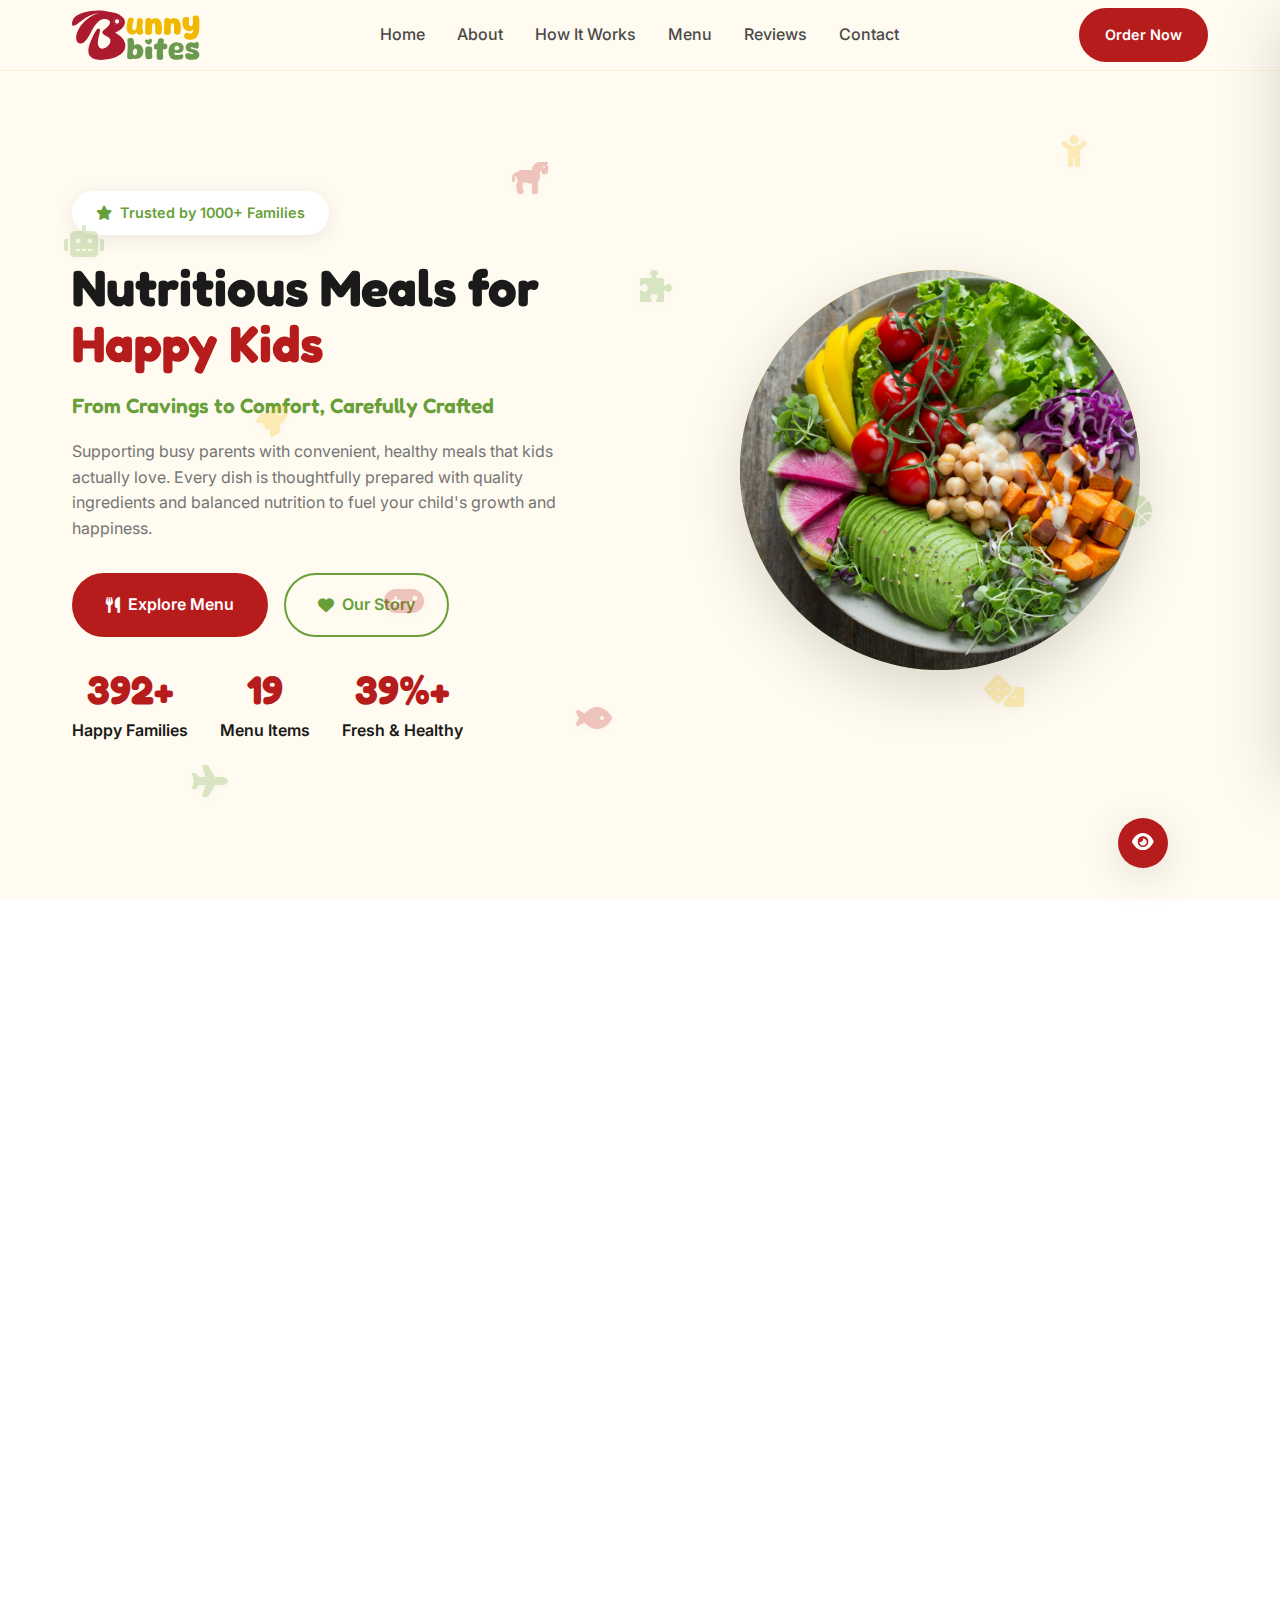
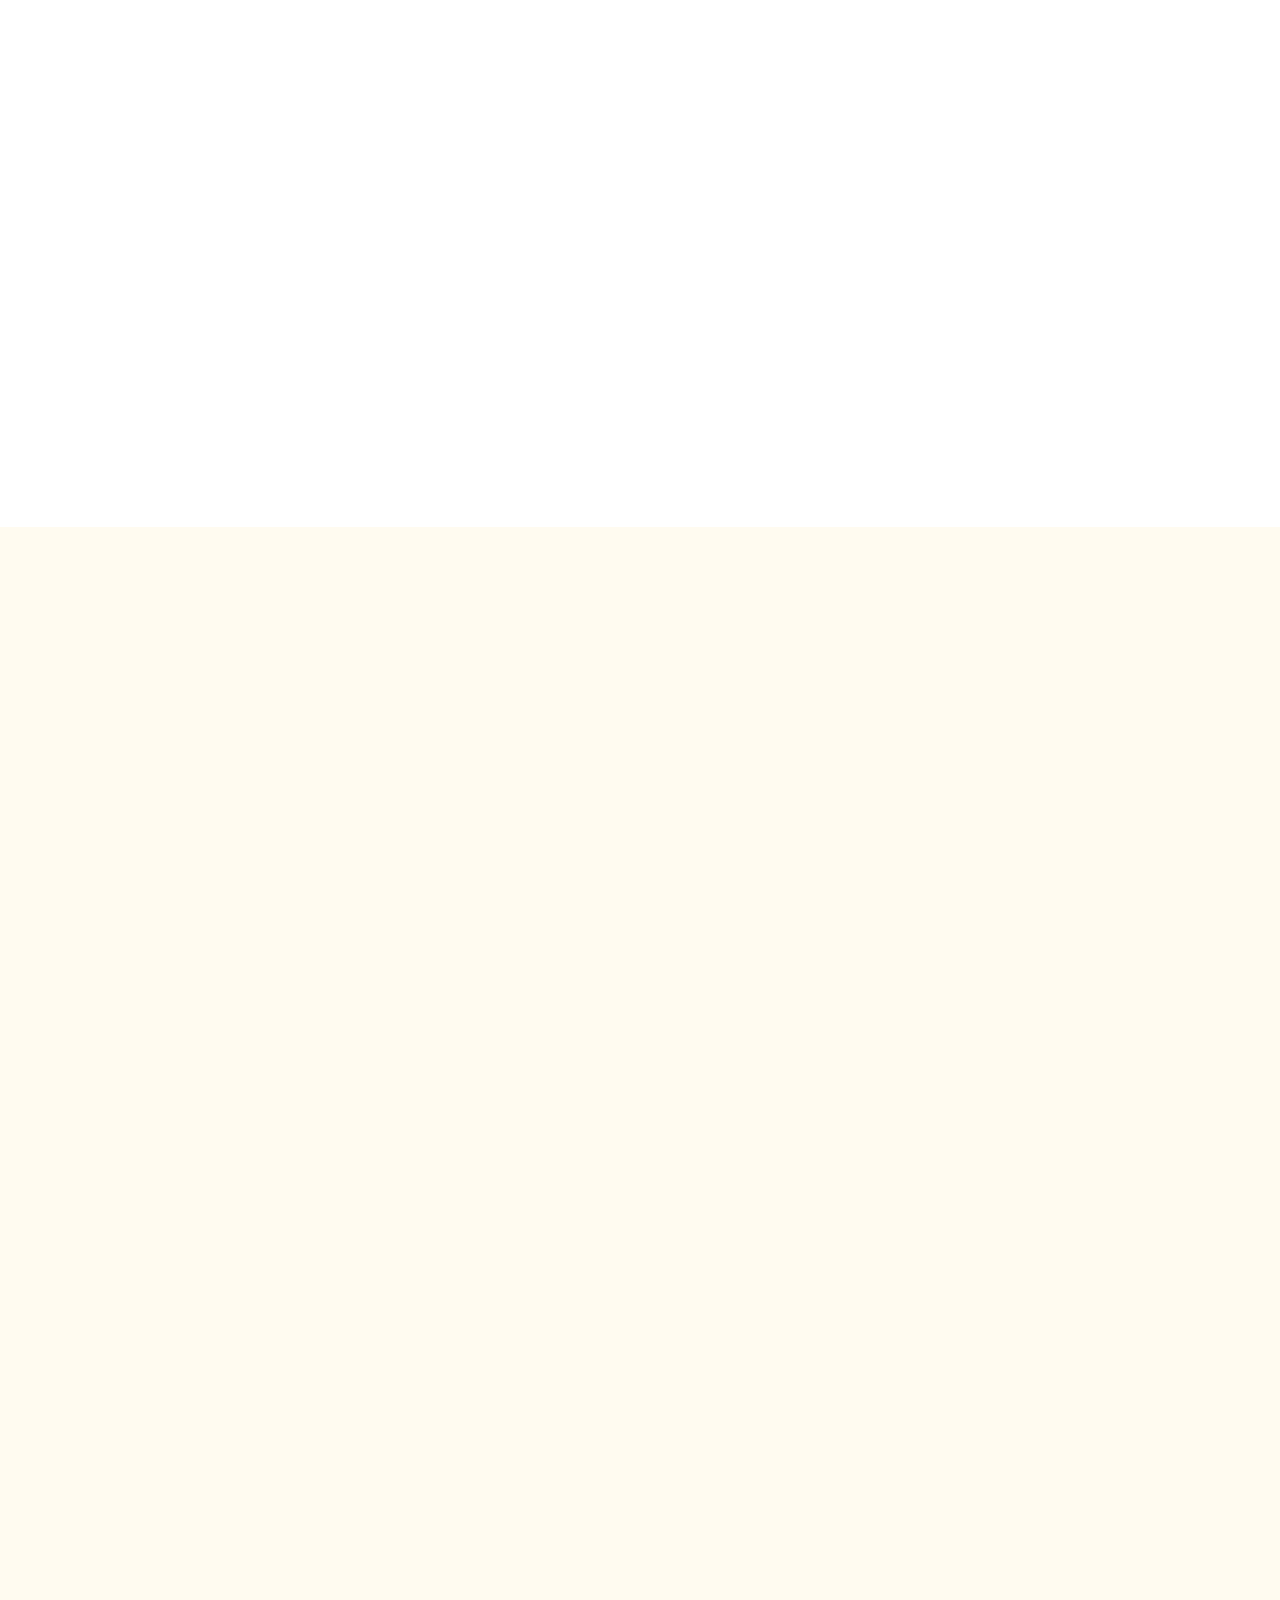
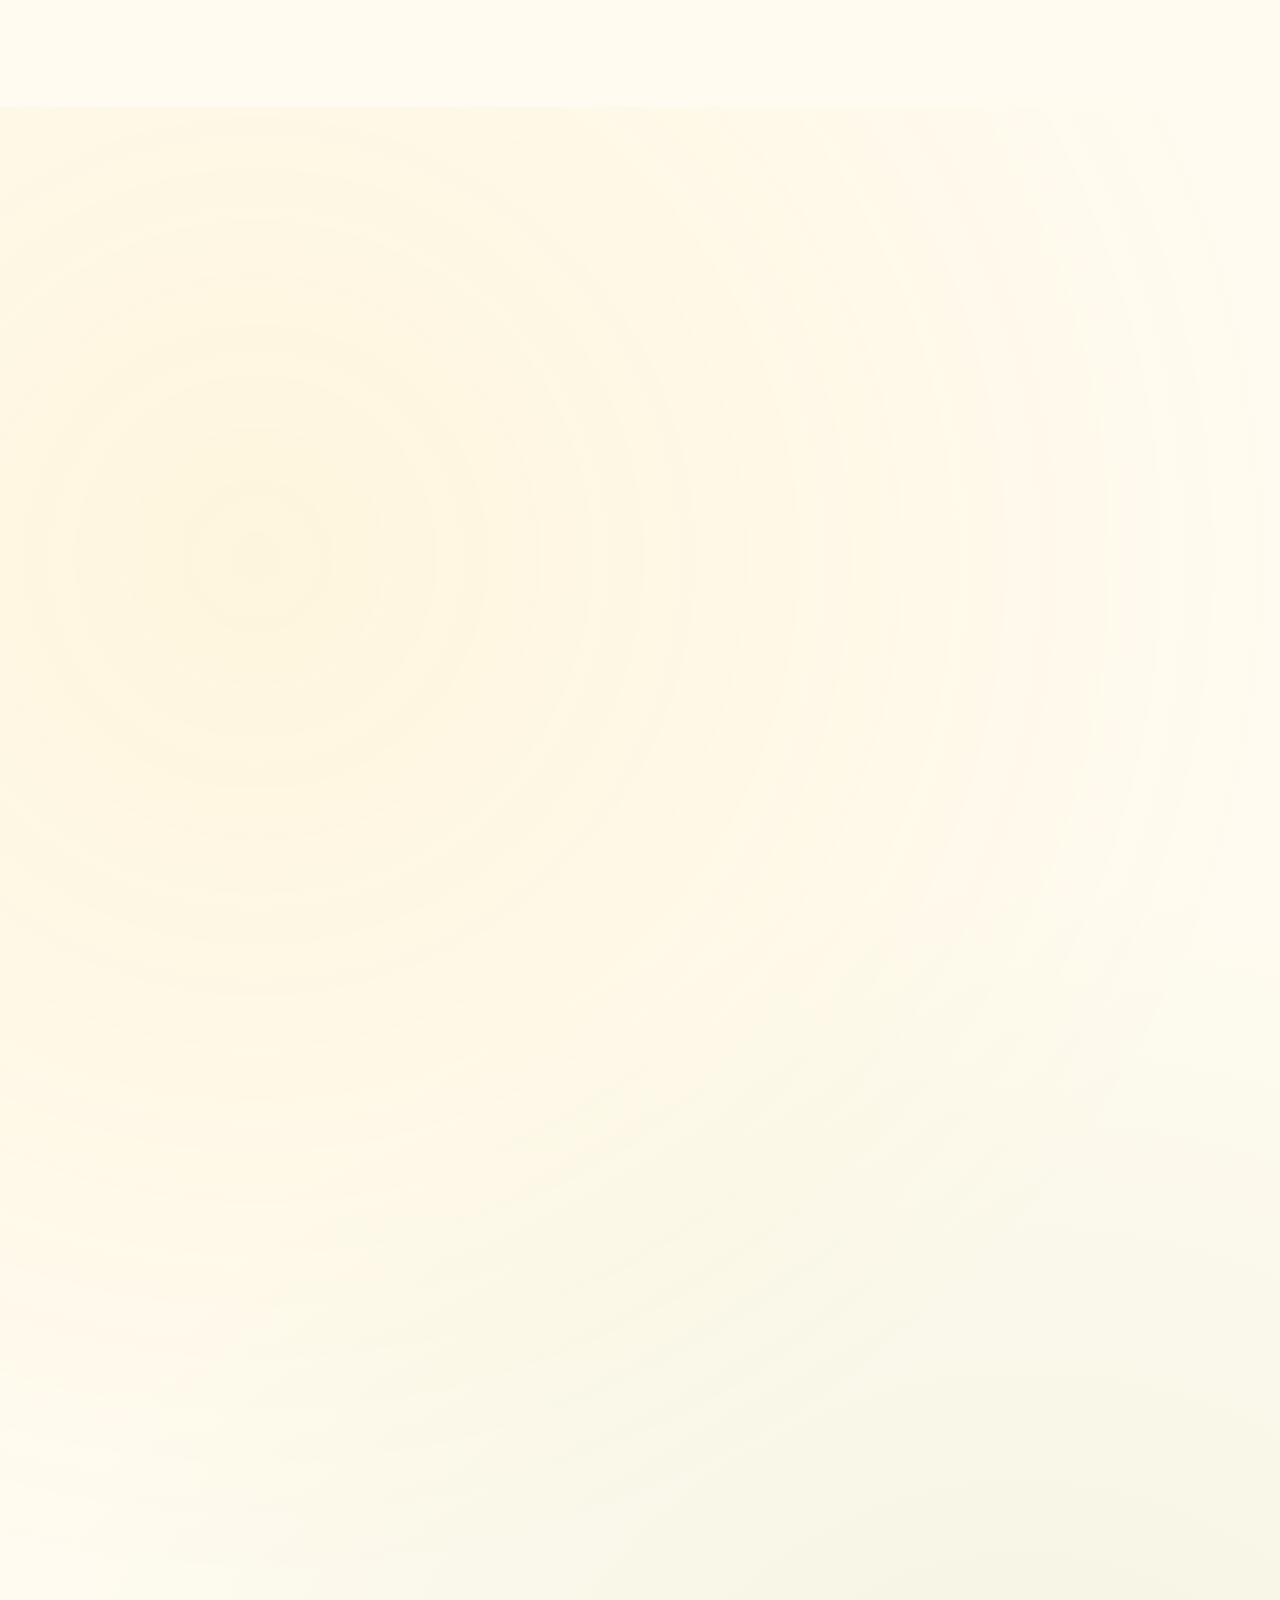
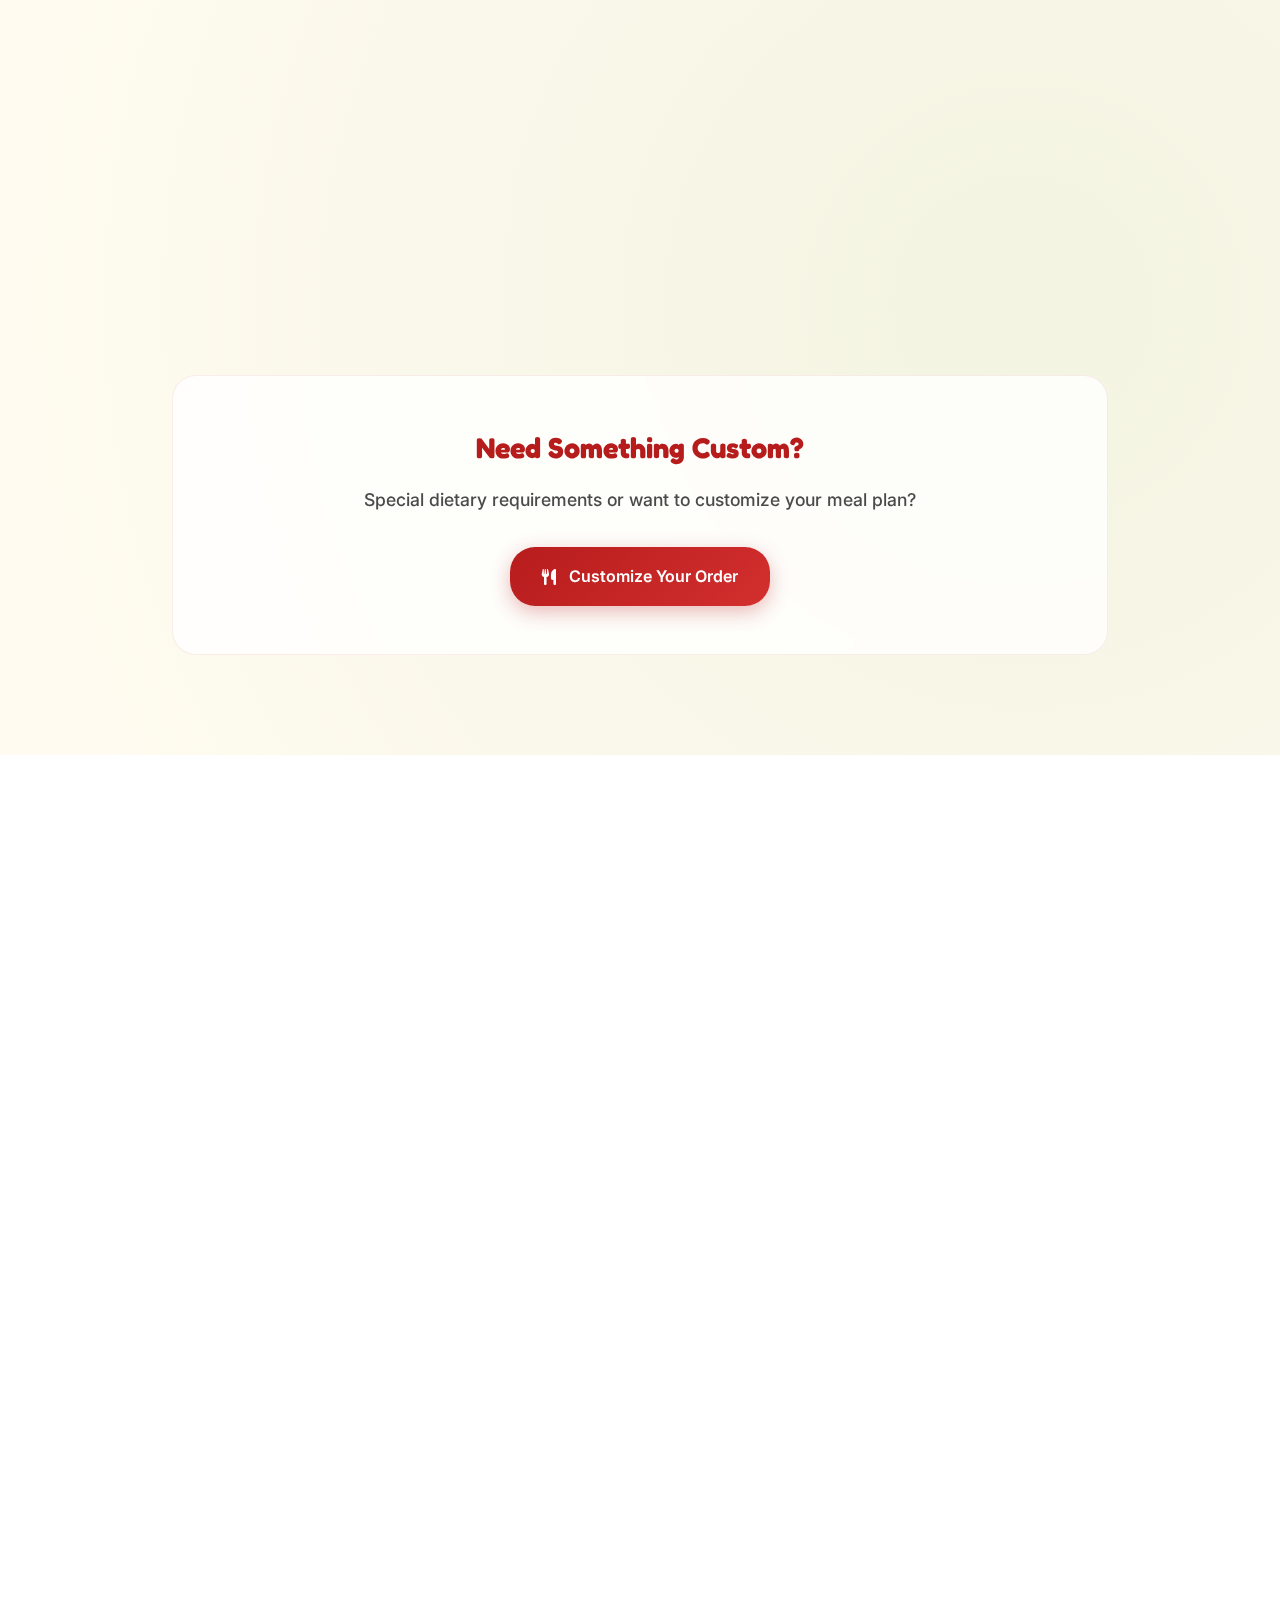
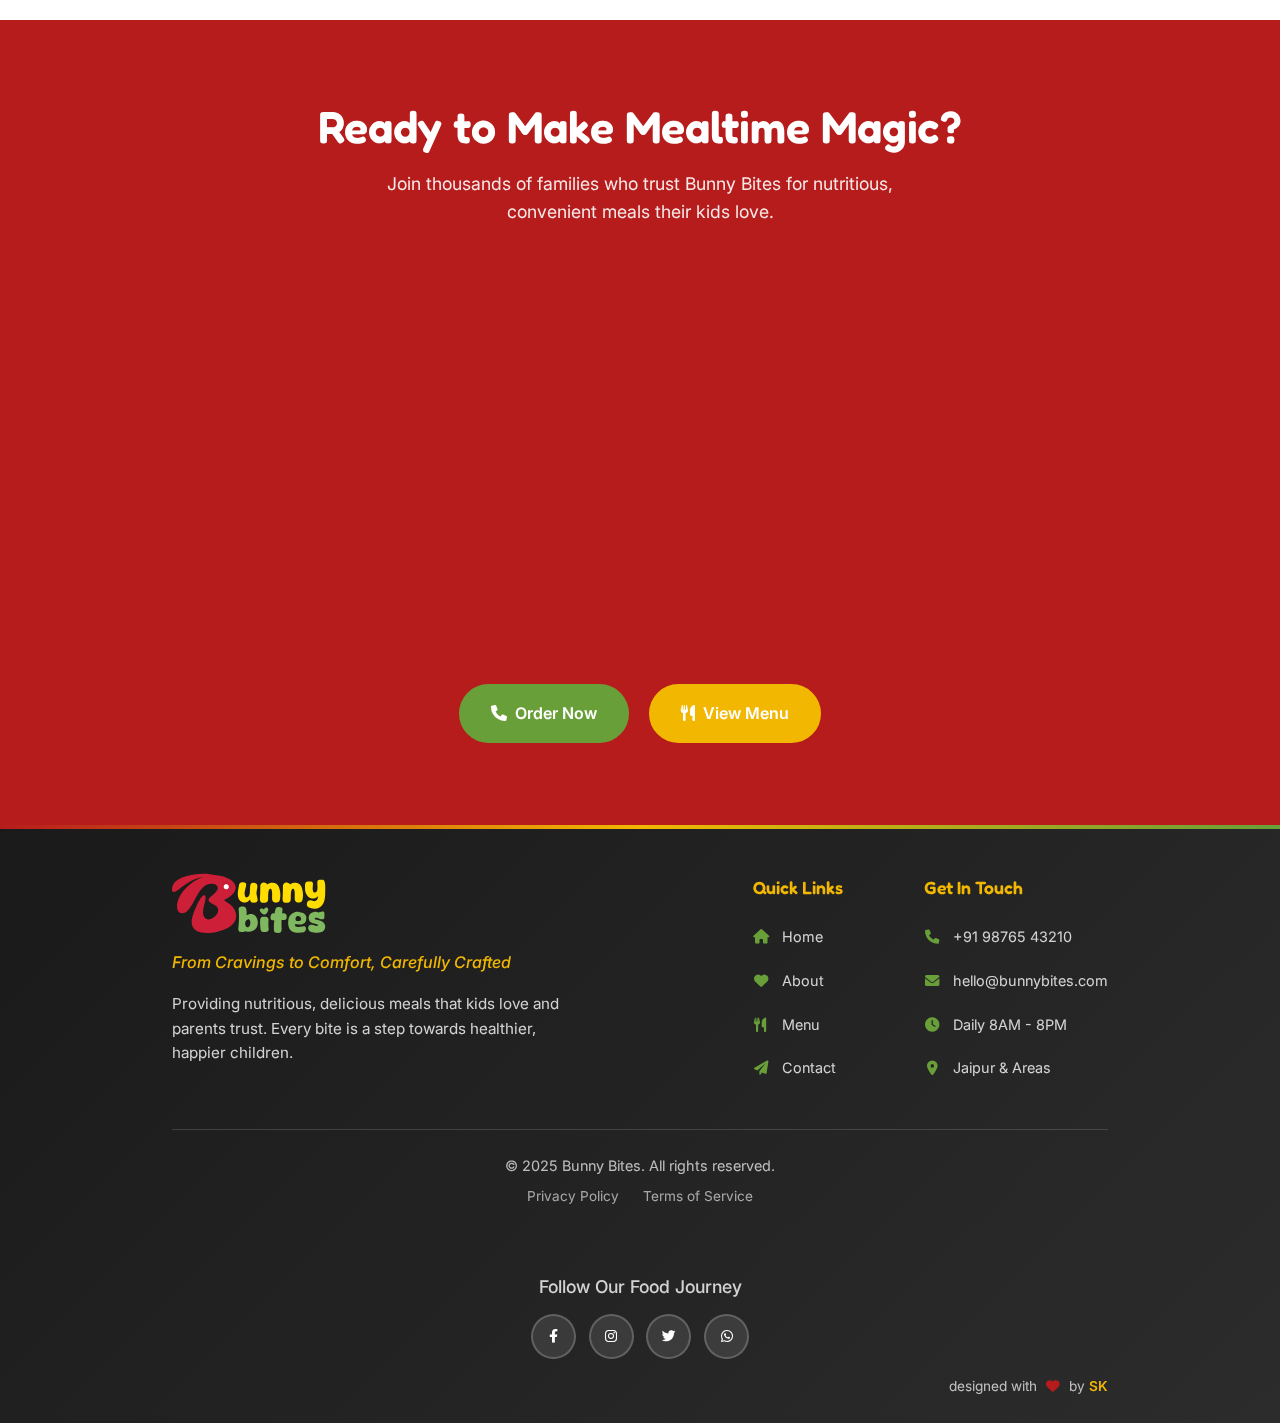
<file: index.html>
<!DOCTYPE html>
<html lang="en">
  <head>
    <meta charset="UTF-8" />
    <meta name="viewport" content="width=device-width, initial-scale=1.0" />
    <title>Bunny Bites - From Cravings to Comfort, Carefully Crafted</title>

    <!-- Font Awesome Icons -->
    <link
      href="https://cdnjs.cloudflare.com/ajax/libs/font-awesome/6.0.0/css/all.min.css"
      rel="stylesheet"
    />

    <!-- Google Fonts -->
    <link
      href="https://fonts.googleapis.com/css2?family=Inter:wght@300;400;500;600;700;800;900&family=Fredoka:wght@300;400;500;600;700&display=swap"
      rel="stylesheet"
    />

    <!-- Custom CSS -->
    <link rel="stylesheet" href="style.css" />
  </head>

  <body>
    <!-- ===== MOBILE MENU SYSTEM ===== -->
    <!-- Mobile Menu Overlay -->
    <div class="mobile-menu-overlay" id="mobile-menu-overlay"></div>

    <!-- Mobile Menu Panel -->
    <nav class="mobile-menu-panel" id="mobile-menu-panel">
      <!-- Menu Decorations -->
      <div class="menu-decorations">
        <div class="menu-floating-toy menu-toy-1">
          <i class="fas fa-rabbit"></i>
        </div>
        <div class="menu-floating-toy menu-toy-2">
          <i class="fas fa-rocket"></i>
        </div>
        <div class="menu-floating-toy menu-toy-3">
          <i class="fas fa-car"></i>
        </div>
        <div class="menu-floating-toy menu-toy-4">
          <i class="fas fa-gamepad"></i>
        </div>
        <div class="menu-floating-toy menu-toy-5">
          <i class="fas fa-basketball-ball"></i>
        </div>
      </div>

      <!-- Close Button -->
      <button
        class="menu-close-btn"
        id="menu-close-btn"
        aria-label="Close menu"
      ></button>

      <!-- Menu Header -->
      <div class="menu-header">
        <div class="menu-logo">
          <img
            src="img/bunny bites logo.svg"
            alt="Bunny Bites Logo"
            class="menu-logo-image"
          />
        </div>
      </div>

      <!-- Menu Items -->
      <ul class="menu-items">
        <li class="menu-item">
          <a href="index.html" class="menu-link">
            <div class="menu-icon">🏠</div>
            <span>Home</span>
            <div class="menu-arrow">→</div>
          </a>
        </li>
        <li class="menu-item">
          <a href="about.html" class="menu-link">
            <div class="menu-icon">🌱</div>
            <span>About</span>
            <div class="menu-arrow">→</div>
          </a>
        </li>
        <li class="menu-item">
          <a href="#how-it-works" class="menu-link">
            <div class="menu-icon">⚙️</div>
            <span>How It Works</span>
            <div class="menu-arrow">→</div>
          </a>
        </li>
        <li class="menu-item">
          <a href="menu.html" class="menu-link">
            <div class="menu-icon">🍱</div>
            <span>Menu</span>
            <div class="menu-arrow">→</div>
          </a>
        </li>
        <li class="menu-item">
          <a href="testimonials.html" class="menu-link">
            <div class="menu-icon">⭐</div>
            <span>Reviews</span>
            <div class="menu-arrow">→</div>
          </a>
        </li>
        <li class="menu-item">
          <a href="contact.html" class="menu-link">
            <div class="menu-icon">💚</div>
            <span>Contact</span>
            <div class="menu-arrow">→</div>
          </a>
        </li>
      </ul>

      <!-- Fun Footer - FIXED -->
      <div class="menu-footer">
        <div class="fun-message">
          <span class="message-icon">🎉</span>
          <p>Eat healthy, grow strong!</p>
        </div>
        <div class="menu-contact">
          <a href="tel:+919876543210" class="contact-btn">
            <i class="fas fa-phone"></i>
            Call Us
          </a>
        </div>
      </div>
    </nav>

    <!-- ===== UTILITY BUTTONS ===== -->
    <!-- Back to Top Button -->
    <button class="back-to-top" id="back-to-top" title="Back to top">
      <i class="fas fa-arrow-up"></i>
    </button>

    <!-- Floating Toys Toggle Button -->
    <button class="toys-toggle" id="toys-toggle" title="Toggle floating toys">
      <i class="fas fa-eye"></i>
    </button>

    <!-- ===== FLOATING TOYS ===== -->
    <div class="page-toys">
      <div class="floating-toy toy-1">
        <i class="fas fa-rabbit"></i>
      </div>
      <div class="floating-toy toy-2">
        <i class="fas fa-child"></i>
      </div>
      <div class="floating-toy toy-3">
        <i class="fas fa-robot"></i>
      </div>
      <div class="floating-toy toy-4">
        <i class="fas fa-car"></i>
      </div>
      <div class="floating-toy toy-5">
        <i class="fas fa-rocket"></i>
      </div>
      <div class="floating-toy toy-6">
        <i class="fas fa-basketball-ball"></i>
      </div>
      <div class="floating-toy toy-7">
        <i class="fas fa-gamepad"></i>
      </div>
      <div class="floating-toy toy-8">
        <i class="fas fa-dice"></i>
      </div>
      <div class="floating-toy toy-9">
        <i class="fas fa-plane"></i>
      </div>
      <div class="floating-toy toy-10">
        <i class="fas fa-horse"></i>
      </div>
      <div class="floating-toy toy-11">
        <i class="fas fa-paw"></i>
      </div>
      <div class="floating-toy toy-12">
        <i class="fas fa-puzzle-piece"></i>
      </div>
      <div class="floating-toy toy-13">
        <i class="fas fa-fish"></i>
      </div>
    </div>

    <!-- ===== NAVIGATION ===== -->
    <nav class="navbar" id="navbar">
      <div class="nav-container">
        <a href="index.html" class="logo">
          <img
            src="img/bunny bites logo.svg"
            alt="Bunny Bites Logo"
            class="logo-image"
          />
        </a>

        <ul class="nav-links">
          <li><a href="index.html">Home</a></li>
          <li><a href="about.html">About</a></li>
          <li><a href="#how-it-works">How It Works</a></li>
          <li><a href="#menu">Menu</a></li>
          <li><a href="#testimonials">Reviews</a></li>
          <li><a href="contact.html">Contact</a></li>
        </ul>

        <div class="nav-right">
          <a href="contact.html" class="cta-button">Order Now</a>

          <!-- Mobile Menu Toggle Button -->
          <button
            class="mobile-menu-toggle"
            id="mobile-menu-toggle"
            aria-label="Toggle Menu"
          ></button>
        </div>
      </div>
    </nav>

    <!-- ===== HERO SECTION ===== -->
    <section class="hero" id="home">
      <div class="hero-container">
        <div class="hero-content">
          <div class="hero-badge">
            <i class="fas fa-star"></i>
            Trusted by 1000+ Families
          </div>
          <h1 class="hero-title">
            Nutritious Meals for <span class="highlight">Happy Kids</span>
          </h1>
          <p class="hero-subtitle">
            From Cravings to Comfort, Carefully Crafted
          </p>
          <p class="hero-description">
            Supporting busy parents with convenient, healthy meals that kids
            actually love. Every dish is thoughtfully prepared with quality
            ingredients and balanced nutrition to fuel your child's growth and
            happiness.
          </p>
          <div class="hero-buttons">
            <a href="#menu" class="btn-primary">
              <i class="fas fa-utensils"></i>
              Explore Menu
            </a>
            <a href="#about" class="btn-secondary">
              <i class="fas fa-heart"></i>
              Our Story
            </a>
          </div>

          <!-- Stats Section -->
          <div class="hero-stats">
            <div class="stat-item">
              <div class="stat-number">1000+</div>
              <div class="stat-label">Happy Families</div>
            </div>
            <div class="stat-item">
              <div class="stat-number">50+</div>
              <div class="stat-label">Menu Items</div>
            </div>
            <div class="stat-item">
              <div class="stat-number">100%</div>
              <div class="stat-label">Fresh & Healthy</div>
            </div>
          </div>
        </div>

        <div class="hero-visual">
          <!-- Main Hero Image Container -->
          <div class="hero-image-container">
            <div class="hero-image-wrapper">
              <img
                src="img/hero-1.jpeg"
                alt="Delicious Kids Meal"
                class="hero-main-image"
              />
              <!-- Fallback if no image is added -->
              <div class="hero-image-placeholder">
                <i class="fas fa-image"></i>
                <p>Add Your Hero Image Here</p>
              </div>
            </div>

            <!-- Simple Decorative Elements -->
            <div class="hero-decoration decoration-1">
              <i class="fas fa-star"></i>
            </div>
            <div class="hero-decoration decoration-2">
              <i class="fas fa-heart"></i>
            </div>
            <div class="hero-decoration decoration-3">
              <i class="fas fa-cookie-bite"></i>
            </div>
          </div>
        </div>
      </div>
    </section>

    <!-- ===== FEATURES SECTION ===== -->
    <section class="features" id="about">
      <div class="section-container">
        <div class="section-header">
          <span class="section-badge">Why Choose Us</span>
          <h2 class="section-title">Why Parents Trust Bunny Bites</h2>
          <p class="section-description">
            We're committed to making mealtime easier while never compromising
            on nutrition and taste. Our approach combines convenience with care,
            ensuring every meal supports your child's growth.
          </p>
        </div>
        <div class="features-grid">
          <div class="feature-card">
            <div class="feature-icon">
              <i class="fas fa-leaf"></i>
            </div>
            <h3 class="feature-title">Health & Nutrition</h3>
            <p class="feature-description">
              Every meal is carefully balanced with quality ingredients,
              providing essential nutrients for growing children while
              maintaining delicious flavors they'll love.
            </p>
          </div>
          <div class="feature-card">
            <div class="feature-icon">
              <i class="fas fa-clock"></i>
            </div>
            <h3 class="feature-title">Convenience for Parents</h3>
            <p class="feature-description">
              We understand busy schedules. Our cloud kitchen delivers fresh,
              ready-to-eat meals that save you time without sacrificing quality
              family nutrition.
            </p>
          </div>
          <div class="feature-card">
            <div class="feature-icon">
              <i class="fas fa-shield-alt"></i>
            </div>
            <h3 class="feature-title">Trust & Transparency</h3>
            <p class="feature-description">
              We're open about our ingredients, sourcing, and preparation
              methods. Building trust through transparency is at the heart of
              everything we do.
            </p>
          </div>
          <div class="feature-card">
            <div class="feature-icon">
              <i class="fas fa-truck"></i>
            </div>
            <h3 class="feature-title">Fast Delivery</h3>
            <p class="feature-description">
              Quick and reliable delivery service ensures your meals arrive
              fresh and on time, making mealtime stress-free for busy families.
            </p>
          </div>
        </div>
      </div>
    </section>

    <!-- ===== HOW IT WORKS SECTION ===== -->
    <section class="how-it-works" id="how-it-works">
      <div class="section-container">
        <div class="section-header">
          <span class="section-badge">How It Works</span>
          <h2 class="section-title">Simple Steps to Happy Meals</h2>
          <p class="section-description">
            Getting nutritious, delicious meals for your kids has never been
            easier. Our streamlined process ensures fresh, quality food
            delivered right to your door.
          </p>
        </div>
        <div class="steps-grid">
          <div class="step-card">
            <div class="step-number">1</div>
            <div class="step-icon">
              <i class="fas fa-utensils"></i>
            </div>
            <h3 class="step-title">Choose Your Meals</h3>
            <p class="step-description">
              Browse our carefully curated menu of kid-friendly, nutritious
              meals. Filter by dietary preferences and your child's favorites.
            </p>
          </div>
          <div class="step-card">
            <div class="step-number">2</div>
            <div class="step-icon">
              <i class="fas fa-fire"></i>
            </div>
            <h3 class="step-title">We Prepare Fresh</h3>
            <p class="step-description">
              Our expert chefs prepare each meal with fresh, quality ingredients
              in our certified cloud kitchen, ensuring safety and nutrition.
            </p>
          </div>
          <div class="step-card">
            <div class="step-number">3</div>
            <div class="step-icon">
              <i class="fas fa-truck"></i>
            </div>
            <h3 class="step-title">Fast Delivery</h3>
            <p class="step-description">
              Your meals are carefully packaged and delivered fresh to your door
              within our promised timeframe. Hot meals stay hot, cold stays
              cold.
            </p>
          </div>
          <div class="step-card">
            <div class="step-number">4</div>
            <div class="step-icon">
              <i class="fas fa-smile"></i>
            </div>
            <h3 class="step-title">Enjoy Together</h3>
            <p class="step-description">
              Watch your kids enjoy their nutritious meals while you relax
              knowing they're getting the best nutrition for their growth.
            </p>
          </div>
        </div>
      </div>
    </section>

    <!-- ===== Menu Section ===== -->

    <section class="menu" id="menu">
      <div class="section-container">
        <div class="section-header">
          <span class="section-badge">Healthy Tiffins</span>
          <h2 class="section-title">Nutritious Meal Boxes</h2>
          <p class="section-description">
            Carefully curated healthy meal boxes packed with wholesome
            ingredients, balanced nutrition, and delicious flavors. Each tiffin
            is designed to provide complete nutrition for growing children while
            maintaining authentic taste.
          </p>
        </div>

        <div class="menu-grid">
          <!-- Vegetable Pulao Meal Box -->
          <div class="menu-card">
            <div class="menu-image">
              <img
                src="img/1.jpeg"
                alt="Vegetable Pulao Meal Box"
                class="food-image"
              />
              <div class="image-placeholder">
                <i class="fas fa-bowl-food"></i>
                <span>Meal Box</span>
              </div>
              <div class="nutrition-badge">
                <i class="fas fa-leaf"></i>
                <span>High Fiber</span>
              </div>
              <div class="price-overlay">₹149</div>
            </div>
            <div class="menu-content">
              <h3 class="menu-title">Vegetable Pulao Meal Box</h3>
              <div class="rating">
                <div class="stars">
                  <i class="fas fa-star"></i>
                  <i class="fas fa-star"></i>
                  <i class="fas fa-star"></i>
                  <i class="fas fa-star"></i>
                  <i class="fas fa-star"></i>
                </div>
                <span class="rating-text">5.0</span>
              </div>
              <p class="menu-description">
                Aromatic basmati rice cooked with fresh vegetables, served with
                dal, pickle, and papad. Rich in fiber and plant-based proteins.
              </p>
              <div class="ingredients">
                <span class="ingredient-tag">Rice</span>
                <span class="ingredient-tag">Vegetables</span>
                <span class="ingredient-tag">Dal</span>
              </div>
              <div class="menu-meta">
                <span class="age-info">👶 Perfect for ages 5-12</span>
                <span class="delivery-info">🚚 30 min delivery</span>
              </div>
              <button class="order-btn" data-item="vegetable-pulao">
                <i class="fas fa-shopping-cart"></i>
                Order Now
              </button>
            </div>
          </div>

          <!-- Paneer Paratha Meal Box -->
          <div class="menu-card">
            <div class="menu-image">
              <img
                src="img/2.jpeg"
                alt="Paneer Paratha Meal Box"
                class="food-image"
              />
              <div class="image-placeholder">
                <i class="fas fa-bread-slice"></i>
                <span>Meal Box</span>
              </div>
              <div class="nutrition-badge">
                <i class="fas fa-cheese"></i>
                <span>High Protein</span>
              </div>
              <div class="price-overlay">₹179</div>
            </div>
            <div class="menu-content">
              <h3 class="menu-title">Paneer Paratha Meal Box</h3>
              <div class="rating">
                <div class="stars">
                  <i class="fas fa-star"></i>
                  <i class="fas fa-star"></i>
                  <i class="fas fa-star"></i>
                  <i class="fas fa-star"></i>
                  <i class="fas fa-star"></i>
                </div>
                <span class="rating-text">5.0</span>
              </div>
              <p class="menu-description">
                Whole wheat parathas stuffed with fresh paneer, served with
                curd, butter, and seasonal vegetables. High in calcium and
                protein.
              </p>
              <div class="ingredients">
                <span class="ingredient-tag">Paneer</span>
                <span class="ingredient-tag">Wheat</span>
                <span class="ingredient-tag">Curd</span>
              </div>
              <div class="menu-meta">
                <span class="age-info">👶 Perfect for ages 5-12</span>
                <span class="delivery-info">🚚 30 min delivery</span>
              </div>
              <button class="order-btn" data-item="paneer-paratha">
                <i class="fas fa-shopping-cart"></i>
                Order Now
              </button>
            </div>
          </div>

          <!-- Mixed Vegetable Khichdi -->
          <div class="menu-card">
            <div class="menu-image">
              <img
                src="img/3.jpeg"
                alt="Mixed Vegetable Khichdi"
                class="food-image"
              />
              <div class="image-placeholder">
                <i class="fas fa-seedling"></i>
                <span>Meal Box</span>
              </div>
              <div class="nutrition-badge">
                <i class="fas fa-heart"></i>
                <span>Easy Digest</span>
              </div>
              <div class="price-overlay">₹129</div>
            </div>
            <div class="menu-content">
              <h3 class="menu-title">Mixed Vegetable Khichdi</h3>
              <div class="rating">
                <div class="stars">
                  <i class="fas fa-star"></i>
                  <i class="fas fa-star"></i>
                  <i class="fas fa-star"></i>
                  <i class="fas fa-star"></i>
                  <i class="fas fa-star"></i>
                </div>
                <span class="rating-text">5.0</span>
              </div>
              <p class="menu-description">
                Comfort food made with rice, moong dal, and seasonal vegetables.
                Easy to digest, nutritious, and perfect for growing kids.
              </p>
              <div class="ingredients">
                <span class="ingredient-tag">Rice</span>
                <span class="ingredient-tag">Moong Dal</span>
                <span class="ingredient-tag">Veggies</span>
              </div>
              <div class="menu-meta">
                <span class="age-info">👶 Perfect for ages 3-10</span>
                <span class="delivery-info">🚚 30 min delivery</span>
              </div>
              <button class="order-btn" data-item="khichdi">
                <i class="fas fa-shopping-cart"></i>
                Order Now
              </button>
            </div>
          </div>

          <!-- Quinoa Veggie Bowl -->
          <div class="menu-card">
            <div class="menu-image">
              <img
                src="img/4.jpeg"
                alt="Quinoa Veggie Bowl"
                class="food-image"
              />
              <div class="image-placeholder">
                <i class="fas fa-leaf"></i>
                <span>Meal Box</span>
              </div>
              <div class="nutrition-badge special">
                <i class="fas fa-star"></i>
                <span>Superfood</span>
              </div>
              <div class="price-overlay">₹199</div>
            </div>
            <div class="menu-content">
              <h3 class="menu-title">Quinoa Veggie Bowl</h3>
              <div class="rating">
                <div class="stars">
                  <i class="fas fa-star"></i>
                  <i class="fas fa-star"></i>
                  <i class="fas fa-star"></i>
                  <i class="fas fa-star"></i>
                  <i class="fas fa-star"></i>
                </div>
                <span class="rating-text">5.0</span>
              </div>
              <p class="menu-description">
                Protein-rich quinoa cooked with colorful vegetables, nuts, and
                herbs. A superfood meal packed with complete amino acids and
                vitamins.
              </p>
              <div class="ingredients">
                <span class="ingredient-tag">Quinoa</span>
                <span class="ingredient-tag">Nuts</span>
                <span class="ingredient-tag">Herbs</span>
              </div>
              <div class="menu-meta">
                <span class="age-info">👶 Perfect for ages 6-15</span>
                <span class="delivery-info">🚚 30 min delivery</span>
              </div>
              <button class="order-btn" data-item="quinoa-bowl">
                <i class="fas fa-shopping-cart"></i>
                Order Now
              </button>
            </div>
          </div>

          <!-- Traditional Thali Box -->
          <div class="menu-card">
            <div class="menu-image">
              <img
                src="img/5.jpeg"
                alt="Traditional Thali Box"
                class="food-image"
              />
              <div class="image-placeholder">
                <i class="fas fa-utensils"></i>
                <span>Meal Box</span>
              </div>
              <div class="nutrition-badge balanced">
                <i class="fas fa-balance-scale"></i>
                <span>Balanced</span>
              </div>
              <div class="price-overlay">₹169</div>
            </div>
            <div class="menu-content">
              <h3 class="menu-title">Traditional Thali Box</h3>
              <div class="rating">
                <div class="stars">
                  <i class="fas fa-star"></i>
                  <i class="fas fa-star"></i>
                  <i class="fas fa-star"></i>
                  <i class="fas fa-star"></i>
                  <i class="fas fa-star"></i>
                </div>
                <span class="rating-text">5.0</span>
              </div>
              <p class="menu-description">
                Complete balanced meal with roti, seasonal sabzi, dal, rice, and
                salad. Traditional flavors with modern nutrition science.
              </p>
              <div class="ingredients">
                <span class="ingredient-tag">Roti</span>
                <span class="ingredient-tag">Dal</span>
                <span class="ingredient-tag">Sabzi</span>
              </div>
              <div class="menu-meta">
                <span class="age-info">👶 Perfect for ages 5-15</span>
                <span class="delivery-info">🚚 30 min delivery</span>
              </div>
              <button class="order-btn" data-item="thali-box">
                <i class="fas fa-shopping-cart"></i>
                Order Now
              </button>
            </div>
          </div>

          <!-- Brown Rice Rajma Bowl -->
          <div class="menu-card">
            <div class="menu-image">
              <img
                src="img/6.webp"
                alt="Brown Rice Rajma Bowl"
                class="food-image"
              />
              <div class="image-placeholder">
                <i class="fas fa-bowl-rice"></i>
                <span>Meal Box</span>
              </div>
              <div class="nutrition-badge iron">
                <i class="fas fa-dumbbell"></i>
                <span>High Iron</span>
              </div>
              <div class="price-overlay">₹159</div>
            </div>
            <div class="menu-content">
              <h3 class="menu-title">Brown Rice Rajma Bowl</h3>
              <div class="rating">
                <div class="stars">
                  <i class="fas fa-star"></i>
                  <i class="fas fa-star"></i>
                  <i class="fas fa-star"></i>
                  <i class="fas fa-star"></i>
                  <i class="fas fa-star"></i>
                </div>
                <span class="rating-text">5.0</span>
              </div>
              <p class="menu-description">
                Hearty kidney beans curry served with fiber-rich brown rice,
                pickled onions, and mint chutney. High in protein and iron.
              </p>
              <div class="ingredients">
                <span class="ingredient-tag">Rajma</span>
                <span class="ingredient-tag">Brown Rice</span>
                <span class="ingredient-tag">Chutney</span>
              </div>
              <div class="menu-meta">
                <span class="age-info">👶 Perfect for ages 6-15</span>
                <span class="delivery-info">🚚 30 min delivery</span>
              </div>
              <button class="order-btn" data-item="rajma-bowl">
                <i class="fas fa-shopping-cart"></i>
                Order Now
              </button>
            </div>
          </div>
        </div>

        <!-- View All Menu CTA -->
        <div class="menu-cta">
          <h3>Need Something Custom?</h3>
          <p>
            Special dietary requirements or want to customize your meal plan?
          </p>
          <a href="contact.html" class="cta-btn">
            <i class="fas fa-utensils"></i>
            Customize Your Order
          </a>
        </div>
      </div>
    </section>

    <!-- ===== TESTIMONIALS SECTION ===== -->
    <section class="testimonials" id="testimonials">
      <div class="section-container">
        <div class="section-header">
          <span class="section-badge">Testimonials</span>
          <h2 class="section-title">What Parents Are Saying</h2>
          <p class="section-description">
            Real feedback from families who trust Bunny Bites for their
            children's nutrition and happiness.
          </p>
        </div>
        <div class="testimonials-grid">
          <div class="testimonial-card">
            <div class="testimonial-rating">
              <i class="fas fa-star"></i>
              <i class="fas fa-star"></i>
              <i class="fas fa-star"></i>
              <i class="fas fa-star"></i>
              <i class="fas fa-star"></i>
            </div>
            <p class="testimonial-text">
              "My kids actually ask for the veggie burgers! As a working mom,
              Bunny Bites has been a lifesaver for nutritious meals without the
              hassle."
            </p>
            <div class="testimonial-author">- Priya S., Mother of 2</div>
          </div>
          <div class="testimonial-card">
            <div class="testimonial-rating">
              <i class="fas fa-star"></i>
              <i class="fas fa-star"></i>
              <i class="fas fa-star"></i>
              <i class="fas fa-star"></i>
              <i class="fas fa-star"></i>
            </div>
            <p class="testimonial-text">
              "Finally found a meal service that cares about ingredients as much
              as I do. The transparency about sourcing gives me peace of mind."
            </p>
            <div class="testimonial-author">- Rahul M., Father of 1</div>
          </div>
          <div class="testimonial-card">
            <div class="testimonial-rating">
              <i class="fas fa-star"></i>
              <i class="fas fa-star"></i>
              <i class="fas fa-star"></i>
              <i class="fas fa-star"></i>
              <i class="fas fa-star"></i>
            </div>
            <p class="testimonial-text">
              "The portion sizes are perfect and my daughter loves the colorful
              presentations. It's made mealtime so much more enjoyable for our
              family."
            </p>
            <div class="testimonial-author">- Anjali K., Mother of 3</div>
          </div>
          <div class="testimonial-card">
            <div class="testimonial-rating">
              <i class="fas fa-star"></i>
              <i class="fas fa-star"></i>
              <i class="fas fa-star"></i>
              <i class="fas fa-star"></i>
              <i class="fas fa-star"></i>
            </div>
            <p class="testimonial-text">
              "Delivery is always on time and the packaging keeps everything
              fresh. My son especially loves the fruit bowls and smoothies!"
            </p>
            <div class="testimonial-author">- Vikram P., Father of 2</div>
          </div>
        </div>
      </div>
    </section>

    <!-- ===== CONTACT SECTION ===== -->
    <section class="contact" id="contact">
      <div class="section-container">
        <h2 class="section-title">Ready to Make Mealtime Magic?</h2>
        <p class="section-description">
          Join thousands of families who trust Bunny Bites for nutritious,
          convenient meals their kids love.
        </p>
        <div class="contact-grid">
          <div class="contact-item">
            <i class="fas fa-phone"></i>
            <h4>Call Us</h4>
            <p>+91 98765 43210</p>
          </div>
          <div class="contact-item">
            <i class="fas fa-envelope"></i>
            <h4>Email Us</h4>
            <p>hello@bunnybites.com</p>
          </div>
          <div class="contact-item">
            <i class="fas fa-clock"></i>
            <h4>Delivery Hours</h4>
            <p>Daily 8AM - 8PM</p>
          </div>
          <div class="contact-item">
            <i class="fas fa-map-marker-alt"></i>
            <h4>Service Area</h4>
            <p>Jaipur & Nearby Areas</p>
          </div>
        </div>
        <div class="contact-actions">
          <a href="contact.html" class="btn-primary btn-solid-green">
            <i class="fas fa-phone"></i>
            Order Now
          </a>
          <a href="#menu" class="btn-primary btn-solid-yellow">
            <i class="fas fa-utensils"></i>
            View Menu
          </a>
        </div>
      </div>
    </section>

    <!-- ===== IMPROVED FOOTER ===== -->
    <footer class="footer">
      <div class="section-container">
        <div class="footer-content">
          <div class="footer-brand">
            <div class="logo">
              <img
                src="img/bunny bites logo.svg"
                alt="Bunny Bites Logo"
                class="logo-image"
              />
            </div>
            <p class="footer-tagline">
              From Cravings to Comfort, Carefully Crafted
            </p>
            <p class="footer-description">
              Providing nutritious, delicious meals that kids love and parents
              trust. Every bite is a step towards healthier, happier children.
            </p>
          </div>

          <div class="footer-links">
            <div class="footer-column">
              <h4>Quick Links</h4>
              <ul>
                <li>
                  <a href="#home"><i class="fas fa-home"></i> Home</a>
                </li>
                <li>
                  <a href="#about"><i class="fas fa-heart"></i> About</a>
                </li>
                <li>
                  <a href="#menu"><i class="fas fa-utensils"></i> Menu</a>
                </li>
                <li>
                  <a href="contact.html"
                    ><i class="fas fa-paper-plane"></i> Contact</a
                  >
                </li>
              </ul>
            </div>

            <div class="footer-column">
              <h4>Get In Touch</h4>
              <ul>
                <li>
                  <a href="tel:+919876543210"
                    ><i class="fas fa-phone"></i> +91 98765 43210</a
                  >
                </li>
                <li>
                  <a href="mailto:hello@bunnybites.com"
                    ><i class="fas fa-envelope"></i> hello@bunnybites.com</a
                  >
                </li>
                <li>
                  <a href="#"><i class="fas fa-clock"></i> Daily 8AM - 8PM</a>
                </li>
                <li>
                  <a href="#"
                    ><i class="fas fa-map-marker-alt"></i> Jaipur & Areas</a
                  >
                </li>
              </ul>
            </div>
          </div>
        </div>

        <div class="footer-bottom">
          <div class="footer-bottom-content">
            <div class="footer-bottom-left">
              <p>&copy; 2025 Bunny Bites. All rights reserved.</p>
              <div class="footer-legal">
                <a href="#">Privacy Policy</a>
                <a href="#">Terms of Service</a>
              </div>
            </div>

            <div class="footer-bottom-right">
              <div class="footer-social">
                <p>Follow Our Food Journey</p>
                <div class="social-links">
                  <a
                    href="#"
                    class="social-link facebook"
                    aria-label="Facebook"
                  >
                    <i class="fab fa-facebook-f"></i>
                  </a>
                  <a
                    href="#"
                    class="social-link instagram"
                    aria-label="Instagram"
                  >
                    <i class="fab fa-instagram"></i>
                  </a>
                  <a href="#" class="social-link twitter" aria-label="Twitter">
                    <i class="fab fa-twitter"></i>
                  </a>
                  <a
                    href="#"
                    class="social-link whatsapp"
                    aria-label="WhatsApp"
                  >
                    <i class="fab fa-whatsapp"></i>
                  </a>
                </div>
              </div>
              <p class="footer-credit">
                designed with <i class="fas fa-heart"></i> by
                <a href="#">SK</a>
              </p>
            </div>
          </div>
        </div>
      </div>
    </footer>

    <!-- ===== JAVASCRIPT ===== -->
    <script src="script.js"></script>
  </body>
</html>
</file>
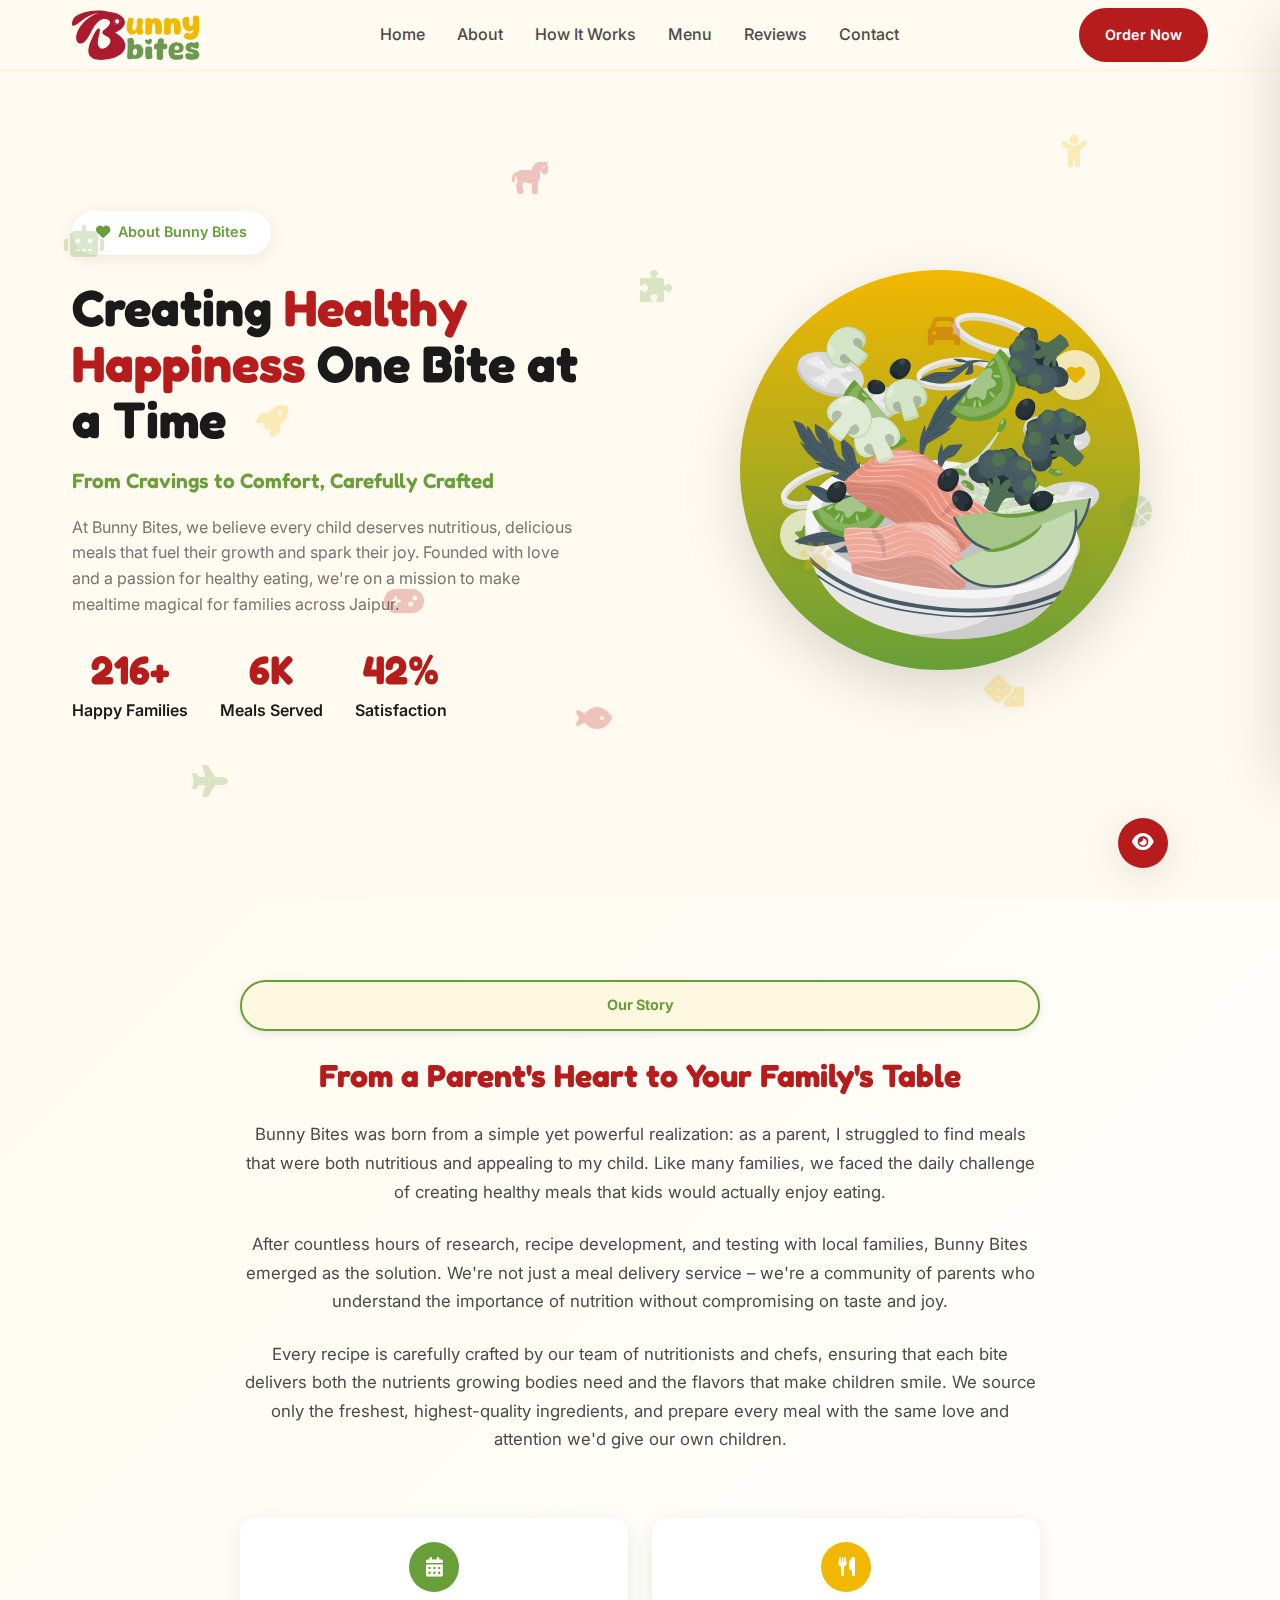
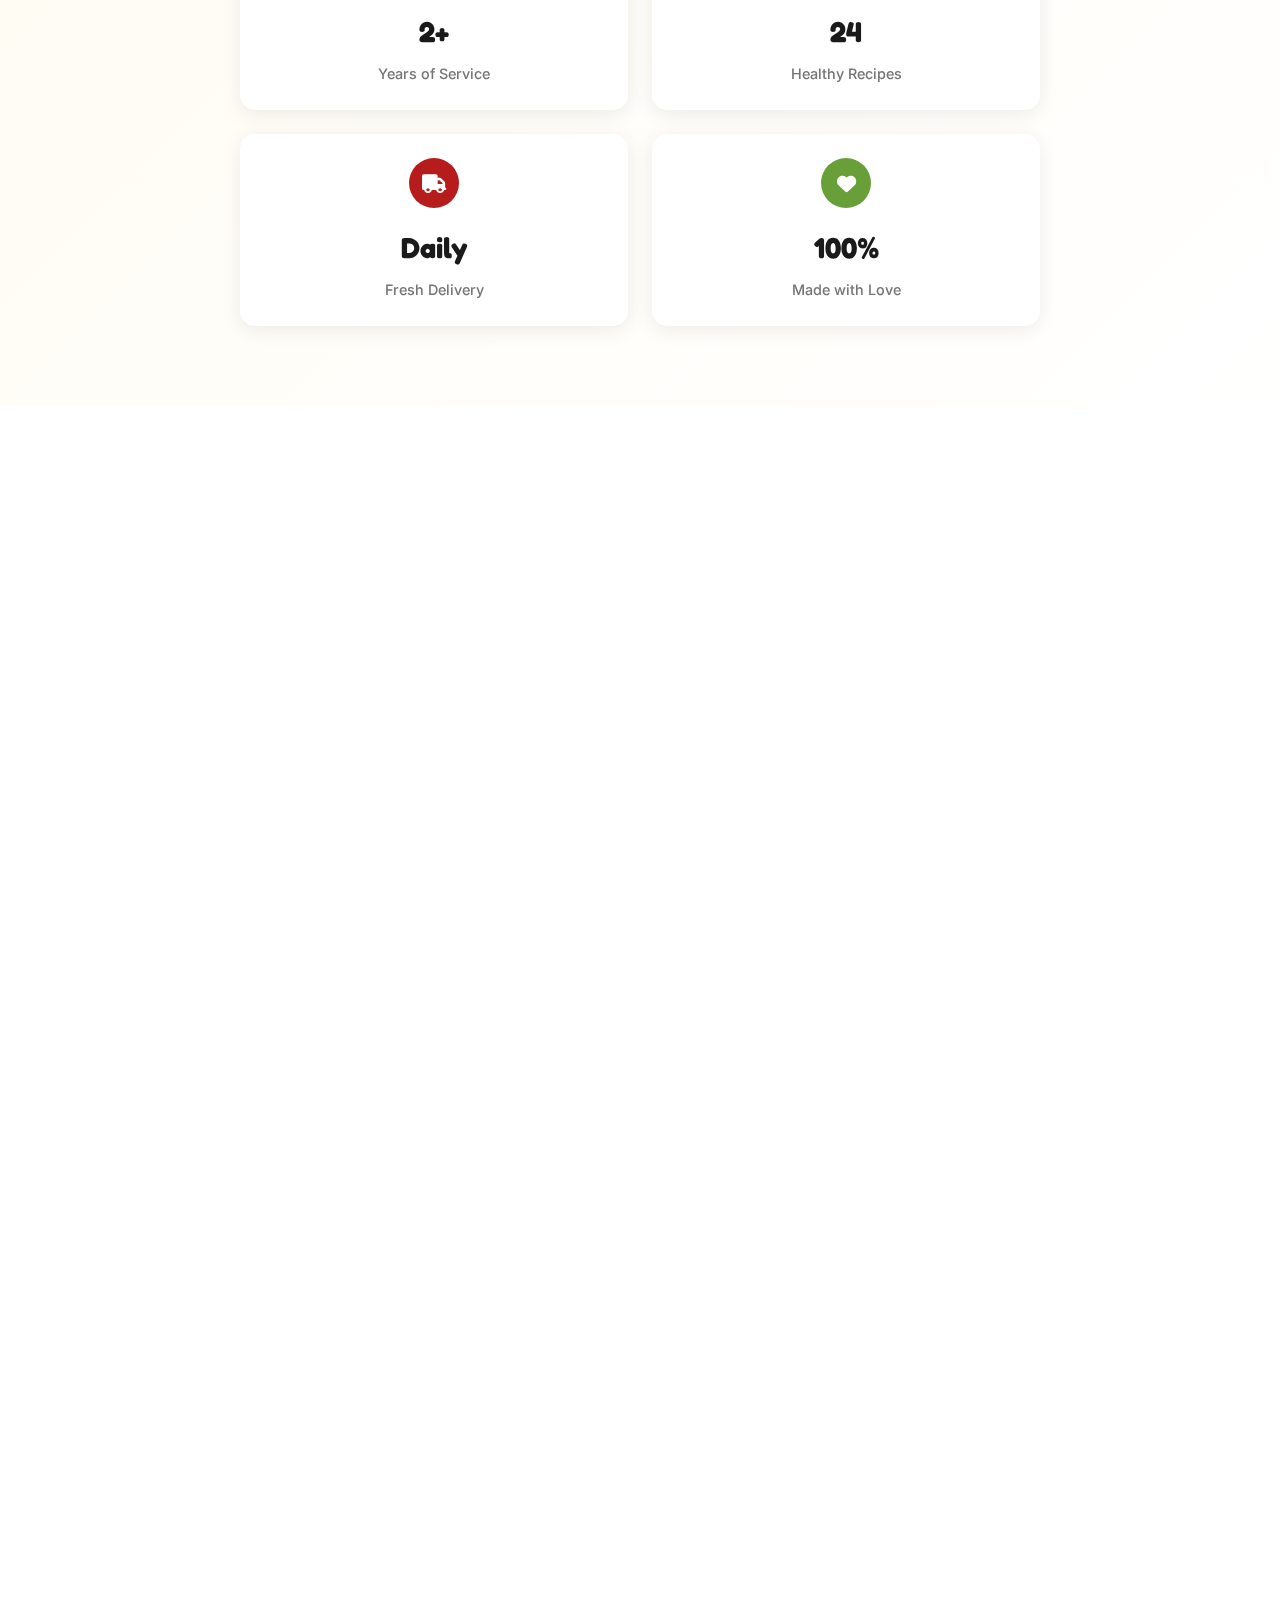
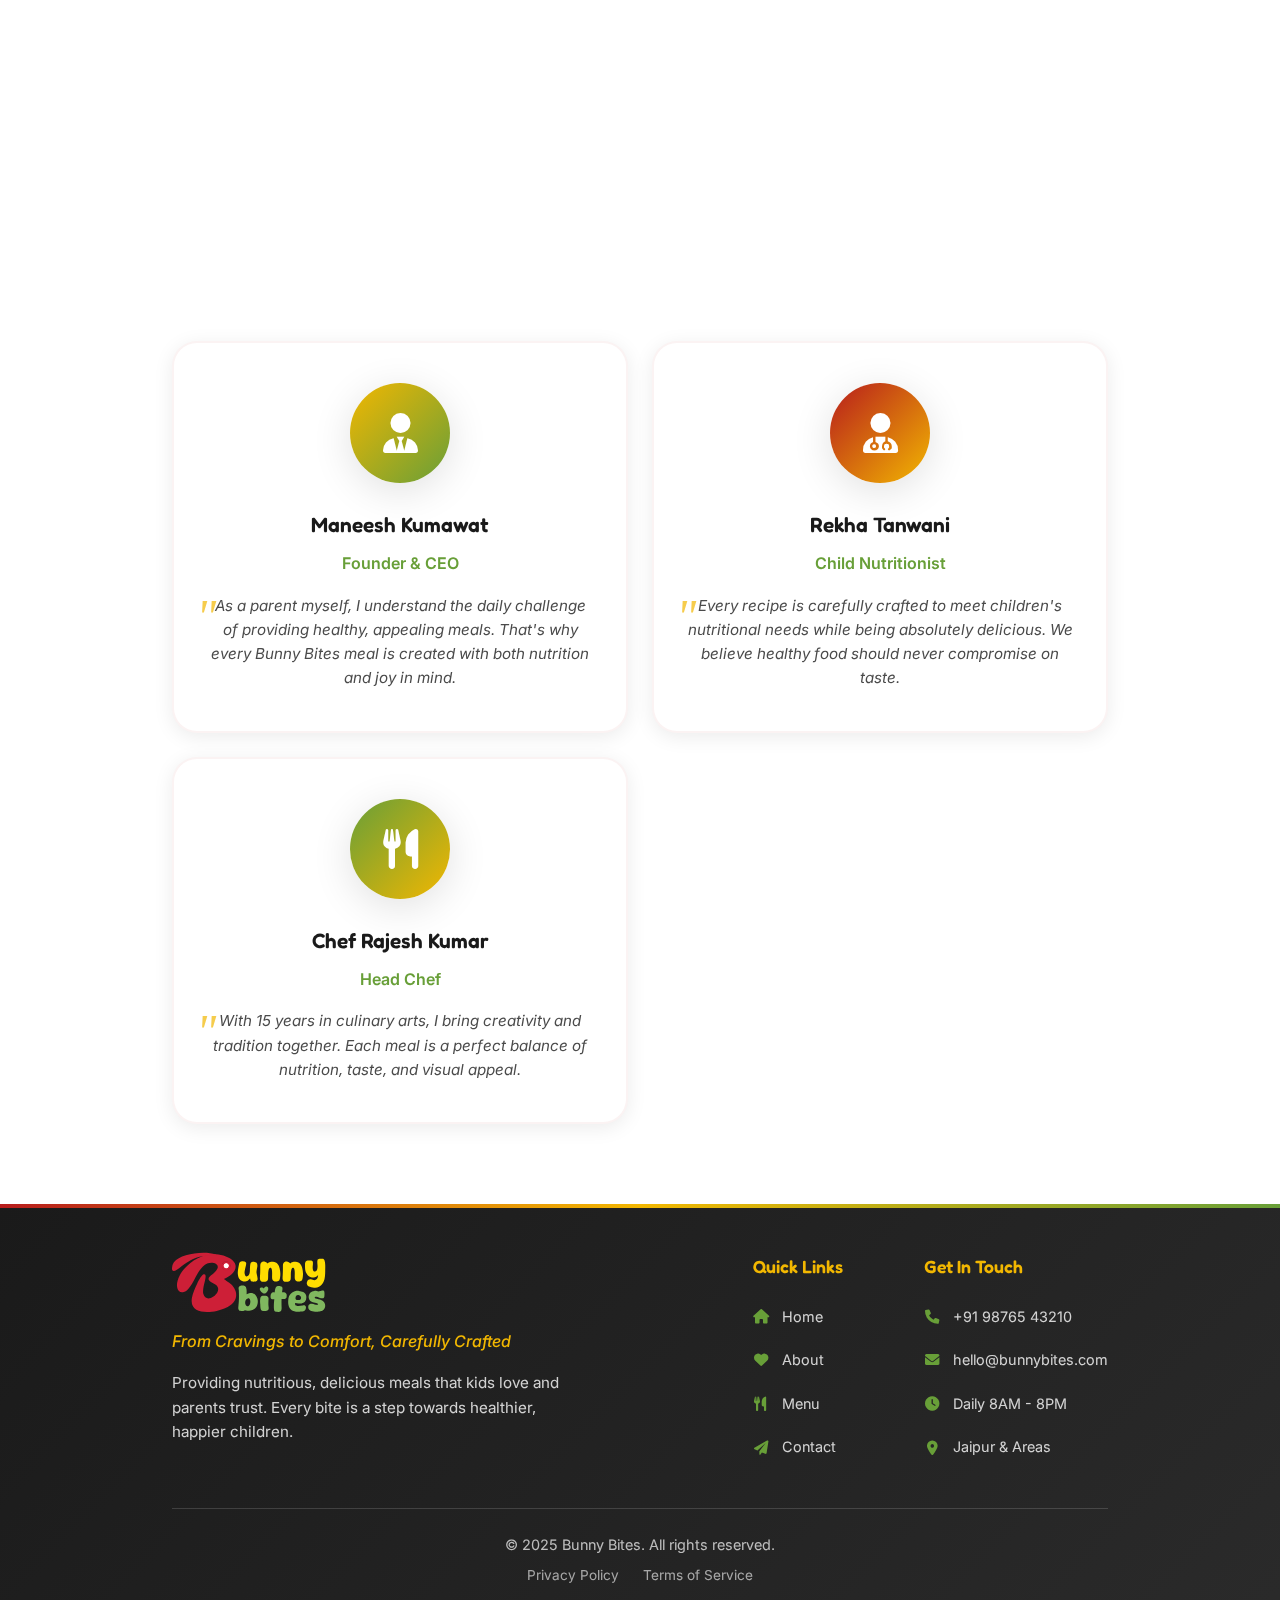
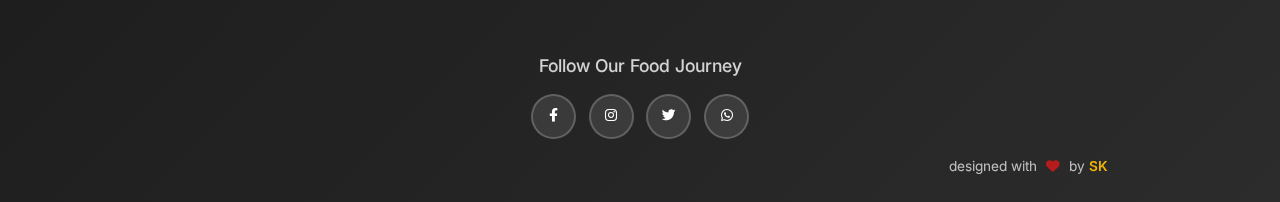
<file: about.html>
<!DOCTYPE html>
<html lang="en">
  <head>
    <meta charset="UTF-8" />
    <meta name="viewport" content="width=device-width, initial-scale=1.0" />
    <title>Bunny Bites - From Cravings to Comfort, Carefully Crafted</title>

    <!-- Font Awesome Icons -->
    <link
      href="https://cdnjs.cloudflare.com/ajax/libs/font-awesome/6.0.0/css/all.min.css"
      rel="stylesheet"
    />

    <!-- Google Fonts -->
    <link
      href="https://fonts.googleapis.com/css2?family=Inter:wght@300;400;500;600;700;800;900&family=Fredoka:wght@300;400;500;600;700&display=swap"
      rel="stylesheet"
    />

    <!-- Custom CSS -->
    <link rel="stylesheet" href="style.css" />
  </head>

  <body>
    <!-- ===== MOBILE MENU SYSTEM ===== -->
    <!-- Mobile Menu Overlay -->
    <div class="mobile-menu-overlay" id="mobile-menu-overlay"></div>

    <!-- Mobile Menu Panel -->
    <nav class="mobile-menu-panel" id="mobile-menu-panel">
      <!-- Menu Decorations -->
      <div class="menu-decorations">
        <div class="menu-floating-toy menu-toy-1">
          <i class="fas fa-rabbit"></i>
        </div>
        <div class="menu-floating-toy menu-toy-2">
          <i class="fas fa-rocket"></i>
        </div>
        <div class="menu-floating-toy menu-toy-3">
          <i class="fas fa-car"></i>
        </div>
        <div class="menu-floating-toy menu-toy-4">
          <i class="fas fa-gamepad"></i>
        </div>
        <div class="menu-floating-toy menu-toy-5">
          <i class="fas fa-basketball-ball"></i>
        </div>
      </div>

      <!-- Close Button -->
      <button
        class="menu-close-btn"
        id="menu-close-btn"
        aria-label="Close menu"
      ></button>

      <!-- Menu Header -->
      <div class="menu-header">
        <div class="menu-logo">
          <img
            src="img/bunny bites logo.svg"
            alt="Bunny Bites Logo"
            class="menu-logo-image"
          />
        </div>
      </div>

      <!-- Menu Items -->
      <ul class="menu-items">
        <li class="menu-item">
          <a href="index.html" class="menu-link">
            <div class="menu-icon">🏠</div>
            <span>Home</span>
            <div class="menu-arrow">→</div>
          </a>
        </li>
        <li class="menu-item">
          <a href="about.html" class="menu-link">
            <div class="menu-icon">🌱</div>
            <span>About</span>
            <div class="menu-arrow">→</div>
          </a>
        </li>
        <li class="menu-item">
          <a href="#how-it-works" class="menu-link">
            <div class="menu-icon">⚙️</div>
            <span>How It Works</span>
            <div class="menu-arrow">→</div>
          </a>
        </li>
        <li class="menu-item">
          <a href="menu.html" class="menu-link">
            <div class="menu-icon">🍱</div>
            <span>Menu</span>
            <div class="menu-arrow">→</div>
          </a>
        </li>
        <li class="menu-item">
          <a href="testimonials.html" class="menu-link">
            <div class="menu-icon">⭐</div>
            <span>Reviews</span>
            <div class="menu-arrow">→</div>
          </a>
        </li>
        <li class="menu-item">
          <a href="contact.html" class="menu-link">
            <div class="menu-icon">💚</div>
            <span>Contact</span>
            <div class="menu-arrow">→</div>
          </a>
        </li>
      </ul>

      <!-- Fun Footer - FIXED -->
      <div class="menu-footer">
        <div class="fun-message">
          <span class="message-icon">🎉</span>
          <p>Eat healthy, grow strong!</p>
        </div>
        <div class="menu-contact">
          <a href="tel:+919876543210" class="contact-btn">
            <i class="fas fa-phone"></i>
            Call Us
          </a>
        </div>
      </div>
    </nav>

    <!-- ===== UTILITY BUTTONS ===== -->
    <!-- Back to Top Button -->
    <button class="back-to-top" id="back-to-top" title="Back to top">
      <i class="fas fa-arrow-up"></i>
    </button>

    <!-- Floating Toys Toggle Button -->
    <button class="toys-toggle" id="toys-toggle" title="Toggle floating toys">
      <i class="fas fa-eye"></i>
    </button>

    <!-- ===== FLOATING TOYS ===== -->
    <div class="page-toys">
      <div class="floating-toy toy-1">
        <i class="fas fa-rabbit"></i>
      </div>
      <div class="floating-toy toy-2">
        <i class="fas fa-child"></i>
      </div>
      <div class="floating-toy toy-3">
        <i class="fas fa-robot"></i>
      </div>
      <div class="floating-toy toy-4">
        <i class="fas fa-car"></i>
      </div>
      <div class="floating-toy toy-5">
        <i class="fas fa-rocket"></i>
      </div>
      <div class="floating-toy toy-6">
        <i class="fas fa-basketball-ball"></i>
      </div>
      <div class="floating-toy toy-7">
        <i class="fas fa-gamepad"></i>
      </div>
      <div class="floating-toy toy-8">
        <i class="fas fa-dice"></i>
      </div>
      <div class="floating-toy toy-9">
        <i class="fas fa-plane"></i>
      </div>
      <div class="floating-toy toy-10">
        <i class="fas fa-horse"></i>
      </div>
      <div class="floating-toy toy-11">
        <i class="fas fa-paw"></i>
      </div>
      <div class="floating-toy toy-12">
        <i class="fas fa-puzzle-piece"></i>
      </div>
      <div class="floating-toy toy-13">
        <i class="fas fa-fish"></i>
      </div>
    </div>

    <!-- ===== NAVIGATION ===== -->
    <nav class="navbar" id="navbar">
      <div class="nav-container">
        <a href="index.html" class="logo">
          <img
            src="img/bunny bites logo.svg"
            alt="Bunny Bites Logo"
            class="logo-image"
          />
        </a>

        <ul class="nav-links">
          <li><a href="index.html">Home</a></li>
          <li><a href="about.html">About</a></li>
          <li><a href="#how-it-works">How It Works</a></li>
          <li><a href="menu.html">Menu</a></li>
          <li><a href="testimonials.html">Reviews</a></li>
          <li><a href="contact.html">Contact</a></li>
        </ul>

        <div class="nav-right">
          <a href="contact.html" class="cta-button">Order Now</a>

          <!-- Mobile Menu Toggle Button -->
          <button
            class="mobile-menu-toggle"
            id="mobile-menu-toggle"
            aria-label="Toggle Menu"
          ></button>
        </div>
      </div>
    </nav>

    <!-- ===== ABOUT HERO SECTION ===== -->
    <section class="hero about-hero">
      <div class="hero-container">
        <div class="hero-content">
          <div class="hero-badge">
            <i class="fas fa-heart"></i>
            About Bunny Bites
          </div>
          <h1 class="hero-title">
            Creating <span class="highlight">Healthy Happiness</span> One Bite
            at a Time
          </h1>
          <p class="hero-subtitle">
            From Cravings to Comfort, Carefully Crafted
          </p>
          <p class="hero-description">
            At Bunny Bites, we believe every child deserves nutritious,
            delicious meals that fuel their growth and spark their joy. Founded
            with love and a passion for healthy eating, we're on a mission to
            make mealtime magical for families across Jaipur.
          </p>
          <div class="hero-stats">
            <div class="stat-item">
              <div class="stat-number">500+</div>
              <div class="stat-label">Happy Families</div>
            </div>
            <div class="stat-item">
              <div class="stat-number">15K+</div>
              <div class="stat-label">Meals Served</div>
            </div>
            <div class="stat-item">
              <div class="stat-number">98%</div>
              <div class="stat-label">Satisfaction</div>
            </div>
          </div>
        </div>

        <div class="hero-visual">
          <div class="hero-image-container">
            <div class="hero-image-wrapper">
              <img
                src="img/healthy food-cuate.svg"
                alt="Bunny Bites team preparing healthy meals"
                class="hero-main-image"
              />
              <div class="hero-image-placeholder">
                <i class="fas fa-users"></i>
                <p>Our Amazing<br />Team</p>
              </div>
            </div>

            <div class="hero-decoration decoration-1">
              <i class="fas fa-heart"></i>
            </div>
            <div class="hero-decoration decoration-2">
              <i class="fas fa-leaf"></i>
            </div>
            <div class="hero-decoration decoration-3">
              <i class="fas fa-star"></i>
            </div>
          </div>
        </div>
      </div>
    </section>

    <!-- ===== OUR STORY SECTION ===== -->
    <section class="story-section" id="our-story">
      <div class="section-container">
        <div class="story-content">
          <div class="story-text">
            <div class="section-badge">Our Story</div>
            <h3>From a Parent's Heart to Your Family's Table</h3>
            <p>
              Bunny Bites was born from a simple yet powerful realization: as a
              parent, I struggled to find meals that were both nutritious and
              appealing to my child. Like many families, we faced the daily
              challenge of creating healthy meals that kids would actually enjoy
              eating.
            </p>
            <p>
              After countless hours of research, recipe development, and testing
              with local families, Bunny Bites emerged as the solution. We're
              not just a meal delivery service – we're a community of parents
              who understand the importance of nutrition without compromising on
              taste and joy.
            </p>
            <p>
              Every recipe is carefully crafted by our team of nutritionists and
              chefs, ensuring that each bite delivers both the nutrients growing
              bodies need and the flavors that make children smile. We source
              only the freshest, highest-quality ingredients, and prepare every
              meal with the same love and attention we'd give our own children.
            </p>

            <div class="story-highlights">
              <div class="highlight-item">
                <div class="highlight-icon">
                  <i class="fas fa-calendar-alt"></i>
                </div>
                <div class="highlight-number">2+</div>
                <div class="highlight-label">Years of Service</div>
              </div>
              <div class="highlight-item">
                <div class="highlight-icon">
                  <i class="fas fa-utensils"></i>
                </div>
                <div class="highlight-number">24</div>
                <div class="highlight-label">Healthy Recipes</div>
              </div>
              <div class="highlight-item">
                <div class="highlight-icon">
                  <i class="fas fa-truck"></i>
                </div>
                <div class="highlight-number">Daily</div>
                <div class="highlight-label">Fresh Delivery</div>
              </div>
              <div class="highlight-item">
                <div class="highlight-icon">
                  <i class="fas fa-heart"></i>
                </div>
                <div class="highlight-number">100%</div>
                <div class="highlight-label">Made with Love</div>
              </div>
            </div>
          </div>
        </div>
      </div>
    </section>

    <!-- ===== OUR VALUES SECTION ===== -->
    <section class="features">
      <div class="section-container">
        <div class="section-header">
          <span class="section-badge">Our Values</span>
          <h2 class="section-title">What Drives Everything We Do</h2>
          <p class="section-description">
            These core values guide every decision we make, from ingredient
            sourcing to meal delivery.
          </p>
        </div>

        <div class="features-grid">
          <div class="feature-card">
            <div class="feature-icon">
              <i class="fas fa-heart"></i>
            </div>
            <h3 class="feature-title">Love in Every Bite</h3>
            <p class="feature-description">
              We prepare each meal with the same care and attention we'd give
              our own children. Every ingredient is chosen with love, every dish
              crafted with passion.
            </p>
          </div>

          <div class="feature-card">
            <div class="feature-icon">
              <i class="fas fa-leaf"></i>
            </div>
            <h3 class="feature-title">Pure & Natural</h3>
            <p class="feature-description">
              We source only the freshest, highest-quality ingredients. No
              artificial preservatives, no harmful additives – just pure,
              wholesome nutrition.
            </p>
          </div>

          <div class="feature-card">
            <div class="feature-icon">
              <i class="fas fa-users"></i>
            </div>
            <h3 class="feature-title">Family First</h3>
            <p class="feature-description">
              Every family is unique, and we celebrate that. We work with
              parents to create meals that fit their child's preferences and
              dietary needs.
            </p>
          </div>

          <div class="feature-card">
            <div class="feature-icon">
              <i class="fas fa-star"></i>
            </div>
            <h3 class="feature-title">Excellence Always</h3>
            <p class="feature-description">
              We never compromise on quality. From taste-testing every recipe to
              ensuring timely delivery, we strive for excellence in everything
              we do.
            </p>
          </div>
        </div>
      </div>
    </section>

    <!-- ===== TEAM SECTION ===== -->
    <section class="testimonials">
      <div class="section-container">
        <div class="section-header">
          <span class="section-badge">Meet The Team</span>
          <h2 class="section-title">
            The Passionate People Behind Bunny Bites
          </h2>
          <p class="section-description">
            Our dedicated team of nutrition experts, chefs, and child-care
            specialists work together to create magical meal experiences.
          </p>
        </div>

        <div class="testimonials-grid">
          <div class="team-member">
            <div class="member-photo">
              <i class="fas fa-user-tie"></i>
            </div>
            <h4 class="member-name">Maneesh Kumawat</h4>
            <p class="member-role">Founder & CEO</p>
            <p class="member-quote">
              As a parent myself, I understand the daily challenge of providing
              healthy, appealing meals. That's why every Bunny Bites meal is
              created with both nutrition and joy in mind.
            </p>
          </div>

          <div class="team-member">
            <div class="member-photo">
              <i class="fas fa-user-md"></i>
            </div>
            <h4 class="member-name">Rekha Tanwani</h4>
            <p class="member-role">Child Nutritionist</p>
            <p class="member-quote">
              Every recipe is carefully crafted to meet children's nutritional
              needs while being absolutely delicious. We believe healthy food
              should never compromise on taste.
            </p>
          </div>

          <div class="team-member">
            <div class="member-photo">
              <i class="fas fa-utensils"></i>
            </div>
            <h4 class="member-name">Chef Rajesh Kumar</h4>
            <p class="member-role">Head Chef</p>
            <p class="member-quote">
              With 15 years in culinary arts, I bring creativity and tradition
              together. Each meal is a perfect balance of nutrition, taste, and
              visual appeal.
            </p>
          </div>
        </div>
      </div>
    </section>
    <!-- ===== IMPROVED FOOTER ===== -->
    <footer class="footer">
      <div class="section-container">
        <div class="footer-content">
          <div class="footer-brand">
            <div class="logo">
              <img
                src="img/bunny bites logo.svg"
                alt="Bunny Bites Logo"
                class="logo-image"
              />
            </div>
            <p class="footer-tagline">
              From Cravings to Comfort, Carefully Crafted
            </p>
            <p class="footer-description">
              Providing nutritious, delicious meals that kids love and parents
              trust. Every bite is a step towards healthier, happier children.
            </p>
          </div>

          <div class="footer-links">
            <div class="footer-column">
              <h4>Quick Links</h4>
              <ul>
                <li>
                  <a href="#home"><i class="fas fa-home"></i> Home</a>
                </li>
                <li>
                  <a href="#about"><i class="fas fa-heart"></i> About</a>
                </li>
                <li>
                  <a href="#menu"><i class="fas fa-utensils"></i> Menu</a>
                </li>
                <li>
                  <a href="contact.html"
                    ><i class="fas fa-paper-plane"></i> Contact</a
                  >
                </li>
              </ul>
            </div>

            <div class="footer-column">
              <h4>Get In Touch</h4>
              <ul>
                <li>
                  <a href="tel:+919876543210"
                    ><i class="fas fa-phone"></i> +91 98765 43210</a
                  >
                </li>
                <li>
                  <a href="mailto:hello@bunnybites.com"
                    ><i class="fas fa-envelope"></i> hello@bunnybites.com</a
                  >
                </li>
                <li>
                  <a href="#"><i class="fas fa-clock"></i> Daily 8AM - 8PM</a>
                </li>
                <li>
                  <a href="#"
                    ><i class="fas fa-map-marker-alt"></i> Jaipur & Areas</a
                  >
                </li>
              </ul>
            </div>
          </div>
        </div>

        <div class="footer-bottom">
          <div class="footer-bottom-content">
            <div class="footer-bottom-left">
              <p>&copy; 2025 Bunny Bites. All rights reserved.</p>
              <div class="footer-legal">
                <a href="#">Privacy Policy</a>
                <a href="#">Terms of Service</a>
              </div>
            </div>

            <div class="footer-bottom-right">
              <div class="footer-social">
                <p>Follow Our Food Journey</p>
                <div class="social-links">
                  <a
                    href="#"
                    class="social-link facebook"
                    aria-label="Facebook"
                  >
                    <i class="fab fa-facebook-f"></i>
                  </a>
                  <a
                    href="#"
                    class="social-link instagram"
                    aria-label="Instagram"
                  >
                    <i class="fab fa-instagram"></i>
                  </a>
                  <a href="#" class="social-link twitter" aria-label="Twitter">
                    <i class="fab fa-twitter"></i>
                  </a>
                  <a
                    href="#"
                    class="social-link whatsapp"
                    aria-label="WhatsApp"
                  >
                    <i class="fab fa-whatsapp"></i>
                  </a>
                </div>
              </div>
              <p class="footer-credit">
                designed with <i class="fas fa-heart"></i> by
                <a href="#">SK</a>
              </p>
            </div>
          </div>
        </div>
      </div>
    </footer>

    <!-- ===== JAVASCRIPT ===== -->
    <script src="script.js"></script>
  </body>
</html>
</file>
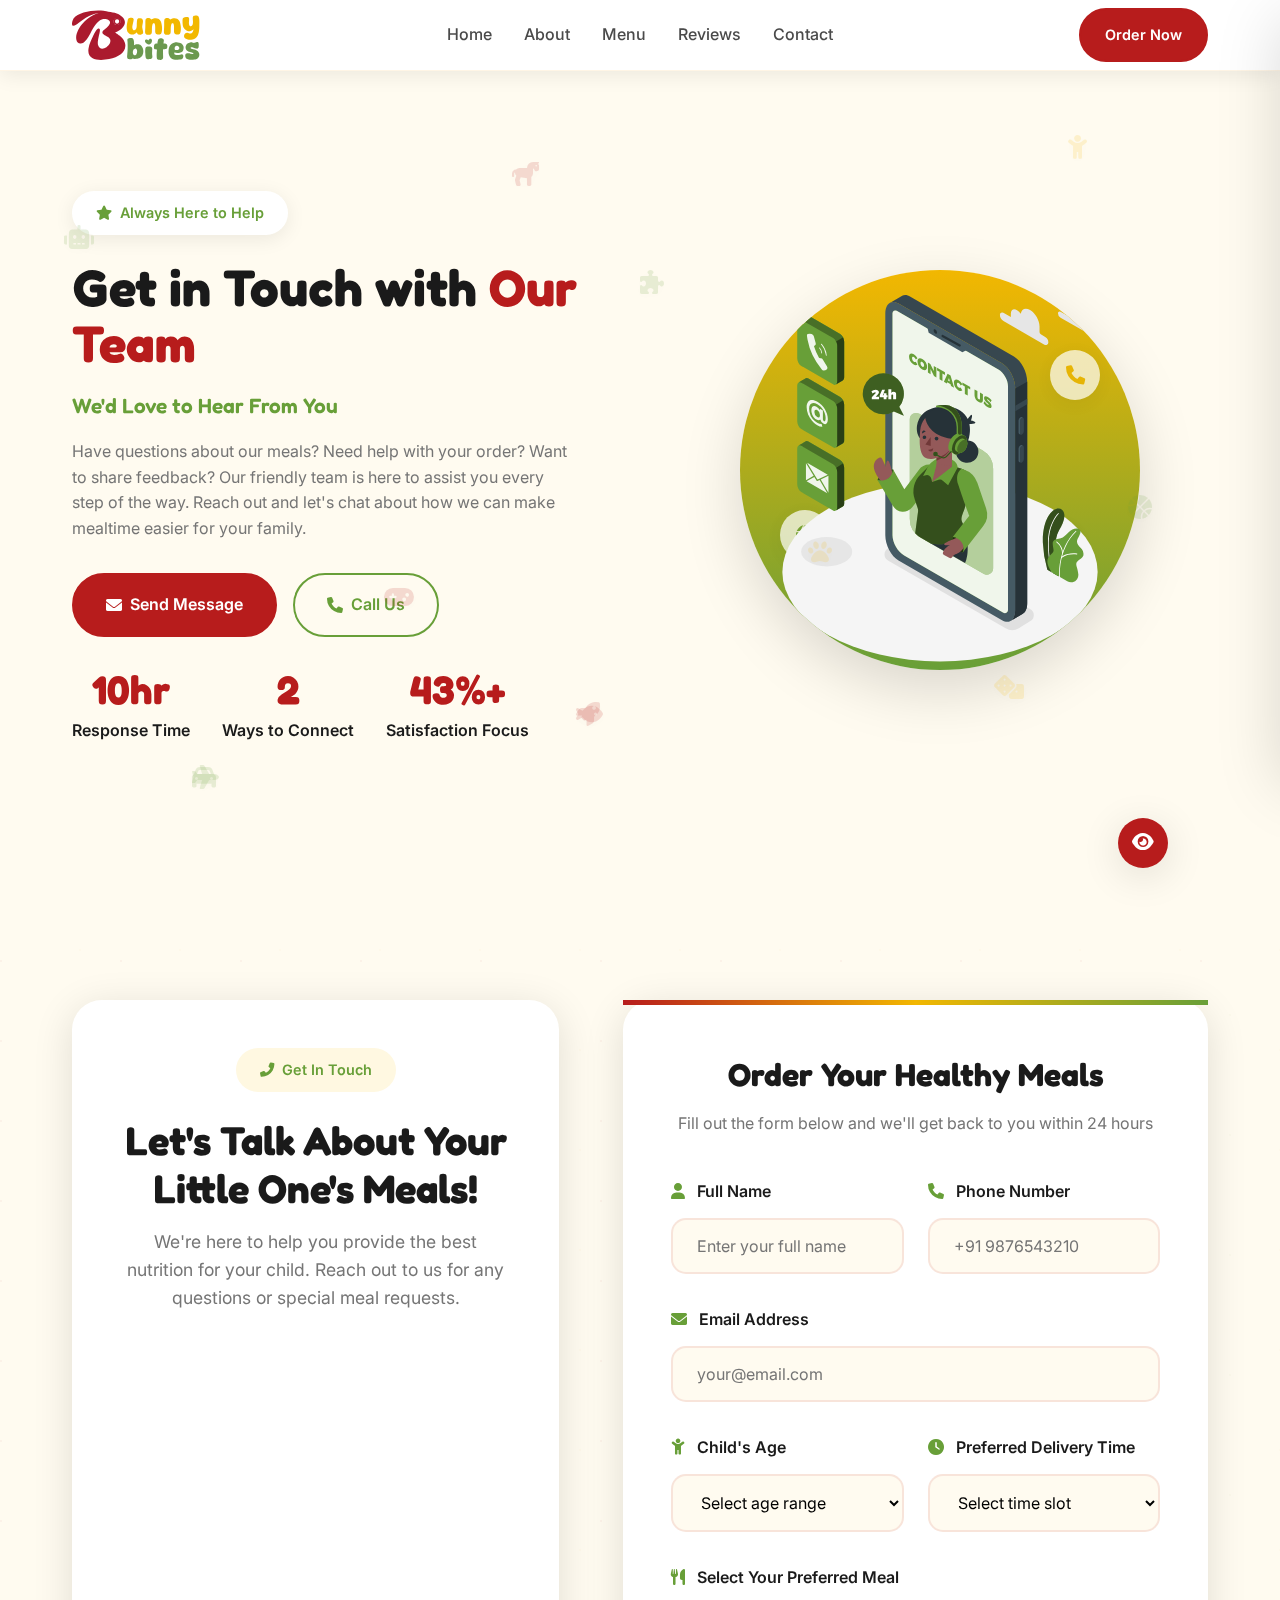
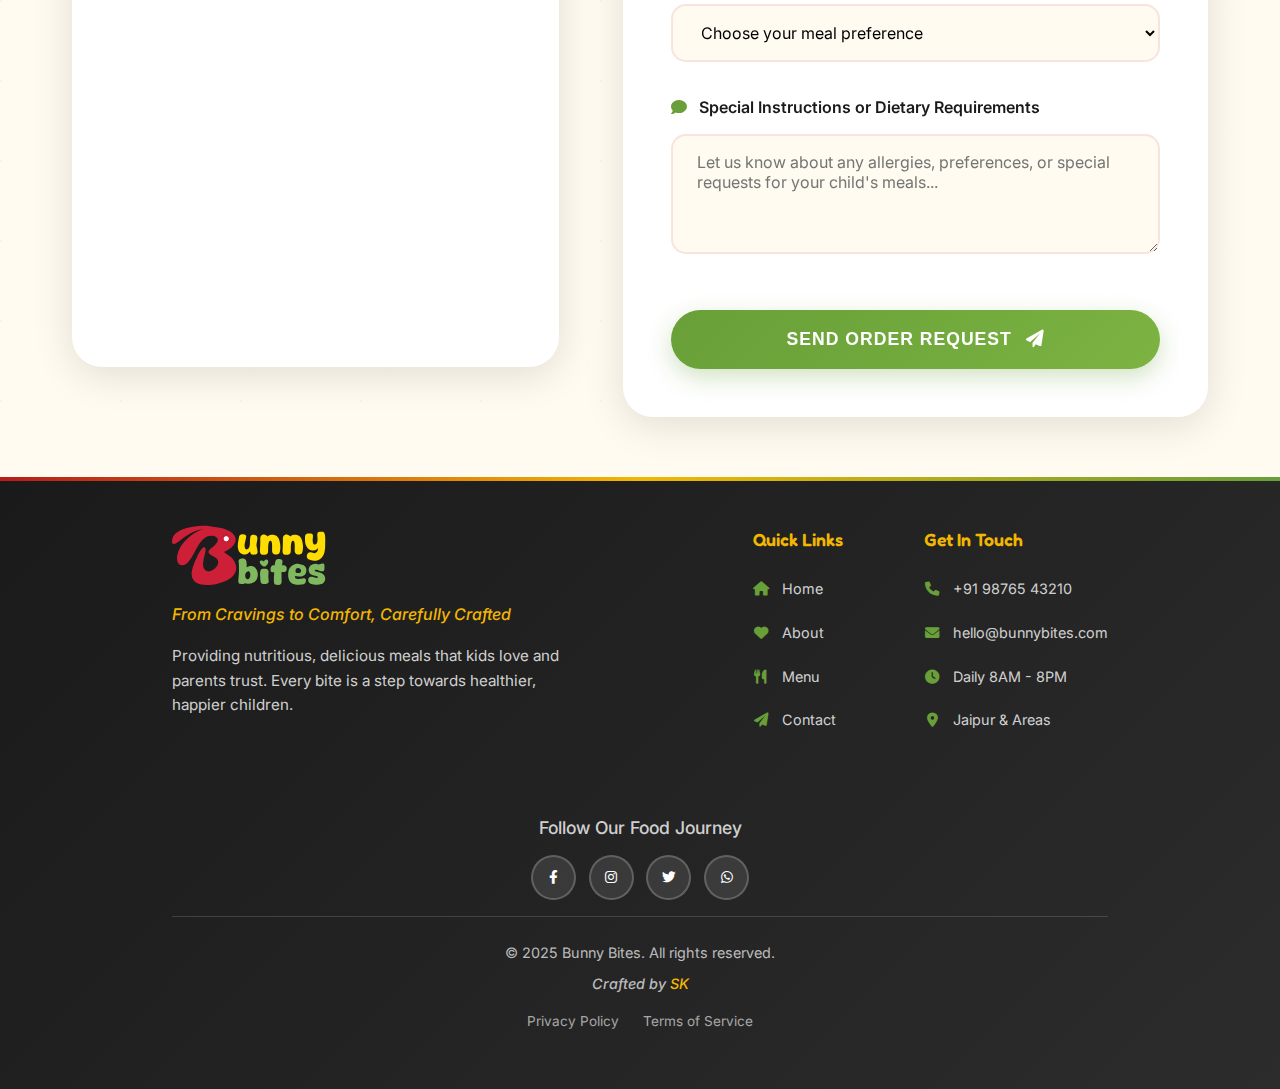
<file: contact.html>
<!DOCTYPE html>
<html lang="en">
  <head>
    <meta charset="UTF-8" />
    <meta name="viewport" content="width=device-width, initial-scale=1.0" />
    <title>Bunny Bites - From Cravings to Comfort, Carefully Crafted</title>

    <!-- Font Awesome Icons -->
    <link
      href="https://cdnjs.cloudflare.com/ajax/libs/font-awesome/6.0.0/css/all.min.css"
      rel="stylesheet"
    />

    <!-- Google Fonts -->
    <link
      href="https://fonts.googleapis.com/css2?family=Inter:wght@300;400;500;600;700;800;900&family=Fredoka:wght@300;400;500;600;700&display=swap"
      rel="stylesheet"
    />

    <!-- Custom CSS -->
    <link rel="stylesheet" href="style.css" />
    <link rel="stylesheet" href="contact.css" />
  </head>

  <body>
    <!-- ===== MOBILE MENU SYSTEM ===== -->
    <!-- Mobile Menu Overlay -->
    <div class="mobile-menu-overlay" id="mobile-menu-overlay"></div>

    <!-- Mobile Menu Panel -->
    <nav class="mobile-menu-panel" id="mobile-menu-panel">
      <!-- Menu Decorations -->
      <div class="menu-decorations">
        <div class="menu-floating-toy menu-toy-1">
          <i class="fas fa-rabbit"></i>
        </div>
        <div class="menu-floating-toy menu-toy-2">
          <i class="fas fa-rocket"></i>
        </div>
        <div class="menu-floating-toy menu-toy-3">
          <i class="fas fa-car"></i>
        </div>
        <div class="menu-floating-toy menu-toy-4">
          <i class="fas fa-gamepad"></i>
        </div>
        <div class="menu-floating-toy menu-toy-5">
          <i class="fas fa-basketball-ball"></i>
        </div>
      </div>

      <!-- Close Button -->
      <button
        class="menu-close-btn"
        id="menu-close-btn"
        aria-label="Close menu"
      ></button>

      <!-- Menu Header -->
      <div class="mobile-menu-header">
        <div class="mobile-menu-logo">
          <img
            src="img/bunny bites logo.svg"
            alt="Bunny Bites Logo"
            class="mobile-menu-logo-image"
          />
        </div>
      </div>

      <!-- Menu Items -->
      <ul class="mobile-menu-items">
        <li class="mobile-menu-item">
          <a href="index.html" class="mobile-menu-link">
            <div class="mobile-menu-icon"><i class="fas fa-house"></i></div>
            <span>Home</span>
            <div class="mobile-menu-arrow">
              <i class="fas fa-arrow-right"></i>
            </div>
          </a>
        </li>
        <li class="mobile-menu-item">
          <a href="about.html" class="mobile-menu-link">
            <div class="mobile-menu-icon"><i class="fas fa-leaf"></i></div>
            <span>About</span>
            <div class="mobile-menu-arrow">
              <i class="fas fa-arrow-right"></i>
            </div>
          </a>
        </li>
        <li class="mobile-menu-item">
          <a href="menu.html" class="mobile-menu-link">
            <div class="mobile-menu-icon"><i class="fas fa-utensils"></i></div>
            <span>Menu</span>
            <div class="mobile-menu-arrow">
              <i class="fas fa-arrow-right"></i>
            </div>
          </a>
        </li>
        <li class="mobile-menu-item">
          <a href="testimonials.html" class="mobile-menu-link">
            <div class="mobile-menu-icon"><i class="fas fa-star"></i></div>
            <span>Reviews</span>
            <div class="mobile-menu-arrow">
              <i class="fas fa-arrow-right"></i>
            </div>
          </a>
        </li>
        <li class="mobile-menu-item">
          <a href="contact.html" class="mobile-menu-link">
            <div class="mobile-menu-icon"><i class="fas fa-phone"></i></div>
            <span>Contact</span>
            <div class="mobile-menu-arrow">
              <i class="fas fa-arrow-right"></i>
            </div>
          </a>
        </li>
      </ul>
      <!-- Fun Footer - FIXED -->
      <div class="mobile-menu-footer">
        <div class="fun-message">
          <span class="message-icon">🎉</span>
          <p>Eat healthy, grow strong!</p>
        </div>
        <div class="mobile-menu-contact">
          <a href="contact.html" class="contact-btn">
            <i class="fas fa-phone"></i>
            Order Now
          </a>
        </div>
      </div>
    </nav>

    <!-- ===== UTILITY BUTTONS ===== -->
    <!-- Back to Top Button -->
    <button class="back-to-top" id="back-to-top" title="Back to top">
      <i class="fas fa-arrow-up"></i>
    </button>

    <!-- Floating Toys Toggle Button -->
    <button class="toys-toggle" id="toys-toggle" title="Toggle floating toys">
      <i class="fas fa-eye"></i>
    </button>

    <!-- ===== FLOATING TOYS ===== -->
    <div class="page-toys">
      <div class="floating-toy toy-1">
        <i class="fas fa-rabbit"></i>
      </div>
      <div class="floating-toy toy-2">
        <i class="fas fa-child"></i>
      </div>
      <div class="floating-toy toy-3">
        <i class="fas fa-robot"></i>
      </div>
      <div class="floating-toy toy-4">
        <i class="fas fa-car"></i>
      </div>
      <div class="floating-toy toy-5">
        <i class="fas fa-rocket"></i>
      </div>
      <div class="floating-toy toy-6">
        <i class="fas fa-basketball-ball"></i>
      </div>
      <div class="floating-toy toy-7">
        <i class="fas fa-gamepad"></i>
      </div>
      <div class="floating-toy toy-8">
        <i class="fas fa-dice"></i>
      </div>
      <div class="floating-toy toy-9">
        <i class="fas fa-plane"></i>
      </div>
      <div class="floating-toy toy-10">
        <i class="fas fa-horse"></i>
      </div>
      <div class="floating-toy toy-11">
        <i class="fas fa-paw"></i>
      </div>
      <div class="floating-toy toy-12">
        <i class="fas fa-puzzle-piece"></i>
      </div>
      <div class="floating-toy toy-13">
        <i class="fas fa-fish"></i>
      </div>
    </div>

    <!-- ===== NAVIGATION ===== -->
    <nav class="navbar" id="navbar">
      <div class="nav-container">
        <a href="index.html" class="logo">
          <img
            src="img/bunny bites logo.svg"
            alt="Bunny Bites Logo"
            class="logo-image"
          />
        </a>

        <ul class="nav-links">
          <li><a href="index.html">Home</a></li>
          <li><a href="about.html">About</a></li>

          <li><a href="menu.html">Menu</a></li>
          <li><a href="testimonials.html">Reviews</a></li>
          <li><a href="contact.html">Contact</a></li>
        </ul>

        <div class="nav-right">
          <a href="contact.html" class="cta-button">Order Now</a>

          <!-- Mobile Menu Toggle Button -->
          <button
            class="mobile-menu-toggle"
            id="mobile-menu-toggle"
            aria-label="Toggle Menu"
          ></button>
        </div>
      </div>
    </nav>
    <!-- hero section -->

    <section class="hero" id="home">
      <div class="hero-container">
        <div class="hero-content">
          <div class="hero-badge">
            <i class="fas fa-star"></i> Always Here to Help
          </div>
          <h1 class="hero-title">
            Get in Touch with <span class="highlight">Our Team</span>
          </h1>
          <p class="hero-subtitle">We'd Love to Hear From You</p>
          <p class="hero-description">
            Have questions about our meals? Need help with your order? Want to
            share feedback? Our friendly team is here to assist you every step
            of the way. Reach out and let's chat about how we can make mealtime
            easier for your family.
          </p>
          <div class="hero-buttons">
            <a href="#contact-form" class="btn-primary">
              <i class="fas fa-envelope"></i> Send Message
            </a>
            <a href="#contact-info" class="btn-secondary">
              <i class="fas fa-phone"></i> Call Us
            </a>
          </div>
          <!-- Stats Section -->
          <div class="hero-stats">
            <div class="stat-item">
              <div class="stat-number">24hr</div>
              <div class="stat-label">Response Time</div>
            </div>
            <div class="stat-item">
              <div class="stat-number">5</div>
              <div class="stat-label">Ways to Connect</div>
            </div>
            <div class="stat-item">
              <div class="stat-number">100%</div>
              <div class="stat-label">Satisfaction Focus</div>
            </div>
          </div>
        </div>
        <div class="hero-visual">
          <!-- Main Hero Image Container -->
          <div class="hero-image-container">
            <div class="hero-image-wrapper">
              <img
                src="img/Contact us-amico.svg"
                alt="Delicious Kids Meal"
                class="hero-main-image"
              />
              <!-- Fallback if no image is added -->
              <div class="hero-image-placeholder">
                <i class="fas fa-image"></i>
                <p>Add Your Hero Image Here</p>
              </div>
            </div>
            <!-- Simple Decorative Elements -->
            <div class="hero-decoration decoration-1">
              <i class="fas fa-phone"></i>
            </div>
            <div class="hero-decoration decoration-2">
              <i class="fas fa-envelope"></i>
            </div>
            <div class="hero-decoration decoration-3">
              <i class="fas fa-globe"></i>
            </div>
          </div>
        </div>
      </div>
    </section>

    <!-- ===== CONTACT PAGE ===== -->
    <section class="contact-page">
      <div class="contact-container">
        <!-- Contact Information -->
        <div class="contact-info">
          <div class="contact-header">
            <div class="contact-badge">
              <i class="fas fa-phone-alt"></i>
              Get In Touch
            </div>
            <h2 class="contact-title">
              Let's Talk About Your Little One's Meals!
            </h2>
            <p class="contact-subtitle">
              We're here to help you provide the best nutrition for your child.
              Reach out to us for any questions or special meal requests.
            </p>
          </div>

          <div class="contact-details">
            <div class="contact-item">
              <div class="contact-icon">
                <i class="fas fa-phone"></i>
              </div>
              <div class="contact-text">
                <h4>Call Us</h4>
                <p>+91 98765 43210</p>
              </div>
            </div>

            <div class="contact-item">
              <div class="contact-icon">
                <i class="fas fa-envelope"></i>
              </div>
              <div class="contact-text">
                <h4>Email Us</h4>
                <p>hello@bunnybites.com</p>
              </div>
            </div>

            <div class="contact-item">
              <div class="contact-icon">
                <i class="fas fa-clock"></i>
              </div>
              <div class="contact-text">
                <h4>Delivery Hours</h4>
                <p>Daily 8AM - 8PM</p>
              </div>
            </div>

            <div class="contact-item">
              <div class="contact-icon">
                <i class="fas fa-map-marker-alt"></i>
              </div>
              <div class="contact-text">
                <h4>Service Area</h4>
                <p>Jaipur & Nearby Areas</p>
              </div>
            </div>
          </div>
        </div>

        <!-- Contact Form -->
        <div class="contact-form" id="contact-form">
          <div class="form-header">
            <h3 class="form-title">Order Your Healthy Meals</h3>
            <p class="form-subtitle">
              Fill out the form below and we'll get back to you within 24 hours
            </p>
          </div>

          <form id="contactForm" style="width: 100%; overflow: visible">
            <div class="form-row">
              <div class="form-group">
                <label for="name" class="form-label">
                  <i class="fas fa-user"></i>
                  Full Name
                </label>
                <input
                  type="text"
                  id="name"
                  name="name"
                  class="form-input"
                  placeholder="Enter your full name"
                  required
                />
              </div>

              <div class="form-group">
                <label for="phone" class="form-label">
                  <i class="fas fa-phone"></i>
                  Phone Number
                </label>
                <input
                  type="tel"
                  id="phone"
                  name="phone"
                  class="form-input"
                  placeholder="+91 9876543210"
                  required
                />
              </div>
            </div>

            <div class="form-group">
              <label for="email" class="form-label">
                <i class="fas fa-envelope"></i>
                Email Address
              </label>
              <input
                type="email"
                id="email"
                name="email"
                class="form-input"
                placeholder="your@email.com"
                required
              />
            </div>

            <div class="form-row">
              <div class="form-group">
                <label for="childAge" class="form-label">
                  <i class="fas fa-child"></i>
                  Child's Age
                </label>
                <select
                  id="childAge"
                  name="childAge"
                  class="form-select"
                  required
                >
                  <option value="">Select age range</option>
                  <option value="1-2">1-2 years</option>
                  <option value="3-5">3-5 years</option>
                  <option value="6-8">6-8 years</option>
                  <option value="9-12">9-12 years</option>
                  <option value="13+">13+ years</option>
                </select>
              </div>

              <div class="form-group">
                <label for="deliveryTime" class="form-label">
                  <i class="fas fa-clock"></i>
                  Preferred Delivery Time
                </label>
                <select
                  id="deliveryTime"
                  name="deliveryTime"
                  class="form-select"
                  required
                >
                  <option value="">Select time slot</option>
                  <option value="morning">Morning (8AM - 12PM)</option>
                  <option value="afternoon">Afternoon (12PM - 4PM)</option>
                  <option value="evening">Evening (4PM - 8PM)</option>
                </select>
              </div>
            </div>

            <div class="form-group">
              <label for="preferredMeal" class="form-label">
                <i class="fas fa-utensils"></i>
                Select Your Preferred Meal
              </label>
              <select
                id="preferredMeal"
                name="preferredMeal"
                class="form-select"
                required
              >
                <option value="">Choose your meal preference</option>
                <option value="vegetable-pulao">
                  Vegetable Pulao Meal Box - ₹149
                </option>
                <option value="paneer-paratha">
                  Paneer Paratha Meal Box - ₹179
                </option>
                <option value="khichdi">Mixed Vegetable Khichdi - ₹129</option>
                <option value="quinoa-bowl">Quinoa Veggie Bowl - ₹199</option>
                <option value="thali-box">Traditional Thali Box - ₹169</option>
                <option value="rajma-bowl">Brown Rice Rajma Bowl - ₹159</option>
                <option value="multiple">
                  Multiple meals (specify in message below)
                </option>
                <option value="custom">
                  Custom meal request (specify in message below)
                </option>
              </select>
            </div>

            <div class="form-group">
              <label for="message" class="form-label">
                <i class="fas fa-comment"></i>
                Special Instructions or Dietary Requirements
              </label>
              <textarea
                id="message"
                name="message"
                class="form-textarea"
                placeholder="Let us know about any allergies, preferences, or special requests for your child's meals..."
              ></textarea>
            </div>

            <button type="submit" class="submit-btn">
              Send Order Request
              <i class="fas fa-paper-plane"></i>
            </button>
          </form>
        </div>
      </div>
    </section>
    <!-- ===== IMPROVED FOOTER ===== -->
    <footer class="footer">
      <div class="section-container">
        <div class="footer-content">
          <div class="footer-brand">
            <div class="logo">
              <img
                src="img/bunny bites logo.svg"
                alt="Bunny Bites Logo"
                class="logo-image"
              />
            </div>
            <p class="footer-tagline">
              From Cravings to Comfort, Carefully Crafted
            </p>
            <p class="footer-description">
              Providing nutritious, delicious meals that kids love and parents
              trust. Every bite is a step towards healthier, happier children.
            </p>
          </div>

          <div class="footer-links">
            <div class="footer-column">
              <h4>Quick Links</h4>
              <ul>
                <li>
                  <a href="index.html"><i class="fas fa-home"></i> Home</a>
                </li>
                <li>
                  <a href="about.html"><i class="fas fa-heart"></i> About</a>
                </li>
                <li>
                  <a href="menu.html"><i class="fas fa-utensils"></i> Menu</a>
                </li>
                <li>
                  <a href="contact.html"
                    ><i class="fas fa-paper-plane"></i> Contact</a
                  >
                </li>
              </ul>
            </div>

            <div class="footer-column">
              <h4>Get In Touch</h4>
              <ul>
                <li>
                  <a href="tel:+919876543210"
                    ><i class="fas fa-phone"></i> +91 98765 43210</a
                  >
                </li>
                <li>
                  <a href="mailto:hello@bunnybites.com"
                    ><i class="fas fa-envelope"></i> hello@bunnybites.com</a
                  >
                </li>
                <li>
                  <a href="#"><i class="fas fa-clock"></i> Daily 8AM - 8PM</a>
                </li>
                <li>
                  <a href="#"
                    ><i class="fas fa-map-marker-alt"></i> Jaipur & Areas</a
                  >
                </li>
              </ul>
            </div>
          </div>
        </div>

        <div class="footer-bottom-right">
          <div class="footer-social">
            <p>Follow Our Food Journey</p>
            <div class="social-links">
              <a
                href="https://www.facebook.com/share/16SNKuSgSc/?mibextid=wwXIfr"
                target="_blank"
                class="social-link facebook"
                aria-label="Facebook"
              >
                <i class="fab fa-facebook-f"></i>
              </a>
              <a
                href="https://www.instagram.com/bunnybites_delight?igsh=MTF5eTM4aHhtcGVxdg=="
                target="_blank"
                class="social-link instagram"
                aria-label="Instagram"
              >
                <i class="fab fa-instagram"></i>
              </a>
              <a
                href="#"
                class="social-link twitter"
                target="_blank"
                aria-label="Twitter"
              >
                <i class="fab fa-twitter"></i>
              </a>
              <a
                href="#"
                class="social-link whatsapp"
                target="_blank"
                aria-label="WhatsApp"
              >
                <i class="fab fa-whatsapp"></i>
              </a>
            </div>
          </div>
        </div>

        <div class="footer-bottom">
          <div class="footer-bottom-content">
            <div class="footer-bottom-left">
              <p>
                &copy; 2025 Bunny Bites. All rights reserved.
                <span
                  ><p class="footer-tagline">
                    Crafted by <a class="designer" href="privacy.html">SK</a>
                  </p></span
                >
              </p>

              <div class="footer-legal">
                <a href="privacy.html">Privacy Policy</a>
                <a href="terms.html">Terms of Service</a>
              </div>
            </div>
          </div>
        </div>
      </div>
    </footer>
    <!-- ===== JAVASCRIPT ===== -->
    <script src="script.js"></script>
  </body>
</html>
</file>
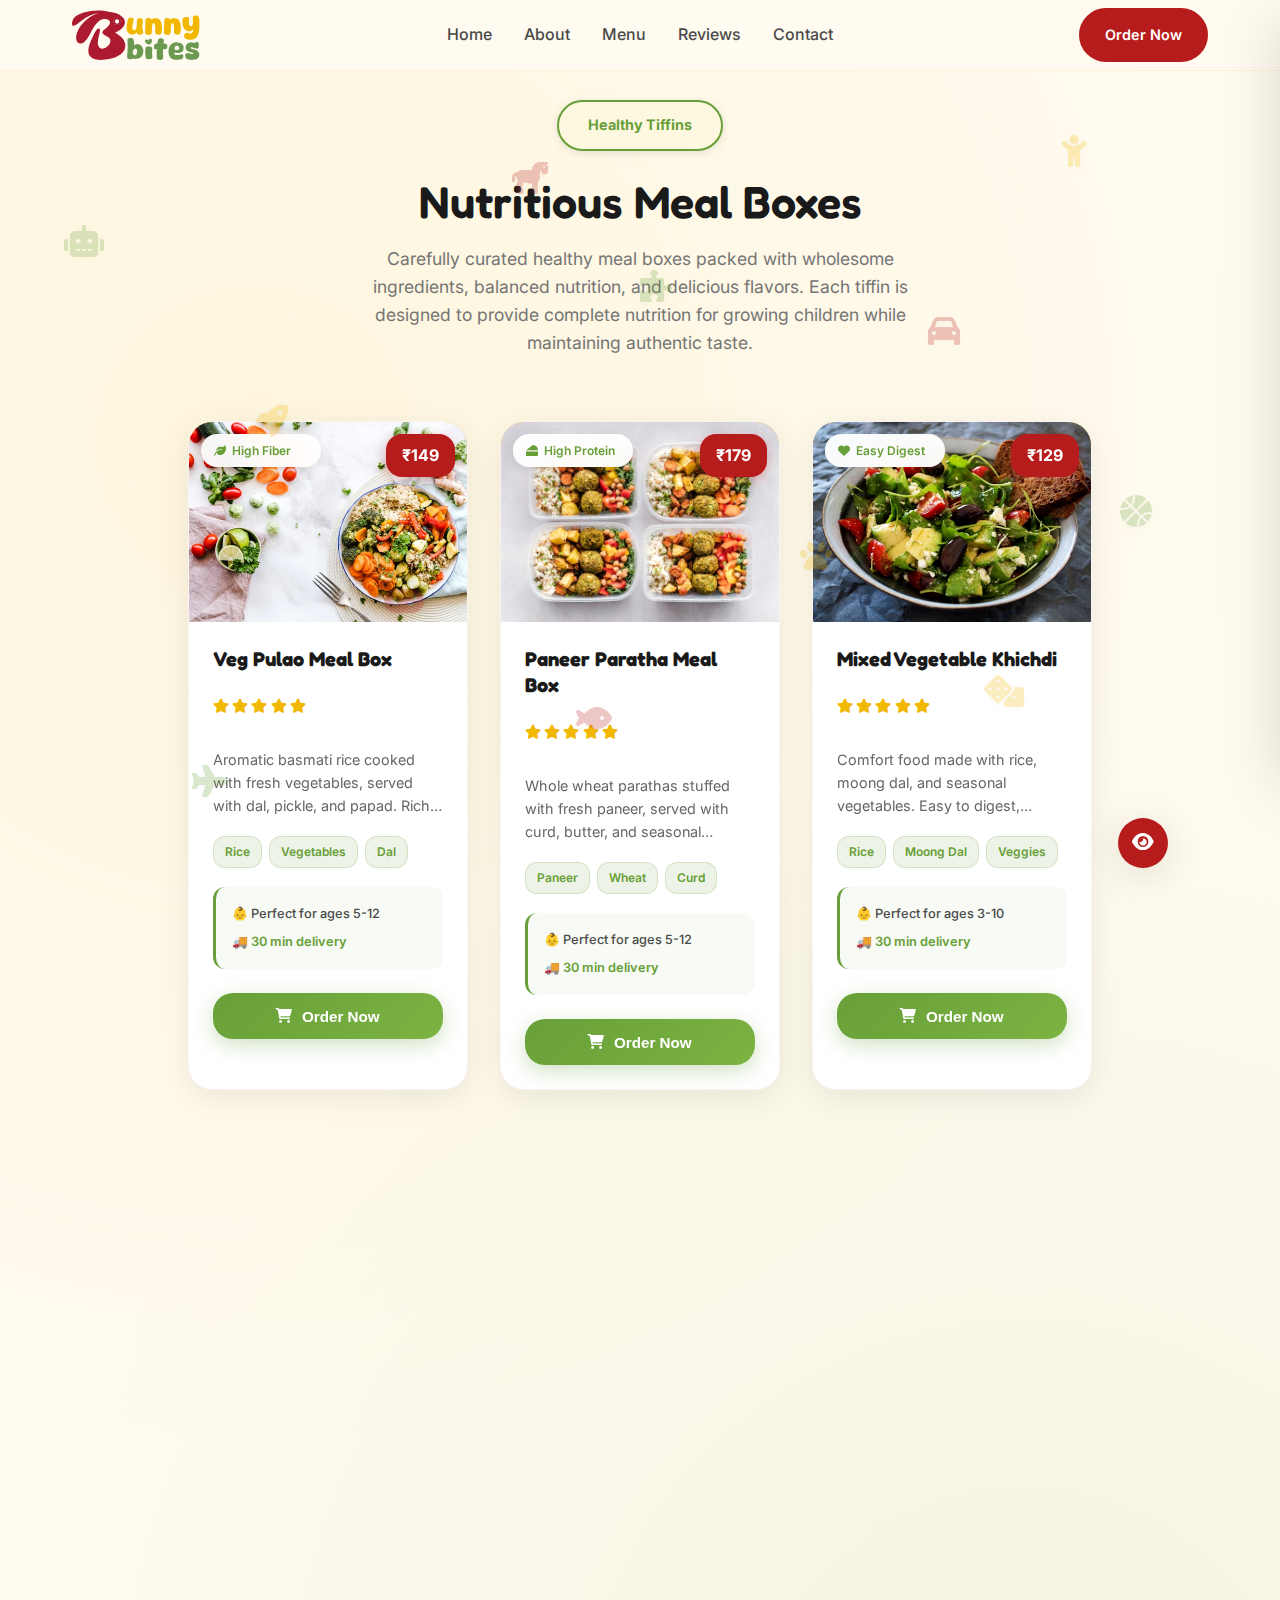
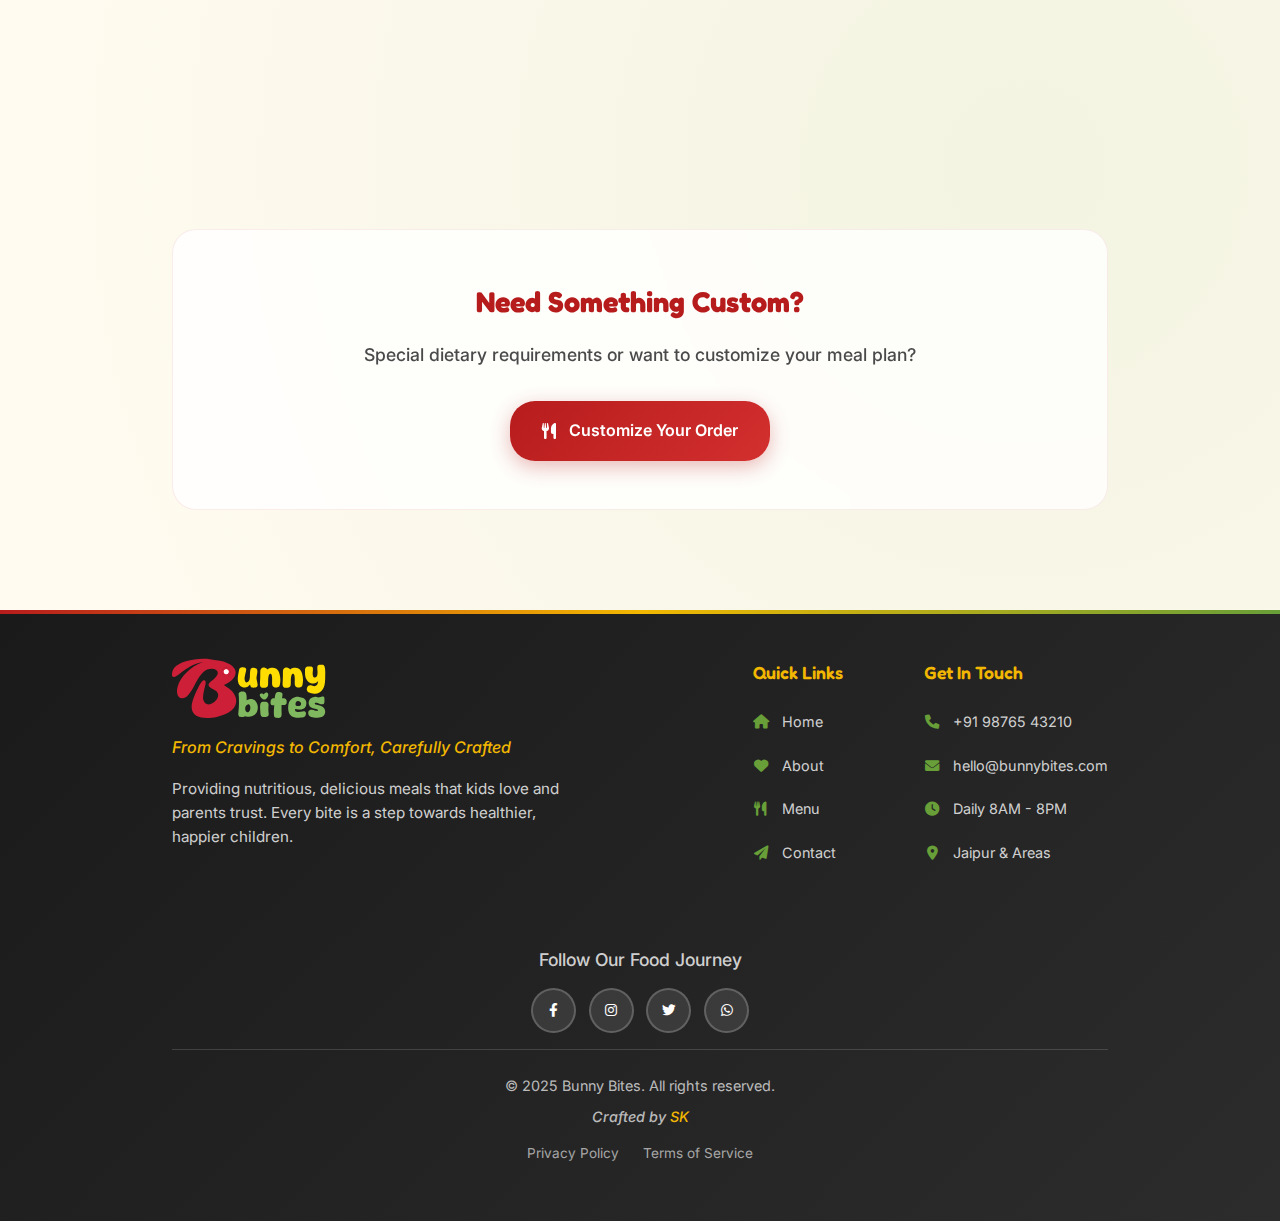
<file: menu.html>
<!DOCTYPE html>
<html lang="en">
  <head>
    <meta charset="UTF-8" />
    <meta name="viewport" content="width=device-width, initial-scale=1.0" />
    <title>Bunny Bites - Menu</title>

    <!-- Font Awesome Icons -->
    <link
      href="https://cdnjs.cloudflare.com/ajax/libs/font-awesome/6.0.0/css/all.min.css"
      rel="stylesheet"
    />

    <!-- Google Fonts -->
    <link
      href="https://fonts.googleapis.com/css2?family=Inter:wght@300;400;500;600;700;800;900&family=Fredoka:wght@300;400;500;600;700&display=swap"
      rel="stylesheet"
    />

    <!-- Custom CSS -->
    <link rel="stylesheet" href="style.css" />
  </head>

  <body>
    <!-- ===== MOBILE MENU SYSTEM ===== -->
    <!-- Mobile Menu Overlay -->
    <div class="mobile-menu-overlay" id="mobile-menu-overlay"></div>

    <!-- Mobile Menu Panel -->
    <nav class="mobile-menu-panel" id="mobile-menu-panel">
      <!-- Menu Decorations -->
      <div class="menu-decorations">
        <div class="menu-floating-toy menu-toy-1">
          <i class="fas fa-rabbit"></i>
        </div>
        <div class="menu-floating-toy menu-toy-2">
          <i class="fas fa-rocket"></i>
        </div>
        <div class="menu-floating-toy menu-toy-3">
          <i class="fas fa-car"></i>
        </div>
        <div class="menu-floating-toy menu-toy-4">
          <i class="fas fa-gamepad"></i>
        </div>
        <div class="menu-floating-toy menu-toy-5">
          <i class="fas fa-basketball-ball"></i>
        </div>
      </div>

      <!-- Close Button -->
      <button
        class="menu-close-btn"
        id="menu-close-btn"
        aria-label="Close menu"
      ></button>

      <!-- Menu Header -->
      <div class="mobile-menu-header">
        <div class="mobile-menu-logo">
          <img
            src="img/bunny bites logo.svg"
            alt="Bunny Bites Logo"
            class="mobile-menu-logo-image"
          />
        </div>
      </div>

      <!-- Menu Items -->
      <ul class="mobile-menu-items">
        <li class="mobile-menu-item">
          <a href="index.html" class="mobile-menu-link">
            <div class="mobile-menu-icon"><i class="fas fa-house"></i></div>
            <span>Home</span>
            <div class="mobile-menu-arrow">
              <i class="fas fa-arrow-right"></i>
            </div>
          </a>
        </li>
        <li class="mobile-menu-item">
          <a href="about.html" class="mobile-menu-link">
            <div class="mobile-menu-icon"><i class="fas fa-leaf"></i></div>
            <span>About</span>
            <div class="mobile-menu-arrow">
              <i class="fas fa-arrow-right"></i>
            </div>
          </a>
        </li>
        <li class="mobile-menu-item">
          <a href="menu.html" class="mobile-menu-link">
            <div class="mobile-menu-icon"><i class="fas fa-utensils"></i></div>
            <span>Menu</span>
            <div class="mobile-menu-arrow">
              <i class="fas fa-arrow-right"></i>
            </div>
          </a>
        </li>
        <li class="mobile-menu-item">
          <a href="testimonials.html" class="mobile-menu-link">
            <div class="mobile-menu-icon"><i class="fas fa-star"></i></div>
            <span>Reviews</span>
            <div class="mobile-menu-arrow">
              <i class="fas fa-arrow-right"></i>
            </div>
          </a>
        </li>
        <li class="mobile-menu-item">
          <a href="contact.html" class="mobile-menu-link">
            <div class="mobile-menu-icon"><i class="fas fa-phone"></i></div>
            <span>Contact</span>
            <div class="mobile-menu-arrow">
              <i class="fas fa-arrow-right"></i>
            </div>
          </a>
        </li>
      </ul>
      <!-- Fun Footer - FIXED -->
      <div class="mobile-menu-footer">
        <div class="fun-message">
          <span class="message-icon">🎉</span>
          <p>Eat healthy, grow strong!</p>
        </div>
        <div class="mobile-menu-contact">
          <a href="contact.html" class="contact-btn">
            <i class="fas fa-phone"></i>
            Order Now
          </a>
        </div>
      </div>
    </nav>

    <!-- ===== UTILITY BUTTONS ===== -->
    <!-- Back to Top Button -->
    <button class="back-to-top" id="back-to-top" title="Back to top">
      <i class="fas fa-arrow-up"></i>
    </button>

    <!-- Floating Toys Toggle Button -->
    <button class="toys-toggle" id="toys-toggle" title="Toggle floating toys">
      <i class="fas fa-eye"></i>
    </button>

    <!-- ===== FLOATING TOYS ===== -->
    <div class="page-toys">
      <div class="floating-toy toy-1">
        <i class="fas fa-rabbit"></i>
      </div>
      <div class="floating-toy toy-2">
        <i class="fas fa-child"></i>
      </div>
      <div class="floating-toy toy-3">
        <i class="fas fa-robot"></i>
      </div>
      <div class="floating-toy toy-4">
        <i class="fas fa-car"></i>
      </div>
      <div class="floating-toy toy-5">
        <i class="fas fa-rocket"></i>
      </div>
      <div class="floating-toy toy-6">
        <i class="fas fa-basketball-ball"></i>
      </div>
      <div class="floating-toy toy-7">
        <i class="fas fa-gamepad"></i>
      </div>
      <div class="floating-toy toy-8">
        <i class="fas fa-dice"></i>
      </div>
      <div class="floating-toy toy-9">
        <i class="fas fa-plane"></i>
      </div>
      <div class="floating-toy toy-10">
        <i class="fas fa-horse"></i>
      </div>
      <div class="floating-toy toy-11">
        <i class="fas fa-paw"></i>
      </div>
      <div class="floating-toy toy-12">
        <i class="fas fa-puzzle-piece"></i>
      </div>
      <div class="floating-toy toy-13">
        <i class="fas fa-fish"></i>
      </div>
    </div>

    <!-- ===== NAVIGATION ===== -->
    <nav class="navbar" id="navbar">
      <div class="nav-container">
        <a href="index.html" class="logo">
          <img
            src="img/bunny bites logo.svg"
            alt="Bunny Bites Logo"
            class="logo-image"
          />
        </a>

        <ul class="nav-links">
          <li><a href="index.html">Home</a></li>
          <li><a href="about.html">About</a></li>

          <li><a href="menu.html">Menu</a></li>
          <li><a href="testimonials.html">Reviews</a></li>
          <li><a href="contact.html">Contact</a></li>
        </ul>

        <div class="nav-right">
          <a href="contact.html" class="cta-button">Order Now</a>

          <!-- Mobile Menu Toggle Button -->
          <button
            class="mobile-menu-toggle"
            id="mobile-menu-toggle"
            aria-label="Toggle Menu"
          ></button>
        </div>
      </div>
    </nav>
    <!-- ===== Main Section ===== -->

    <section class="menu" id="menu">
      <div class="section-container">
        <div class="section-header menu-section-header">
          <span class="section-badge">Healthy Tiffins</span>
          <h2 class="section-title">Nutritious Meal Boxes</h2>
          <p class="section-description">
            Carefully curated healthy meal boxes packed with wholesome
            ingredients, balanced nutrition, and delicious flavors. Each tiffin
            is designed to provide complete nutrition for growing children while
            maintaining authentic taste.
          </p>
        </div>

        <div class="menu-grid">
          <!-- Vegetable Pulao Meal Box -->
          <div class="menu-card">
            <div class="menu-image">
              <img
                src="img/1.jpeg"
                alt="Vegetable Pulao Meal Box"
                class="food-image"
              />
              <div class="image-placeholder">
                <i class="fas fa-bowl-food"></i>
                <span>Meal Box</span>
              </div>
              <div class="nutrition-badge">
                <i class="fas fa-leaf"></i>
                <span>High Fiber</span>
              </div>
              <div class="price-overlay">₹149</div>
            </div>
            <div class="menu-content">
              <h3 class="menu-title">Veg Pulao Meal Box</h3>
              <div class="rating">
                <div class="stars">
                  <i class="fas fa-star"></i>
                  <i class="fas fa-star"></i>
                  <i class="fas fa-star"></i>
                  <i class="fas fa-star"></i>
                  <i class="fas fa-star"></i>
                </div>
                <span class="rating-text">5.0</span>
              </div>
              <p class="menu-description">
                Aromatic basmati rice cooked with fresh vegetables, served with
                dal, pickle, and papad. Rich in fiber and plant-based proteins.
              </p>
              <div class="ingredients">
                <span class="ingredient-tag">Rice</span>
                <span class="ingredient-tag">Vegetables</span>
                <span class="ingredient-tag">Dal</span>
              </div>
              <div class="menu-meta">
                <span class="age-info">👶 Perfect for ages 5-12</span>
                <span class="delivery-info">🚚 30 min delivery</span>
              </div>
              <button class="order-btn" data-item="vegetable-pulao">
                <i class="fas fa-shopping-cart"></i>
                Order Now
              </button>
            </div>
          </div>

          <!-- Paneer Paratha Meal Box -->
          <div class="menu-card">
            <div class="menu-image">
              <img
                src="img/2.jpeg"
                alt="Paneer Paratha Meal Box"
                class="food-image"
              />
              <div class="image-placeholder">
                <i class="fas fa-bread-slice"></i>
                <span>Meal Box</span>
              </div>
              <div class="nutrition-badge">
                <i class="fas fa-cheese"></i>
                <span>High Protein</span>
              </div>
              <div class="price-overlay">₹179</div>
            </div>
            <div class="menu-content">
              <h3 class="menu-title">Paneer Paratha Meal Box</h3>
              <div class="rating">
                <div class="stars">
                  <i class="fas fa-star"></i>
                  <i class="fas fa-star"></i>
                  <i class="fas fa-star"></i>
                  <i class="fas fa-star"></i>
                  <i class="fas fa-star"></i>
                </div>
                <span class="rating-text">5.0</span>
              </div>
              <p class="menu-description">
                Whole wheat parathas stuffed with fresh paneer, served with
                curd, butter, and seasonal vegetables. High in calcium and
                protein.
              </p>
              <div class="ingredients">
                <span class="ingredient-tag">Paneer</span>
                <span class="ingredient-tag">Wheat</span>
                <span class="ingredient-tag">Curd</span>
              </div>
              <div class="menu-meta">
                <span class="age-info">👶 Perfect for ages 5-12</span>
                <span class="delivery-info">🚚 30 min delivery</span>
              </div>
              <button class="order-btn" data-item="paneer-paratha">
                <i class="fas fa-shopping-cart"></i>
                Order Now
              </button>
            </div>
          </div>

          <!-- Mixed Vegetable Khichdi -->
          <div class="menu-card">
            <div class="menu-image">
              <img
                src="img/3.jpeg"
                alt="Mixed Vegetable Khichdi"
                class="food-image"
              />
              <div class="image-placeholder">
                <i class="fas fa-seedling"></i>
                <span>Meal Box</span>
              </div>
              <div class="nutrition-badge">
                <i class="fas fa-heart"></i>
                <span>Easy Digest</span>
              </div>
              <div class="price-overlay">₹129</div>
            </div>
            <div class="menu-content">
              <h3 class="menu-title">Mixed Vegetable Khichdi</h3>
              <div class="rating">
                <div class="stars">
                  <i class="fas fa-star"></i>
                  <i class="fas fa-star"></i>
                  <i class="fas fa-star"></i>
                  <i class="fas fa-star"></i>
                  <i class="fas fa-star"></i>
                </div>
                <span class="rating-text">5.0</span>
              </div>
              <p class="menu-description">
                Comfort food made with rice, moong dal, and seasonal vegetables.
                Easy to digest, nutritious, and perfect for growing kids.
              </p>
              <div class="ingredients">
                <span class="ingredient-tag">Rice</span>
                <span class="ingredient-tag">Moong Dal</span>
                <span class="ingredient-tag">Veggies</span>
              </div>
              <div class="menu-meta">
                <span class="age-info">👶 Perfect for ages 3-10</span>
                <span class="delivery-info">🚚 30 min delivery</span>
              </div>
              <button class="order-btn" data-item="khichdi">
                <i class="fas fa-shopping-cart"></i>
                Order Now
              </button>
            </div>
          </div>

          <!-- Quinoa Veggie Bowl -->
          <div class="menu-card">
            <div class="menu-image">
              <img
                src="img/4.jpeg"
                alt="Quinoa Veggie Bowl"
                class="food-image"
              />
              <div class="image-placeholder">
                <i class="fas fa-leaf"></i>
                <span>Meal Box</span>
              </div>
              <div class="nutrition-badge special">
                <i class="fas fa-star"></i>
                <span>Superfood</span>
              </div>
              <div class="price-overlay">₹199</div>
            </div>
            <div class="menu-content">
              <h3 class="menu-title">Quinoa Veggie Bowl</h3>
              <div class="rating">
                <div class="stars">
                  <i class="fas fa-star"></i>
                  <i class="fas fa-star"></i>
                  <i class="fas fa-star"></i>
                  <i class="fas fa-star"></i>
                  <i class="fas fa-star"></i>
                </div>
                <span class="rating-text">5.0</span>
              </div>
              <p class="menu-description">
                Protein-rich quinoa cooked with colorful vegetables, nuts, and
                herbs. A superfood meal packed with complete amino acids and
                vitamins.
              </p>
              <div class="ingredients">
                <span class="ingredient-tag">Quinoa</span>
                <span class="ingredient-tag">Nuts</span>
                <span class="ingredient-tag">Herbs</span>
              </div>
              <div class="menu-meta">
                <span class="age-info">👶 Perfect for ages 6-15</span>
                <span class="delivery-info">🚚 30 min delivery</span>
              </div>
              <button class="order-btn" data-item="quinoa-bowl">
                <i class="fas fa-shopping-cart"></i>
                Order Now
              </button>
            </div>
          </div>

          <!-- Traditional Thali Box -->
          <div class="menu-card">
            <div class="menu-image">
              <img
                src="img/5.jpeg"
                alt="Traditional Thali Box"
                class="food-image"
              />
              <div class="image-placeholder">
                <i class="fas fa-utensils"></i>
                <span>Meal Box</span>
              </div>
              <div class="nutrition-badge balanced">
                <i class="fas fa-balance-scale"></i>
                <span>Balanced</span>
              </div>
              <div class="price-overlay">₹169</div>
            </div>
            <div class="menu-content">
              <h3 class="menu-title">Traditional Thali Box</h3>
              <div class="rating">
                <div class="stars">
                  <i class="fas fa-star"></i>
                  <i class="fas fa-star"></i>
                  <i class="fas fa-star"></i>
                  <i class="fas fa-star"></i>
                  <i class="fas fa-star"></i>
                </div>
                <span class="rating-text">5.0</span>
              </div>
              <p class="menu-description">
                Complete balanced meal with roti, seasonal sabzi, dal, rice, and
                salad. Traditional flavors with modern nutrition science.
              </p>
              <div class="ingredients">
                <span class="ingredient-tag">Roti</span>
                <span class="ingredient-tag">Dal</span>
                <span class="ingredient-tag">Sabzi</span>
              </div>
              <div class="menu-meta">
                <span class="age-info">👶 Perfect for ages 5-15</span>
                <span class="delivery-info">🚚 30 min delivery</span>
              </div>
              <button class="order-btn" data-item="thali-box">
                <i class="fas fa-shopping-cart"></i>
                Order Now
              </button>
            </div>
          </div>

          <!-- Brown Rice Rajma Bowl -->
          <div class="menu-card">
            <div class="menu-image">
              <img
                src="img/6.webp"
                alt="Brown Rice Rajma Bowl"
                class="food-image"
              />
              <div class="image-placeholder">
                <i class="fas fa-bowl-rice"></i>
                <span>Meal Box</span>
              </div>
              <div class="nutrition-badge iron">
                <i class="fas fa-dumbbell"></i>
                <span>High Iron</span>
              </div>
              <div class="price-overlay">₹159</div>
            </div>
            <div class="menu-content">
              <h3 class="menu-title">Brown Rice Rajma Bowl</h3>
              <div class="rating">
                <div class="stars">
                  <i class="fas fa-star"></i>
                  <i class="fas fa-star"></i>
                  <i class="fas fa-star"></i>
                  <i class="fas fa-star"></i>
                  <i class="fas fa-star"></i>
                </div>
                <span class="rating-text">5.0</span>
              </div>
              <p class="menu-description">
                Hearty kidney beans curry served with fiber-rich brown rice,
                pickled onions, and mint chutney. High in protein and iron.
              </p>
              <div class="ingredients">
                <span class="ingredient-tag">Rajma</span>
                <span class="ingredient-tag">Brown Rice</span>
              </div>
              <div class="menu-meta">
                <span class="age-info">👶 Perfect for ages 6-15</span>
                <span class="delivery-info">🚚 30 min delivery</span>
              </div>
              <button class="order-btn" data-item="rajma-bowl">
                <i class="fas fa-shopping-cart"></i>
                Order Now
              </button>
            </div>
          </div>
        </div>

        <!-- View All Menu CTA -->
        <div class="menu-cta">
          <h3>Need Something Custom?</h3>
          <p>
            Special dietary requirements or want to customize your meal plan?
          </p>
          <a href="contact.html" class="cta-btn">
            <i class="fas fa-utensils"></i>
            Customize Your Order
          </a>
        </div>
      </div>
    </section>

    <!-- ===== IMPROVED FOOTER ===== -->
    <footer class="footer">
      <div class="section-container">
        <div class="footer-content">
          <div class="footer-brand">
            <div class="logo">
              <img
                src="img/bunny bites logo.svg"
                alt="Bunny Bites Logo"
                class="logo-image"
              />
            </div>
            <p class="footer-tagline">
              From Cravings to Comfort, Carefully Crafted
            </p>
            <p class="footer-description">
              Providing nutritious, delicious meals that kids love and parents
              trust. Every bite is a step towards healthier, happier children.
            </p>
          </div>

          <div class="footer-links">
            <div class="footer-column">
              <h4>Quick Links</h4>
              <ul>
                <li>
                  <a href="index.html"><i class="fas fa-home"></i> Home</a>
                </li>
                <li>
                  <a href="about.html"><i class="fas fa-heart"></i> About</a>
                </li>
                <li>
                  <a href="menu.html"><i class="fas fa-utensils"></i> Menu</a>
                </li>
                <li>
                  <a href="contact.html"
                    ><i class="fas fa-paper-plane"></i> Contact</a
                  >
                </li>
              </ul>
            </div>

            <div class="footer-column">
              <h4>Get In Touch</h4>
              <ul>
                <li>
                  <a href="tel:+919876543210"
                    ><i class="fas fa-phone"></i> +91 98765 43210</a
                  >
                </li>
                <li>
                  <a href="mailto:hello@bunnybites.com"
                    ><i class="fas fa-envelope"></i> hello@bunnybites.com</a
                  >
                </li>
                <li>
                  <a href="#"><i class="fas fa-clock"></i> Daily 8AM - 8PM</a>
                </li>
                <li>
                  <a href="#"
                    ><i class="fas fa-map-marker-alt"></i> Jaipur & Areas</a
                  >
                </li>
              </ul>
            </div>
          </div>
        </div>

        <div class="footer-bottom-right">
          <div class="footer-social">
            <p>Follow Our Food Journey</p>
            <div class="social-links">
              <a
                href="https://www.facebook.com/share/16SNKuSgSc/?mibextid=wwXIfr"
                target="_blank"
                class="social-link facebook"
                aria-label="Facebook"
              >
                <i class="fab fa-facebook-f"></i>
              </a>
              <a
                href="https://www.instagram.com/bunnybites_delight?igsh=MTF5eTM4aHhtcGVxdg=="
                target="_blank"
                class="social-link instagram"
                aria-label="Instagram"
              >
                <i class="fab fa-instagram"></i>
              </a>
              <a
                href="#"
                class="social-link twitter"
                target="_blank"
                aria-label="Twitter"
              >
                <i class="fab fa-twitter"></i>
              </a>
              <a
                href="#"
                class="social-link whatsapp"
                target="_blank"
                aria-label="WhatsApp"
              >
                <i class="fab fa-whatsapp"></i>
              </a>
            </div>
          </div>
        </div>

        <div class="footer-bottom">
          <div class="footer-bottom-content">
            <div class="footer-bottom-left">
              <p>
                &copy; 2025 Bunny Bites. All rights reserved.
                <span
                  ><p class="footer-tagline">
                    Crafted by <a class="designer" href="privacy.html">SK</a>
                  </p></span
                >
              </p>

              <div class="footer-legal">
                <a href="privacy.html">Privacy Policy</a>
                <a href="terms.html">Terms of Service</a>
              </div>
            </div>
          </div>
        </div>
      </div>
    </footer>
    <!-- ===== JAVASCRIPT ===== -->
    <script src="script.js"></script>
  </body>
</html>
</file>
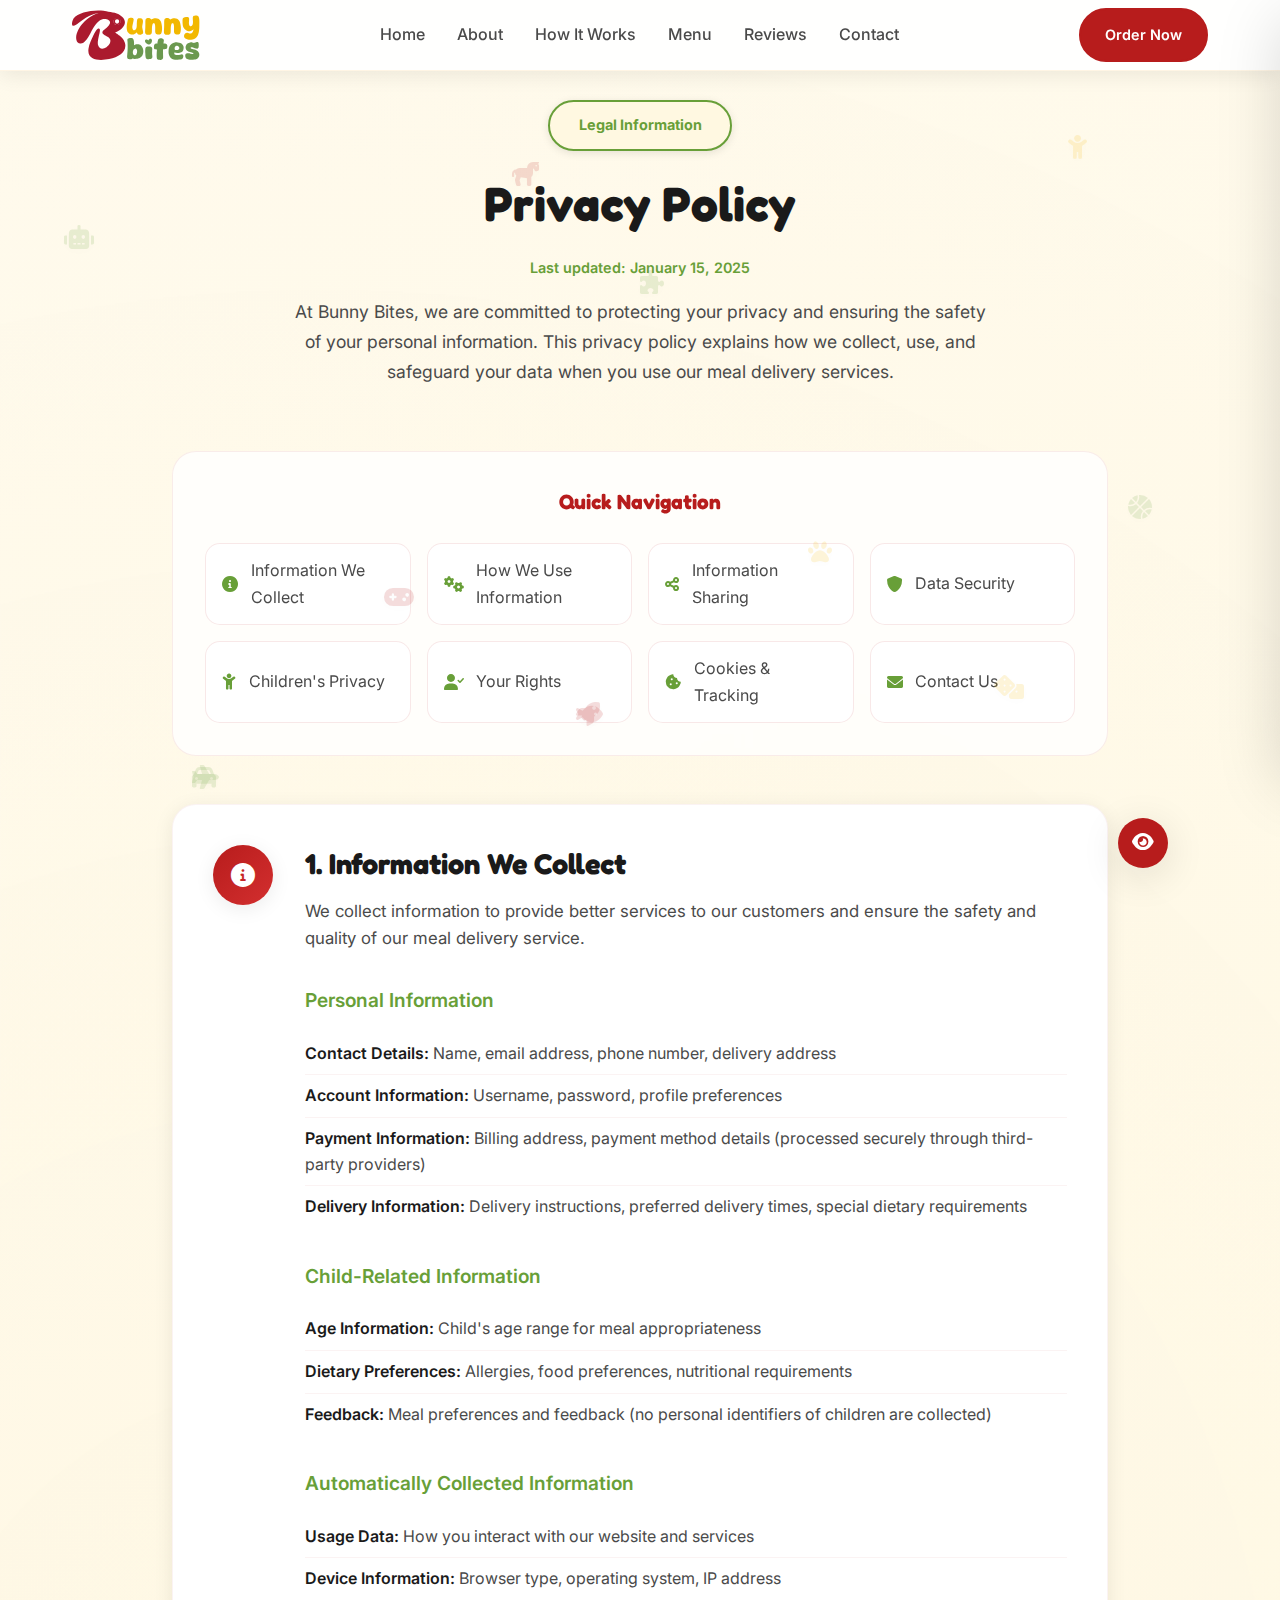
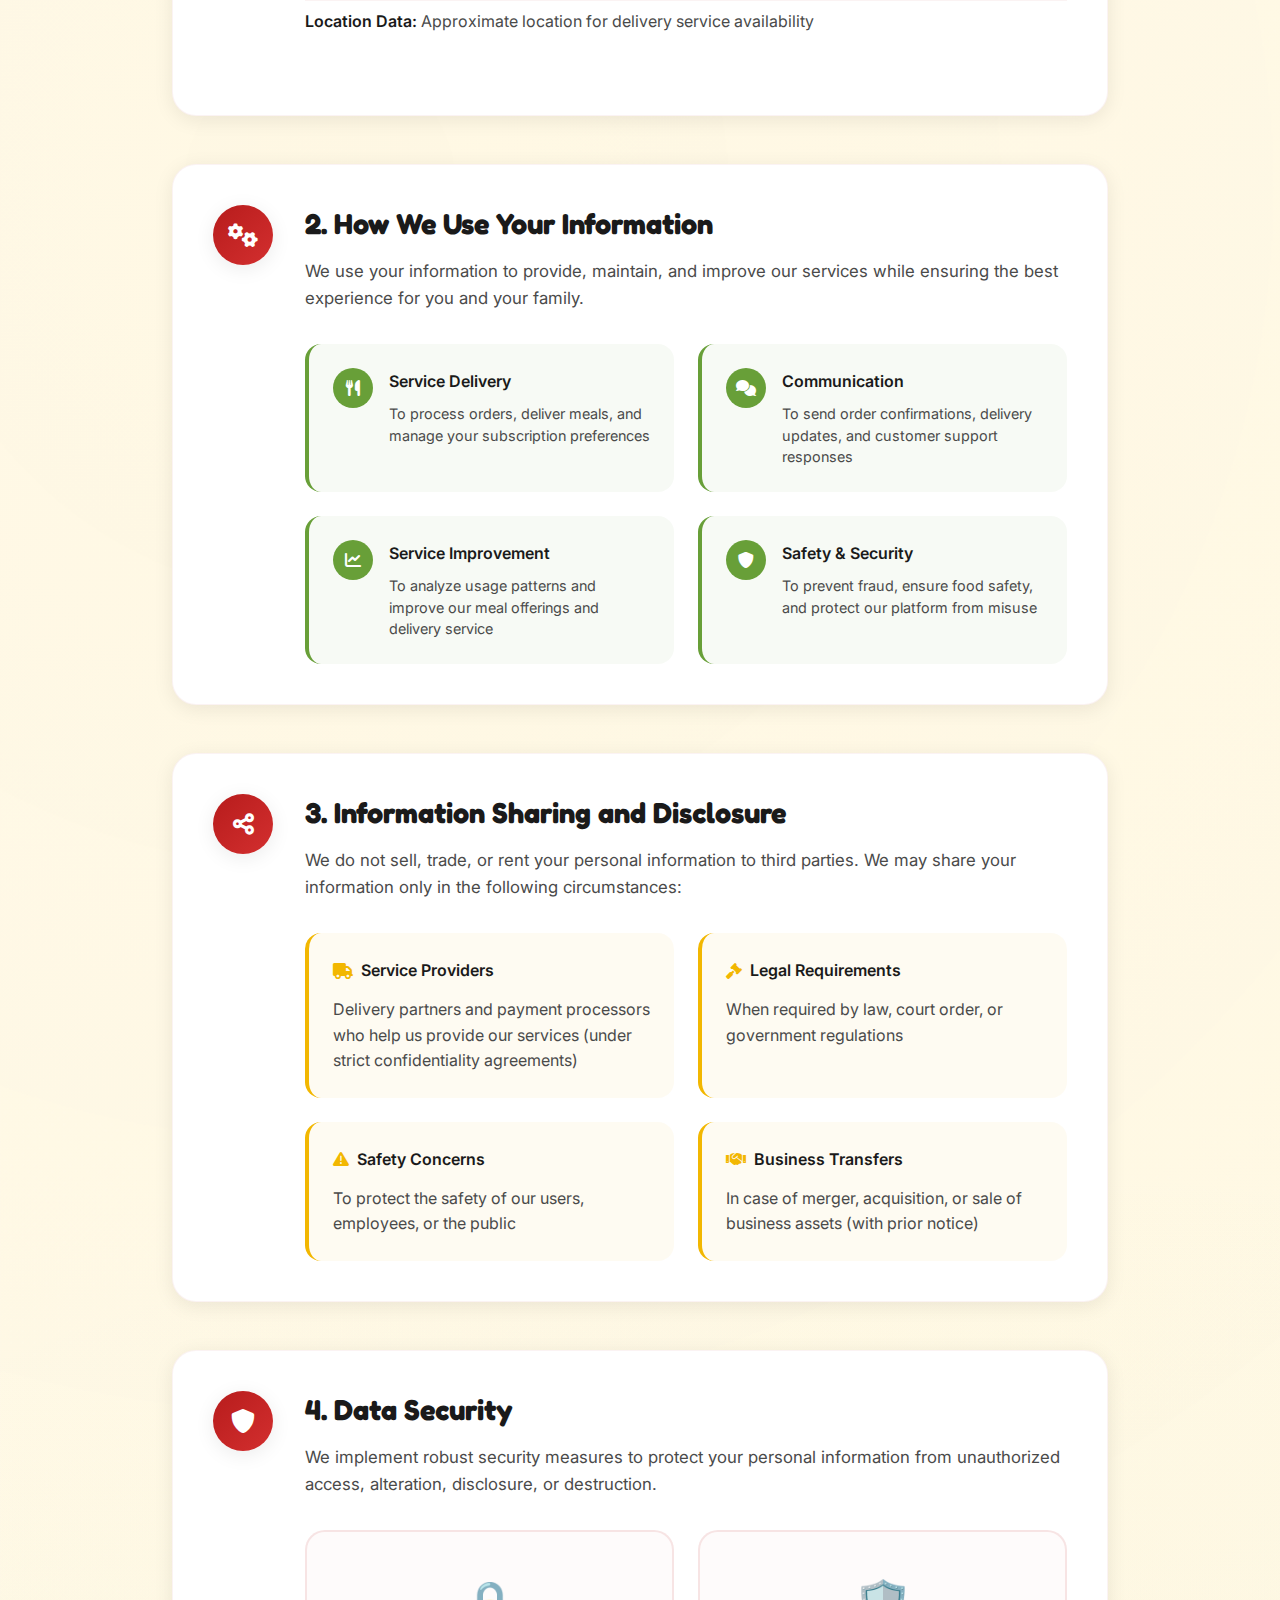
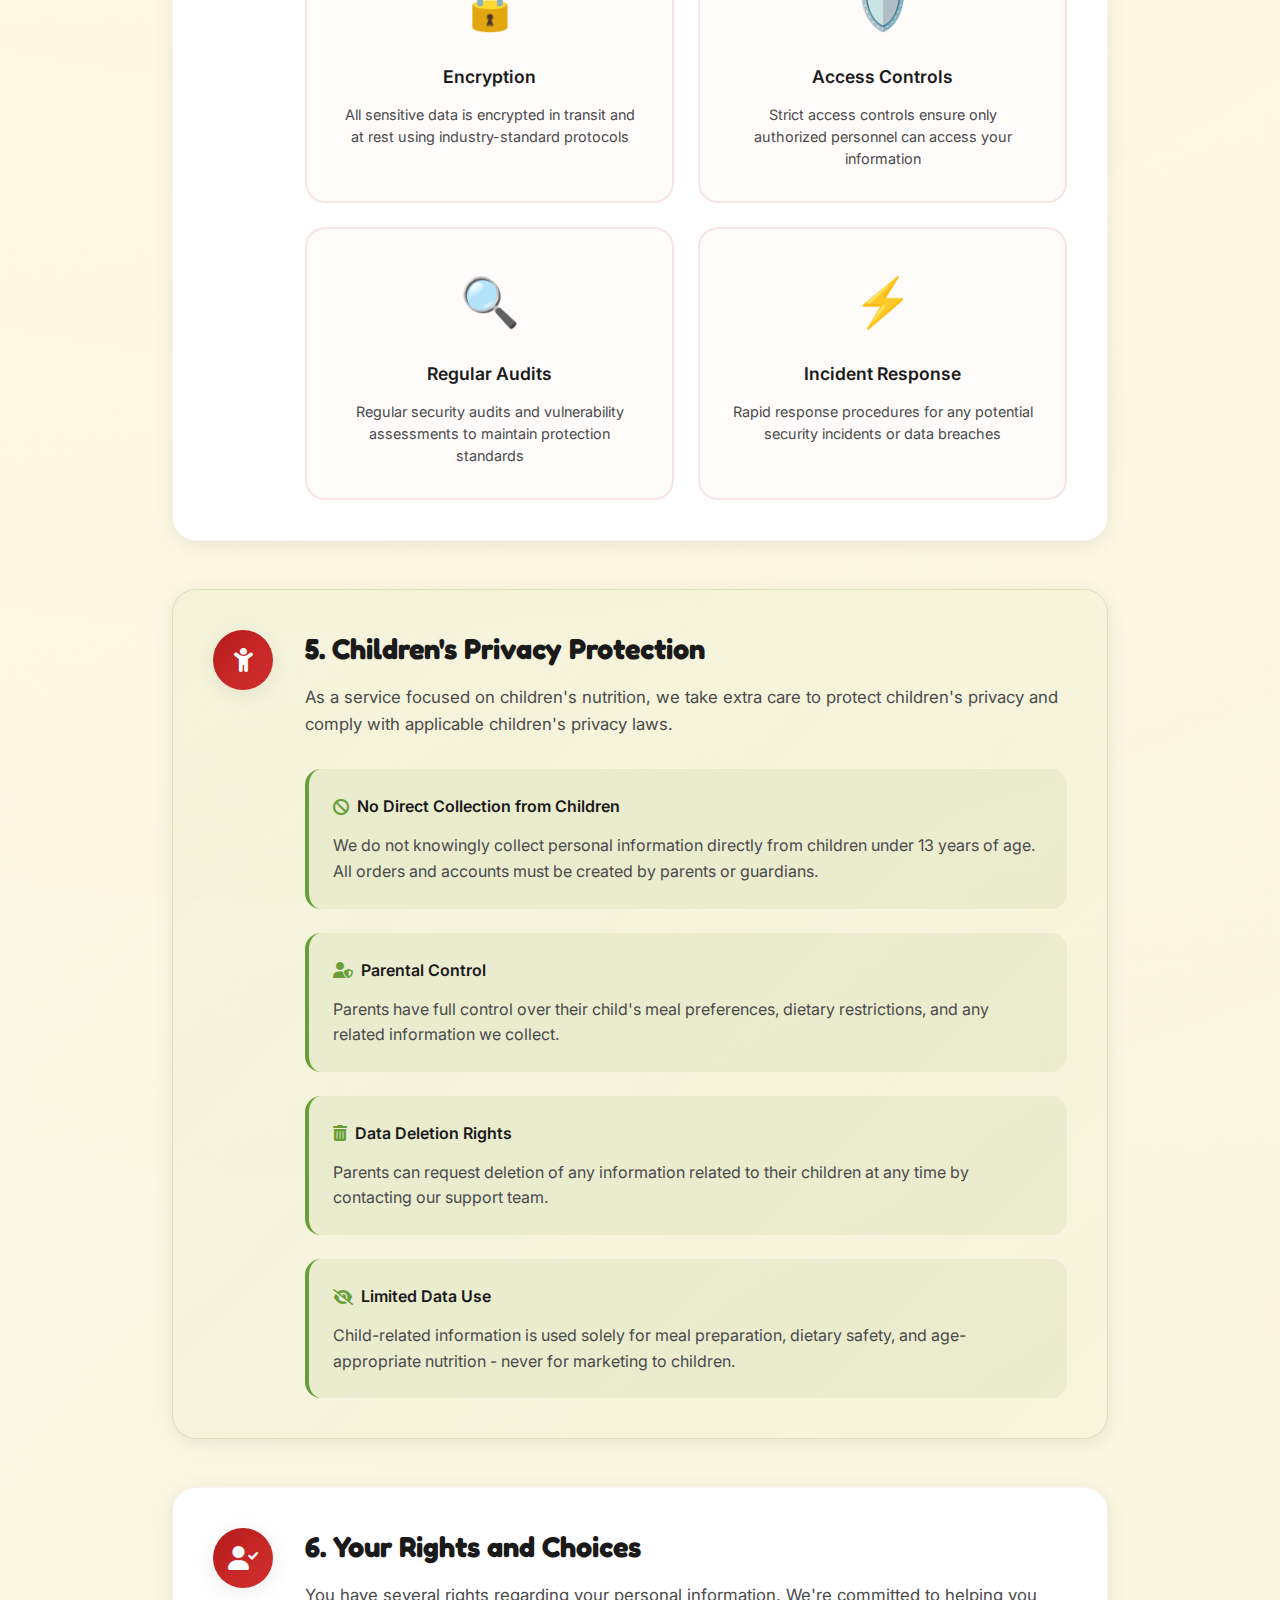
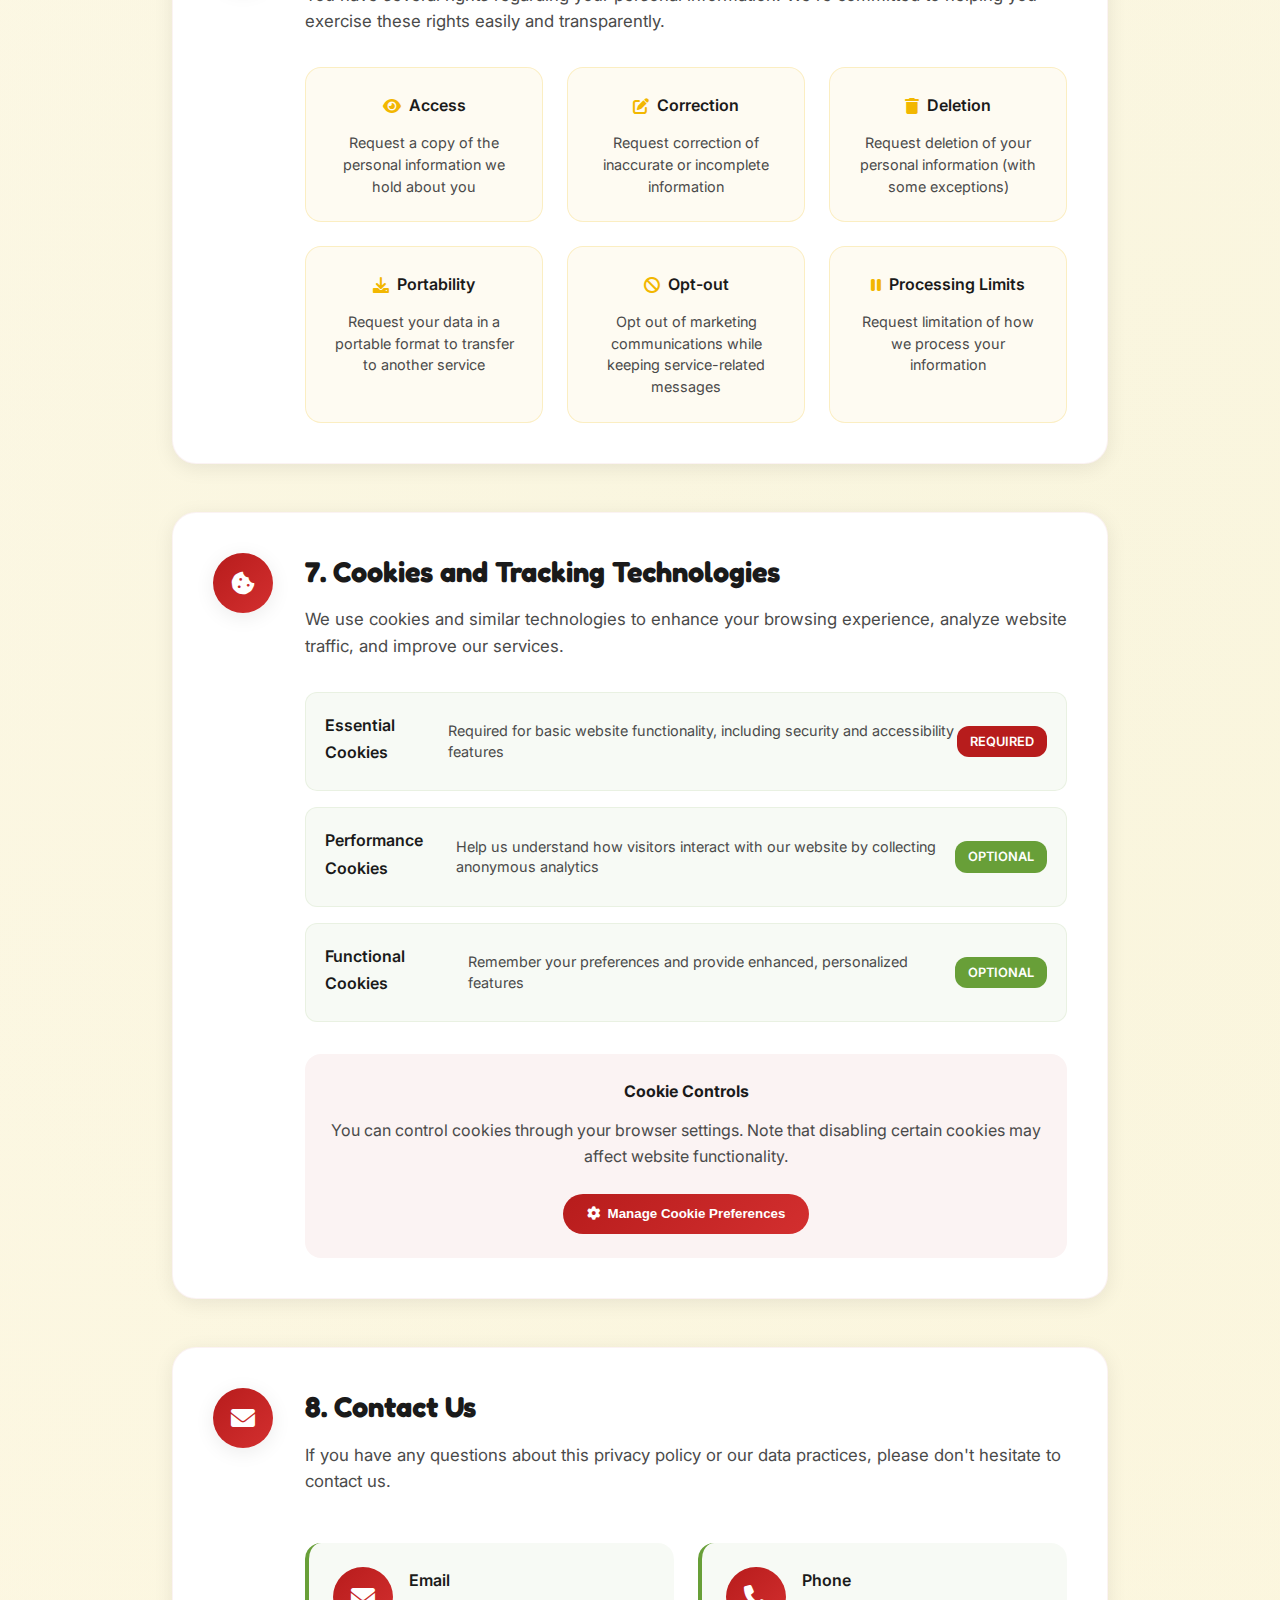
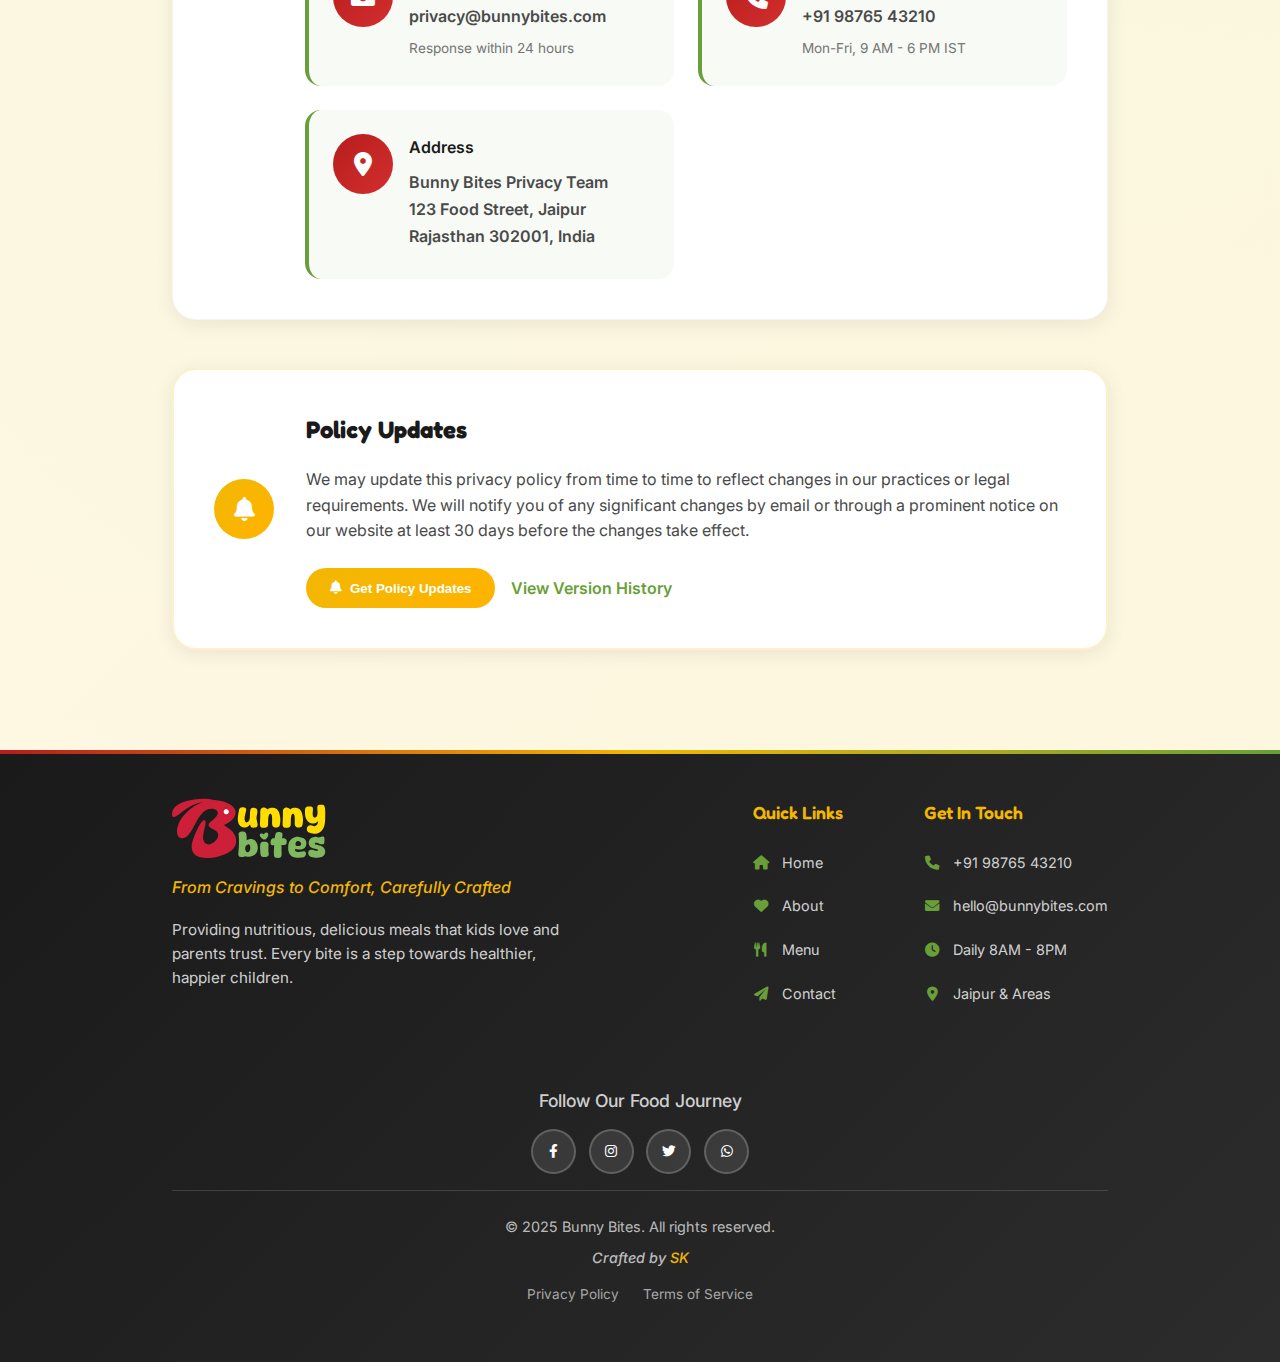
<file: privacy.html>
<!DOCTYPE html>
<html lang="en">
  <head>
    <meta charset="UTF-8" />
    <meta name="viewport" content="width=device-width, initial-scale=1.0" />
    <title>Bunny Bites - Privacy Policy</title>

    <!-- Font Awesome Icons -->
    <link
      href="https://cdnjs.cloudflare.com/ajax/libs/font-awesome/6.0.0/css/all.min.css"
      rel="stylesheet"
    />

    <!-- Google Fonts -->
    <link
      href="https://fonts.googleapis.com/css2?family=Inter:wght@300;400;500;600;700;800;900&family=Fredoka:wght@300;400;500;600;700&display=swap"
      rel="stylesheet"
    />

    <!-- Custom CSS -->
    <link rel="stylesheet" href="style.css" />
    <link rel="stylesheet" href="contact.css" />
  </head>

  <body>
    <!-- ===== MOBILE MENU SYSTEM ===== -->
    <!-- Mobile Menu Overlay -->
    <div class="mobile-menu-overlay" id="mobile-menu-overlay"></div>

    <!-- Mobile Menu Panel -->
    <nav class="mobile-menu-panel" id="mobile-menu-panel">
      <!-- Menu Decorations -->
      <div class="menu-decorations">
        <div class="menu-floating-toy menu-toy-1">
          <i class="fas fa-rabbit"></i>
        </div>
        <div class="menu-floating-toy menu-toy-2">
          <i class="fas fa-rocket"></i>
        </div>
        <div class="menu-floating-toy menu-toy-3">
          <i class="fas fa-car"></i>
        </div>
        <div class="menu-floating-toy menu-toy-4">
          <i class="fas fa-gamepad"></i>
        </div>
        <div class="menu-floating-toy menu-toy-5">
          <i class="fas fa-basketball-ball"></i>
        </div>
      </div>

      <!-- Close Button -->
      <button
        class="menu-close-btn"
        id="menu-close-btn"
        aria-label="Close menu"
      ></button>

      <!-- Menu Header -->
      <div class="mobile-menu-header">
        <div class="mobile-menu-logo">
          <img
            src="img/bunny bites logo.svg"
            alt="Bunny Bites Logo"
            class="mobile-menu-logo-image"
          />
        </div>
      </div>

      <!-- Menu Items -->
      <ul class="mobile-menu-items">
        <li class="mobile-menu-item">
          <a href="index.html" class="mobile-menu-link">
            <div class="mobile-menu-icon"><i class="fas fa-house"></i></div>
            <span>Home</span>
            <div class="mobile-menu-arrow">
              <i class="fas fa-arrow-right"></i>
            </div>
          </a>
        </li>
        <li class="mobile-menu-item">
          <a href="about.html" class="mobile-menu-link">
            <div class="mobile-menu-icon"><i class="fas fa-leaf"></i></div>
            <span>About</span>
            <div class="mobile-menu-arrow">
              <i class="fas fa-arrow-right"></i>
            </div>
          </a>
        </li>
        <li class="mobile-menu-item">
          <a href="menu.html" class="mobile-menu-link">
            <div class="mobile-menu-icon"><i class="fas fa-utensils"></i></div>
            <span>Menu</span>
            <div class="mobile-menu-arrow">
              <i class="fas fa-arrow-right"></i>
            </div>
          </a>
        </li>
        <li class="mobile-menu-item">
          <a href="testimonials.html" class="mobile-menu-link">
            <div class="mobile-menu-icon"><i class="fas fa-star"></i></div>
            <span>Reviews</span>
            <div class="mobile-menu-arrow">
              <i class="fas fa-arrow-right"></i>
            </div>
          </a>
        </li>
        <li class="mobile-menu-item">
          <a href="contact.html" class="mobile-menu-link">
            <div class="mobile-menu-icon"><i class="fas fa-phone"></i></div>
            <span>Contact</span>
            <div class="mobile-menu-arrow">
              <i class="fas fa-arrow-right"></i>
            </div>
          </a>
        </li>
      </ul>

      <!-- Fun Footer - FIXED -->
      <div class="mobile-menu-footer">
        <div class="fun-message">
          <span class="message-icon">🎉</span>
          <p>Eat healthy, grow strong!</p>
        </div>
        <div class="mobile-menu-contact">
          <a href="contact.html" class="contact-btn">
            <i class="fas fa-phone"></i>
            Order Now
          </a>
        </div>
      </div>
    </nav>

    <!-- ===== UTILITY BUTTONS ===== -->
    <!-- Back to Top Button -->
    <button class="back-to-top" id="back-to-top" title="Back to top">
      <i class="fas fa-arrow-up"></i>
    </button>

    <!-- Floating Toys Toggle Button -->
    <button class="toys-toggle" id="toys-toggle" title="Toggle floating toys">
      <i class="fas fa-eye"></i>
    </button>

    <!-- ===== FLOATING TOYS ===== -->
    <div class="page-toys">
      <div class="floating-toy toy-1">
        <i class="fas fa-rabbit"></i>
      </div>
      <div class="floating-toy toy-2">
        <i class="fas fa-child"></i>
      </div>
      <div class="floating-toy toy-3">
        <i class="fas fa-robot"></i>
      </div>
      <div class="floating-toy toy-4">
        <i class="fas fa-car"></i>
      </div>
      <div class="floating-toy toy-5">
        <i class="fas fa-rocket"></i>
      </div>
      <div class="floating-toy toy-6">
        <i class="fas fa-basketball-ball"></i>
      </div>
      <div class="floating-toy toy-7">
        <i class="fas fa-gamepad"></i>
      </div>
      <div class="floating-toy toy-8">
        <i class="fas fa-dice"></i>
      </div>
      <div class="floating-toy toy-9">
        <i class="fas fa-plane"></i>
      </div>
      <div class="floating-toy toy-10">
        <i class="fas fa-horse"></i>
      </div>
      <div class="floating-toy toy-11">
        <i class="fas fa-paw"></i>
      </div>
      <div class="floating-toy toy-12">
        <i class="fas fa-puzzle-piece"></i>
      </div>
      <div class="floating-toy toy-13">
        <i class="fas fa-fish"></i>
      </div>
    </div>

    <!-- ===== NAVIGATION ===== -->
    <nav class="navbar" id="navbar">
      <div class="nav-container">
        <a href="index.html" class="logo">
          <img
            src="img/bunny bites logo.svg"
            alt="Bunny Bites Logo"
            class="logo-image"
          />
        </a>

        <ul class="nav-links">
          <li><a href="index.html">Home</a></li>
          <li><a href="about.html">About</a></li>
          <li><a href="#how-it-works">How It Works</a></li>
          <li><a href="#menu">Menu</a></li>
          <li><a href="#testimonials">Reviews</a></li>
          <li><a href="contact.html">Contact</a></li>
        </ul>

        <div class="nav-right">
          <a href="contact.html" class="cta-button">Order Now</a>

          <!-- Mobile Menu Toggle Button -->
          <button
            class="mobile-menu-toggle"
            id="mobile-menu-toggle"
            aria-label="Toggle Menu"
          ></button>
        </div>
      </div>
    </nav>
    <!-- main section -->
    <!-- ===== PRIVACY POLICY PAGE MAIN SECTION ===== -->
    <section class="privacy-policy" id="privacy">
      <div class="section-container">
        <!-- Header Section -->
        <div class="privacy-header menu-section-header">
          <span class="section-badge">Legal Information</span>
          <h1 class="page-title">Privacy Policy</h1>
          <div class="policy-meta">
            <p class="last-updated">Last updated: January 15, 2025</p>
            <p class="page-description">
              At Bunny Bites, we are committed to protecting your privacy and
              ensuring the safety of your personal information. This privacy
              policy explains how we collect, use, and safeguard your data when
              you use our meal delivery services.
            </p>
          </div>
        </div>

        <!-- Table of Contents -->
        <div class="table-of-contents">
          <h3>Quick Navigation</h3>
          <div class="toc-grid">
            <a href="#section-1" class="toc-item">
              <i class="fas fa-info-circle"></i>
              <span>Information We Collect</span>
            </a>
            <a href="#section-2" class="toc-item">
              <i class="fas fa-cogs"></i>
              <span>How We Use Information</span>
            </a>
            <a href="#section-3" class="toc-item">
              <i class="fas fa-share-alt"></i>
              <span>Information Sharing</span>
            </a>
            <a href="#section-4" class="toc-item">
              <i class="fas fa-shield-alt"></i>
              <span>Data Security</span>
            </a>
            <a href="#section-5" class="toc-item">
              <i class="fas fa-child"></i>
              <span>Children's Privacy</span>
            </a>
            <a href="#section-6" class="toc-item">
              <i class="fas fa-user-check"></i>
              <span>Your Rights</span>
            </a>
            <a href="#section-7" class="toc-item">
              <i class="fas fa-cookie-bite"></i>
              <span>Cookies & Tracking</span>
            </a>
            <a href="#section-8" class="toc-item">
              <i class="fas fa-envelope"></i>
              <span>Contact Us</span>
            </a>
          </div>
        </div>

        <!-- Privacy Policy Content -->
        <div class="privacy-content">
          <!-- Section 1: Information We Collect -->
          <div class="policy-section" id="section-1">
            <div class="section-icon">
              <i class="fas fa-info-circle"></i>
            </div>
            <div class="section-content">
              <h2>1. Information We Collect</h2>
              <p class="section-intro">
                We collect information to provide better services to our
                customers and ensure the safety and quality of our meal delivery
                service.
              </p>

              <div class="subsection">
                <h3>Personal Information</h3>
                <ul>
                  <li>
                    <strong>Contact Details:</strong> Name, email address, phone
                    number, delivery address
                  </li>
                  <li>
                    <strong>Account Information:</strong> Username, password,
                    profile preferences
                  </li>
                  <li>
                    <strong>Payment Information:</strong> Billing address,
                    payment method details (processed securely through
                    third-party providers)
                  </li>
                  <li>
                    <strong>Delivery Information:</strong> Delivery
                    instructions, preferred delivery times, special dietary
                    requirements
                  </li>
                </ul>
              </div>

              <div class="subsection">
                <h3>Child-Related Information</h3>
                <ul>
                  <li>
                    <strong>Age Information:</strong> Child's age range for meal
                    appropriateness
                  </li>
                  <li>
                    <strong>Dietary Preferences:</strong> Allergies, food
                    preferences, nutritional requirements
                  </li>
                  <li>
                    <strong>Feedback:</strong> Meal preferences and feedback (no
                    personal identifiers of children are collected)
                  </li>
                </ul>
              </div>

              <div class="subsection">
                <h3>Automatically Collected Information</h3>
                <ul>
                  <li>
                    <strong>Usage Data:</strong> How you interact with our
                    website and services
                  </li>
                  <li>
                    <strong>Device Information:</strong> Browser type, operating
                    system, IP address
                  </li>
                  <li>
                    <strong>Location Data:</strong> Approximate location for
                    delivery service availability
                  </li>
                </ul>
              </div>
            </div>
          </div>

          <!-- Section 2: How We Use Information -->
          <div class="policy-section" id="section-2">
            <div class="section-icon">
              <i class="fas fa-cogs"></i>
            </div>
            <div class="section-content">
              <h2>2. How We Use Your Information</h2>
              <p class="section-intro">
                We use your information to provide, maintain, and improve our
                services while ensuring the best experience for you and your
                family.
              </p>

              <div class="use-cases">
                <div class="use-case">
                  <div class="use-icon">
                    <i class="fas fa-utensils"></i>
                  </div>
                  <div>
                    <h4>Service Delivery</h4>
                    <p>
                      To process orders, deliver meals, and manage your
                      subscription preferences
                    </p>
                  </div>
                </div>

                <div class="use-case">
                  <div class="use-icon">
                    <i class="fas fa-comments"></i>
                  </div>
                  <div>
                    <h4>Communication</h4>
                    <p>
                      To send order confirmations, delivery updates, and
                      customer support responses
                    </p>
                  </div>
                </div>

                <div class="use-case">
                  <div class="use-icon">
                    <i class="fas fa-chart-line"></i>
                  </div>
                  <div>
                    <h4>Service Improvement</h4>
                    <p>
                      To analyze usage patterns and improve our meal offerings
                      and delivery service
                    </p>
                  </div>
                </div>

                <div class="use-case">
                  <div class="use-icon">
                    <i class="fas fa-shield-alt"></i>
                  </div>
                  <div>
                    <h4>Safety & Security</h4>
                    <p>
                      To prevent fraud, ensure food safety, and protect our
                      platform from misuse
                    </p>
                  </div>
                </div>
              </div>
            </div>
          </div>

          <!-- Section 3: Information Sharing -->
          <div class="policy-section" id="section-3">
            <div class="section-icon">
              <i class="fas fa-share-alt"></i>
            </div>
            <div class="section-content">
              <h2>3. Information Sharing and Disclosure</h2>
              <p class="section-intro">
                We do not sell, trade, or rent your personal information to
                third parties. We may share your information only in the
                following circumstances:
              </p>

              <div class="sharing-grid">
                <div class="sharing-item">
                  <h4><i class="fas fa-truck"></i> Service Providers</h4>
                  <p>
                    Delivery partners and payment processors who help us provide
                    our services (under strict confidentiality agreements)
                  </p>
                </div>

                <div class="sharing-item">
                  <h4><i class="fas fa-gavel"></i> Legal Requirements</h4>
                  <p>
                    When required by law, court order, or government regulations
                  </p>
                </div>

                <div class="sharing-item">
                  <h4>
                    <i class="fas fa-exclamation-triangle"></i> Safety Concerns
                  </h4>
                  <p>
                    To protect the safety of our users, employees, or the public
                  </p>
                </div>

                <div class="sharing-item">
                  <h4><i class="fas fa-handshake"></i> Business Transfers</h4>
                  <p>
                    In case of merger, acquisition, or sale of business assets
                    (with prior notice)
                  </p>
                </div>
              </div>
            </div>
          </div>

          <!-- Section 4: Data Security -->
          <div class="policy-section" id="section-4">
            <div class="section-icon">
              <i class="fas fa-shield-alt"></i>
            </div>
            <div class="section-content">
              <h2>4. Data Security</h2>
              <p class="section-intro">
                We implement robust security measures to protect your personal
                information from unauthorized access, alteration, disclosure, or
                destruction.
              </p>

              <div class="security-measures">
                <div class="security-item">
                  <div class="security-icon">🔒</div>
                  <h4>Encryption</h4>
                  <p>
                    All sensitive data is encrypted in transit and at rest using
                    industry-standard protocols
                  </p>
                </div>

                <div class="security-item">
                  <div class="security-icon">🛡️</div>
                  <h4>Access Controls</h4>
                  <p>
                    Strict access controls ensure only authorized personnel can
                    access your information
                  </p>
                </div>

                <div class="security-item">
                  <div class="security-icon">🔍</div>
                  <h4>Regular Audits</h4>
                  <p>
                    Regular security audits and vulnerability assessments to
                    maintain protection standards
                  </p>
                </div>

                <div class="security-item">
                  <div class="security-icon">⚡</div>
                  <h4>Incident Response</h4>
                  <p>
                    Rapid response procedures for any potential security
                    incidents or data breaches
                  </p>
                </div>
              </div>
            </div>
          </div>

          <!-- Section 5: Children's Privacy -->
          <div class="policy-section highlight" id="section-5">
            <div class="section-icon">
              <i class="fas fa-child"></i>
            </div>
            <div class="section-content">
              <h2>5. Children's Privacy Protection</h2>
              <p class="section-intro">
                As a service focused on children's nutrition, we take extra care
                to protect children's privacy and comply with applicable
                children's privacy laws.
              </p>

              <div class="children-policy">
                <div class="policy-point">
                  <h4>
                    <i class="fas fa-ban"></i> No Direct Collection from
                    Children
                  </h4>
                  <p>
                    We do not knowingly collect personal information directly
                    from children under 13 years of age. All orders and accounts
                    must be created by parents or guardians.
                  </p>
                </div>

                <div class="policy-point">
                  <h4><i class="fas fa-user-shield"></i> Parental Control</h4>
                  <p>
                    Parents have full control over their child's meal
                    preferences, dietary restrictions, and any related
                    information we collect.
                  </p>
                </div>

                <div class="policy-point">
                  <h4><i class="fas fa-trash-alt"></i> Data Deletion Rights</h4>
                  <p>
                    Parents can request deletion of any information related to
                    their children at any time by contacting our support team.
                  </p>
                </div>

                <div class="policy-point">
                  <h4><i class="fas fa-eye-slash"></i> Limited Data Use</h4>
                  <p>
                    Child-related information is used solely for meal
                    preparation, dietary safety, and age-appropriate nutrition -
                    never for marketing to children.
                  </p>
                </div>
              </div>
            </div>
          </div>

          <!-- Section 6: Your Rights -->
          <div class="policy-section" id="section-6">
            <div class="section-icon">
              <i class="fas fa-user-check"></i>
            </div>
            <div class="section-content">
              <h2>6. Your Rights and Choices</h2>
              <p class="section-intro">
                You have several rights regarding your personal information.
                We're committed to helping you exercise these rights easily and
                transparently.
              </p>

              <div class="rights-grid">
                <div class="right-item">
                  <h4><i class="fas fa-eye"></i> Access</h4>
                  <p>
                    Request a copy of the personal information we hold about you
                  </p>
                </div>

                <div class="right-item">
                  <h4><i class="fas fa-edit"></i> Correction</h4>
                  <p>
                    Request correction of inaccurate or incomplete information
                  </p>
                </div>

                <div class="right-item">
                  <h4><i class="fas fa-trash"></i> Deletion</h4>
                  <p>
                    Request deletion of your personal information (with some
                    exceptions)
                  </p>
                </div>

                <div class="right-item">
                  <h4><i class="fas fa-download"></i> Portability</h4>
                  <p>
                    Request your data in a portable format to transfer to
                    another service
                  </p>
                </div>

                <div class="right-item">
                  <h4><i class="fas fa-ban"></i> Opt-out</h4>
                  <p>
                    Opt out of marketing communications while keeping
                    service-related messages
                  </p>
                </div>

                <div class="right-item">
                  <h4><i class="fas fa-pause"></i> Processing Limits</h4>
                  <p>Request limitation of how we process your information</p>
                </div>
              </div>
            </div>
          </div>

          <!-- Section 7: Cookies & Tracking -->
          <div class="policy-section" id="section-7">
            <div class="section-icon">
              <i class="fas fa-cookie-bite"></i>
            </div>
            <div class="section-content">
              <h2>7. Cookies and Tracking Technologies</h2>
              <p class="section-intro">
                We use cookies and similar technologies to enhance your browsing
                experience, analyze website traffic, and improve our services.
              </p>

              <div class="cookie-types">
                <div class="cookie-type">
                  <h4>Essential Cookies</h4>
                  <p>
                    Required for basic website functionality, including security
                    and accessibility features
                  </p>
                  <span class="cookie-tag required">Required</span>
                </div>

                <div class="cookie-type">
                  <h4>Performance Cookies</h4>
                  <p>
                    Help us understand how visitors interact with our website by
                    collecting anonymous analytics
                  </p>
                  <span class="cookie-tag optional">Optional</span>
                </div>

                <div class="cookie-type">
                  <h4>Functional Cookies</h4>
                  <p>
                    Remember your preferences and provide enhanced, personalized
                    features
                  </p>
                  <span class="cookie-tag optional">Optional</span>
                </div>
              </div>

              <div class="cookie-control">
                <h4>Cookie Controls</h4>
                <p>
                  You can control cookies through your browser settings. Note
                  that disabling certain cookies may affect website
                  functionality.
                </p>
                <button class="cookie-settings-btn">
                  <i class="fas fa-cog"></i>
                  Manage Cookie Preferences
                </button>
              </div>
            </div>
          </div>

          <!-- Section 8: Contact Us -->
          <div class="policy-section" id="section-8">
            <div class="section-icon">
              <i class="fas fa-envelope"></i>
            </div>
            <div class="section-content">
              <h2>8. Contact Us</h2>
              <p class="section-intro">
                If you have any questions about this privacy policy or our data
                practices, please don't hesitate to contact us.
              </p>

              <div class="privacy-contact-grid">
                <div class="contact-method">
                  <div class="contact-icon">
                    <i class="fas fa-envelope"></i>
                  </div>
                  <div>
                    <h4>Email</h4>
                    <p>privacy@bunnybites.com</p>
                    <span>Response within 24 hours</span>
                  </div>
                </div>

                <div class="contact-method">
                  <div class="contact-icon">
                    <i class="fas fa-phone"></i>
                  </div>
                  <div>
                    <h4>Phone</h4>
                    <p>+91 98765 43210</p>
                    <span>Mon-Fri, 9 AM - 6 PM IST</span>
                  </div>
                </div>

                <div class="contact-method">
                  <div class="contact-icon">
                    <i class="fas fa-map-marker-alt"></i>
                  </div>
                  <div>
                    <h4>Address</h4>
                    <p>
                      Bunny Bites Privacy Team<br />
                      123 Food Street, Jaipur<br />
                      Rajasthan 302001, India
                    </p>
                  </div>
                </div>
              </div>
            </div>
          </div>
        </div>

        <!-- Policy Updates Notice -->
        <div class="policy-updates">
          <div class="update-icon">
            <i class="fas fa-bell"></i>
          </div>
          <div class="update-content">
            <h3>Policy Updates</h3>
            <p>
              We may update this privacy policy from time to time to reflect
              changes in our practices or legal requirements. We will notify you
              of any significant changes by email or through a prominent notice
              on our website at least 30 days before the changes take effect.
            </p>
            <div class="update-actions">
              <button class="subscribe-btn">
                <i class="fas fa-bell"></i>
                Get Policy Updates
              </button>
              <a href="#" class="version-history">View Version History</a>
            </div>
          </div>
        </div>
      </div>
    </section>

    <!-- ===== IMPROVED FOOTER ===== -->
    <footer class="footer">
      <div class="section-container">
        <div class="footer-content">
          <div class="footer-brand">
            <div class="logo">
              <img
                src="img/bunny bites logo.svg"
                alt="Bunny Bites Logo"
                class="logo-image"
              />
            </div>
            <p class="footer-tagline">
              From Cravings to Comfort, Carefully Crafted
            </p>
            <p class="footer-description">
              Providing nutritious, delicious meals that kids love and parents
              trust. Every bite is a step towards healthier, happier children.
            </p>
          </div>

          <div class="footer-links">
            <div class="footer-column">
              <h4>Quick Links</h4>
              <ul>
                <li>
                  <a href="#home"><i class="fas fa-home"></i> Home</a>
                </li>
                <li>
                  <a href="#about"><i class="fas fa-heart"></i> About</a>
                </li>
                <li>
                  <a href="#menu"><i class="fas fa-utensils"></i> Menu</a>
                </li>
                <li>
                  <a href="contact.html"
                    ><i class="fas fa-paper-plane"></i> Contact</a
                  >
                </li>
              </ul>
            </div>

            <div class="footer-column">
              <h4>Get In Touch</h4>
              <ul>
                <li>
                  <a href="tel:+919876543210"
                    ><i class="fas fa-phone"></i> +91 98765 43210</a
                  >
                </li>
                <li>
                  <a href="mailto:hello@bunnybites.com"
                    ><i class="fas fa-envelope"></i> hello@bunnybites.com</a
                  >
                </li>
                <li>
                  <a href="#"><i class="fas fa-clock"></i> Daily 8AM - 8PM</a>
                </li>
                <li>
                  <a href="#"
                    ><i class="fas fa-map-marker-alt"></i> Jaipur & Areas</a
                  >
                </li>
              </ul>
            </div>
          </div>
        </div>

        <div class="footer-bottom-right">
          <div class="footer-social">
            <p>Follow Our Food Journey</p>
            <div class="social-links">
              <a href="#" class="social-link facebook" aria-label="Facebook">
                <i class="fab fa-facebook-f"></i>
              </a>
              <a href="#" class="social-link instagram" aria-label="Instagram">
                <i class="fab fa-instagram"></i>
              </a>
              <a href="#" class="social-link twitter" aria-label="Twitter">
                <i class="fab fa-twitter"></i>
              </a>
              <a href="#" class="social-link whatsapp" aria-label="WhatsApp">
                <i class="fab fa-whatsapp"></i>
              </a>
            </div>
          </div>
        </div>

        <div class="footer-bottom">
          <div class="footer-bottom-content">
            <div class="footer-bottom-left">
              <p>
                &copy; 2025 Bunny Bites. All rights reserved.
                <span
                  ><p class="footer-tagline">
                    Crafted by <a class="designer" href="privacy.html">SK</a>
                  </p></span
                >
              </p>

              <div class="footer-legal">
                <a href="privacy.html">Privacy Policy</a>
                <a href="terms.html">Terms of Service</a>
              </div>
            </div>
          </div>
        </div>
      </div>
    </footer>

    <!-- ===== JAVASCRIPT ===== -->
    <script src="script.js"></script>
    <script src="contact.js"></script>
  </body>
</html>
</file>
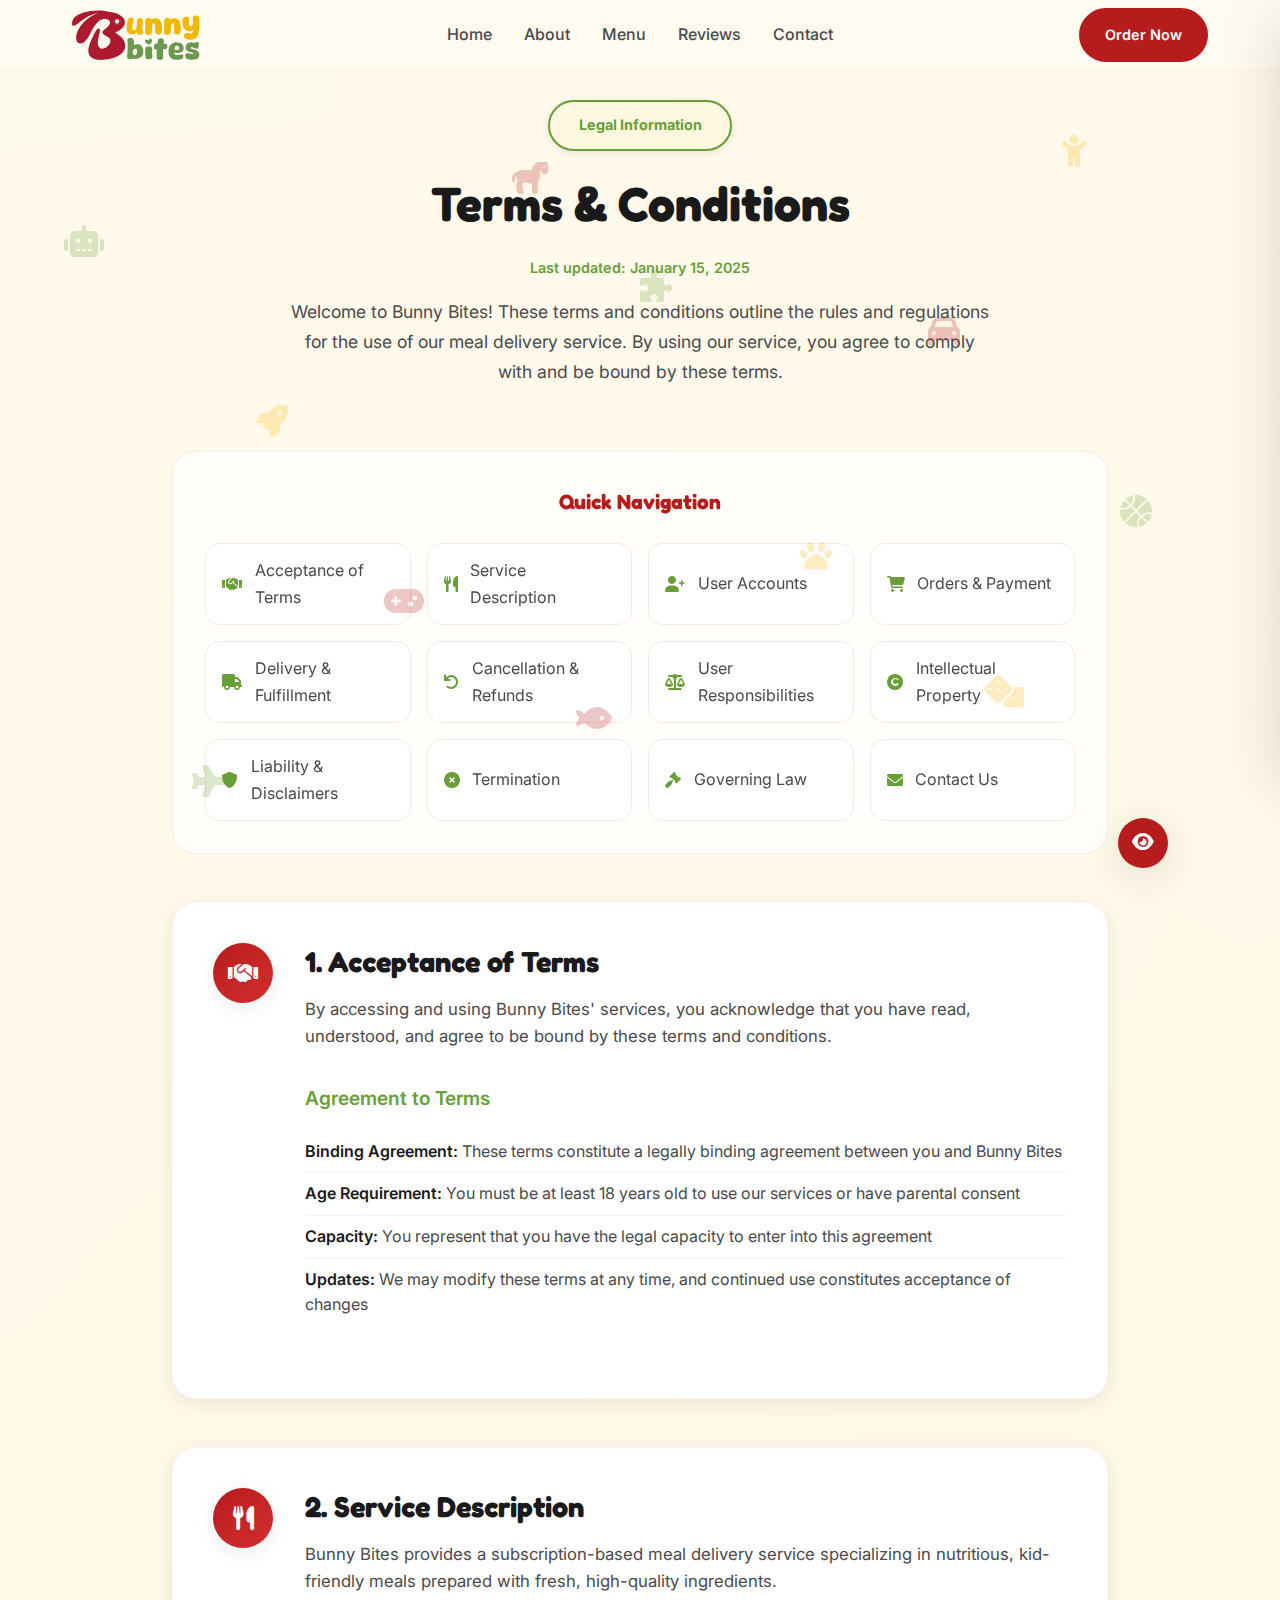
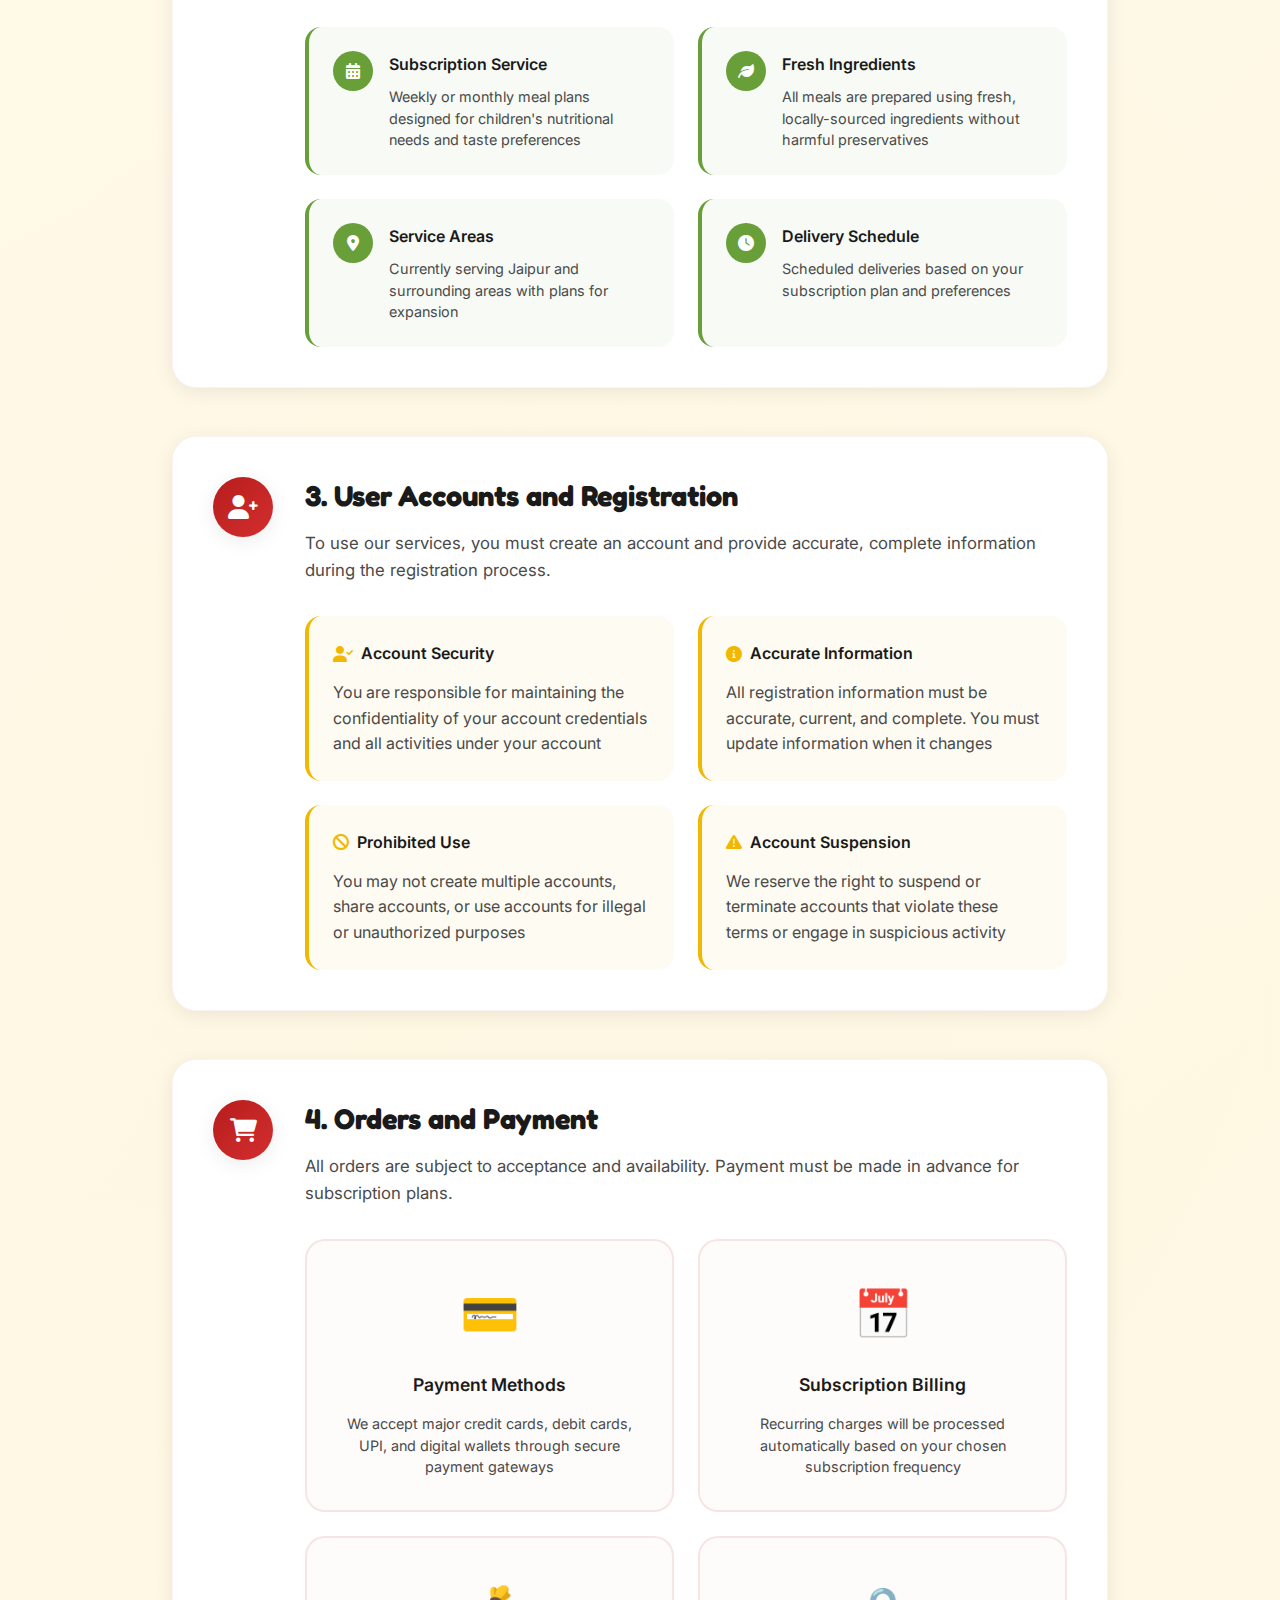
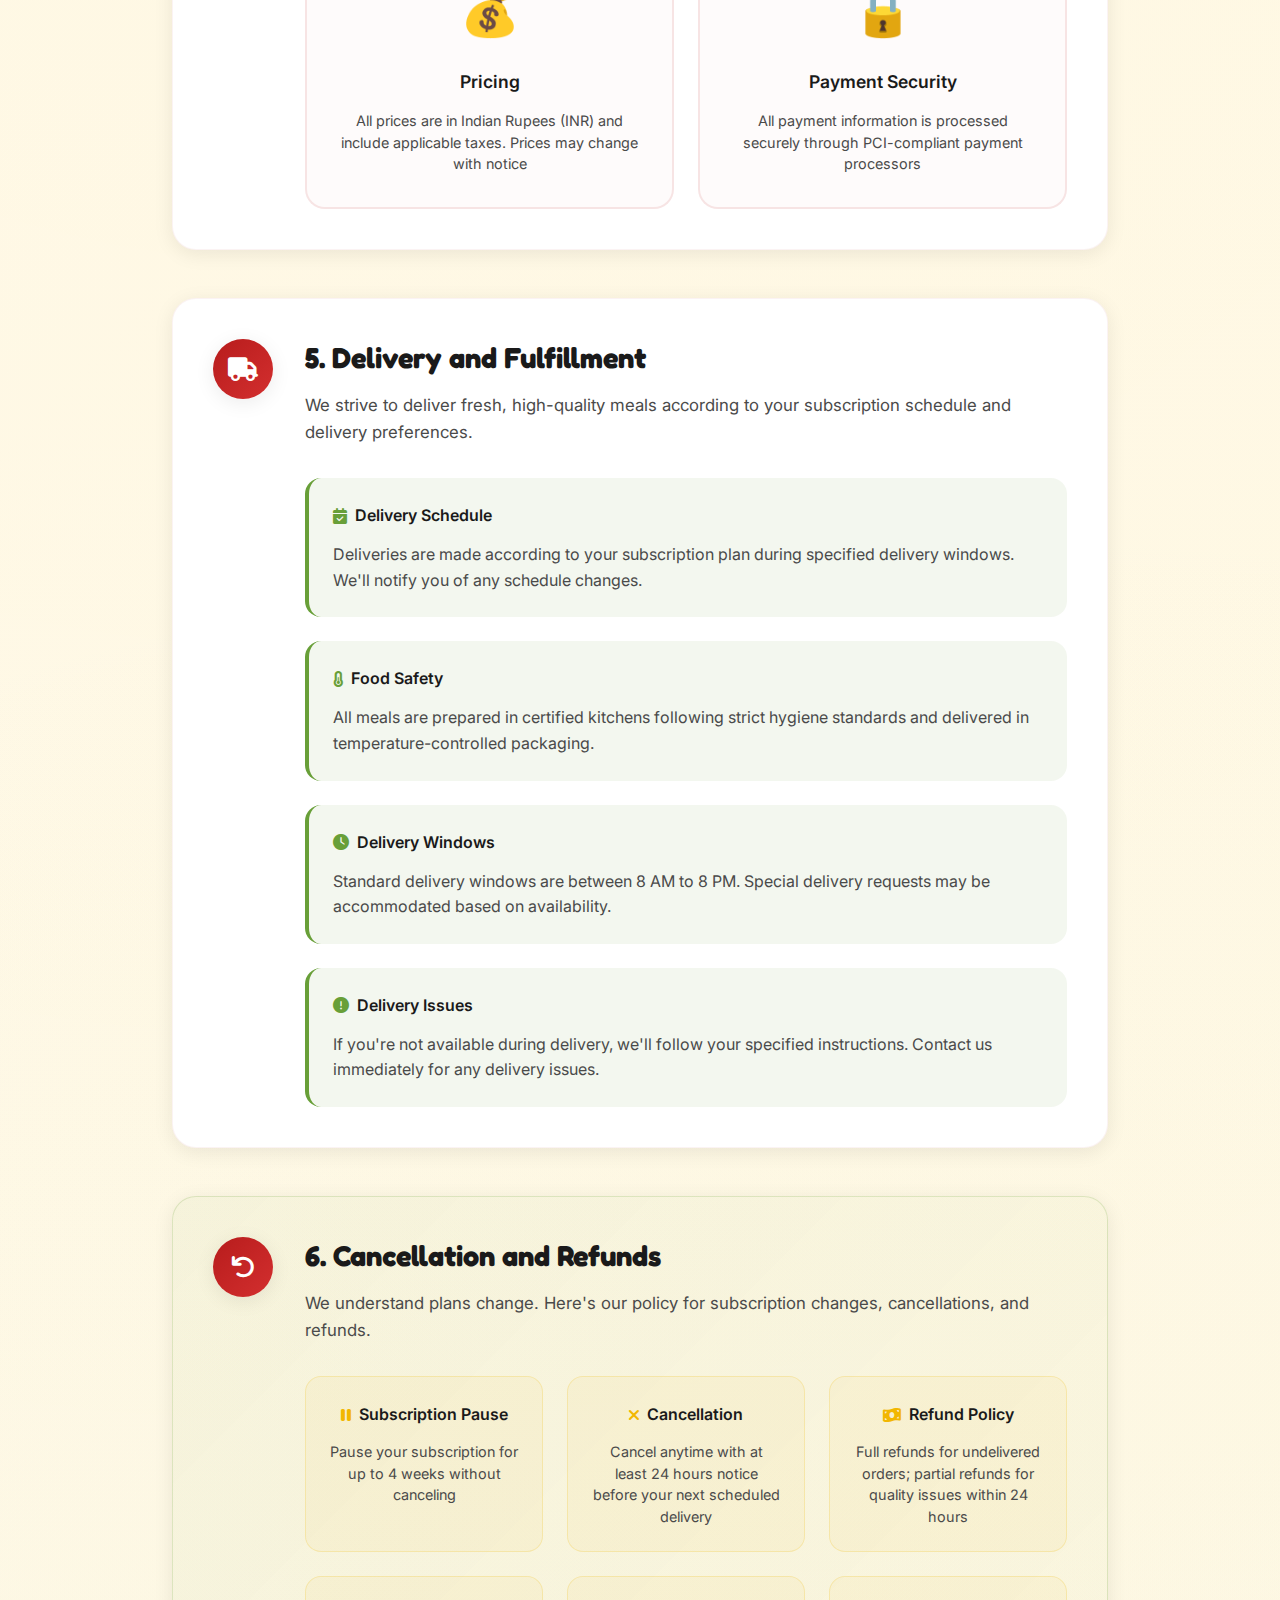
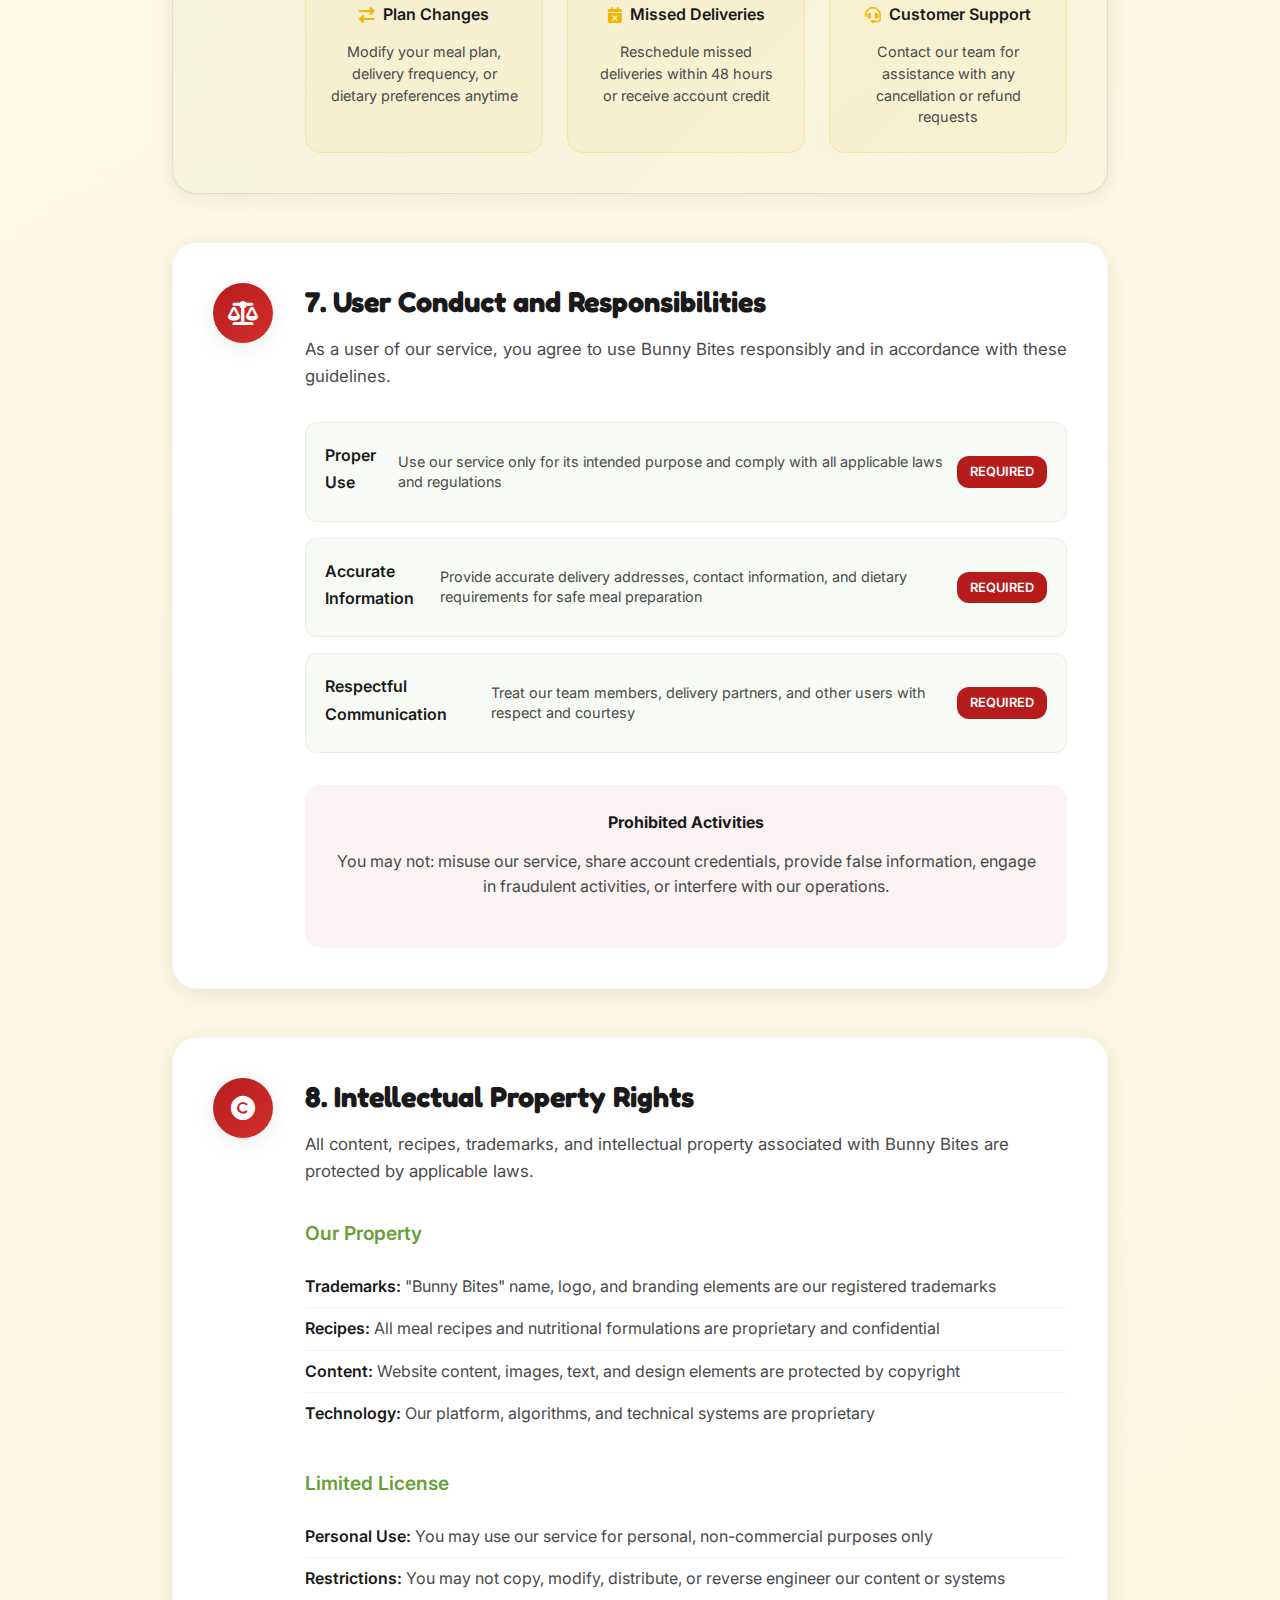
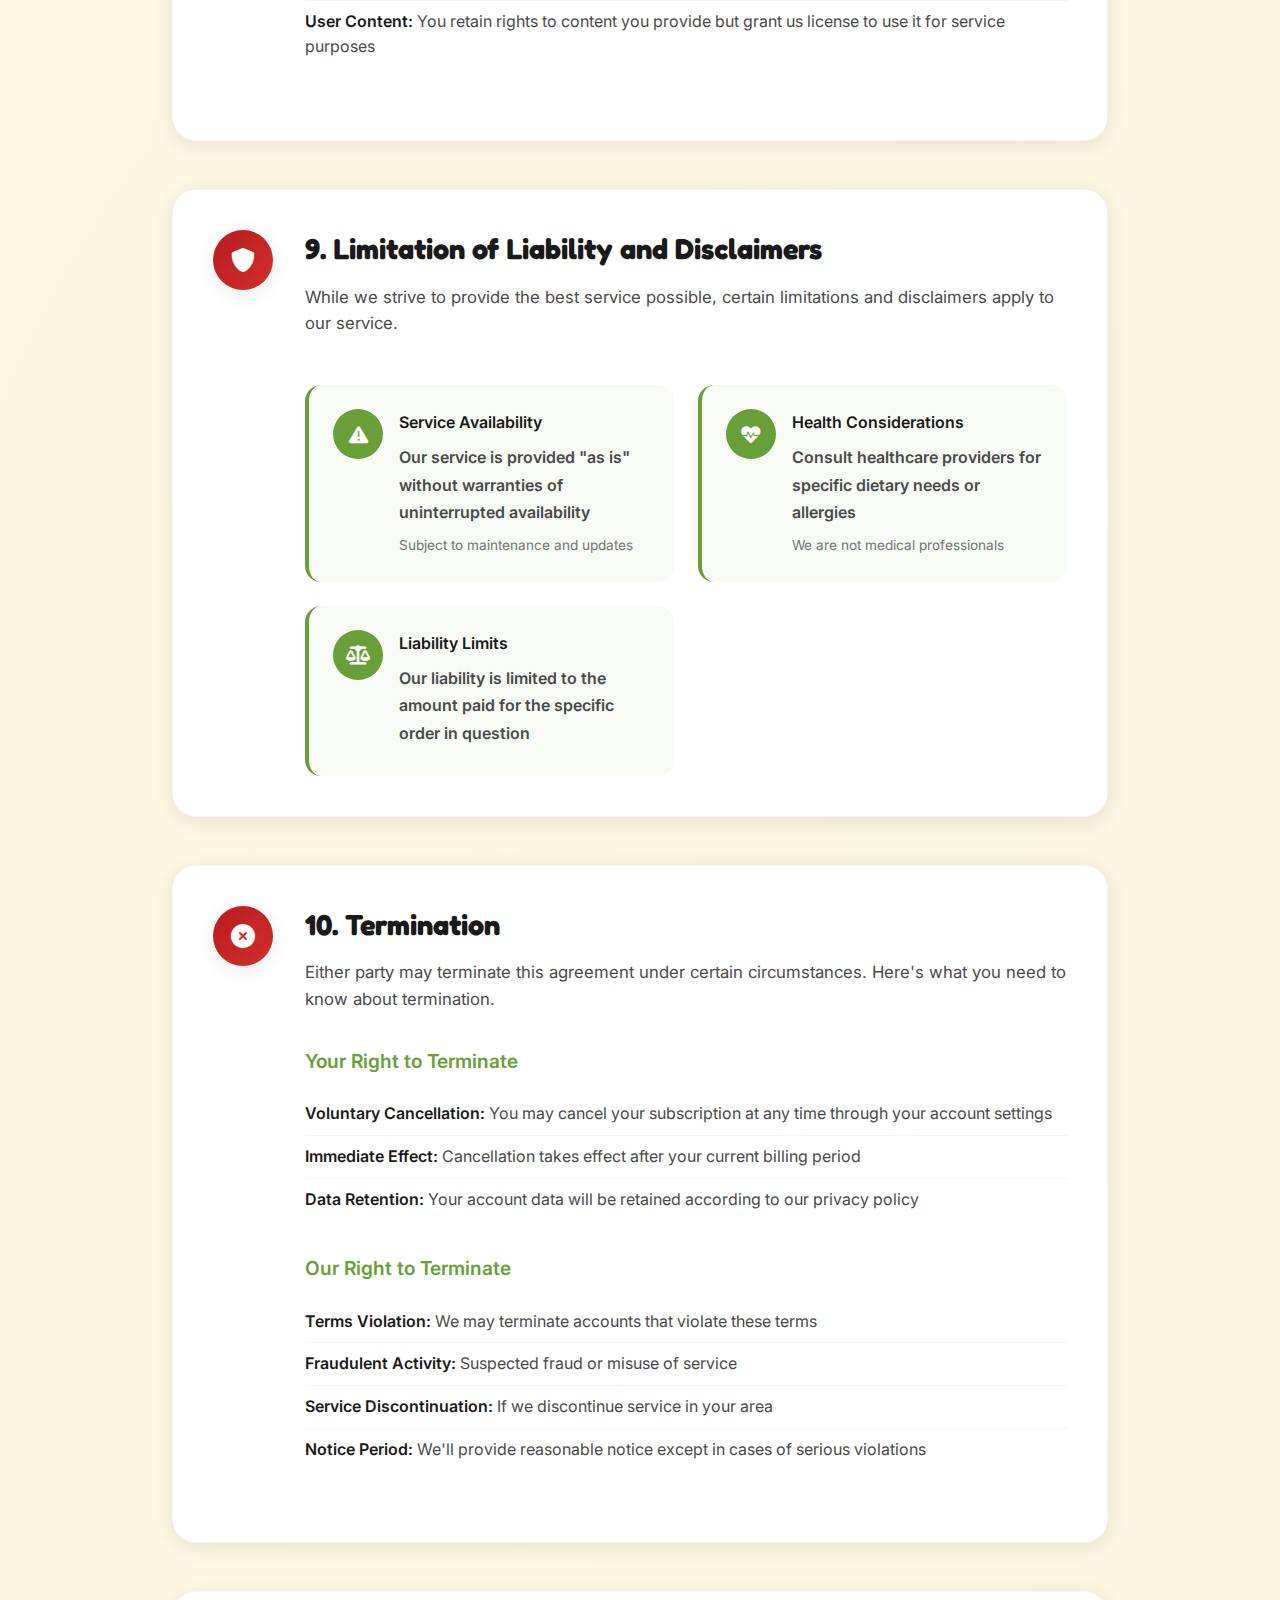
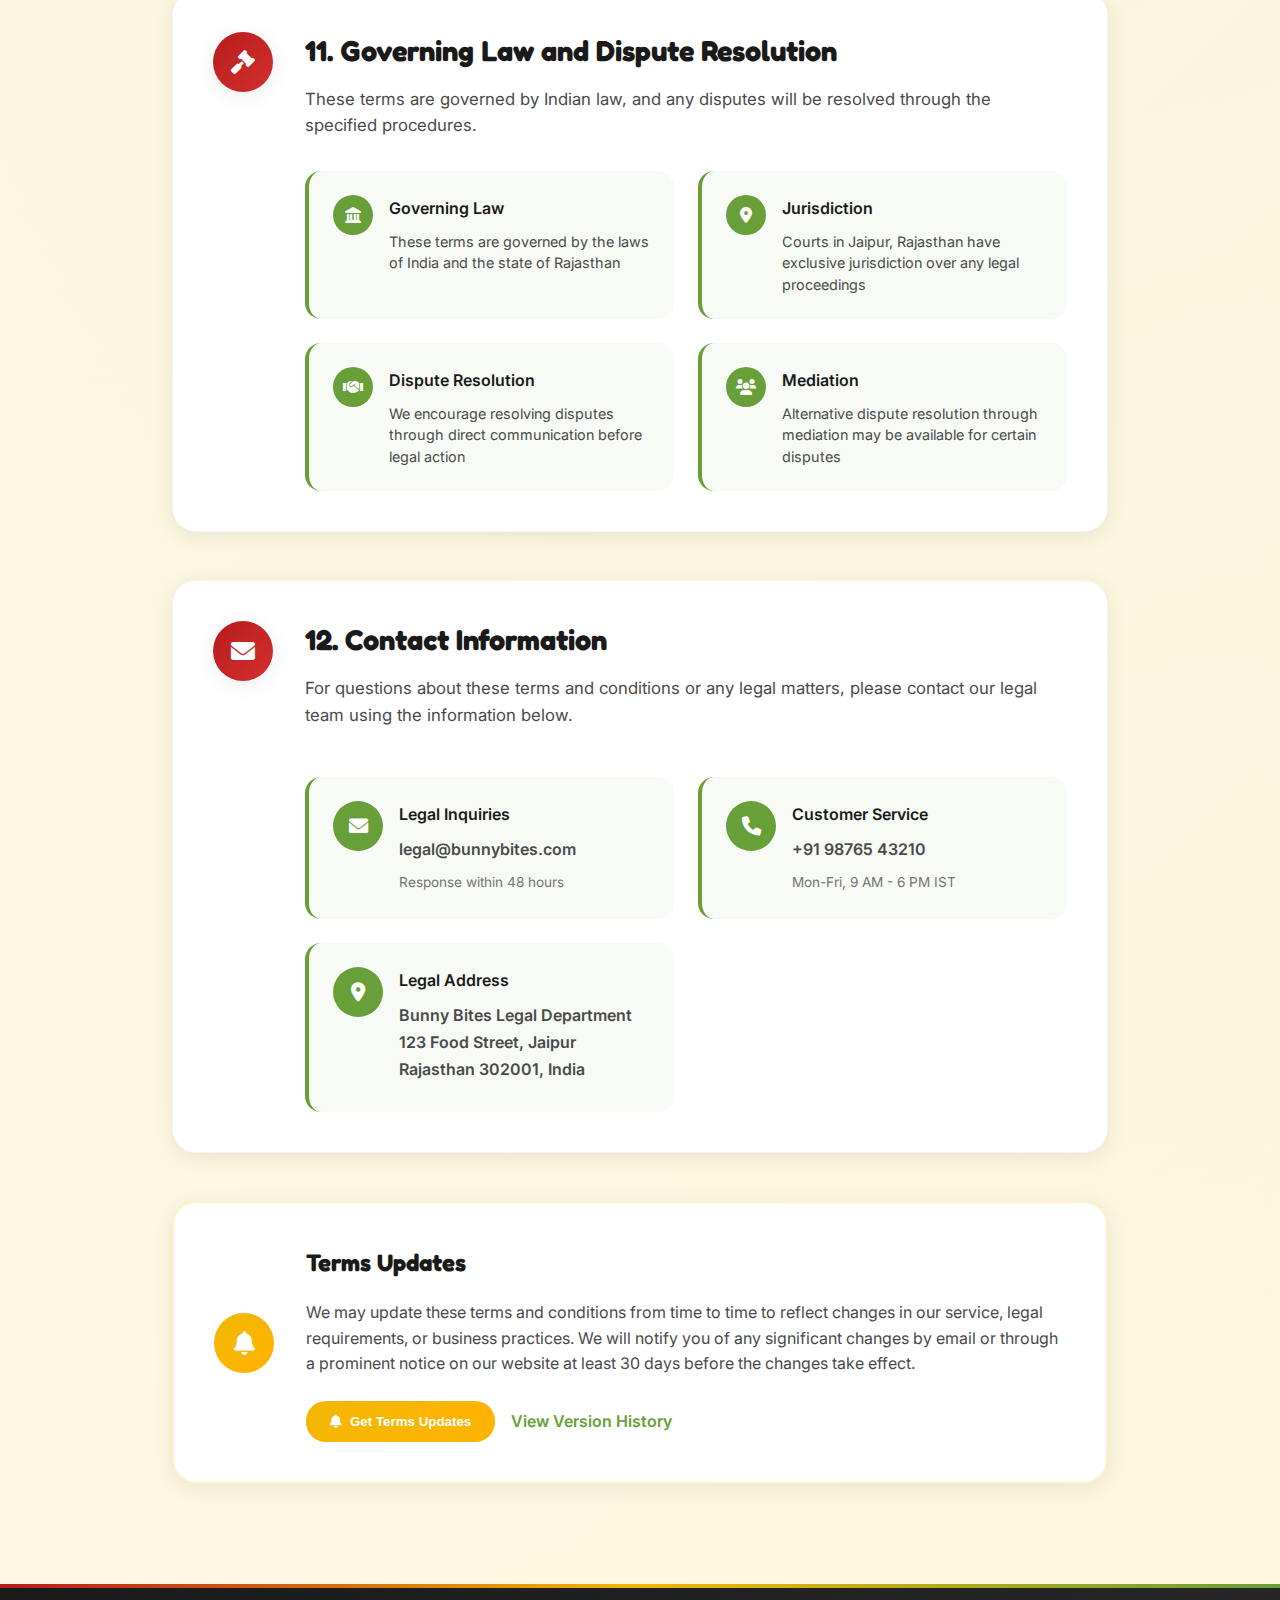
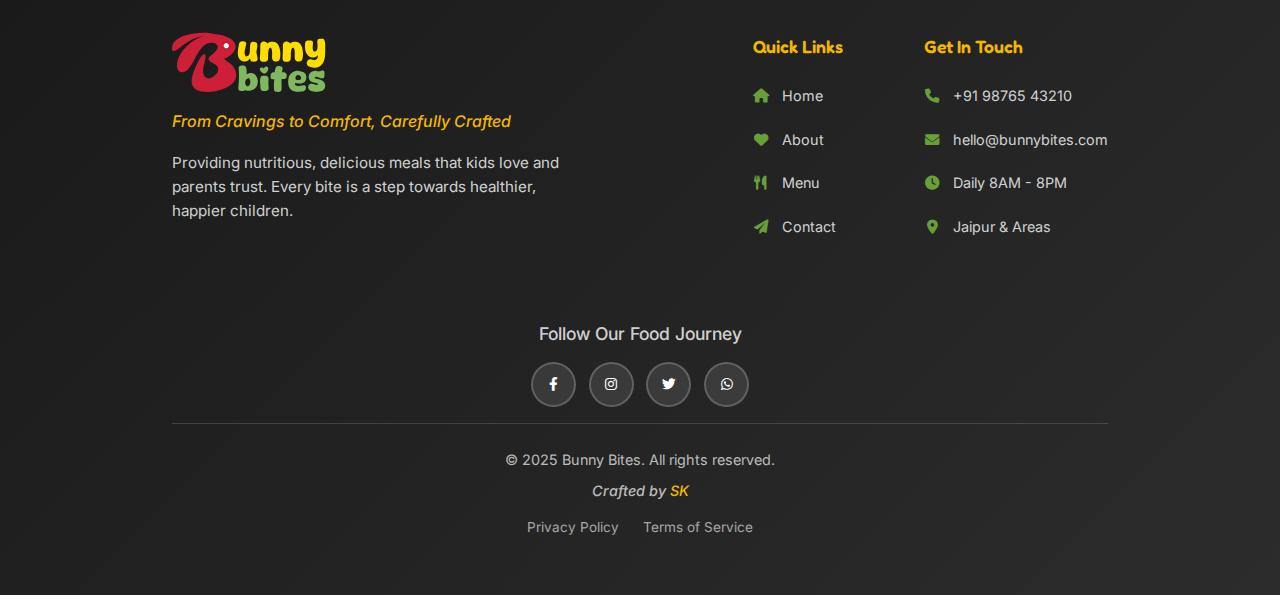
<file: terms.html>
<!DOCTYPE html>
<html lang="en">
  <head>
    <meta charset="UTF-8" />
    <meta name="viewport" content="width=device-width, initial-scale=1.0" />
    <title>Bunny Bites - Terms & Conditions</title>

    <!-- Font Awesome Icons -->
    <link
      href="https://cdnjs.cloudflare.com/ajax/libs/font-awesome/6.0.0/css/all.min.css"
      rel="stylesheet"
    />

    <!-- Google Fonts -->
    <link
      href="https://fonts.googleapis.com/css2?family=Inter:wght@300;400;500;600;700;800;900&family=Fredoka:wght@300;400;500;600;700&display=swap"
      rel="stylesheet"
    />

    <!-- Custom CSS -->
    <link rel="stylesheet" href="style.css" />
    <!-- <link rel="stylesheet" href="contact.css" /> -->
  </head>

  <body>
    <!-- ===== MOBILE MENU SYSTEM ===== -->
    <!-- Mobile Menu Overlay -->
    <div class="mobile-menu-overlay" id="mobile-menu-overlay"></div>

    <!-- Mobile Menu Panel -->
    <nav class="mobile-menu-panel" id="mobile-menu-panel">
      <!-- Menu Decorations -->
      <div class="menu-decorations">
        <div class="menu-floating-toy menu-toy-1">
          <i class="fas fa-rabbit"></i>
        </div>
        <div class="menu-floating-toy menu-toy-2">
          <i class="fas fa-rocket"></i>
        </div>
        <div class="menu-floating-toy menu-toy-3">
          <i class="fas fa-car"></i>
        </div>
        <div class="menu-floating-toy menu-toy-4">
          <i class="fas fa-gamepad"></i>
        </div>
        <div class="menu-floating-toy menu-toy-5">
          <i class="fas fa-basketball-ball"></i>
        </div>
      </div>

      <!-- Close Button -->
      <button
        class="menu-close-btn"
        id="menu-close-btn"
        aria-label="Close menu"
      ></button>

      <!-- Menu Header -->
      <div class="mobile-menu-header">
        <div class="mobile-menu-logo">
          <img
            src="img/bunny bites logo.svg"
            alt="Bunny Bites Logo"
            class="mobile-menu-logo-image"
          />
        </div>
      </div>

      <!-- Menu Items -->
      <ul class="mobile-menu-items">
        <li class="mobile-menu-item">
          <a href="index.html" class="mobile-menu-link">
            <div class="mobile-menu-icon">🏠</div>
            <span>Home</span>
            <div class="mobile-menu-arrow">→</div>
          </a>
        </li>
        <li class="mobile-menu-item">
          <a href="about.html" class="mobile-menu-link">
            <div class="mobile-menu-icon">🌱</div>
            <span>About</span>
            <div class="mobile-menu-arrow">→</div>
          </a>
        </li>

        <li class="mobile-menu-item">
          <a href="menu.html" class="mobile-menu-link">
            <div class="mobile-menu-icon">🍱</div>
            <span>Menu</span>
            <div class="mobile-menu-arrow">→</div>
          </a>
        </li>
        <li class="mobile-menu-item">
          <a href="testimonials.html" class="mobile-menu-link">
            <div class="mobile-menu-icon">⭐</div>
            <span>Reviews</span>
            <div class="mobile-menu-arrow">→</div>
          </a>
        </li>
        <li class="mobile-menu-item">
          <a href="contact.html" class="mobile-menu-link">
            <div class="mobile-menu-icon">💚</div>
            <span>Contact</span>
            <div class="mobile-menu-arrow">→</div>
          </a>
        </li>
      </ul>

      <!-- Fun Footer - FIXED -->
      <div class="mobile-menu-footer">
        <div class="fun-message">
          <span class="message-icon">🎉</span>
          <p>Eat healthy, grow strong!</p>
        </div>
        <div class="mobile-menu-contact">
          <a href="contact.html" class="contact-btn">
            <i class="fas fa-phone"></i>
            Order Now
          </a>
        </div>
      </div>
    </nav>
    <!-- ===== UTILITY BUTTONS ===== -->
    <!-- Back to Top Button -->
    <button class="back-to-top" id="back-to-top" title="Back to top">
      <i class="fas fa-arrow-up"></i>
    </button>

    <!-- Floating Toys Toggle Button -->
    <button class="toys-toggle" id="toys-toggle" title="Toggle floating toys">
      <i class="fas fa-eye"></i>
    </button>

    <!-- ===== FLOATING TOYS ===== -->
    <div class="page-toys">
      <div class="floating-toy toy-1">
        <i class="fas fa-rabbit"></i>
      </div>
      <div class="floating-toy toy-2">
        <i class="fas fa-child"></i>
      </div>
      <div class="floating-toy toy-3">
        <i class="fas fa-robot"></i>
      </div>
      <div class="floating-toy toy-4">
        <i class="fas fa-car"></i>
      </div>
      <div class="floating-toy toy-5">
        <i class="fas fa-rocket"></i>
      </div>
      <div class="floating-toy toy-6">
        <i class="fas fa-basketball-ball"></i>
      </div>
      <div class="floating-toy toy-7">
        <i class="fas fa-gamepad"></i>
      </div>
      <div class="floating-toy toy-8">
        <i class="fas fa-dice"></i>
      </div>
      <div class="floating-toy toy-9">
        <i class="fas fa-plane"></i>
      </div>
      <div class="floating-toy toy-10">
        <i class="fas fa-horse"></i>
      </div>
      <div class="floating-toy toy-11">
        <i class="fas fa-paw"></i>
      </div>
      <div class="floating-toy toy-12">
        <i class="fas fa-puzzle-piece"></i>
      </div>
      <div class="floating-toy toy-13">
        <i class="fas fa-fish"></i>
      </div>
    </div>

    <!-- ===== NAVIGATION ===== -->
    <nav class="navbar" id="navbar">
      <div class="nav-container">
        <a href="index.html" class="logo">
          <img
            src="img/bunny bites logo.svg"
            alt="Bunny Bites Logo"
            class="logo-image"
          />
        </a>

        <ul class="nav-links">
          <li><a href="index.html">Home</a></li>
          <li><a href="about.html">About</a></li>

          <li><a href="#menu">Menu</a></li>
          <li><a href="#testimonials">Reviews</a></li>
          <li><a href="contact.html">Contact</a></li>
        </ul>

        <div class="nav-right">
          <a href="contact.html" class="cta-button">Order Now</a>

          <!-- Mobile Menu Toggle Button -->
          <button
            class="mobile-menu-toggle"
            id="mobile-menu-toggle"
            aria-label="Toggle Menu"
          ></button>
        </div>
      </div>
    </nav>

    <!-- ===== TERMS & CONDITIONS PAGE MAIN SECTION ===== -->
    <section class="privacy-policy" id="terms">
      <div class="section-container">
        <!-- Header Section -->
        <div class="privacy-header menu-section-header">
          <span class="section-badge">Legal Information</span>
          <h1 class="page-title">Terms & Conditions</h1>
          <div class="policy-meta">
            <p class="last-updated">Last updated: January 15, 2025</p>
            <p class="page-description">
              Welcome to Bunny Bites! These terms and conditions outline the
              rules and regulations for the use of our meal delivery service. By
              using our service, you agree to comply with and be bound by these
              terms.
            </p>
          </div>
        </div>

        <!-- Table of Contents -->
        <div class="table-of-contents">
          <h3>Quick Navigation</h3>
          <div class="toc-grid">
            <a href="#section-1" class="toc-item">
              <i class="fas fa-handshake"></i>
              <span>Acceptance of Terms</span>
            </a>
            <a href="#section-2" class="toc-item">
              <i class="fas fa-utensils"></i>
              <span>Service Description</span>
            </a>
            <a href="#section-3" class="toc-item">
              <i class="fas fa-user-plus"></i>
              <span>User Accounts</span>
            </a>
            <a href="#section-4" class="toc-item">
              <i class="fas fa-shopping-cart"></i>
              <span>Orders & Payment</span>
            </a>
            <a href="#section-5" class="toc-item">
              <i class="fas fa-truck"></i>
              <span>Delivery & Fulfillment</span>
            </a>
            <a href="#section-6" class="toc-item">
              <i class="fas fa-undo"></i>
              <span>Cancellation & Refunds</span>
            </a>
            <a href="#section-7" class="toc-item">
              <i class="fas fa-balance-scale"></i>
              <span>User Responsibilities</span>
            </a>
            <a href="#section-8" class="toc-item">
              <i class="fas fa-copyright"></i>
              <span>Intellectual Property</span>
            </a>
            <a href="#section-9" class="toc-item">
              <i class="fas fa-shield-alt"></i>
              <span>Liability & Disclaimers</span>
            </a>
            <a href="#section-10" class="toc-item">
              <i class="fas fa-times-circle"></i>
              <span>Termination</span>
            </a>
            <a href="#section-11" class="toc-item">
              <i class="fas fa-gavel"></i>
              <span>Governing Law</span>
            </a>
            <a href="#section-12" class="toc-item">
              <i class="fas fa-envelope"></i>
              <span>Contact Us</span>
            </a>
          </div>
        </div>

        <!-- Terms & Conditions Content -->
        <div class="privacy-content">
          <!-- Section 1: Acceptance of Terms -->
          <div class="policy-section" id="section-1">
            <div class="section-icon">
              <i class="fas fa-handshake"></i>
            </div>
            <div class="section-content">
              <h2>1. Acceptance of Terms</h2>
              <p class="section-intro">
                By accessing and using Bunny Bites' services, you acknowledge
                that you have read, understood, and agree to be bound by these
                terms and conditions.
              </p>

              <div class="subsection">
                <h3>Agreement to Terms</h3>
                <ul>
                  <li>
                    <strong>Binding Agreement:</strong> These terms constitute a
                    legally binding agreement between you and Bunny Bites
                  </li>
                  <li>
                    <strong>Age Requirement:</strong> You must be at least 18
                    years old to use our services or have parental consent
                  </li>
                  <li>
                    <strong>Capacity:</strong> You represent that you have the
                    legal capacity to enter into this agreement
                  </li>
                  <li>
                    <strong>Updates:</strong> We may modify these terms at any
                    time, and continued use constitutes acceptance of changes
                  </li>
                </ul>
              </div>
            </div>
          </div>

          <!-- Section 2: Service Description -->
          <div class="policy-section" id="section-2">
            <div class="section-icon">
              <i class="fas fa-utensils"></i>
            </div>
            <div class="section-content">
              <h2>2. Service Description</h2>
              <p class="section-intro">
                Bunny Bites provides a subscription-based meal delivery service
                specializing in nutritious, kid-friendly meals prepared with
                fresh, high-quality ingredients.
              </p>

              <div class="use-cases">
                <div class="use-case">
                  <div class="use-icon">
                    <i class="fas fa-calendar-alt"></i>
                  </div>
                  <div>
                    <h4>Subscription Service</h4>
                    <p>
                      Weekly or monthly meal plans designed for children's
                      nutritional needs and taste preferences
                    </p>
                  </div>
                </div>

                <div class="use-case">
                  <div class="use-icon">
                    <i class="fas fa-leaf"></i>
                  </div>
                  <div>
                    <h4>Fresh Ingredients</h4>
                    <p>
                      All meals are prepared using fresh, locally-sourced
                      ingredients without harmful preservatives
                    </p>
                  </div>
                </div>

                <div class="use-case">
                  <div class="use-icon">
                    <i class="fas fa-map-marker-alt"></i>
                  </div>
                  <div>
                    <h4>Service Areas</h4>
                    <p>
                      Currently serving Jaipur and surrounding areas with plans
                      for expansion
                    </p>
                  </div>
                </div>

                <div class="use-case">
                  <div class="use-icon">
                    <i class="fas fa-clock"></i>
                  </div>
                  <div>
                    <h4>Delivery Schedule</h4>
                    <p>
                      Scheduled deliveries based on your subscription plan and
                      preferences
                    </p>
                  </div>
                </div>
              </div>
            </div>
          </div>

          <!-- Section 3: User Accounts -->
          <div class="policy-section" id="section-3">
            <div class="section-icon">
              <i class="fas fa-user-plus"></i>
            </div>
            <div class="section-content">
              <h2>3. User Accounts and Registration</h2>
              <p class="section-intro">
                To use our services, you must create an account and provide
                accurate, complete information during the registration process.
              </p>

              <div class="sharing-grid">
                <div class="sharing-item">
                  <h4><i class="fas fa-user-check"></i> Account Security</h4>
                  <p>
                    You are responsible for maintaining the confidentiality of
                    your account credentials and all activities under your
                    account
                  </p>
                </div>

                <div class="sharing-item">
                  <h4>
                    <i class="fas fa-info-circle"></i> Accurate Information
                  </h4>
                  <p>
                    All registration information must be accurate, current, and
                    complete. You must update information when it changes
                  </p>
                </div>

                <div class="sharing-item">
                  <h4><i class="fas fa-ban"></i> Prohibited Use</h4>
                  <p>
                    You may not create multiple accounts, share accounts, or use
                    accounts for illegal or unauthorized purposes
                  </p>
                </div>

                <div class="sharing-item">
                  <h4>
                    <i class="fas fa-exclamation-triangle"></i> Account
                    Suspension
                  </h4>
                  <p>
                    We reserve the right to suspend or terminate accounts that
                    violate these terms or engage in suspicious activity
                  </p>
                </div>
              </div>
            </div>
          </div>

          <!-- Section 4: Orders & Payment -->
          <div class="policy-section" id="section-4">
            <div class="section-icon">
              <i class="fas fa-shopping-cart"></i>
            </div>
            <div class="section-content">
              <h2>4. Orders and Payment</h2>
              <p class="section-intro">
                All orders are subject to acceptance and availability. Payment
                must be made in advance for subscription plans.
              </p>

              <div class="security-measures">
                <div class="security-item">
                  <div class="security-icon">💳</div>
                  <h4>Payment Methods</h4>
                  <p>
                    We accept major credit cards, debit cards, UPI, and digital
                    wallets through secure payment gateways
                  </p>
                </div>

                <div class="security-item">
                  <div class="security-icon">📅</div>
                  <h4>Subscription Billing</h4>
                  <p>
                    Recurring charges will be processed automatically based on
                    your chosen subscription frequency
                  </p>
                </div>

                <div class="security-item">
                  <div class="security-icon">💰</div>
                  <h4>Pricing</h4>
                  <p>
                    All prices are in Indian Rupees (INR) and include applicable
                    taxes. Prices may change with notice
                  </p>
                </div>

                <div class="security-item">
                  <div class="security-icon">🔒</div>
                  <h4>Payment Security</h4>
                  <p>
                    All payment information is processed securely through
                    PCI-compliant payment processors
                  </p>
                </div>
              </div>
            </div>
          </div>

          <!-- Section 5: Delivery & Fulfillment -->
          <div class="policy-section" id="section-5">
            <div class="section-icon">
              <i class="fas fa-truck"></i>
            </div>
            <div class="section-content">
              <h2>5. Delivery and Fulfillment</h2>
              <p class="section-intro">
                We strive to deliver fresh, high-quality meals according to your
                subscription schedule and delivery preferences.
              </p>

              <div class="children-policy">
                <div class="policy-point">
                  <h4>
                    <i class="fas fa-calendar-check"></i> Delivery Schedule
                  </h4>
                  <p>
                    Deliveries are made according to your subscription plan
                    during specified delivery windows. We'll notify you of any
                    schedule changes.
                  </p>
                </div>

                <div class="policy-point">
                  <h4><i class="fas fa-thermometer-half"></i> Food Safety</h4>
                  <p>
                    All meals are prepared in certified kitchens following
                    strict hygiene standards and delivered in
                    temperature-controlled packaging.
                  </p>
                </div>

                <div class="policy-point">
                  <h4><i class="fas fa-clock"></i> Delivery Windows</h4>
                  <p>
                    Standard delivery windows are between 8 AM to 8 PM. Special
                    delivery requests may be accommodated based on availability.
                  </p>
                </div>

                <div class="policy-point">
                  <h4>
                    <i class="fas fa-exclamation-circle"></i> Delivery Issues
                  </h4>
                  <p>
                    If you're not available during delivery, we'll follow your
                    specified instructions. Contact us immediately for any
                    delivery issues.
                  </p>
                </div>
              </div>
            </div>
          </div>

          <!-- Section 6: Cancellation & Refunds -->
          <div class="policy-section highlight" id="section-6">
            <div class="section-icon">
              <i class="fas fa-undo"></i>
            </div>
            <div class="section-content">
              <h2>6. Cancellation and Refunds</h2>
              <p class="section-intro">
                We understand plans change. Here's our policy for subscription
                changes, cancellations, and refunds.
              </p>

              <div class="rights-grid">
                <div class="right-item">
                  <h4><i class="fas fa-pause"></i> Subscription Pause</h4>
                  <p>
                    Pause your subscription for up to 4 weeks without canceling
                  </p>
                </div>

                <div class="right-item">
                  <h4><i class="fas fa-times"></i> Cancellation</h4>
                  <p>
                    Cancel anytime with at least 24 hours notice before your
                    next scheduled delivery
                  </p>
                </div>

                <div class="right-item">
                  <h4><i class="fas fa-money-bill-wave"></i> Refund Policy</h4>
                  <p>
                    Full refunds for undelivered orders; partial refunds for
                    quality issues within 24 hours
                  </p>
                </div>

                <div class="right-item">
                  <h4><i class="fas fa-exchange-alt"></i> Plan Changes</h4>
                  <p>
                    Modify your meal plan, delivery frequency, or dietary
                    preferences anytime
                  </p>
                </div>

                <div class="right-item">
                  <h4>
                    <i class="fas fa-calendar-times"></i> Missed Deliveries
                  </h4>
                  <p>
                    Reschedule missed deliveries within 48 hours or receive
                    account credit
                  </p>
                </div>

                <div class="right-item">
                  <h4><i class="fas fa-headset"></i> Customer Support</h4>
                  <p>
                    Contact our team for assistance with any cancellation or
                    refund requests
                  </p>
                </div>
              </div>
            </div>
          </div>

          <!-- Section 7: User Responsibilities -->
          <div class="policy-section" id="section-7">
            <div class="section-icon">
              <i class="fas fa-balance-scale"></i>
            </div>
            <div class="section-content">
              <h2>7. User Conduct and Responsibilities</h2>
              <p class="section-intro">
                As a user of our service, you agree to use Bunny Bites
                responsibly and in accordance with these guidelines.
              </p>

              <div class="cookie-types">
                <div class="cookie-type">
                  <h4>Proper Use</h4>
                  <p>
                    Use our service only for its intended purpose and comply
                    with all applicable laws and regulations
                  </p>
                  <span class="cookie-tag required">Required</span>
                </div>

                <div class="cookie-type">
                  <h4>Accurate Information</h4>
                  <p>
                    Provide accurate delivery addresses, contact information,
                    and dietary requirements for safe meal preparation
                  </p>
                  <span class="cookie-tag required">Required</span>
                </div>

                <div class="cookie-type">
                  <h4>Respectful Communication</h4>
                  <p>
                    Treat our team members, delivery partners, and other users
                    with respect and courtesy
                  </p>
                  <span class="cookie-tag required">Required</span>
                </div>
              </div>

              <div class="cookie-control">
                <h4>Prohibited Activities</h4>
                <p>
                  You may not: misuse our service, share account credentials,
                  provide false information, engage in fraudulent activities, or
                  interfere with our operations.
                </p>
              </div>
            </div>
          </div>

          <!-- Section 8: Intellectual Property -->
          <div class="policy-section" id="section-8">
            <div class="section-icon">
              <i class="fas fa-copyright"></i>
            </div>
            <div class="section-content">
              <h2>8. Intellectual Property Rights</h2>
              <p class="section-intro">
                All content, recipes, trademarks, and intellectual property
                associated with Bunny Bites are protected by applicable laws.
              </p>

              <div class="subsection">
                <h3>Our Property</h3>
                <ul>
                  <li>
                    <strong>Trademarks:</strong> "Bunny Bites" name, logo, and
                    branding elements are our registered trademarks
                  </li>
                  <li>
                    <strong>Recipes:</strong> All meal recipes and nutritional
                    formulations are proprietary and confidential
                  </li>
                  <li>
                    <strong>Content:</strong> Website content, images, text, and
                    design elements are protected by copyright
                  </li>
                  <li>
                    <strong>Technology:</strong> Our platform, algorithms, and
                    technical systems are proprietary
                  </li>
                </ul>
              </div>

              <div class="subsection">
                <h3>Limited License</h3>
                <ul>
                  <li>
                    <strong>Personal Use:</strong> You may use our service for
                    personal, non-commercial purposes only
                  </li>
                  <li>
                    <strong>Restrictions:</strong> You may not copy, modify,
                    distribute, or reverse engineer our content or systems
                  </li>
                  <li>
                    <strong>User Content:</strong> You retain rights to content
                    you provide but grant us license to use it for service
                    purposes
                  </li>
                </ul>
              </div>
            </div>
          </div>

          <!-- Section 9: Liability & Disclaimers -->
          <div class="policy-section" id="section-9">
            <div class="section-icon">
              <i class="fas fa-shield-alt"></i>
            </div>
            <div class="section-content">
              <h2>9. Limitation of Liability and Disclaimers</h2>
              <p class="section-intro">
                While we strive to provide the best service possible, certain
                limitations and disclaimers apply to our service.
              </p>

              <div class="privacy-contact-grid">
                <div class="contact-method">
                  <div class="contact-icon">
                    <i class="fas fa-exclamation-triangle"></i>
                  </div>
                  <div>
                    <h4>Service Availability</h4>
                    <p>
                      Our service is provided "as is" without warranties of
                      uninterrupted availability
                    </p>
                    <span>Subject to maintenance and updates</span>
                  </div>
                </div>

                <div class="contact-method">
                  <div class="contact-icon">
                    <i class="fas fa-heartbeat"></i>
                  </div>
                  <div>
                    <h4>Health Considerations</h4>
                    <p>
                      Consult healthcare providers for specific dietary needs or
                      allergies
                    </p>
                    <span>We are not medical professionals</span>
                  </div>
                </div>

                <div class="contact-method">
                  <div class="contact-icon">
                    <i class="fas fa-balance-scale"></i>
                  </div>
                  <div>
                    <h4>Liability Limits</h4>
                    <p>
                      Our liability is limited to the amount paid for the
                      specific order in question
                    </p>
                  </div>
                </div>
              </div>
            </div>
          </div>

          <!-- Section 10: Termination -->
          <div class="policy-section" id="section-10">
            <div class="section-icon">
              <i class="fas fa-times-circle"></i>
            </div>
            <div class="section-content">
              <h2>10. Termination</h2>
              <p class="section-intro">
                Either party may terminate this agreement under certain
                circumstances. Here's what you need to know about termination.
              </p>

              <div class="subsection">
                <h3>Your Right to Terminate</h3>
                <ul>
                  <li>
                    <strong>Voluntary Cancellation:</strong> You may cancel your
                    subscription at any time through your account settings
                  </li>
                  <li>
                    <strong>Immediate Effect:</strong> Cancellation takes effect
                    after your current billing period
                  </li>
                  <li>
                    <strong>Data Retention:</strong> Your account data will be
                    retained according to our privacy policy
                  </li>
                </ul>
              </div>

              <div class="subsection">
                <h3>Our Right to Terminate</h3>
                <ul>
                  <li>
                    <strong>Terms Violation:</strong> We may terminate accounts
                    that violate these terms
                  </li>
                  <li>
                    <strong>Fraudulent Activity:</strong> Suspected fraud or
                    misuse of service
                  </li>
                  <li>
                    <strong>Service Discontinuation:</strong> If we discontinue
                    service in your area
                  </li>
                  <li>
                    <strong>Notice Period:</strong> We'll provide reasonable
                    notice except in cases of serious violations
                  </li>
                </ul>
              </div>
            </div>
          </div>

          <!-- Section 11: Governing Law -->
          <div class="policy-section" id="section-11">
            <div class="section-icon">
              <i class="fas fa-gavel"></i>
            </div>
            <div class="section-content">
              <h2>11. Governing Law and Dispute Resolution</h2>
              <p class="section-intro">
                These terms are governed by Indian law, and any disputes will be
                resolved through the specified procedures.
              </p>

              <div class="use-cases">
                <div class="use-case">
                  <div class="use-icon">
                    <i class="fas fa-landmark"></i>
                  </div>
                  <div>
                    <h4>Governing Law</h4>
                    <p>
                      These terms are governed by the laws of India and the
                      state of Rajasthan
                    </p>
                  </div>
                </div>

                <div class="use-case">
                  <div class="use-icon">
                    <i class="fas fa-map-marker-alt"></i>
                  </div>
                  <div>
                    <h4>Jurisdiction</h4>
                    <p>
                      Courts in Jaipur, Rajasthan have exclusive jurisdiction
                      over any legal proceedings
                    </p>
                  </div>
                </div>

                <div class="use-case">
                  <div class="use-icon">
                    <i class="fas fa-handshake"></i>
                  </div>
                  <div>
                    <h4>Dispute Resolution</h4>
                    <p>
                      We encourage resolving disputes through direct
                      communication before legal action
                    </p>
                  </div>
                </div>

                <div class="use-case">
                  <div class="use-icon">
                    <i class="fas fa-users"></i>
                  </div>
                  <div>
                    <h4>Mediation</h4>
                    <p>
                      Alternative dispute resolution through mediation may be
                      available for certain disputes
                    </p>
                  </div>
                </div>
              </div>
            </div>
          </div>

          <!-- Section 12: Contact Us -->
          <div class="policy-section" id="section-12">
            <div class="section-icon">
              <i class="fas fa-envelope"></i>
            </div>
            <div class="section-content">
              <h2>12. Contact Information</h2>
              <p class="section-intro">
                For questions about these terms and conditions or any legal
                matters, please contact our legal team using the information
                below.
              </p>

              <div class="privacy-contact-grid">
                <div class="contact-method">
                  <div class="contact-icon">
                    <i class="fas fa-envelope"></i>
                  </div>
                  <div>
                    <h4>Legal Inquiries</h4>
                    <p>legal@bunnybites.com</p>
                    <span>Response within 48 hours</span>
                  </div>
                </div>

                <div class="contact-method">
                  <div class="contact-icon">
                    <i class="fas fa-phone"></i>
                  </div>
                  <div>
                    <h4>Customer Service</h4>
                    <p>+91 98765 43210</p>
                    <span>Mon-Fri, 9 AM - 6 PM IST</span>
                  </div>
                </div>

                <div class="contact-method">
                  <div class="contact-icon">
                    <i class="fas fa-map-marker-alt"></i>
                  </div>
                  <div>
                    <h4>Legal Address</h4>
                    <p>
                      Bunny Bites Legal Department<br />
                      123 Food Street, Jaipur<br />
                      Rajasthan 302001, India
                    </p>
                  </div>
                </div>
              </div>
            </div>
          </div>
        </div>

        <!-- Policy Updates Notice -->
        <div class="policy-updates">
          <div class="update-icon">
            <i class="fas fa-bell"></i>
          </div>
          <div class="update-content">
            <h3>Terms Updates</h3>
            <p>
              We may update these terms and conditions from time to time to
              reflect changes in our service, legal requirements, or business
              practices. We will notify you of any significant changes by email
              or through a prominent notice on our website at least 30 days
              before the changes take effect.
            </p>
            <div class="update-actions">
              <button class="subscribe-btn">
                <i class="fas fa-bell"></i>
                Get Terms Updates
              </button>
              <a href="#" class="version-history">View Version History</a>
            </div>
          </div>
        </div>
      </div>
    </section>

    <!-- ===== IMPROVED FOOTER ===== -->
    <footer class="footer">
      <div class="section-container">
        <div class="footer-content">
          <div class="footer-brand">
            <div class="logo">
              <img
                src="img/bunny bites logo.svg"
                alt="Bunny Bites Logo"
                class="logo-image"
              />
            </div>
            <p class="footer-tagline">
              From Cravings to Comfort, Carefully Crafted
            </p>
            <p class="footer-description">
              Providing nutritious, delicious meals that kids love and parents
              trust. Every bite is a step towards healthier, happier children.
            </p>
          </div>

          <div class="footer-links">
            <div class="footer-column">
              <h4>Quick Links</h4>
              <ul>
                <li>
                  <a href="index.html"><i class="fas fa-home"></i> Home</a>
                </li>
                <li>
                  <a href="about.html"><i class="fas fa-heart"></i> About</a>
                </li>
                <li>
                  <a href="#menu"><i class="fas fa-utensils"></i> Menu</a>
                </li>
                <li>
                  <a href="contact.html"
                    ><i class="fas fa-paper-plane"></i> Contact</a
                  >
                </li>
              </ul>
            </div>

            <div class="footer-column">
              <h4>Get In Touch</h4>
              <ul>
                <li>
                  <a href="tel:+919876543210"
                    ><i class="fas fa-phone"></i> +91 98765 43210</a
                  >
                </li>
                <li>
                  <a href="mailto:hello@bunnybites.com"
                    ><i class="fas fa-envelope"></i> hello@bunnybites.com</a
                  >
                </li>
                <li>
                  <a href="#"><i class="fas fa-clock"></i> Daily 8AM - 8PM</a>
                </li>
                <li>
                  <a href="#"
                    ><i class="fas fa-map-marker-alt"></i> Jaipur & Areas</a
                  >
                </li>
              </ul>
            </div>
          </div>
        </div>

        <div class="footer-bottom-right">
          <div class="footer-social">
            <p>Follow Our Food Journey</p>
            <div class="social-links">
              <a href="#" class="social-link facebook" aria-label="Facebook">
                <i class="fab fa-facebook-f"></i>
              </a>
              <a href="#" class="social-link instagram" aria-label="Instagram">
                <i class="fab fa-instagram"></i>
              </a>
              <a href="#" class="social-link twitter" aria-label="Twitter">
                <i class="fab fa-twitter"></i>
              </a>
              <a href="#" class="social-link whatsapp" aria-label="WhatsApp">
                <i class="fab fa-whatsapp"></i>
              </a>
            </div>
          </div>
        </div>

        <div class="footer-bottom">
          <div class="footer-bottom-content">
            <div class="footer-bottom-left">
              <p>
                &copy; 2025 Bunny Bites. All rights reserved.
                <span
                  ><p class="footer-tagline">
                    Crafted by <a class="designer" href="privacy.html">SK</a>
                  </p></span
                >
              </p>

              <div class="footer-legal">
                <a href="privacy.html">Privacy Policy</a>
                <a href="terms.html">Terms of Service</a>
              </div>
            </div>
          </div>
        </div>
      </div>
    </footer>

    <!-- ===== JAVASCRIPT ===== -->
    <script src="script.js"></script>
    <script src="contact.js"></script>
  </body>
</html>
</file>
<file: style.css>
/* ===== CSS VARIABLES ===== */
:root {
  --bunny-red: #b71c1c;
  --bunny-yellow: #f2b701;
  --bunny-green: #689f38;
  --cream: #fff8e1;
  --light-cream: #fffbf0;
  --dark-cream: #bbe8ae;
  --dark-text: #1a1a1a;
  --medium-text: #4a4a4a;
  --light-text: #757575;
  --white: #ffffff;
  --shadow-light: 0 4px 20px rgba(0, 0, 0, 0.08);
  --shadow-medium: 0 8px 40px rgba(0, 0, 0, 0.12);
  --shadow-heavy: 0 20px 60px rgba(0, 0, 0, 0.15);
}

/* ===== RESET & BASE STYLES ===== */
* {
  margin: 0;
  padding: 0;
  box-sizing: border-box;
}

body {
  font-family: "Inter", sans-serif;
  line-height: 1.7;
  color: var(--dark-text);
  background: var(--white);
  background-image: radial-gradient(
      circle at 1px 1px,
      rgba(183, 28, 28, 0.04) 1px,
      transparent 0
    ),
    radial-gradient(
      circle at 50px 20px,
      rgba(255, 160, 0, 0.025) 1px,
      transparent 0
    ),
    radial-gradient(
      circle at 30px 40px,
      rgba(104, 159, 56, 0.025) 1px,
      transparent 0
    );
  background-size: 120px 80px, 100px 100px, 140px 120px;
  background-position: 0 0, 30px 30px, 80px 15px;
  overflow-x: hidden;
  position: relative;
}

body::before {
  content: "";
  position: fixed;
  top: 0;
  left: 0;
  width: 100%;
  height: 100%;
  background: repeating-linear-gradient(
      45deg,
      transparent,
      transparent 3px,
      rgba(183, 28, 28, 0.012) 3px,
      rgba(183, 28, 28, 0.012) 6px
    ),
    repeating-linear-gradient(
      -45deg,
      transparent,
      transparent 3px,
      rgba(255, 160, 0, 0.008) 3px,
      rgba(255, 160, 0, 0.008) 6px
    ),
    repeating-linear-gradient(
      90deg,
      transparent,
      transparent 50px,
      rgba(104, 159, 56, 0.006) 50px,
      rgba(104, 159, 56, 0.006) 52px
    );
  pointer-events: none;
  z-index: -1;
}

/* ===== TYPOGRAPHY ===== */
.display-text {
  font-family: "Fredoka", sans-serif;
  font-weight: 700;
}

/* ===== MOBILE MENU SYSTEM ===== */
/* Mobile Menu Toggle Button */
.mobile-menu-toggle {
  width: 42px;
  height: 42px;
  background: url(img/open1.png) no-repeat center var(--bunny-yellow);
  background-size: 2rem;
  border: none;
  border-radius: 50%;
  cursor: pointer;
  transition: all 0.3s ease;
  position: relative;
  overflow: hidden;
  z-index: 9000;
  display: none; /* Hidden by default */
  align-items: center;
  justify-content: center;
  pointer-events: auto;
}

.mobile-menu-toggle::before {
  content: "";
  position: absolute;
  top: 2px;
  left: 2px;
  right: 2px;
  height: 45%;
  background: linear-gradient(
    180deg,
    rgba(255, 255, 255, 0.2) 0%,
    transparent 100%
  );
  border-radius: 50% 50% 20% 20%;
  pointer-events: none;
}

.mobile-menu-toggle:hover {
  transform: scale(1.08) translateY(-1px);
  box-shadow: var(--shadow-medium);
}

.mobile-menu-toggle:active {
  transform: scale(0.95);
}

/* Mobile Menu Overlay */
.mobile-menu-overlay {
  position: fixed;
  top: 0;
  left: 0;
  width: 100vw;
  height: 100vh;
  background: rgba(0, 0, 0, 0);
  backdrop-filter: blur(0px);
  transition: all 0.4s ease;
  pointer-events: none;
  z-index: 8998;
  opacity: 0;
}

.mobile-menu-overlay.active {
  background: rgba(0, 0, 0, 0.6);
  backdrop-filter: blur(8px);
  pointer-events: all;
  opacity: 1;
}

/* Mobile Menu Panel - FIXED for better height management */
.mobile-menu-panel {
  position: fixed;
  top: 0;
  right: 0;
  width: 100%;
  max-width: 400px;
  height: 85vh;
  background: linear-gradient(135deg, var(--light-cream) 0%, var(--cream) 100%);
  transform: translateX(100%);
  transition: transform 0.5s cubic-bezier(0.68, -0.55, 0.265, 1.55);
  z-index: 8999;
  overflow-y: auto;
  overflow-x: hidden;
  -webkit-overflow-scrolling: touch;
  box-shadow: var(--shadow-heavy);
  display: flex;
  flex-direction: column;
  /* max-height: 100vh; */
}

.mobile-menu-panel.active {
  transform: translateX(0);
}

/* Mobile Menu Close Button */
.menu-close-btn {
  position: absolute;
  top: 15px;
  right: 15px;
  width: 42px;
  height: 42px;
  background: url(img/close2.png) no-repeat center var(--bunny-yellow);
  background-size: 1.5rem;
  border: none;
  border-radius: 50%;
  cursor: pointer;
  transition: all 0.3s ease;
  z-index: 9001;
  display: flex;
  align-items: center;
  justify-content: center;
  border: 2px solid rgba(255, 255, 255, 0.2);
}

.menu-close-btn::before {
  content: "";
  position: absolute;
  top: 2px;
  left: 2px;
  right: 2px;
  height: 45%;
  background: linear-gradient(
    180deg,
    rgba(255, 255, 255, 0.2) 0%,
    transparent 100%
  );
  border-radius: 50% 50% 20% 20%;
  pointer-events: none;
}

.menu-close-btn:hover {
  transform: scale(1.08);
  box-shadow: 0 6px 16px rgba(229, 57, 53, 0.4);
}

/* Menu Header - FIXED with reduced padding */
.mobile-menu-header {
  padding: 0.8rem 0 0.5rem;
  text-align: center;
  border-bottom: 1px solid rgba(183, 28, 28, 0.15);
  margin-bottom: 0.3rem;
  background: rgba(255, 255, 255, 0.3);
  flex-shrink: 0;
  height: 80px;
}

.mobile-menu-logo {
  display: flex;
  align-items: center;
  justify-content: center;
  gap: 1rem;
}

.mobile-menu-logo-image {
  height: 40px;
  width: auto;
  transition: all 0.3s ease;
}

.mobile-menu-logo-image:hover {
  transform: scale(1.05);
}

/* Menu Items - FIXED for better space management */
.mobile-menu-items {
  list-style: none;
  padding: 0;
  margin: 0;
  flex: 1;
  padding: 0.3rem 0.5rem 0.5rem 0.5rem;
  min-height: 0;
  display: flex;
  flex-direction: column;
  justify-content: flex-start;
}

.mobile-menu-item {
  opacity: 0;
  transform: translateX(-30px);
  transition: all 0.4s cubic-bezier(0.68, -0.55, 0.265, 1.55);
  margin-bottom: 0.25rem;
  flex-shrink: 0;
}

.mobile-menu-panel.active .mobile-menu-item {
  opacity: 1;
  transform: translateX(0);
}

.mobile-menu-link {
  display: flex;
  align-items: center;
  padding: 0.7rem 1rem;
  text-decoration: none;
  color: var(--dark-text);
  font-weight: 600;
  font-size: 1rem;
  transition: all 0.3s ease;
  position: relative;
  overflow: hidden;
  border-radius: 12px;
  margin: 0.05rem 0;
  background: rgba(255, 255, 255, 0.5);
  border: 2px solid transparent;
  min-height: 48px;
  /* user-select: none; */
  -webkit-tap-highlight-color: transparent;
}

.mobile-menu-link:active,
.mobile-menu-link:focus {
  background: rgba(183, 28, 28, 0.1);
  transform: translateX(8px) scale(0.98);
  color: var(--bunny-red);
  border-color: rgba(183, 28, 28, 0.2);
}

.mobile-menu-link.touching {
  background: rgba(183, 28, 28, 0.1);
  transform: translateX(8px) scale(0.98);
  color: var(--bunny-red);
  border-color: rgba(183, 28, 28, 0.2);
}

.mobile-menu-icon {
  font-size: 1.2rem;
  margin-right: 0.8rem;
  width: 25px;
  text-align: center;
  transition: all 0.4s cubic-bezier(0.68, -0.55, 0.265, 1.55);
  color: var(--bunny-green);
}

.mobile-menu-link:active .mobile-menu-icon,
.mobile-menu-link.touching .mobile-menu-icon {
  transform: scale(1.3) rotate(15deg);
  color: var(--bunny-red);
}

.mobile-menu-icon.clicked {
  animation: iconBounce 0.6s cubic-bezier(0.68, -0.55, 0.265, 1.55);
}

@keyframes iconBounce {
  0% {
    transform: scale(1) rotate(0deg);
  }
  25% {
    transform: scale(1.4) rotate(20deg);
  }
  50% {
    transform: scale(1.2) rotate(-10deg);
  }
  75% {
    transform: scale(1.3) rotate(5deg);
  }
  100% {
    transform: scale(1) rotate(0deg);
  }
}

.mobile-menu-arrow {
  margin-left: auto;
  font-size: 1.2rem;
  color: var(--bunny-green);
  transform: translateX(-8px);
  opacity: 0;
  transition: all 0.4s cubic-bezier(0.68, -0.55, 0.265, 1.55);
}

.mobile-menu-link:active .mobile-menu-arrow,
.mobile-menu-link.touching .mobile-menu-arrow {
  transform: translateX(0);
  opacity: 1;
  color: var(--bunny-red);
}

/* Menu Footer - FIXED to be more compact */
.mobile-menu-footer {
  padding: 1rem 0.5rem 0.5rem;
  border-top: 2px solid rgba(183, 28, 28, 0.1);
  margin-top: auto;
  background: rgba(255, 255, 255, 0.95);
  backdrop-filter: blur(10px);
  flex-shrink: 0;
  position: relative;
}

.mobile-menu-footer::before {
  content: "";
  position: absolute;
  top: -20px;
  left: 50%;
  transform: translateX(-50%);
  width: 40px;
  height: 4px;
  background: linear-gradient(
    90deg,
    transparent,
    var(--bunny-red),
    transparent
  );
  border-radius: 2px;
  opacity: 0.6;
  animation: scrollHint 2s ease-in-out infinite;
}

@keyframes scrollHint {
  0%,
  100% {
    opacity: 0.3;
    transform: translateX(-50%) scaleX(0.8);
  }
  50% {
    opacity: 0.8;
    transform: translateX(-50%) scaleX(1.2);
  }
}

.fun-message {
  text-align: center;
  margin-bottom: 1rem;
  padding: 0.8rem;
  background: linear-gradient(
    135deg,
    rgba(104, 159, 56, 0.15) 0%,
    rgba(104, 159, 56, 0.08) 100%
  );
  border-radius: 15px;
  border: 2px dashed var(--bunny-green);
  display: block;
  opacity: 1;
  box-shadow: 0 4px 15px rgba(104, 159, 56, 0.1);
  position: relative;
  overflow: hidden;
}

.fun-message::before {
  content: "";
  position: absolute;
  top: 0;
  left: -100%;
  width: 100%;
  height: 100%;
  background: linear-gradient(
    90deg,
    transparent,
    rgba(255, 255, 255, 0.3),
    transparent
  );
  animation: shimmer 3s ease-in-out infinite;
}

@keyframes shimmer {
  0% {
    left: -100%;
  }
  50% {
    left: -100%;
  }
  100% {
    left: 100%;
  }
}

.message-icon {
  font-size: 1.5rem;
  display: block;
  margin-bottom: 0.5rem;
  animation: gentleSpin 4s linear infinite;
  filter: drop-shadow(0 2px 4px rgba(0, 0, 0, 0.1));
  position: relative;
  z-index: 1;
}

@keyframes gentleSpin {
  0% {
    transform: rotate(0deg);
  }
  100% {
    transform: rotate(360deg);
  }
}

.fun-message p {
  margin: 0;
  color: var(--bunny-green);
  font-weight: 700;
  font-size: 0.9rem;
  text-shadow: 0 1px 2px rgba(0, 0, 0, 0.1);
  position: relative;
  z-index: 1;
}

.mobile-menu-contact {
  display: block;
  opacity: 1;
}

.contact-btn {
  display: flex;
  align-items: center;
  justify-content: center;
  gap: 0.6rem;
  padding: 0.8rem 1.5rem;
  background: linear-gradient(135deg, var(--bunny-yellow) 0%, #ffb300 100%);
  color: var(--white);
  text-decoration: none;
  border-radius: 25px;
  font-weight: 700;
  transition: all 0.4s cubic-bezier(0.68, -0.55, 0.265, 1.55);
  box-shadow: 0 6px 20px rgba(242, 183, 1, 0.3);
  width: 100%;
  font-size: 1rem;
  text-transform: uppercase;
  letter-spacing: 1px;
  border: 2px solid transparent;
}

.contact-btn:active,
.contact-btn:focus {
  background: linear-gradient(135deg, var(--bunny-red) 0%, #d32f2f 100%);
  transform: translateY(-3px) scale(1.02);
  box-shadow: 0 8px 25px rgba(183, 28, 28, 0.4);
  border-color: rgba(255, 255, 255, 0.3);
}

.contact-btn i {
  font-size: 1rem;
  transition: all 0.3s ease;
}

.contact-btn:active i {
  transform: scale(1.2) rotate(10deg);
}

/* Body Scroll Lock */
body.menu-open {
  overflow: hidden;
  position: fixed;
  width: 100%;
  height: 100vh;
}

/* Scrollbar styling */
.mobile-menu-panel {
  scrollbar-width: thin;
  scrollbar-color: rgba(183, 28, 28, 0.3) transparent;
}

.mobile-menu-panel::-webkit-scrollbar {
  width: 4px;
}

.mobile-menu-panel::-webkit-scrollbar-track {
  background: transparent;
}

.mobile-menu-panel::-webkit-scrollbar-thumb {
  background-color: rgba(183, 28, 28, 0.3);
  border-radius: 2px;
}

.mobile-menu-panel::-webkit-scrollbar-thumb:hover {
  background-color: rgba(183, 28, 28, 0.5);
}

/* Menu Item Stagger Animation */
.mobile-menu-panel.active .menu-item:nth-child(1) {
  transition-delay: 0.1s;
}
.mobile-menu-panel.active .menu-item:nth-child(2) {
  transition-delay: 0.2s;
}
.mobile-menu-panel.active .menu-item:nth-child(3) {
  transition-delay: 0.3s;
}
.mobile-menu-panel.active .menu-item:nth-child(4) {
  transition-delay: 0.4s;
}
.mobile-menu-panel.active .menu-item:nth-child(5) {
  transition-delay: 0.5s;
}
.mobile-menu-panel.active .menu-item:nth-child(6) {
  transition-delay: 0.6s;
}

/* Floating Decorations in Menu - Reduced for mobile */
.menu-decorations {
  position: absolute;
  top: 0;
  left: 0;
  width: 100%;
  height: 100%;
  pointer-events: none;
  overflow: hidden;
}

.menu-floating-toy {
  position: absolute;
  opacity: 0.1;
  transition: all 0.4s ease;
  will-change: transform;
  pointer-events: none;
}

.menu-floating-toy i {
  font-size: 1rem;
  display: block;
  filter: drop-shadow(0 1px 2px rgba(0, 0, 0, 0.1));
}

.menu-toy-1 {
  top: 20%;
  left: 15%;
  color: var(--bunny-yellow);
  animation: menuFloat1 15s ease-in-out infinite;
}
.menu-toy-2 {
  top: 40%;
  right: 20%;
  color: var(--bunny-green);
  animation: menuFloat2 18s ease-in-out infinite;
}
.menu-toy-3 {
  top: 65%;
  left: 25%;
  color: var(--bunny-red);
  animation: menuFloat3 16s ease-in-out infinite;
}
.menu-toy-4 {
  top: 85%;
  right: 25%;
  color: var(--bunny-yellow);
  animation: menuFloat4 14s ease-in-out infinite;
}
.menu-toy-5 {
  top: 30%;
  right: 10%;
  color: var(--bunny-green);
  animation: menuFloat5 17s ease-in-out infinite;
}

@keyframes menuFloat1 {
  0%,
  100% {
    transform: translate(0px, 0px) rotate(0deg);
  }
  25% {
    transform: translate(15px, -8px) rotate(90deg);
  }
  50% {
    transform: translate(25px, -5px) rotate(180deg);
  }
  75% {
    transform: translate(12px, -12px) rotate(270deg);
  }
}

@keyframes menuFloat2 {
  0%,
  100% {
    transform: translate(0px, 0px) rotate(0deg);
  }
  33% {
    transform: translate(-12px, -6px) rotate(120deg);
  }
  66% {
    transform: translate(-20px, -10px) rotate(240deg);
  }
}

@keyframes menuFloat3 {
  0%,
  100% {
    transform: translate(0px, 0px) rotate(0deg);
  }
  50% {
    transform: translate(18px, -8px) rotate(180deg);
  }
}

@keyframes menuFloat4 {
  0%,
  100% {
    transform: translate(0px, 0px) rotate(0deg);
  }
  25% {
    transform: translate(-8px, -4px) rotate(45deg);
  }
  50% {
    transform: translate(-15px, -8px) rotate(90deg);
  }
  75% {
    transform: translate(-8px, -12px) rotate(135deg);
  }
}

@keyframes menuFloat5 {
  0%,
  100% {
    transform: translate(0px, 0px) rotate(0deg);
  }
  20% {
    transform: translate(-6px, -4px) rotate(72deg);
  }
  40% {
    transform: translate(-12px, -2px) rotate(144deg);
  }
  60% {
    transform: translate(-6px, -8px) rotate(216deg);
  }
  80% {
    transform: translate(0px, -6px) rotate(288deg);
  }
}

/* ===== NAVIGATION ===== */
.navbar {
  position: fixed;
  top: 0;
  width: 100%;
  background: rgba(255, 255, 255, 0.95);
  backdrop-filter: blur(20px);
  border-bottom: 1px solid rgba(255, 160, 0, 0.1);
  z-index: 1000;
  transition: all 0.3s cubic-bezier(0.4, 0, 0.2, 1);
}

.navbar.scrolled {
  background: rgba(255, 255, 255, 0.98);
  box-shadow: var(--shadow-light);
}

.nav-container {
  max-width: 1200px;
  margin: 0 auto;
  padding: 0 2rem;
  display: flex;
  justify-content: space-between;
  align-items: center;
  height: 70px;
}

.logo {
  text-decoration: none;
  transition: transform 0.3s ease;
  display: flex;
  align-items: center;
}

.logo:hover {
  transform: scale(1.05);
}

.logo-image {
  height: 50px;
  width: auto;
  transition: all 0.3s ease;
  text-decoration: none;
}

.logo-image:hover {
  filter: brightness(1.1);
}

.nav-links {
  display: flex;
  list-style: none;
  gap: 2rem;
  align-items: center;
  cursor: pointer;
}

.nav-links a {
  text-decoration: none;
  color: var(--medium-text);
  font-weight: 500;
  font-size: 1rem;
  position: relative;
  transition: all 0.3s ease;
  padding: 0.5rem 0;
}

.nav-links a:hover {
  color: var(--bunny-red);
}

.nav-links a::after {
  /* content: ""; */
  position: absolute;
  bottom: 0;
  left: 0;
  width: 0;
  height: 2px;
  background: var(--bunny-yellow);
  transition: width 0.3s ease;
}

.nav-links a:hover::after {
  width: 100%;
}

.nav-right {
  display: flex;
  align-items: center;
  gap: 1rem;
}

.cta-button {
  background: var(--bunny-red);
  color: var(--white);
  padding: 0.8rem 1.5rem;
  border-radius: 50px;
  text-decoration: none;
  font-weight: 600;
  font-size: 0.9rem;
  transition: all 0.3s cubic-bezier(0.4, 0, 0.2, 1);
  border: 2px solid var(--bunny-red);
}

.cta-button:hover {
  background: var(--white);
  color: var(--bunny-red);
  transform: translateY(-2px);
  box-shadow: var(--shadow-medium);
}

/* ===== FLOATING TOYS ===== */
.page-toys {
  position: fixed;
  top: 0;
  left: 0;
  width: 100%;
  height: 100%;
  pointer-events: none;
  z-index: 10;
  overflow: hidden;
}

.page-toys.hidden {
  display: none;
}

.floating-toy {
  position: absolute;
  opacity: 0.25;
  transition: opacity 0.4s ease, transform 0.4s ease;
  will-change: transform;
}

.floating-toy:hover {
  opacity: 0.6;
}

.floating-toy i {
  font-size: 2rem;
  display: block;
  filter: drop-shadow(0 2px 4px rgba(0, 0, 0, 0.1));
}

.toy-1 {
  top: 5%;
  left: 10%;
  color: var(--bunny-red);
  animation: floatPattern1 16s ease-in-out infinite;
}
.toy-2 {
  top: 15%;
  right: 15%;
  color: var(--bunny-yellow);
  animation: floatPattern2 18s ease-in-out infinite;
}
.toy-3 {
  top: 25%;
  left: 5%;
  color: var(--bunny-green);
  animation: circularFloat 20s linear infinite;
}
.toy-4 {
  top: 35%;
  right: 25%;
  color: var(--bunny-red);
  animation: diagonalFloat 14s ease-in-out infinite;
}
.toy-5 {
  top: 45%;
  left: 20%;
  color: var(--bunny-yellow);
  animation: floatPattern3 17s ease-in-out infinite;
}
.toy-6 {
  top: 55%;
  right: 10%;
  color: var(--bunny-green);
  animation: spiralFloat 17s ease-in-out infinite;
}
.toy-7 {
  top: 65%;
  left: 30%;
  color: var(--bunny-red);
  animation: zigzagFloat 18.5s ease-in-out infinite;
}
.toy-8 {
  top: 75%;
  right: 20%;
  color: var(--bunny-yellow);
  animation: floatPattern5 16s ease-in-out infinite;
}
.toy-9 {
  top: 85%;
  left: 15%;
  color: var(--bunny-green);
  animation: floatPattern6 18s ease-in-out infinite;
}
.toy-10 {
  top: 18%;
  left: 40%;
  color: var(--bunny-red);
  animation: circularFloat 22s linear infinite reverse;
}
.toy-11 {
  top: 60%;
  right: 35%;
  color: var(--bunny-yellow);
  animation: diagonalFloat 13s ease-in-out infinite;
}
.toy-12 {
  top: 30%;
  left: 50%;
  color: var(--bunny-green);
  animation: waveFloat 16.5s ease-in-out infinite;
}
.toy-13 {
  top: 78%;
  left: 45%;
  color: var(--bunny-red);
  animation: floatPattern5 19.5s ease-in-out infinite;
}

/* ===== UTILITY BUTTONS ===== */
.back-to-top {
  position: fixed;
  bottom: 2rem;
  right: 2rem;
  width: 50px;
  height: 50px;
  background: var(--bunny-red);
  color: var(--white);
  border: none;
  border-radius: 50%;
  cursor: pointer;
  font-size: 1.2rem;
  z-index: 50;
  transition: all 0.3s cubic-bezier(0.4, 0, 0.2, 1);
  box-shadow: var(--shadow-medium);
  opacity: 0;
  visibility: hidden;
}

.back-to-top.visible {
  opacity: 1;
  visibility: visible;
}

.back-to-top:hover {
  background: var(--bunny-yellow);
  transform: scale(1.1);
  box-shadow: var(--shadow-heavy);
}

.toys-toggle {
  position: fixed;
  bottom: 2rem;
  right: 7rem;
  width: 50px;
  height: 50px;
  background: var(--bunny-red);
  color: var(--white);
  border: none;
  border-radius: 50%;
  cursor: pointer;
  font-size: 1.2rem;
  z-index: 50;
  transition: all 0.3s cubic-bezier(0.4, 0, 0.2, 1);
  box-shadow: var(--shadow-medium);
}

.toys-toggle:hover {
  background: var(--bunny-yellow);
  transform: scale(1.1);
  box-shadow: var(--shadow-heavy);
}

.toys-toggle.toys-hidden {
  background: var(--medium-text);
}

.toys-toggle.toys-hidden i::before {
  content: "\f070";
}

/* ===== HERO SECTION ===== */
.hero {
  min-height: 100vh;
  background: var(--light-cream);
  display: flex;
  align-items: center;
  position: relative;
  padding: 100px 0 60px;
  overflow: hidden;
}

.hero-container {
  max-width: 1200px;
  margin: 0 auto;
  padding: 0 2rem;
  display: grid;
  grid-template-columns: 1fr 1fr;
  gap: 4rem;
  align-items: center;
  position: relative;
  z-index: 2;
}

.hero-content {
  animation: fadeInUp 1s ease-out;
}

.hero-badge {
  display: inline-flex;
  align-items: center;
  gap: 0.5rem;
  background: var(--white);
  padding: 0.6rem 1.5rem;
  border-radius: 50px;
  font-size: 0.9rem;
  font-weight: 600;
  color: var(--bunny-green);
  margin-bottom: 1.5rem;
  box-shadow: var(--shadow-light);
}

.hero-title {
  font-family: "Fredoka", sans-serif;
  font-size: 3.2rem;
  font-weight: 800;
  line-height: 1.1;
  color: var(--dark-text);
  margin-bottom: 1rem;
}

.hero-title .highlight {
  color: var(--bunny-red);
  position: relative;
}

.hero-subtitle {
  font-size: 1.3rem;
  font-weight: 600;
  color: var(--bunny-green);
  margin-bottom: 1rem;
  font-family: "Fredoka", sans-serif;
}

.hero-description {
  font-size: 1rem;
  color: var(--light-text);
  line-height: 1.6;
  margin-bottom: 2rem;
  max-width: 500px;
}

.hero-buttons {
  display: flex;
  gap: 1rem;
  align-items: center;
  flex-wrap: wrap;
  margin-bottom: 2rem;
}

.hero-stats {
  display: flex;
  gap: 2rem;
}

.stat-item {
  text-align: center;
}

.stat-number {
  font-family: "Fredoka", sans-serif;
  font-size: 1.8rem;
  font-weight: 800;
  color: var(--bunny-red);
  line-height: 1;
}

.stat-label {
  font-size: 0.9rem;
  color: var(--light-text);
  font-weight: 500;
  margin-top: 0.3rem;
}

/* Hero Visual - Fixed */
.hero-visual {
  position: relative;
  display: flex;
  justify-content: center;
  align-items: center;
  animation: fadeInUp 1s ease-out 0.3s both;
}

.hero-image-container {
  position: relative;
  z-index: 2;
}

.hero-image-wrapper {
  width: 400px;
  height: 400px;
  border-radius: 50%;
  overflow: hidden;
  position: relative;
  box-shadow: var(--shadow-heavy);
  transition: all 0.3s ease;
}
.hero-visual .hero-image-wrapper {
  background: linear-gradient(var(--bunny-yellow) 0%, var(--bunny-green) 100%);
}

.hero-image-wrapper:hover {
  transform: scale(1.02);
  box-shadow: 0 25px 70px rgba(0, 0, 0, 0.2);
}

.hero-main-image {
  width: 100%;
  height: 100%;
  object-fit: cover;
  object-position: center;
  display: block;
  position: absolute;
  top: 0;
  left: 0;
  right: 0;
  bottom: 0;
}

.hero-image-placeholder {
  position: absolute;
  top: 0;
  left: 0;
  width: 100%;
  height: 100%;
  background: var(--light-cream);
  display: flex;
  flex-direction: column;
  align-items: center;
  justify-content: center;
  color: var(--light-cream);
  font-size: 1.2rem;
  font-weight: 600;
  z-index: -1; /* Put placeholder behind the image */
}

.hero-image-placeholder i {
  font-size: 4rem;
  color: var(--bunny-yellow);
  margin-bottom: 1rem;
}

/* Hide placeholder when image is loaded */
.hero-main-image[src]:not([src=""]):not([src="your-hero-image.jpg"]) {
  z-index: 1;
}

.hero-main-image[src]:not([src=""]):not([src="your-hero-image.jpg"])
  + .hero-image-placeholder {
  display: none;
}

.hero-decoration {
  position: absolute;
  width: 50px;
  height: 50px;
  background: var(--white);
  border-radius: 50%;
  display: flex;
  align-items: center;
  justify-content: center;
  font-size: 1.2rem;
  box-shadow: var(--shadow-light);
  opacity: 0.7;
}

.decoration-1 {
  top: 20%;
  right: 10%;
  color: var(--bunny-yellow);
}
.decoration-2 {
  bottom: 25%;
  right: 15%;
  color: var(--bunny-red);
}
.decoration-3 {
  top: 60%;
  left: 10%;
  color: var(--bunny-green);
}

/* ===== BUTTONS ===== */
.btn-primary {
  background: var(--bunny-red);
  color: var(--white);
  padding: 1rem 2rem;
  border-radius: 50px;
  text-decoration: none;
  font-weight: 600;
  font-size: 1rem;
  display: inline-flex;
  align-items: center;
  gap: 0.5rem;
  transition: all 0.4s cubic-bezier(0.4, 0, 0.2, 1);
  border: 2px solid var(--bunny-red);
  position: relative;
  overflow: hidden;
}

.btn-primary::before {
  content: "";
  position: absolute;
  top: 0;
  left: -100%;
  width: 100%;
  height: 100%;
  background: var(--white);
  transition: all 0.4s ease;
  z-index: -1;
}

.btn-primary:hover::before {
  left: 0;
}

.btn-primary:hover {
  color: var(--bunny-red);
  transform: translateY(-3px);
  box-shadow: var(--shadow-heavy);
}

.btn-secondary {
  background: transparent;
  color: var(--bunny-green);
  padding: 1rem 2rem;
  border: 2px solid var(--bunny-green);
  border-radius: 50px;
  text-decoration: none;
  font-weight: 600;
  font-size: 1rem;
  display: inline-flex;
  align-items: center;
  gap: 0.5rem;
  transition: all 0.4s cubic-bezier(0.4, 0, 0.2, 1);
  position: relative;
  overflow: hidden;
}

.btn-secondary::before {
  content: "";
  position: absolute;
  top: 0;
  left: -100%;
  width: 100%;
  height: 100%;
  background: var(--bunny-green);
  transition: all 0.4s ease;
  z-index: -1;
}

.btn-secondary:hover::before {
  left: 0;
}

.btn-secondary:hover {
  color: var(--white);
  transform: translateY(-3px);
  box-shadow: var(--shadow-heavy);
}

/* ===== SECTIONS ===== */
.section-container {
  max-width: 1200px;
  margin: 0 auto;
  padding: 0 2rem;
}

.section-header {
  text-align: center;
  margin-bottom: 4rem;
}

/* .section-badge {
  display: inline-block;
  background: var(--cream);
  color: var(--bunny-green);
  padding: 0.6rem 1.5rem;
  border-radius: 50px;
  font-size: 0.9rem;
  font-weight: 600;
  margin-bottom: 1.5rem;
} */

.section-badge {
  display: inline-block;
  background: var(--cream);
  color: var(--bunny-green);
  padding: 0.7rem 1.8rem;
  border-radius: 50px;
  font-size: 0.9rem;
  font-weight: 700;
  margin-bottom: 1.5rem;
  border: 2px solid var(--bunny-green);
  box-shadow: 0 2px 8px rgba(0, 0, 0, 0.1);
}
.section-title {
  font-family: "Fredoka", sans-serif;
  font-size: 2.8rem;
  font-weight: 600;
  color: var(--dark-text);
  margin-bottom: 1rem;
  line-height: 1.2;
}

.section-description {
  font-size: 1.1rem;
  color: var(--light-text);
  max-width: 600px;
  margin: 0 auto;
  line-height: 1.6;
}

/* ===== FEATURES SECTION ===== */
.features {
  padding: 80px 0;
  background: var(--white);
}

.features-grid {
  display: grid;
  grid-template-columns: repeat(auto-fit, minmax(280px, 1fr));
  gap: 2rem;
}

.feature-card {
  background: var(--white);
  padding: 2rem;
  border-radius: 20px;
  text-align: center;
  transition: all 0.5s cubic-bezier(0.4, 0, 0.2, 1);
  border: 1px solid rgba(255, 160, 0, 0.1);
  position: relative;
  overflow: hidden;
}

.feature-card::before {
  content: "";
  position: absolute;
  top: 0;
  left: -100%;
  width: 100%;
  height: 100%;
  background: var(--cream);
  transition: all 0.5s ease;
}

.feature-card:hover::before {
  left: 0;
}

.feature-card:hover {
  transform: translateY(-8px);
  box-shadow: var(--shadow-heavy);
}

.feature-icon {
  width: 70px;
  height: 70px;
  margin: 0 auto 1.5rem;
  border-radius: 20px;
  display: flex;
  align-items: center;
  justify-content: center;
  font-size: 1.8rem;
  color: var(--white);
  position: relative;
  z-index: 1;
  transition: all 0.4s ease;
}

.feature-card:nth-child(1) .feature-icon {
  background: var(--bunny-red);
}
.feature-card:nth-child(2) .feature-icon {
  background: var(--bunny-yellow);
}
.feature-card:nth-child(3) .feature-icon {
  background: var(--bunny-green);
}
.feature-card:nth-child(4) .feature-icon {
  background: var(--bunny-red);
}

.feature-card:hover .feature-icon {
  transform: scale(1.1) rotate(10deg);
}

.feature-title {
  font-size: 1.3rem;
  font-weight: 700;
  color: var(--dark-text);
  margin-bottom: 1rem;
  position: relative;
  z-index: 1;
}

.feature-description {
  color: var(--light-text);
  line-height: 1.7;
  font-size: 0.95rem;
  position: relative;
  z-index: 1;
}

/* ===== HOW IT WORKS SECTION ===== */
.how-it-works {
  padding: 80px 0;
  background: var(--light-cream);
  position: relative;
}

.steps-grid {
  display: grid;
  grid-template-columns: repeat(auto-fit, minmax(250px, 1fr));
  gap: 2rem;
  position: relative;
}

.step-card {
  background: var(--white);
  padding: 2.5rem 2rem;
  border-radius: 20px;
  text-align: center;
  transition: all 0.4s cubic-bezier(0.4, 0, 0.2, 1);
  box-shadow: var(--shadow-light);
  position: relative;
  overflow: hidden;
}

.step-card::before {
  content: "";
  position: absolute;
  top: 0;
  left: -100%;
  width: 100%;
  height: 100%;
  background: var(--cream);
  transition: all 0.4s ease;
}

.step-card:hover::before {
  left: 0;
}

.step-card:hover {
  transform: translateY(-8px);
  box-shadow: var(--shadow-heavy);
}

.step-number {
  position: absolute;
  top: 0px;
  right: 20px;
  width: 35px;
  height: 35px;
  background: var(--bunny-red);
  color: var(--white);
  border-radius: 50%;
  display: flex;
  align-items: center;
  justify-content: center;
  font-weight: 800;
  font-size: 1.2rem;
  font-family: "Fredoka", sans-serif;
  z-index: 2;
}

.step-card:nth-child(2) .step-number {
  background: var(--bunny-yellow);
}
.step-card:nth-child(3) .step-number {
  background: var(--bunny-green);
}
.step-card:nth-child(4) .step-number {
  background: var(--bunny-red);
}

.step-icon {
  width: 80px;
  height: 80px;
  margin: 0 auto 1.5rem;
  border-radius: 50%;
  display: flex;
  align-items: center;
  justify-content: center;
  font-size: 2rem;
  color: var(--white);
  position: relative;
  z-index: 1;
  transition: all 0.4s ease;
}

.step-card:nth-child(1) .step-icon {
  background: var(--bunny-red);
}
.step-card:nth-child(2) .step-icon {
  background: var(--bunny-yellow);
}
.step-card:nth-child(3) .step-icon {
  background: var(--bunny-green);
}
.step-card:nth-child(4) .step-icon {
  background: var(--bunny-red);
}

.step-card:hover .step-icon {
  transform: scale(1.1) rotate(10deg);
}

.step-title {
  font-size: 1.4rem;
  font-weight: 700;
  color: var(--dark-text);
  margin-bottom: 1rem;
  position: relative;
  z-index: 1;
}

.step-description {
  color: var(--light-text);
  line-height: 1.6;
  font-size: 0.95rem;
  position: relative;
  z-index: 1;
}

/* ===== MENU SECTION ===== */
.menu {
  padding: 120px 0;
  background: linear-gradient(135deg, var(--light-cream) 0%, var(--cream) 100%);
  position: relative;
  overflow: hidden;
}

.menu-grid {
  display: grid;
  grid-template-columns: repeat(3, 1fr);
  gap: 2rem 1.5rem;
  padding: 0 1rem;
}

.menu-card {
  background: var(--white);
  border-radius: 32px;
  overflow: hidden;
  transition: all 0.7s cubic-bezier(0.25, 0.8, 0.25, 1);
  box-shadow: var(--shadow-light);
  opacity: 1;
  transform: translateY(0) scale(1);
  display: block;
  position: relative;
  border: 2px solid rgba(183, 28, 28, 0.05);
  backdrop-filter: blur(20px);
  cursor: pointer;
}

.menu-card:hover {
  transform: translateY(-20px) scale(1.05);
  box-shadow: var(--shadow-heavy);
  border-color: rgba(183, 28, 28, 0.2);
}

.menu-image {
  height: 250px;
  position: relative;
  overflow: hidden;
  display: flex;
  align-items: center;
  justify-content: center;
  background: linear-gradient(135deg, var(--bunny-yellow) 0%, #ffb300 100%);
}

.food-image {
  width: 100%;
  height: 100%;
  object-fit: cover;
  transition: all 0.5s ease;
  filter: brightness(1) saturate(1) contrast(1.05);
}

.menu-card:hover .food-image {
  transform: scale(1.15) rotate(2deg);
  filter: brightness(1.2) saturate(1.3) contrast(1.15);
}

.image-placeholder {
  position: absolute;
  top: 0;
  left: 0;
  width: 100%;
  height: 100%;
  background: linear-gradient(135deg, var(--bunny-yellow) 0%, #ffb300 100%);
  display: flex;
  flex-direction: column;
  align-items: center;
  justify-content: center;
  color: var(--white);
  font-weight: 700;
  transition: all 0.5s ease;
  opacity: 0;
}

.nutrition-badge {
  width: 120px;
  position: absolute;
  top: 20px;
  right: 20px;
  background: rgba(255, 255, 255, 0.95);
  color: var(--bunny-green);
  padding: 0.5rem 1rem;
  border-radius: 25px;
  font-size: 0.8rem;
  font-weight: 700;
  display: flex;
  align-items: center;
  gap: 0.5rem;
  box-shadow: var(--shadow-light);
  backdrop-filter: blur(10px);
  z-index: 10;
  transition: all 0.3s ease;
}

.menu-card:hover .nutrition-badge {
  transform: scale(1.1);
  background: var(--bunny-green);
  color: var(--white);
}

.menu-content {
  padding: 2.5rem 1.5rem;
  position: relative;
  z-index: 2;
  background: var(--white);
}

.menu-header {
  display: flex;
  justify-content: space-between;
  align-items: center;
  margin-bottom: 1rem;
  gap: 1rem;
  flex-direction: column;
}

.menu-title {
  font-size: 1.5rem;
  font-weight: 800;
  color: var(--dark-text);
  line-height: 1.3;
  transition: all 0.4s ease;
  position: relative;
  flex: 1;
}

.menu-card:hover .menu-title {
  color: var(--bunny-red);
}

.rating {
  display: flex;
  gap: 0.2rem;
  color: var(--bunny-yellow);
  font-size: 0.9rem;
  padding: 0.5rem 0;
}

.rating i {
  transition: all 0.3s ease;
}

.menu-card:hover .rating i {
  color: #ff6f00;
  transform: scale(1.2);
}

.menu-description {
  color: var(--light-text);
  font-size: 1rem;
  margin-bottom: 1.5rem;
  line-height: 1.8;
  opacity: 0.85;
  transition: all 0.4s ease;
}

.menu-card:hover .menu-description {
  opacity: 1;
  color: var(--medium-text);
  transform: translateY(-2px);
}

.ingredients {
  display: flex;
  flex-wrap: wrap;
  gap: 0.5rem;
  margin-bottom: 2rem;
}

.ingredient-tag {
  background: rgba(104, 159, 56, 0.1);
  color: var(--bunny-green);
  padding: 0.4rem 0.8rem;
  border-radius: 20px;
  font-size: 0.8rem;
  font-weight: 600;
  border: 1px solid rgba(104, 159, 56, 0.2);
  transition: all 0.3s ease;
}

.menu-card:hover .ingredient-tag {
  background: var(--bunny-green);
  color: var(--white);
  transform: translateY(-2px);
}

.menu-footer {
  display: flex;
  justify-content: space-between;
  align-items: center;
  gap: 2rem;
  padding-top: 1.5rem;
  border-top: 2px solid rgba(183, 28, 28, 0.08);
}

.price-section {
  display: flex;
  flex-direction: column;
  align-items: flex-start;
}

.menu-price {
  font-size: 2.2rem;
  font-weight: 900;
  background: linear-gradient(135deg, var(--bunny-red) 0%, #d32f2f 100%);
  -webkit-background-clip: text;
  -webkit-text-fill-color: transparent;
  background-clip: text;
  position: relative;
  transition: all 0.4s ease;
  font-family: inherit;
  line-height: 1;
}

.menu-price::before {
  content: "₹";
  font-size: 1.4rem;
  position: absolute;
  left: -1.2rem;
  top: 0.3rem;
  opacity: 0.8;
  color: var(--bunny-red);
}

.price-label {
  font-size: 0.8rem;
  color: var(--light-text);
  font-weight: 500;
  text-transform: uppercase;
  letter-spacing: 1px;
  margin-top: 0.2rem;
}

.menu-card:hover .menu-price {
  transform: scale(1.1);
}

.add-to-cart {
  background: linear-gradient(135deg, var(--bunny-green) 0%, #7cb342 100%);
  color: var(--white);
  border: none;
  padding: 1rem 1.75rem;
  border-radius: 35px;
  font-weight: 700;
  cursor: pointer;
  transition: all 0.5s cubic-bezier(0.25, 0.8, 0.25, 1);
  font-size: 1rem;
  letter-spacing: 1px;
  box-shadow: 0 8px 25px rgba(104, 159, 56, 0.3);
  position: relative;
  overflow: hidden;
  min-width: 160px;
  text-transform: uppercase;
  display: flex;
  align-items: center;
  justify-content: center;
  gap: 0.5rem;
}

.add-to-cart::before {
  content: "";
  position: absolute;
  top: 50%;
  left: 50%;
  width: 0;
  height: 0;
  background: linear-gradient(135deg, var(--bunny-red) 0%, #d32f2f 100%);
  border-radius: 50%;
  transition: all 0.6s cubic-bezier(0.25, 0.8, 0.25, 1);
  transform: translate(-50%, -50%);
  z-index: -1;
}

.add-to-cart:hover::before {
  width: 400px;
  height: 400px;
}

.add-to-cart:hover {
  transform: translateY(-5px) scale(1.08);
  box-shadow: 0 15px 40px rgba(183, 28, 28, 0.5);
  color: var(--white);
}

.add-to-cart i {
  font-size: 1.1rem;
  transition: all 0.3s ease;
}

.add-to-cart:hover i {
  transform: rotate(15deg) scale(1.2);
}

/* ===== TESTIMONIALS SECTION ===== */
.testimonials {
  padding: 80px 0;
  background: var(--white);
}

.testimonials-grid {
  display: grid;
  grid-template-columns: repeat(auto-fit, minmax(300px, 1fr));
  gap: 1.5rem;
}

.testimonial-card {
  background: var(--light-cream);
  padding: 2rem;
  border-radius: 20px;
  position: relative;
  transition: all 0.5s cubic-bezier(0.4, 0, 0.2, 1);
}

.testimonial-card::before {
  content: '"';
  position: absolute;
  top: -10px;
  left: 20px;
  font-size: 4rem;
  color: var(--bunny-yellow);
  font-family: serif;
  opacity: 0.7;
}

.testimonial-card:hover {
  transform: translateY(-5px);
  box-shadow: var(--shadow-medium);
}

.testimonial-rating {
  display: flex;
  gap: 0.3rem;
  margin-bottom: 1rem;
  color: var(--bunny-yellow);
  font-size: 0.9rem;
}

.testimonial-text {
  color: var(--medium-text);
  font-style: italic;
  line-height: 1.6;
  margin-bottom: 1rem;
  font-size: 0.95rem;
}

.testimonial-author {
  font-weight: 700;
  color: var(--dark-text);
  font-size: 0.9rem;
}

/* ===== CONTACT SECTION ===== */
.contact {
  padding: 80px 0;
  background: var(--bunny-red);
  color: var(--white);
  text-align: center;
}

.contact .section-title {
  color: var(--white);
}

.contact .section-description {
  color: rgba(255, 255, 255, 0.9);
}

.privacy-contact-grid {
  display: grid;
  grid-template-columns: repeat(auto-fit, minmax(250px, 1fr));
  gap: 1.5rem;
  margin-top: 3rem;
}

.contact-item {
  background: rgba(255, 255, 255, 0.1);
  padding: 2rem;
  border-radius: 15px;
  transition: all 0.4s ease;
  backdrop-filter: blur(10px);
}

.contact-item:hover {
  background: var(--bunny-yellow);
  color: var(--white);
  transform: translateY(-5px);
}

.contact-item i {
  font-size: 2rem;
  margin-bottom: 1rem;
  transition: all 0.3s ease;
}

.contact-item h4 {
  font-size: 1.1rem;
  margin-bottom: 0.5rem;
}

.contact-item p {
  font-size: 0.95rem;
}

.contact-actions {
  margin-top: 3rem;
  display: flex;
  gap: 1rem;
  justify-content: center;
  flex-wrap: wrap;
}

/* ===== ANIMATIONS ===== */
@keyframes fadeInUp {
  from {
    opacity: 0;
    transform: translateY(30px);
  }
  to {
    opacity: 1;
    transform: translateY(0);
  }
}

@keyframes floatPattern1 {
  0%,
  100% {
    transform: translate(0px, 0px) rotate(0deg);
  }
  25% {
    transform: translate(150px, -80px) rotate(3deg);
  }
  50% {
    transform: translate(300px, -40px) rotate(-2deg);
  }
  75% {
    transform: translate(200px, -120px) rotate(4deg);
  }
}

@keyframes floatPattern2 {
  0%,
  100% {
    transform: translate(0px, 0px) rotate(0deg);
  }
  20% {
    transform: translate(-100px, -60px) rotate(-2deg);
  }
  40% {
    transform: translate(-200px, -20px) rotate(3deg);
  }
  60% {
    transform: translate(-150px, -100px) rotate(-1deg);
  }
  80% {
    transform: translate(-50px, -80px) rotate(2deg);
  }
}

@keyframes floatPattern3 {
  0%,
  100% {
    transform: translate(0px, 0px) rotate(0deg);
  }
  30% {
    transform: translate(120px, -150px) rotate(4deg);
  }
  60% {
    transform: translate(-80px, -200px) rotate(-3deg);
  }
}

@keyframes floatPattern5 {
  0%,
  100% {
    transform: translate(0px, 0px) rotate(0deg);
  }
  20% {
    transform: translate(200px, -30px) rotate(2deg);
  }
  40% {
    transform: translate(100px, -120px) rotate(-3deg);
  }
  60% {
    transform: translate(-50px, -80px) rotate(4deg);
  }
  80% {
    transform: translate(150px, -50px) rotate(-1deg);
  }
}

@keyframes floatPattern6 {
  0%,
  100% {
    transform: translate(0px, 0px) rotate(0deg);
  }
  33% {
    transform: translate(-120px, -90px) rotate(-2deg);
  }
  66% {
    transform: translate(80px, -180px) rotate(3deg);
  }
}

@keyframes circularFloat {
  0% {
    transform: translate(0px, 0px) rotate(0deg);
  }
  25% {
    transform: translate(100px, -50px) rotate(90deg);
  }
  50% {
    transform: translate(0px, -100px) rotate(180deg);
  }
  75% {
    transform: translate(-100px, -50px) rotate(270deg);
  }
  100% {
    transform: translate(0px, 0px) rotate(360deg);
  }
}

@keyframes diagonalFloat {
  0%,
  100% {
    transform: translate(0px, 0px) rotate(0deg);
  }
  25% {
    transform: translate(150px, -75px) rotate(2deg);
  }
  50% {
    transform: translate(300px, -150px) rotate(-1deg);
  }
  75% {
    transform: translate(150px, -75px) rotate(3deg);
  }
}

@keyframes waveFloat {
  0%,
  100% {
    transform: translate(0px, 0px) rotate(0deg);
  }
  16.66% {
    transform: translate(50px, -40px) rotate(1deg);
  }
  33.33% {
    transform: translate(100px, -20px) rotate(-2deg);
  }
  50% {
    transform: translate(150px, -60px) rotate(3deg);
  }
  66.66% {
    transform: translate(100px, -100px) rotate(-1deg);
  }
  83.33% {
    transform: translate(50px, -80px) rotate(2deg);
  }
}

@keyframes spiralFloat {
  0%,
  100% {
    transform: translate(0px, 0px) rotate(0deg);
  }
  25% {
    transform: translate(60px, -30px) rotate(90deg);
  }
  50% {
    transform: translate(120px, -60px) rotate(180deg);
  }
  75% {
    transform: translate(60px, -90px) rotate(270deg);
  }
}

@keyframes zigzagFloat {
  0%,
  100% {
    transform: translate(0px, 0px) rotate(0deg);
  }
  20% {
    transform: translate(80px, -30px) rotate(2deg);
  }
  40% {
    transform: translate(-40px, -60px) rotate(-3deg);
  }
  60% {
    transform: translate(120px, -90px) rotate(1deg);
  }
  80% {
    transform: translate(-20px, -120px) rotate(-2deg);
  }
}

/* ===== BUTTONS ===== */
.btn-solid-green {
  background-color: var(--bunny-green);
  color: var(--white);
  transition: all 0.3s ease;
}
.btn-solid-yellow {
  background-color: var(--bunny-yellow);
  color: var(--white);
  transition: all 0.3s ease;
}

/* ===== RESPONSIVE DESIGN ===== */
@media (max-width: 1200px) {
  .nav-container,
  .hero-container,
  .section-container {
    max-width: 1000px;
    padding: 0 1.5rem;
  }

  .hero-title {
    font-size: 2.8rem;
  }

  .section-title {
    font-size: 2.5rem;
  }

  .menu-grid {
    grid-template-columns: repeat(2, 1fr);
    gap: 2.5rem;
  }
}

@media (max-width: 992px) {
  .floating-toy {
    opacity: 0.2;
  }

  .floating-toy i {
    font-size: 1.5rem;
  }

  .steps-grid {
    grid-template-columns: repeat(auto-fit, minmax(200px, 1fr));
    gap: 1.5rem;
  }
}

@media (max-width: 768px) {
  /* Show mobile menu toggle on mobile */
  .mobile-menu-toggle {
    display: flex !important;
  }

  .nav-links {
    display: none;
  }

  .cta-button {
    display: none;
  }

  .nav-container {
    padding: 0 1rem;
  }

  .logo-image {
    height: 40px;
  }

  .hero {
    min-height: 90vh;
    padding: 80px 0 60px;
  }

  .hero-container {
    grid-template-columns: 1fr;
    text-align: center;
    gap: 2rem;
    padding: 0 1rem;
  }

  .hero-title {
    font-size: 2.5rem;
  }

  .hero-subtitle {
    font-size: 1.2rem;
  }

  .hero-image-wrapper {
    width: 300px;
    height: 300px;
  }

  .hero-buttons {
    justify-content: center;
    gap: 1rem;
  }

  .btn-primary,
  .btn-secondary {
    padding: 0.8rem 1.5rem;
    font-size: 0.9rem;
  }

  .hero-stats {
    justify-content: center;
    gap: 1.5rem;
  }

  .section-container {
    padding: 0 1rem;
  }

  .section-title {
    font-size: 2.2rem;
  }

  .features,
  .how-it-works,
  .menu,
  .testimonials,
  .contact {
    padding: 60px 0;
  }

  .features-grid,
  .steps-grid,
  .menu-grid,
  .testimonials-grid {
    grid-template-columns: 1fr;
    gap: 1rem;
  }

  .feature-card,
  .step-card,
  .testimonial-card {
    padding: 1.5rem;
  }

  .contact-actions {
    flex-direction: column;
    align-items: center;
  }

  .footer-content {
    grid-template-columns: 1fr;
    gap: 1.5rem;
  }

  .footer-links {
    gap: 1.5rem;
  }

  .floating-toy i {
    font-size: 1.2rem;
  }

  .toys-toggle {
    bottom: 1rem;
    right: 1rem;
    width: 45px;
    height: 45px;
    font-size: 1rem;
  }

  .back-to-top {
    bottom: 1rem;
    right: 5rem;
    width: 45px;
    height: 45px;
    font-size: 1rem;
  }

  .menu {
    padding: 80px 0;
  }

  .menu-card {
    border-radius: 28px;
  }

  .menu-content {
    padding: 2rem;
  }

  .menu-header {
    flex-direction: column;
    gap: 0.5rem;
    justify-content: center;
  }

  .menu-footer {
    flex-direction: column;
    align-items: center;
    gap: 1.5rem;
  }

  .add-to-cart {
    width: 100%;
    justify-self: stretch;
  }

  /* Mobile menu specific fixes */
  .mobile-menu-panel {
    max-width: 100vw;
  }

  .menu-header {
    padding: 0.6rem 0 0.3rem;
  }

  .menu-logo-image {
    height: 40px;
  }

  .menu-items {
    padding: 0.25rem 0.5rem;
  }

  .mobile-menu-link {
    padding: 1.2rem 9rem;
    font-size: 1.05rem;
    min-height: 44px;
  }

  .menu-icon {
    font-size: 1.1rem;
    margin-right: 0.6rem;
    width: 20px;
  }

  .menu-footer {
    padding: 0.8rem 0.5rem 0.4rem;
  }

  .fun-message {
    padding: 0.6rem;
    margin-bottom: 0.8rem;
  }

  .message-icon {
    font-size: 1.3rem;
    margin-bottom: 0.3rem;
  }

  .fun-message p {
    font-size: 0.85rem;
  }

  .contact-btn {
    padding: 0.7rem 1.2rem;
    font-size: 0.9rem;
    border-radius: 22px;
  }

  .contact-btn i {
    font-size: 0.9rem;
  }

  /* Hide some decorative toys on mobile */
  .menu-toy-4,
  .menu-toy-5 {
    display: none;
  }

  /* Remove scroll hint on mobile */
  .menu-footer::before {
    display: none;
  }
}

@media (max-width: 767px) {
  .mobile-menu-panel .menu-item .mobile-menu-link {
    padding: 0.75rem 1rem;
    min-height: inherit;
  }
  .mobile-menu-panel .menu-item .mobile-menu-link .menu-icon {
    display: none;
  }
}

@media (max-width: 480px) {
  .hero-title {
    font-size: 2rem;
  }

  .hero-image-wrapper {
    width: 250px;
    height: 250px;
  }

  .section-title {
    font-size: 1.8rem;
  }

  .feature-card,
  .step-card,
  .testimonial-card {
    padding: 1rem;
  }

  .feature-icon,
  .step-icon {
    width: 50px;
    height: 50px;
    font-size: 1.5rem;
  }

  .floating-toy i {
    font-size: 1rem;
  }

  .hero-decoration {
    width: 30px;
    height: 30px;
    font-size: 0.8rem;
  }

  .hero-stats {
    gap: 1rem;
  }

  .stat-number {
    font-size: 1.5rem;
  }

  .step-number {
    width: 25px;
    height: 25px;
    font-size: 1rem;
    top: 0px;
    left: 3px;
  }

  .toys-toggle {
    bottom: 0.8rem;
    right: 0.8rem;
    width: 40px;
    height: 40px;
    font-size: 0.9rem;
  }

  .back-to-top {
    bottom: 0.8rem;
    right: 4.5rem;
    width: 40px;
    height: 40px;
    font-size: 0.9rem;
  }

  .menu-content {
    padding: 1.5rem;
  }

  .menu-title {
    font-size: 1.3rem;
  }

  .menu-description {
    font-size: 0.95rem;
  }

  .menu-price {
    font-size: 2rem;
  }

  .menu-image {
    height: 200px;
  }

  /* Very small screens - mobile menu ultra compact */
  .menu-header {
    padding: 0.5rem 0 0.2rem;
  }

  .menu-logo-image {
    height: 35px;
  }

  /* .mobile-menu-link {
    padding: 0.5rem 0.7rem;
    font-size: 0.9rem;
    min-height: 42px;
  } */

  .menu-icon {
    font-size: 1rem;
    margin-right: 0.5rem;
    width: 18px;
  }

  .fun-message {
    padding: 0.5rem;
    margin-bottom: 0.6rem;
  }

  .message-icon {
    font-size: 1.2rem;
    margin-bottom: 0.2rem;
  }

  .fun-message p {
    font-size: 0.8rem;
  }

  .contact-btn {
    padding: 0.6rem 1rem;
    font-size: 0.85rem;
  }

  .menu-footer {
    padding: 0.6rem 0.5rem 0.3rem;
  }
}

/* Ensure content always fits in viewport on short screens */
@media (max-height: 600px) {
  .menu-header {
    padding: 0.4rem 0 0.2rem;
  }

  .menu-logo-image {
    height: 35px;
  }

  .mobile-menu-link {
    padding: 1.5rem 8rem;
    font-size: 1.25rem;
    min-height: 44px;
  }

  .menu-icon {
    font-size: 0.9rem;
    margin-right: 0.4rem;
  }

  .fun-message {
    display: none; /* Hide on very short screens */
  }

  .contact-btn {
    padding: 0.5rem 0.8rem;
    font-size: 0.8rem;
  }

  .menu-footer {
    padding: 0.5rem 0.5rem 0.2rem;
  }
}
/* ===== NAVIGATION ===== */
.navbar {
  position: fixed;
  top: 0;
  width: 100%;
  background: var(--light-cream);
  backdrop-filter: blur(20px);
  border-bottom: 1px solid rgba(255, 160, 0, 0.1);
  z-index: 1000;
  transition: all 0.3s cubic-bezier(0.4, 0, 0.2, 1);
}

.navbar.scrolled {
  background: rgba(255, 255, 255, 0.98);
  box-shadow: var(--shadow-light);
}

.nav-container {
  max-width: 1200px;
  margin: 0 auto;
  padding: 0 2rem;
  display: flex;
  justify-content: space-between;
  align-items: center;
  height: 70px;
}

.logo {
  text-decoration: none;
  transition: transform 0.3s ease;
  display: flex;
  align-items: center;
}

.logo:hover {
  transform: scale(1.05);
}

.logo-image {
  height: 50px;
  width: auto;
  transition: all 0.3s ease;
}

.logo-image:hover {
  filter: brightness(1.1);
}

.nav-links {
  display: flex;
  list-style: none;
  gap: 2rem;
  align-items: center;
}

.nav-links a {
  text-decoration: none;
  color: var(--medium-text);
  font-weight: 500;
  font-size: 1rem;
  position: relative;
  transition: all 0.3s ease;
  padding: 0.5rem 0;
}

.nav-links a:hover {
  color: var(--bunny-red);
}

.nav-links a::after {
  content: "";
  position: absolute;
  bottom: 0;
  left: 0;
  width: 0;
  height: 2px;
  background: var(--bunny-yellow);
  transition: width 0.3s ease;
}

.nav-links a:hover::after {
  width: 100%;
}

.nav-right {
  display: flex;
  align-items: center;
  gap: 1rem;
}

.cta-button {
  background: var(--bunny-red);
  color: var(--white);
  padding: 0.8rem 1.5rem;
  border-radius: 50px;
  text-decoration: none;
  font-weight: 600;
  font-size: 0.9rem;
  transition: all 0.3s cubic-bezier(0.4, 0, 0.2, 1);
  border: 2px solid var(--bunny-red);
}

.cta-button:hover {
  background: var(--white);
  color: var(--bunny-red);
  transform: translateY(-2px);
  box-shadow: var(--shadow-medium);
}

/* ===== FLOATING TOYS ===== */
.page-toys {
  position: fixed;
  top: 0;
  left: 0;
  width: 100%;
  height: 100%;
  pointer-events: none;
  z-index: 10;
  overflow: hidden;
}

.page-toys.hidden {
  display: none;
}

.floating-toy {
  position: absolute;
  opacity: 0.25;
  transition: opacity 0.4s ease, transform 0.4s ease;
  will-change: transform;
}

.floating-toy:hover {
  opacity: 0.6;
}

.floating-toy i {
  font-size: 2rem;
  display: block;
  filter: drop-shadow(0 2px 4px rgba(0, 0, 0, 0.1));
}

.toy-1 {
  top: 5%;
  left: 10%;
  color: var(--bunny-red);
  animation: floatPattern1 16s ease-in-out infinite;
}
.toy-2 {
  top: 15%;
  right: 15%;
  color: var(--bunny-yellow);
  animation: floatPattern2 18s ease-in-out infinite;
}
.toy-3 {
  top: 25%;
  left: 5%;
  color: var(--bunny-green);
  animation: circularFloat 20s linear infinite;
}
.toy-4 {
  top: 35%;
  right: 25%;
  color: var(--bunny-red);
  animation: diagonalFloat 14s ease-in-out infinite;
}
.toy-5 {
  top: 45%;
  left: 20%;
  color: var(--bunny-yellow);
  animation: floatPattern3 17s ease-in-out infinite;
}
.toy-6 {
  top: 55%;
  right: 10%;
  color: var(--bunny-green);
  animation: spiralFloat 17s ease-in-out infinite;
}
.toy-7 {
  top: 65%;
  left: 30%;
  color: var(--bunny-red);
  animation: zigzagFloat 18.5s ease-in-out infinite;
}
.toy-8 {
  top: 75%;
  right: 20%;
  color: var(--bunny-yellow);
  animation: floatPattern5 16s ease-in-out infinite;
}
.toy-9 {
  top: 85%;
  left: 15%;
  color: var(--bunny-green);
  animation: floatPattern6 18s ease-in-out infinite;
}
.toy-10 {
  top: 18%;
  left: 40%;
  color: var(--bunny-red);
  animation: circularFloat 22s linear infinite reverse;
}
.toy-11 {
  top: 60%;
  right: 35%;
  color: var(--bunny-yellow);
  animation: diagonalFloat 13s ease-in-out infinite;
}
.toy-12 {
  top: 30%;
  left: 50%;
  color: var(--bunny-green);
  animation: waveFloat 16.5s ease-in-out infinite;
}
.toy-13 {
  top: 78%;
  left: 45%;
  color: var(--bunny-red);
  animation: floatPattern5 19.5s ease-in-out infinite;
}

/* ===== UTILITY BUTTONS ===== */
.back-to-top {
  position: fixed;
  bottom: 2rem;
  right: 2rem;
  width: 50px;
  height: 50px;
  background: var(--bunny-red);
  color: var(--white);
  border: none;
  border-radius: 50%;
  cursor: pointer;
  font-size: 1.2rem;
  z-index: 50;
  transition: all 0.3s cubic-bezier(0.4, 0, 0.2, 1);
  box-shadow: var(--shadow-medium);
  opacity: 0;
  visibility: hidden;
}

.back-to-top.visible {
  opacity: 1;
  visibility: visible;
}

.back-to-top:hover {
  background: var(--bunny-yellow);
  transform: scale(1.1);
  box-shadow: var(--shadow-heavy);
}

.toys-toggle {
  position: fixed;
  bottom: 2rem;
  right: 7rem;
  width: 50px;
  height: 50px;
  background: var(--bunny-red);
  color: var(--white);
  border: none;
  border-radius: 50%;
  cursor: pointer;
  font-size: 1.2rem;
  z-index: 50;
  transition: all 0.3s cubic-bezier(0.4, 0, 0.2, 1);
  box-shadow: var(--shadow-medium);
}

.toys-toggle:hover {
  background: var(--bunny-yellow);
  transform: scale(1.1);
  box-shadow: var(--shadow-heavy);
}

.toys-toggle.toys-hidden {
  background: var(--medium-text);
}

.toys-toggle.toys-hidden i::before {
  content: "\f070";
}

/* ===== HERO SECTION ===== */
.hero {
  min-height: 100vh;
  background: var(--light-cream);
  display: flex;
  align-items: center;
  position: relative;
  padding: 100px 0 60px;
  overflow: hidden;
}

.hero-container {
  max-width: 1200px;
  margin: 0 auto;
  padding: 0 2rem;
  display: grid;
  grid-template-columns: 1fr 1fr;
  gap: 4rem;
  align-items: center;
  position: relative;
  z-index: 2;
}

.hero-content {
  animation: fadeInUp 1s ease-out;
}

.hero-badge {
  display: inline-flex;
  align-items: center;
  gap: 0.5rem;
  background: var(--white);
  padding: 0.6rem 1.5rem;
  border-radius: 50px;
  font-size: 0.9rem;
  font-weight: 600;
  color: var(--bunny-green);
  margin-bottom: 1.5rem;
  box-shadow: var(--shadow-light);
}

.hero-title {
  font-family: "Fredoka", sans-serif;
  font-size: 3.2rem;
  font-weight: 800;
  line-height: 1.1;
  color: var(--dark-text);
  margin-bottom: 1rem;
}

.hero-title .highlight {
  color: var(--bunny-red);
  position: relative;
}

.hero-subtitle {
  font-size: 1.3rem;
  font-weight: 600;
  color: var(--bunny-green);
  margin-bottom: 1rem;
  font-family: "Fredoka", sans-serif;
}

.hero-description {
  font-size: 1rem;
  color: var(--light-text);
  line-height: 1.6;
  margin-bottom: 2rem;
  max-width: 500px;
}

.hero-buttons {
  display: flex;
  gap: 1rem;
  align-items: center;
  flex-wrap: wrap;
  margin-bottom: 2rem;
}

.hero-stats {
  display: flex;
  gap: 2rem;
}

.stat-item {
  text-align: center;
}

.stat-number {
  font-family: "Fredoka", sans-serif;
  font-size: 1.8rem;
  font-weight: 800;
  color: var(--bunny-red);
  line-height: 1;
}

.stat-label {
  font-size: 0.9rem;
  color: var(--light-text);
  font-weight: 500;
  margin-top: 0.3rem;
}

/* Hero Visual */
.hero-visual {
  position: relative;
  display: flex;
  justify-content: center;
  align-items: center;
  animation: fadeInUp 1s ease-out 0.3s both;
}

.hero-image-container {
  position: relative;
  z-index: 2;
}

.hero-image-wrapper {
  width: 400px;
  height: 400px;
  border-radius: 50%;
  overflow: hidden;
  position: relative;
  box-shadow: var(--shadow-heavy);
  transition: all 0.3s ease;
}

.hero-image-wrapper:hover {
  transform: scale(1.02);
  box-shadow: 0 25px 70px rgba(0, 0, 0, 0.2);
}

.hero-main-image {
  width: 100%;
  height: 100%;
  object-fit: cover;
  display: block;
}

.hero-image-placeholder {
  position: absolute;
  top: 0;
  left: 0;
  width: 100%;
  height: 100%;
  background: var(--white);
  display: flex;
  flex-direction: column;
  align-items: center;
  justify-content: center;
  color: var(--light-text);
  font-size: 1.2rem;
  font-weight: 600;
}

.hero-image-placeholder i {
  font-size: 4rem;
  color: var(--bunny-yellow);
  margin-bottom: 1rem;
}

.hero-main-image:not([src=""]):not([src="your-hero-image.jpg"])
  + .hero-image-placeholder {
  display: none;
}

.hero-decoration {
  position: absolute;
  width: 50px;
  height: 50px;
  background: var(--white);
  border-radius: 50%;
  display: flex;
  align-items: center;
  justify-content: center;
  font-size: 1.2rem;
  box-shadow: var(--shadow-light);
  opacity: 0.7;
}

.decoration-1 {
  top: 20%;
  right: 10%;
  color: var(--bunny-yellow);
}
.decoration-2 {
  bottom: 25%;
  right: 15%;
  color: var(--bunny-red);
}
.decoration-3 {
  top: 60%;
  left: 10%;
  color: var(--bunny-green);
}

/* ===== BUTTONS ===== */
.btn-primary {
  background: var(--bunny-red);
  color: var(--white);
  padding: 1rem 2rem;
  border-radius: 50px;
  text-decoration: none;
  font-weight: 600;
  font-size: 1rem;
  display: inline-flex;
  align-items: center;
  gap: 0.5rem;
  transition: all 0.4s cubic-bezier(0.4, 0, 0.2, 1);
  border: 2px solid var(--bunny-red);
  position: relative;
  overflow: hidden;
}

.btn-primary::before {
  content: "";
  position: absolute;
  top: 0;
  left: -100%;
  width: 100%;
  height: 100%;
  background: var(--white);
  transition: all 0.4s ease;
  z-index: -1;
}

.btn-primary:hover::before {
  left: 0;
}

.btn-primary:hover {
  color: var(--bunny-red);
  transform: translateY(-3px);
  box-shadow: var(--shadow-heavy);
}

.btn-secondary {
  background: transparent;
  color: var(--bunny-green);
  padding: 1rem 2rem;
  border: 2px solid var(--bunny-green);
  border-radius: 50px;
  text-decoration: none;
  font-weight: 600;
  font-size: 1rem;
  display: inline-flex;
  align-items: center;
  gap: 0.5rem;
  transition: all 0.4s cubic-bezier(0.4, 0, 0.2, 1);
  position: relative;
  overflow: hidden;
}

.btn-secondary::before {
  content: "";
  position: absolute;
  top: 0;
  left: -100%;
  width: 100%;
  height: 100%;
  background: var(--bunny-green);
  transition: all 0.4s ease;
  z-index: -1;
}

.btn-secondary:hover::before {
  left: 0;
}

.btn-secondary:hover {
  color: var(--white);
  transform: translateY(-3px);
  box-shadow: var(--shadow-heavy);
}

/* ===== SECTIONS ===== */
.section-container {
  max-width: 1200px;
  margin: 0 auto;
  padding: 0 2rem;
}

.section-header {
  text-align: center;
  margin-bottom: 4rem;
}

.section-title {
  font-family: "Fredoka", sans-serif;
  font-size: 2.8rem;
  font-weight: 600;
  color: var(--dark-text);
  margin-bottom: 1rem;
  line-height: 1.2;
}

.section-description {
  font-size: 1.1rem;
  color: var(--light-text);
  max-width: 600px;
  margin: 0 auto;
  line-height: 1.6;
}

/* ===== FEATURES SECTION ===== */
.features {
  padding: 80px 0;
  background: var(--white);
}

.features-grid {
  display: grid;
  grid-template-columns: repeat(auto-fit, minmax(280px, 1fr));
  gap: 2rem;
}

.feature-card {
  background: var(--white);
  padding: 2rem;
  border-radius: 20px;
  text-align: center;
  transition: all 0.5s cubic-bezier(0.4, 0, 0.2, 1);
  border: 1px solid rgba(255, 160, 0, 0.1);
  position: relative;
  overflow: hidden;
}

.feature-card::before {
  content: "";
  position: absolute;
  top: 0;
  left: -100%;
  width: 100%;
  height: 100%;
  background: var(--cream);
  transition: all 0.5s ease;
}

.feature-card:hover::before {
  left: 0;
}

.feature-card:hover {
  transform: translateY(-8px);
  box-shadow: var(--shadow-heavy);
}

.feature-icon {
  width: 70px;
  height: 70px;
  margin: 0 auto 1.5rem;
  border-radius: 20px;
  display: flex;
  align-items: center;
  justify-content: center;
  font-size: 1.8rem;
  color: var(--white);
  position: relative;
  z-index: 1;
  transition: all 0.4s ease;
}

.feature-card:nth-child(1) .feature-icon {
  background: var(--bunny-red);
}
.feature-card:nth-child(2) .feature-icon {
  background: var(--bunny-yellow);
}
.feature-card:nth-child(3) .feature-icon {
  background: var(--bunny-green);
}
.feature-card:nth-child(4) .feature-icon {
  background: var(--bunny-red);
}

.feature-card:hover .feature-icon {
  transform: scale(1.1) rotate(10deg);
}

.feature-title {
  font-size: 1.3rem;
  font-weight: 700;
  color: var(--dark-text);
  margin-bottom: 1rem;
  position: relative;
  z-index: 1;
}

.feature-description {
  color: var(--light-text);
  line-height: 1.7;
  font-size: 0.95rem;
  position: relative;
  z-index: 1;
}

/* ===== HOW IT WORKS SECTION ===== */
.how-it-works {
  padding: 80px 0;
  background: var(--light-cream);
  position: relative;
}

.steps-grid {
  display: grid;
  grid-template-columns: repeat(auto-fit, minmax(250px, 1fr));
  gap: 2rem;
  position: relative;
}

.step-card {
  background: var(--white);
  padding: 2.5rem 2rem;
  border-radius: 20px;
  text-align: center;
  transition: all 0.4s cubic-bezier(0.4, 0, 0.2, 1);
  box-shadow: var(--shadow-light);
  position: relative;
  overflow: hidden;
}

.step-card::before {
  content: "";
  position: absolute;
  top: 0;
  left: -100%;
  width: 100%;
  height: 100%;
  background: var(--cream);
  transition: all 0.4s ease;
}

.step-card:hover::before {
  left: 0;
}

.step-card:hover {
  transform: translateY(-8px);
  box-shadow: var(--shadow-heavy);
}

.step-number {
  position: absolute;
  top: 10px;
  left: 16px;
  width: 35px;
  height: 35px;
  background: var(--bunny-red);
  color: var(--white);
  border-radius: 50%;
  display: flex;
  align-items: center;
  justify-content: center;
  font-weight: 800;
  font-size: 1.2rem;
  font-family: "Fredoka", sans-serif;
  z-index: 2;
}

.step-card:nth-child(2) .step-number {
  background: var(--bunny-yellow);
}
.step-card:nth-child(3) .step-number {
  background: var(--bunny-green);
}
.step-card:nth-child(4) .step-number {
  background: var(--bunny-red);
}

.step-icon {
  width: 80px;
  height: 80px;
  margin: 0 auto 1.5rem;
  border-radius: 50%;
  display: flex;
  align-items: center;
  justify-content: center;
  font-size: 2rem;
  color: var(--white);
  position: relative;
  z-index: 1;
  transition: all 0.4s ease;
}

.step-card:nth-child(1) .step-icon {
  background: var(--bunny-red);
}
.step-card:nth-child(2) .step-icon {
  background: var(--bunny-yellow);
}
.step-card:nth-child(3) .step-icon {
  background: var(--bunny-green);
}
.step-card:nth-child(4) .step-icon {
  background: var(--bunny-red);
}

.step-card:hover .step-icon {
  transform: scale(1.1) rotate(10deg);
}

.step-title {
  font-size: 1.4rem;
  font-weight: 700;
  color: var(--dark-text);
  margin-bottom: 1rem;
  position: relative;
  z-index: 1;
}

.step-description {
  color: var(--light-text);
  line-height: 1.6;
  font-size: 0.95rem;
  position: relative;
  z-index: 1;
}

/* ===== MENU SECTION ===== */
.menu {
  padding: 120px 0;
  background: linear-gradient(135deg, var(--light-cream) 0%, var(--cream) 100%);
  position: relative;
  overflow: hidden;
}

.menu-grid {
  display: grid;
  grid-template-columns: repeat(3, 1fr);
  gap: 2rem 1.5rem;
  padding: 0 1rem;
}

.menu-card {
  background: var(--white);
  border-radius: 32px;
  overflow: hidden;
  transition: all 0.7s cubic-bezier(0.25, 0.8, 0.25, 1);
  box-shadow: var(--shadow-light);
  opacity: 1;
  transform: translateY(0) scale(1);
  display: block;
  position: relative;
  border: 2px solid rgba(183, 28, 28, 0.05);
  backdrop-filter: blur(20px);
  cursor: pointer;
}

.menu-card:hover {
  transform: translateY(-20px) scale(1.05);
  box-shadow: var(--shadow-heavy);
  border-color: rgba(183, 28, 28, 0.2);
}

.menu-image {
  height: 250px;
  position: relative;
  overflow: hidden;
  display: flex;
  align-items: center;
  justify-content: center;
  background: linear-gradient(135deg, var(--bunny-yellow) 0%, #ffb300 100%);
}

.food-image {
  width: 100%;
  height: 100%;
  object-fit: cover;
  transition: all 0.5s ease;
  filter: brightness(1) saturate(1) contrast(1.05);
}

.menu-card:hover .food-image {
  transform: scale(1.15) rotate(2deg);
  filter: brightness(1.2) saturate(1.3) contrast(1.15);
}

.image-placeholder {
  position: absolute;
  top: 0;
  left: 0;
  width: 100%;
  height: 100%;
  background: linear-gradient(135deg, var(--bunny-yellow) 0%, #ffb300 100%);
  display: flex;
  flex-direction: column;
  align-items: center;
  justify-content: center;
  color: var(--white);
  font-weight: 700;
  transition: all 0.5s ease;
  opacity: 0;
}

.nutrition-badge {
  position: absolute;
  top: 20px;
  right: 20px;
  background: rgba(255, 255, 255, 0.95);
  color: var(--bunny-green);
  padding: 0.5rem 1rem;
  border-radius: 25px;
  font-size: 0.8rem;
  font-weight: 700;
  display: flex;
  align-items: center;
  gap: 0.5rem;
  box-shadow: var(--shadow-light);
  backdrop-filter: blur(10px);
  z-index: 10;
  transition: all 0.3s ease;
}

.menu-card:hover .nutrition-badge {
  transform: scale(1.1);
  background: var(--bunny-green);
  color: var(--white);
}

.menu-content {
  padding: 2.5rem 1.5rem;
  position: relative;
  z-index: 2;
  background: var(--white);
}

.menu-header {
  display: flex;
  justify-content: space-between;
  align-items: center;
  margin-bottom: 1rem;
  gap: 1rem;
  flex-direction: column;
}

.menu-title {
  font-size: 1.5rem;
  font-weight: 800;
  color: var(--dark-text);
  line-height: 1.3;
  transition: all 0.4s ease;
  position: relative;
  flex: 1;
}

.menu-card:hover .menu-title {
  color: var(--bunny-red);
}

.rating {
  display: flex;
  gap: 0.2rem;
  color: var(--bunny-yellow);
  font-size: 0.9rem;
  padding: 0.5rem 0;
}

.rating i {
  transition: all 0.3s ease;
}

.menu-card:hover .rating i {
  color: #ff6f00;
  transform: scale(1.2);
}

.menu-description {
  color: var(--light-text);
  font-size: 1rem;
  margin-bottom: 1.5rem;
  line-height: 1.8;
  opacity: 0.85;
  transition: all 0.4s ease;
}

.menu-card:hover .menu-description {
  opacity: 1;
  color: var(--medium-text);
  transform: translateY(-2px);
}

.ingredients {
  display: flex;
  flex-wrap: wrap;
  gap: 0.5rem;
  margin-bottom: 2rem;
}

.ingredient-tag {
  background: rgba(104, 159, 56, 0.1);
  color: var(--bunny-green);
  padding: 0.4rem 0.8rem;
  border-radius: 20px;
  font-size: 0.8rem;
  font-weight: 600;
  border: 1px solid rgba(104, 159, 56, 0.2);
  transition: all 0.3s ease;
}

.menu-card:hover .ingredient-tag {
  background: var(--bunny-green);
  color: var(--white);
  transform: translateY(-2px);
}

.menu-footer {
  display: flex;
  justify-content: space-between;
  align-items: center;
  gap: 2rem;
  padding-top: 1.5rem;
  border-top: 2px solid rgba(183, 28, 28, 0.08);
}

.price-section {
  display: flex;
  flex-direction: column;
  align-items: flex-start;
}

.menu-price {
  font-size: 2.2rem;
  font-weight: 900;
  background: linear-gradient(135deg, var(--bunny-red) 0%, #d32f2f 100%);
  -webkit-background-clip: text;
  -webkit-text-fill-color: transparent;
  background-clip: text;
  position: relative;
  transition: all 0.4s ease;
  font-family: inherit;
  line-height: 1;
}

.menu-price::before {
  content: "₹";
  font-size: 1.4rem;
  position: absolute;
  left: -1.2rem;
  top: 0.3rem;
  opacity: 0.8;
  color: var(--bunny-red);
}

.price-label {
  font-size: 0.8rem;
  color: var(--light-text);
  font-weight: 500;
  text-transform: uppercase;
  letter-spacing: 1px;
  margin-top: 0.2rem;
}

.menu-card:hover .menu-price {
  transform: scale(1.1);
}

.add-to-cart {
  background: linear-gradient(135deg, var(--bunny-green) 0%, #7cb342 100%);
  color: var(--white);
  border: none;
  padding: 1rem 1.75rem;
  border-radius: 35px;
  font-weight: 700;
  cursor: pointer;
  transition: all 0.5s cubic-bezier(0.25, 0.8, 0.25, 1);
  font-size: 1rem;
  letter-spacing: 1px;
  box-shadow: 0 8px 25px rgba(104, 159, 56, 0.3);
  position: relative;
  overflow: hidden;
  min-width: 160px;
  text-transform: uppercase;
  display: flex;
  align-items: center;
  justify-content: center;
  gap: 0.5rem;
}

.add-to-cart::before {
  content: "";
  position: absolute;
  top: 50%;
  left: 50%;
  width: 0;
  height: 0;
  background: linear-gradient(135deg, var(--bunny-red) 0%, #d32f2f 100%);
  border-radius: 50%;
  transition: all 0.6s cubic-bezier(0.25, 0.8, 0.25, 1);
  transform: translate(-50%, -50%);
  z-index: -1;
}

.add-to-cart:hover::before {
  width: 400px;
  height: 400px;
}

.add-to-cart:hover {
  transform: translateY(-5px) scale(1.08);
  box-shadow: 0 15px 40px rgba(183, 28, 28, 0.5);
  color: var(--white);
}

.add-to-cart i {
  font-size: 1.1rem;
  transition: all 0.3s ease;
}

.add-to-cart:hover i {
  transform: rotate(15deg) scale(1.2);
}

/* ===== TESTIMONIALS SECTION ===== */
.testimonials {
  padding: 80px 0;
  background: var(--white);
}

.testimonials-grid {
  display: grid;
  grid-template-columns: repeat(auto-fit, minmax(300px, 1fr));
  gap: 1.5rem;
}

.testimonial-card {
  background: var(--light-cream);
  padding: 2rem;
  border-radius: 20px;
  position: relative;
  transition: all 0.5s cubic-bezier(0.4, 0, 0.2, 1);
}

.testimonial-card::before {
  content: '"';
  position: absolute;
  top: -10px;
  left: 20px;
  font-size: 4rem;
  color: var(--bunny-yellow);
  font-family: serif;
  opacity: 0.7;
}

.testimonial-card:hover {
  transform: translateY(-5px);
  box-shadow: var(--shadow-medium);
}

.testimonial-rating {
  display: flex;
  gap: 0.3rem;
  margin-bottom: 1rem;
  color: var(--bunny-yellow);
  font-size: 0.9rem;
}

.testimonial-text {
  color: var(--medium-text);
  font-style: italic;
  line-height: 1.6;
  margin-bottom: 1rem;
  font-size: 0.95rem;
}

.testimonial-author {
  font-weight: 700;
  color: var(--dark-text);
  font-size: 0.9rem;
}

/* ===== CONTACT SECTION ===== */
.contact {
  padding: 80px 0;
  background: var(--bunny-red);
  color: var(--white);
  text-align: center;
}

.contact .section-title {
  color: var(--white);
}

.contact .section-description {
  color: rgba(255, 255, 255, 0.9);
}

.contact-grid {
  display: grid;
  grid-template-columns: repeat(auto-fit, minmax(250px, 1fr));
  gap: 1.5rem;
  margin-top: 3rem;
}

.contact-item {
  background: rgba(255, 255, 255, 0.1);
  padding: 2rem;
  border-radius: 15px;
  transition: all 0.4s ease;
  backdrop-filter: blur(10px);
}

.contact-item:hover {
  background: var(--bunny-yellow);
  color: var(--white);
  transform: translateY(-5px);
}

.contact-item i {
  font-size: 2rem;
  margin-bottom: 0rem;
  transition: all 0.3s ease;
}

.contact-item h4 {
  font-size: 1.1rem;
  margin-bottom: 0.5rem;
}

.contact-item p {
  font-size: 0.95rem;
}

.contact-actions {
  margin-top: 3rem;
  display: flex;
  gap: 1rem;
  justify-content: center;
  flex-wrap: wrap;
}

/* ===== IMPROVED FOOTER ===== */
.footer {
  background: linear-gradient(135deg, var(--dark-text) 0%, #2c2c2c 100%);
  color: var(--white);
  padding: 3rem 0 1.5rem;
  position: relative;
  overflow: hidden;
}

.footer::before {
  content: "";
  position: absolute;
  top: 0;
  left: 0;
  right: 0;
  height: 4px;
  background: linear-gradient(
    90deg,
    var(--bunny-red),
    var(--bunny-yellow),
    var(--bunny-green)
  );
}

.footer-content {
  display: grid;
  grid-template-columns: 1.5fr 1fr;
  gap: 3rem;
  margin-bottom: 2rem;
  position: relative;
  z-index: 2;
}

/* ===== BRAND SECTION ===== */
.footer-brand .logo {
  margin-bottom: 1rem;
  display: flex;
  align-items: center;
}

.footer-brand .logo-image {
  height: 60px;
  width: auto;
  filter: brightness(1.2);
}

.footer-tagline {
  color: var(--bunny-yellow);
  font-style: italic;
  font-weight: 500;
  margin-bottom: 1rem;
  font-size: 1rem;
}

.footer-description {
  color: rgba(255, 255, 255, 0.8);
  font-size: 0.95rem;
  line-height: 1.6;
  max-width: 400px;
}

/* ===== FOOTER LINKS ===== */
.footer-links {
  display: grid;
  grid-template-columns: 1fr 1fr;
  gap: 3rem;
  align-items: start;
}

.footer-column {
  width: 100%;
}

.footer-column h4 {
  margin-bottom: 1.2rem;
  font-size: 1.1rem;
  color: var(--bunny-yellow);
  font-family: "Fredoka", sans-serif;
  font-weight: 600;
  text-align: left;
}

.footer-column ul {
  list-style: none;
  padding: 0;
  margin: 0;
  width: 100%;
}

.footer-column ul li {
  margin-bottom: 0.8rem;
  width: 100%;
}

.footer-column ul li a {
  color: rgba(255, 255, 255, 0.8);
  text-decoration: none;
  transition: all 0.3s ease;
  font-size: 0.9rem;
  display: flex;
  align-items: center;
  gap: 0.8rem;
  width: 100%;
  padding: 0.2rem 0;
}

.footer-column ul li a:hover {
  color: var(--bunny-yellow);
  transform: translateX(5px);
}

.footer-column ul li a i {
  font-size: 0.9rem;
  width: 16px;
  color: var(--bunny-green);
  transition: all 0.3s ease;
  flex-shrink: 0;
  text-align: center;
}

.footer-column ul li a:hover i {
  color: var(--bunny-yellow);
  transform: scale(1.2);
}

/* ===== FOOTER BOTTOM ===== */
.footer-bottom {
  border-top: 1px solid rgba(255, 255, 255, 0.15);
  padding-top: 1.5rem;
  position: relative;
  z-index: 2;
}

/* .footer-bottom-content {
  display: grid;
  grid-template-columns: 1fr 1fr;
  gap: 2rem;
  align-items: center;
} */

.footer-bottom-left {
  display: flex;
  flex-direction: column;
  align-items: center;
  text-align: center;
  margin-bottom: 2rem;
}
.designer {
  color: var(--bunny-yellow);
  text-decoration: none;
}

.footer-bottom-left p {
  color: rgba(255, 255, 255, 0.7);
  font-size: 0.9rem;
  margin-bottom: 0.4rem;
}

.footer-legal {
  display: flex;
  gap: 1.5rem;
  align-items: center;
}

.footer-legal a {
  color: rgba(255, 255, 255, 0.6);
  text-decoration: none;
  font-size: 0.85rem;
  transition: all 0.3s ease;
}

.footer-legal a:hover {
  color: var(--bunny-yellow);
}

/* ===== FOOTER RIGHT ===== */
.footer-bottom-right {
  display: flex;
  flex-direction: column;
  align-items: flex-end;
  text-align: right;
}

.footer-social {
  margin-top: 2rem;
  margin-bottom: 1rem;
  width: 100%;
  display: flex;
  flex-direction: column;
  align-items: center;
}

.footer-social p {
  color: rgba(255, 255, 255, 0.8);
  font-size: 1.1rem;
  margin-bottom: 0.8rem;
  font-weight: 500;
}

.social-links {
  display: flex;
  gap: 0.8rem;
  justify-content: flex-end;
  align-items: center;
}

.social-link {
  width: 45px;
  height: 45px;
  background: rgba(255, 255, 255, 0.1);
  border-radius: 50%;
  display: flex;
  align-items: center;
  justify-content: center;
  color: var(--white);
  transition: all 0.3s ease;
  font-size: 0.85rem;
  text-decoration: none;
  border: 2px solid rgba(255, 255, 255, 0.2);
}

.social-link:hover {
  transform: translateY(-2px);
  border-color: var(--bunny-yellow);
}

.social-link.facebook:hover {
  background: #1877f2;
  border-color: #1877f2;
}

.social-link.instagram:hover {
  background: linear-gradient(
    45deg,
    #f09433,
    #e6683c,
    #dc2743,
    #cc2366,
    #bc1888
  );
  border-color: #e6683c;
}

.social-link.twitter:hover {
  background: #1da1f2;
  border-color: #1da1f2;
}

.social-link.whatsapp:hover {
  background: #25d366;
  border-color: #25d366;
}

.footer-credit {
  color: rgba(255, 255, 255, 0.7);
  font-size: 0.85rem;
  text-align: right;
  width: 100%;
}

.footer-credit i {
  color: var(--bunny-red);
  margin: 0 0.3rem;
  animation: heartbeat 2s ease-in-out infinite;
}

.footer-credit a {
  color: var(--bunny-yellow);
  text-decoration: none;
  font-weight: 600;
  transition: color 0.3s ease;
}

.footer-credit a:hover {
  color: var(--white);
}

@keyframes heartbeat {
  0%,
  100% {
    transform: scale(1);
  }
  50% {
    transform: scale(1.2);
  }
}

/* ===== RESPONSIVE DESIGN ===== */
@media (max-width: 768px) {
  .footer-tagline {
    margin-left: 26px;
  }
  .footer-brand .logo-image {
    margin-left: -10px;
  }
  .footer {
    padding: 2.5rem 0 1rem;
  }

  .footer-content {
    grid-template-columns: 1fr;
    gap: 2rem;
  }

  .footer-links {
    gap: 2rem;
  }

  .footer-bottom-content {
    grid-template-columns: 1fr;
    gap: 1.5rem;
    text-align: center;
  }

  .footer-bottom-right {
    text-align: center;
  }

  .social-links {
    justify-content: center;
  }

  .footer-legal {
    justify-content: center;
  }
}

@media (max-width: 480px) {
  .footer-links {
    flex-direction: column;
    gap: 1.5rem;
  }

  .footer-brand .logo {
    justify-content: center;
  }

  .footer-description {
    text-align: center;
  }

  .social-links {
    gap: 0.8rem;
  }

  .social-link {
    width: 36px;
    height: 36px;
    font-size: 0.8rem;
  }

  .footer-legal {
    flex-direction: column;
    gap: 0.5rem;
  }
}
/* ===== ANIMATIONS ===== */
@keyframes fadeInUp {
  from {
    opacity: 0;
    transform: translateY(30px);
  }
  to {
    opacity: 1;
    transform: translateY(0);
  }
}

@keyframes floatPattern1 {
  0%,
  100% {
    transform: translate(0px, 0px) rotate(0deg);
  }
  25% {
    transform: translate(150px, -80px) rotate(3deg);
  }
  50% {
    transform: translate(300px, -40px) rotate(-2deg);
  }
  75% {
    transform: translate(200px, -120px) rotate(4deg);
  }
}

@keyframes floatPattern2 {
  0%,
  100% {
    transform: translate(0px, 0px) rotate(0deg);
  }
  20% {
    transform: translate(-100px, -60px) rotate(-2deg);
  }
  40% {
    transform: translate(-200px, -20px) rotate(3deg);
  }
  60% {
    transform: translate(-150px, -100px) rotate(-1deg);
  }
  80% {
    transform: translate(-50px, -80px) rotate(2deg);
  }
}

@keyframes floatPattern3 {
  0%,
  100% {
    transform: translate(0px, 0px) rotate(0deg);
  }
  30% {
    transform: translate(120px, -150px) rotate(4deg);
  }
  60% {
    transform: translate(-80px, -200px) rotate(-3deg);
  }
}

@keyframes floatPattern5 {
  0%,
  100% {
    transform: translate(0px, 0px) rotate(0deg);
  }
  20% {
    transform: translate(200px, -30px) rotate(2deg);
  }
  40% {
    transform: translate(100px, -120px) rotate(-3deg);
  }
  60% {
    transform: translate(-50px, -80px) rotate(4deg);
  }
  80% {
    transform: translate(150px, -50px) rotate(-1deg);
  }
}

@keyframes floatPattern6 {
  0%,
  100% {
    transform: translate(0px, 0px) rotate(0deg);
  }
  33% {
    transform: translate(-120px, -90px) rotate(-2deg);
  }
  66% {
    transform: translate(80px, -180px) rotate(3deg);
  }
}

@keyframes circularFloat {
  0% {
    transform: translate(0px, 0px) rotate(0deg);
  }
  25% {
    transform: translate(100px, -50px) rotate(90deg);
  }
  50% {
    transform: translate(0px, -100px) rotate(180deg);
  }
  75% {
    transform: translate(-100px, -50px) rotate(270deg);
  }
  100% {
    transform: translate(0px, 0px) rotate(360deg);
  }
}

@keyframes diagonalFloat {
  0%,
  100% {
    transform: translate(0px, 0px) rotate(0deg);
  }
  25% {
    transform: translate(150px, -75px) rotate(2deg);
  }
  50% {
    transform: translate(300px, -150px) rotate(-1deg);
  }
  75% {
    transform: translate(150px, -75px) rotate(3deg);
  }
}

@keyframes waveFloat {
  0%,
  100% {
    transform: translate(0px, 0px) rotate(0deg);
  }
  16.66% {
    transform: translate(50px, -40px) rotate(1deg);
  }
  33.33% {
    transform: translate(100px, -20px) rotate(-2deg);
  }
  50% {
    transform: translate(150px, -60px) rotate(3deg);
  }
  66.66% {
    transform: translate(100px, -100px) rotate(-1deg);
  }
  83.33% {
    transform: translate(50px, -80px) rotate(2deg);
  }
}

@keyframes spiralFloat {
  0%,
  100% {
    transform: translate(0px, 0px) rotate(0deg);
  }
  25% {
    transform: translate(60px, -30px) rotate(90deg);
  }
  50% {
    transform: translate(120px, -60px) rotate(180deg);
  }
  75% {
    transform: translate(60px, -90px) rotate(270deg);
  }
}

@keyframes zigzagFloat {
  0%,
  100% {
    transform: translate(0px, 0px) rotate(0deg);
  }
  20% {
    transform: translate(80px, -30px) rotate(2deg);
  }
  40% {
    transform: translate(-40px, -60px) rotate(-3deg);
  }
  60% {
    transform: translate(120px, -90px) rotate(1deg);
  }
  80% {
    transform: translate(-20px, -120px) rotate(-2deg);
  }
}

/* ===== BUTTONS ===== */
.btn-solid-green {
  background-color: var(--bunny-green);
  color: var(--white);
  transition: all 0.3s ease;
}
.btn-solid-yellow {
  background-color: var(--bunny-yellow);
  color: var(--white);
  transition: all 0.3s ease;
}

/* ===== BUTTONS ===== */

/* ===== RESPONSIVE DESIGN ===== */
@media (max-width: 1200px) {
  .nav-container,
  .hero-container,
  .section-container {
    max-width: 1000px;
    padding: 0 1.5rem;
  }

  .hero-title {
    font-size: 2.8rem;
  }

  .section-title {
    font-size: 2.5rem;
  }

  .menu-grid {
    grid-template-columns: repeat(2, 1fr);
    gap: 2.5rem;
  }
}

@media (max-width: 992px) {
  .floating-toy {
    opacity: 0.2;
  }

  .floating-toy i {
    font-size: 1.5rem;
  }

  .steps-grid {
    grid-template-columns: repeat(auto-fit, minmax(200px, 1fr));
    gap: 1.5rem;
  }
}

@media (max-width: 768px) {
  /* Show mobile menu toggle on mobile */
  .mobile-menu-toggle {
    display: flex !important;
  }

  .nav-links {
    display: none;
  }

  .cta-button {
    display: none;
  }

  .nav-container {
    padding: 0 1rem;
  }

  .logo-image {
    height: 40px;
  }

  .hero {
    min-height: 90vh;
    padding: 80px 0 60px;
  }

  .hero-container {
    grid-template-columns: 1fr;
    text-align: center;
    gap: 2rem;
    padding: 0 1rem;
  }

  .hero-title {
    font-size: 2.5rem;
  }

  .hero-subtitle {
    font-size: 1.2rem;
  }

  .hero-image-wrapper {
    width: 300px;
    height: 300px;
  }

  .hero-buttons {
    justify-content: center;
    gap: 1rem;
  }

  .btn-primary,
  .btn-secondary {
    padding: 0.8rem 1.5rem;
    font-size: 0.9rem;
  }

  .hero-stats {
    justify-content: center;
    gap: 1.5rem;
  }

  .section-container {
    padding: 0 1rem;
  }

  .section-title {
    font-size: 2.2rem;
  }

  .features,
  .how-it-works,
  .menu,
  .testimonials,
  .contact {
    padding: 60px 0;
  }

  .features-grid,
  .steps-grid,
  .menu-grid,
  .testimonials-grid {
    grid-template-columns: 1fr;
    gap: 1rem;
  }

  .feature-card,
  .step-card,
  .testimonial-card {
    padding: 1.5rem;
  }

  .contact-actions {
    flex-direction: column;
    align-items: center;
  }

  .footer-content {
    grid-template-columns: 1fr;
    gap: 1.5rem;
  }

  .footer-links {
    gap: 1.5rem;
  }

  .floating-toy i {
    font-size: 1.2rem;
  }

  .toys-toggle {
    bottom: 1rem;
    right: 1rem;
    width: 45px;
    height: 45px;
    font-size: 1rem;
  }

  .back-to-top {
    bottom: 1rem;
    right: 5rem;
    width: 45px;
    height: 45px;
    font-size: 1rem;
  }

  .menu {
    padding: 80px 0;
  }

  .menu-card {
    border-radius: 28px;
  }

  .menu-content {
    padding: 2rem;
  }

  .menu-header {
    flex-direction: column;
    gap: 0.5rem;
    justify-content: center;
  }

  .menu-footer {
    flex-direction: column;
    align-items: stretch;
    gap: 1.5rem;
  }

  .add-to-cart {
    width: 100%;
    justify-self: stretch;
  }
}
@media (max-width: 767px) {
  .mobile-menu-panel .menu-item .menu-link {
    padding: 0.25rem 1rem;
    min-height: inherit;
  }
  .mobile-menu-panel .menu-item .menu-link .menu-icon {
    display: none;
  }
}

@media (max-width: 480px) {
  .hero-title {
    font-size: 2rem;
  }

  .hero-image-wrapper {
    width: 250px;
    height: 250px;
  }

  .section-title {
    font-size: 1.8rem;
  }

  .feature-card,
  .step-card,
  .testimonial-card {
    padding: 1rem;
  }

  .feature-icon,
  .step-icon {
    width: 50px;
    height: 50px;
    font-size: 1.5rem;
  }

  .floating-toy i {
    font-size: 1rem;
  }

  .hero-decoration {
    width: 30px;
    height: 30px;
    font-size: 0.8rem;
  }

  .hero-stats {
    gap: 1rem;
  }

  .stat-number {
    font-size: 1.5rem;
  }

  .step-number {
    width: 25px;
    height: 25px;
    font-size: 1rem;
    top: 0px;
    right: 15px;
  }

  .toys-toggle {
    bottom: 0.8rem;
    right: 0.8rem;
    width: 40px;
    height: 40px;
    font-size: 0.9rem;
  }

  .back-to-top {
    bottom: 0.8rem;
    right: 4.5rem;
    width: 40px;
    height: 40px;
    font-size: 0.9rem;
  }

  .menu-content {
    padding: 1.5rem;
  }

  .menu-title {
    font-size: 1.3rem;
  }

  .menu-description {
    font-size: 0.95rem;
  }

  .menu-price {
    font-size: 2rem;
  }

  .menu-image {
    height: 200px;
  }
}

/*===================About Us Section===================*/
/* Additional elegant styles for about page */
.about-hero .hero-image-wrapper {
  background: linear-gradient(var(--bunny-yellow) 0%, var(--bunny-green) 100%);
}

.story-section {
  background: linear-gradient(135deg, var(--light-cream) 0%, var(--white) 100%);
  position: relative;
  overflow: hidden;
  padding: 5rem 0;
}

.story-content {
  display: block;
  max-width: 800px;
  margin: 0 auto;
  text-align: center;
}

.story-text {
  animation: fadeInUp 1s ease-out;
  display: flex;
  flex-direction: column;
  justify-content: center;
}

.story-text .section-badge {
  margin-bottom: 1.5rem;
}

.story-text h3 {
  font-family: "Fredoka", sans-serif;
  font-size: 2rem;
  color: var(--bunny-red);
  margin-bottom: 1.5rem;
  line-height: 1.3;
}

.story-text p {
  font-size: 1.05rem;
  line-height: 1.7;
  color: var(--medium-text);
  margin-bottom: 1.5rem;
}

.story-highlights {
  display: grid;
  grid-template-columns: repeat(2, 1fr);
  gap: 1.5rem;
  margin-top: 2.5rem;
}

.highlight-item {
  background: var(--white);
  padding: 1.5rem;
  border-radius: 15px;
  text-align: center;
  box-shadow: var(--shadow-light);
  transition: all 0.3s ease;
}

.highlight-item:hover {
  transform: translateY(-5px);
  box-shadow: var(--shadow-medium);
}

.highlight-icon {
  width: 50px;
  height: 50px;
  background: var(--bunny-green);
  border-radius: 50%;
  display: flex;
  align-items: center;
  justify-content: center;
  color: var(--white);
  font-size: 1.2rem;
  margin: 0 auto 1rem;
  transition: all 0.3s ease;
}

.highlight-item:nth-child(2) .highlight-icon {
  background: var(--bunny-yellow);
}

.highlight-item:nth-child(3) .highlight-icon {
  background: var(--bunny-red);
}

.highlight-item:nth-child(4) .highlight-icon {
  background: var(--bunny-green);
}

.highlight-item:hover .highlight-icon {
  transform: scale(1.1) rotate(10deg);
}

.highlight-number {
  font-family: "Fredoka", sans-serif;
  font-size: 1.8rem;
  font-weight: 700;
  color: var(--dark-text);
  margin-bottom: 0.3rem;
}

.highlight-label {
  font-size: 0.9rem;
  color: var(--light-text);
  font-weight: 500;
}

.story-visual {
  position: relative;
  display: flex;
  justify-content: center;
  align-items: center;
  animation: fadeInUp 1s ease-out 0.3s both;
}

.story-image-wrapper {
  width: 400px;
  height: 400px;
  border-radius: 30px;
  overflow: hidden;
  position: relative;
  box-shadow: var(--shadow-heavy);
  transition: all 0.4s ease;
}

.story-image-wrapper:hover {
  transform: scale(1.05) rotate(2deg);
  box-shadow: 0 30px 80px rgba(0, 0, 0, 0.2);
}

.story-main-image {
  width: 100%;
  height: 100%;
  object-fit: cover;
  display: block;
}

.story-image-placeholder {
  position: absolute;
  top: 0;
  left: 0;
  width: 100%;
  height: 100%;
  background: linear-gradient(
    135deg,
    var(--bunny-yellow) 0%,
    var(--bunny-green) 100%
  );
  display: flex;
  flex-direction: column;
  align-items: center;
  justify-content: center;
  color: var(--white);
  font-size: 1.2rem;
  font-weight: 600;
  text-align: center;
}

.story-image-placeholder i {
  font-size: 4rem;
  margin-bottom: 1rem;
  opacity: 0.9;
}

.team-member {
  text-align: center;
  background: var(--white);
  padding: 2.5rem 2rem;
  border-radius: 25px;
  box-shadow: var(--shadow-light);
  transition: all 0.4s ease;
  position: relative;
  overflow: hidden;
  border: 2px solid rgba(183, 28, 28, 0.05);
}

.team-member::before {
  content: "";
  position: absolute;
  top: 0;
  left: -100%;
  width: 100%;
  height: 100%;
  background: var(--cream);
  transition: all 0.4s ease;
  z-index: 1;
}

.team-member:hover::before {
  left: 0;
}

.team-member:hover {
  transform: translateY(-10px);
  box-shadow: var(--shadow-heavy);
  border-color: rgba(183, 28, 28, 0.2);
}

.team-member > * {
  position: relative;
  z-index: 2;
}

.member-photo {
  width: 100px;
  height: 100px;
  border-radius: 50%;
  margin: 0 auto 1.5rem;
  background: linear-gradient(
    135deg,
    var(--bunny-yellow) 0%,
    var(--bunny-green) 100%
  );
  display: flex;
  align-items: center;
  justify-content: center;
  color: var(--white);
  font-size: 2.5rem;
  transition: all 0.3s ease;
  box-shadow: var(--shadow-medium);
}

.team-member:hover .member-photo {
  transform: scale(1.1) rotate(10deg);
}

.team-member:nth-child(2) .member-photo {
  background: linear-gradient(
    135deg,
    var(--bunny-red) 0%,
    var(--bunny-yellow) 100%
  );
}

.team-member:nth-child(3) .member-photo {
  background: linear-gradient(
    135deg,
    var(--bunny-green) 0%,
    var(--bunny-yellow) 100%
  );
}

.member-name {
  font-family: "Fredoka", sans-serif;
  font-size: 1.3rem;
  color: var(--dark-text);
  margin-bottom: 0.5rem;
  font-weight: 600;
}

.member-role {
  color: var(--bunny-green);
  font-weight: 600;
  margin-bottom: 1rem;
  font-size: 1rem;
}

.member-quote {
  color: var(--medium-text);
  font-size: 0.95rem;
  line-height: 1.6;
  font-style: italic;
  position: relative;
}

.member-quote::before {
  content: '"';
  font-size: 3rem;
  color: var(--bunny-yellow);
  position: absolute;
  top: -15px;
  left: -10px;
  font-family: serif;
  opacity: 0.7;
}

/* Remove floating toys - using existing home page toys */

/* Responsive adjustments */
@media (max-width: 1200px) {
  .story-content {
    max-width: 700px;
  }
}

@media (max-width: 968px) {
  .story-section {
    padding: 4rem 0;
  }

  .story-content {
    max-width: 600px;
  }

  .story-text h3 {
    font-size: 1.8rem;
  }

  .story-text p {
    font-size: 1rem;
  }

  .story-highlights {
    grid-template-columns: repeat(2, 1fr);
    gap: 1.2rem;
    max-width: 400px;
    margin: 2rem auto 0;
  }
}

@media (max-width: 768px) {
  .story-section {
    padding: 3rem 0;
  }

  .story-content {
    max-width: 500px;
  }

  .story-text h3 {
    font-size: 1.6rem;
    margin-bottom: 1.2rem;
  }

  .story-text p {
    font-size: 0.95rem;
    margin-bottom: 1.2rem;
  }

  .story-highlights {
    grid-template-columns: repeat(2, 1fr);
    gap: 1rem;
    max-width: 300px;
  }

  .highlight-item {
    padding: 1.2rem;
  }

  .highlight-number {
    font-size: 1.5rem;
  }

  .highlight-label {
    font-size: 0.85rem;
  }
}

@media (max-width: 480px) {
  .story-section {
    padding: 2.5rem 0;
  }

  .story-content {
    max-width: 100%;
  }

  .story-text h3 {
    font-size: 1.4rem;
    line-height: 1.4;
  }

  .story-text p {
    font-size: 0.9rem;
    line-height: 1.6;
  }

  .team-member {
    padding: 2rem 1.5rem;
  }

  .member-photo {
    width: 80px;
    height: 80px;
    font-size: 2rem;
  }

  .member-name {
    font-size: 1.1rem;
  }

  .member-role {
    font-size: 0.9rem;
  }

  .member-quote {
    font-size: 0.85rem;
  }

  .highlight-item {
    padding: 1rem;
  }

  .highlight-icon {
    width: 40px;
    height: 40px;
    font-size: 1rem;
  }

  .highlight-number {
    font-size: 1.3rem;
  }
}

/* ================================Menu Page CSS========================================= */

.menu {
  padding: 100px 0;
  background: var(--light-cream);
  position: relative;
  overflow: hidden;
}

.menu::before {
  content: "";
  position: absolute;
  top: 0;
  left: 0;
  right: 0;
  bottom: 0;
  background: radial-gradient(
      circle at 20% 20%,
      rgba(242, 183, 1, 0.08) 0%,
      transparent 50%
    ),
    radial-gradient(
      circle at 80% 80%,
      rgba(104, 159, 56, 0.08) 0%,
      transparent 50%
    );
  pointer-events: none;
}

.menu-grid {
  display: grid;
  grid-template-columns: repeat(3, 1fr);
  gap: 2rem;
  position: relative;
  z-index: 2;
}

.menu-card {
  background: var(--white);
  border-radius: 24px;
  overflow: hidden;
  transition: all 0.4s cubic-bezier(0.25, 0.8, 0.25, 1);
  box-shadow: 0 8px 32px rgba(0, 0, 0, 0.08);
  border: 1px solid rgba(183, 28, 28, 0.06);
  position: relative;
  transform: translateY(0);
}

.menu-card:hover {
  transform: translateY(-12px);
  box-shadow: 0 20px 60px rgba(0, 0, 0, 0.15);
  border-color: rgba(183, 28, 28, 0.12);
}

.menu-image {
  height: 200px;
  position: relative;
  overflow: hidden;
  background: linear-gradient(135deg, var(--bunny-yellow) 0%, #ffb300 100%);
}

.food-image {
  width: 100%;
  height: 100%;
  object-fit: cover;
  transition: transform 0.5s ease;
}

.menu-card:hover .food-image {
  transform: scale(1.08);
}

.image-placeholder {
  position: absolute;
  top: 0;
  left: 0;
  width: 100%;
  height: 100%;
  background: linear-gradient(135deg, var(--bunny-yellow) 0%, #ffb300 100%);
  display: flex;
  flex-direction: column;
  align-items: center;
  justify-content: center;
  color: var(--white);
  font-weight: 600;
  gap: 0.5rem;
}

.image-placeholder i {
  font-size: 2.5rem;
  opacity: 0.9;
}

.nutrition-badge {
  position: absolute;
  top: 12px;
  left: 12px;
  background: rgba(255, 255, 255, 0.95);
  color: var(--bunny-green);
  padding: 0.4rem 0.8rem;
  border-radius: 16px;
  font-size: 0.75rem;
  font-weight: 600;
  display: flex;
  align-items: center;
  gap: 0.4rem;
  box-shadow: 0 4px 12px rgba(0, 0, 0, 0.1);
  backdrop-filter: blur(10px);
  z-index: 5;
  transition: all 0.3s ease;
}

.nutrition-badge.special {
  background: linear-gradient(135deg, #ff6f00 0%, #ff8f00 100%);
  color: var(--white);
}

.nutrition-badge.balanced {
  background: linear-gradient(135deg, var(--bunny-red) 0%, #d32f2f 100%);
  color: var(--white);
}

.nutrition-badge.iron {
  background: linear-gradient(135deg, #795548 0%, #8d6e63 100%);
  color: var(--white);
}

.menu-card:hover .nutrition-badge {
  transform: scale(1.05);
}

.price-overlay {
  position: absolute;
  top: 12px;
  right: 12px;
  background: var(--bunny-red);
  color: var(--white);
  padding: 0.5rem 1rem;
  border-radius: 16px;
  font-weight: 700;
  font-size: 1rem;
  box-shadow: 0 4px 12px rgba(183, 28, 28, 0.3);
  z-index: 5;
  transition: all 0.3s ease;
}

.menu-card:hover .price-overlay {
  transform: scale(1.05);
  box-shadow: 0 6px 20px rgba(183, 28, 28, 0.4);
}

.menu-content {
  padding: 1.5rem;
}

.menu-title {
  font-size: 1.25rem;
  font-weight: 700;
  color: var(--dark-text);
  line-height: 1.3;
  margin-bottom: 0.8rem;
  font-family: "Fredoka", sans-serif;
  transition: color 0.3s ease;
}

.menu-card:hover .menu-title {
  color: var(--bunny-red);
}

.rating {
  display: flex;
  align-items: center;
  justify-content: space-between;
  margin-bottom: 1rem;
}

.stars {
  display: flex;
  gap: 0.2rem;
}

.stars i {
  color: var(--bunny-yellow);
  font-size: 0.9rem;
  transition: all 0.3s ease;
}

.menu-card:hover .stars i {
  color: #ff6f00;
  transform: scale(1.1);
}

.rating-text {
  font-size: 0.9rem;
  color: var(--medium-text);
  font-weight: 600;
  background: rgba(242, 183, 1, 0.1);
  padding: 0.2rem 0.6rem;
  border-radius: 12px;
  visibility: hidden;
}

.menu-description {
  color: var(--medium-text);
  font-size: 0.9rem;
  line-height: 1.6;
  margin-bottom: 1.2rem;
  display: -webkit-box;
  -webkit-line-clamp: 3;
  -webkit-box-orient: vertical;
  overflow: hidden;
}

.ingredients {
  display: flex;
  flex-wrap: wrap;
  gap: 0.4rem;
  margin-bottom: 1.2rem;
}

.ingredient-tag {
  background: rgba(104, 159, 56, 0.12);
  color: var(--bunny-green);
  padding: 0.3rem 0.7rem;
  border-radius: 12px;
  font-size: 0.75rem;
  font-weight: 600;
  border: 1px solid rgba(104, 159, 56, 0.2);
  transition: all 0.3s ease;
}

.menu-card:hover .ingredient-tag {
  background: var(--bunny-green);
  color: var(--white);
  transform: translateY(-1px);
}

.menu-meta {
  display: flex;
  flex-direction: column;
  gap: 0.4rem;
  margin-bottom: 1.5rem;
  padding: 1rem;
  background: rgba(104, 159, 56, 0.05);
  border-radius: 12px;
  border-left: 3px solid var(--bunny-green);
}

.age-info,
.delivery-info {
  font-size: 0.8rem;
  color: var(--medium-text);
  font-weight: 500;
  display: flex;
  align-items: center;
  gap: 0.5rem;
}

.delivery-info {
  color: var(--bunny-green);
  font-weight: 600;
}

.order-btn {
  width: 100%;
  background: linear-gradient(135deg, var(--bunny-green) 0%, #7cb342 100%);
  color: var(--white);
  border: none;
  padding: 0.9rem 1.5rem;
  border-radius: 20px;
  font-weight: 600;
  font-size: 0.95rem;
  cursor: pointer;
  transition: all 0.4s ease;
  display: flex;
  align-items: center;
  justify-content: center;
  gap: 0.6rem;
  box-shadow: 0 6px 20px rgba(104, 159, 56, 0.3);
  position: relative;
  overflow: hidden;
}

.order-btn::before {
  content: "";
  position: absolute;
  top: 50%;
  left: 50%;
  width: 0;
  height: 0;
  background: rgba(255, 255, 255, 0.2);
  border-radius: 50%;
  transition: all 0.6s ease;
  transform: translate(-50%, -50%);
}

.order-btn:hover::before {
  width: 300px;
  height: 300px;
}

.order-btn:hover {
  transform: translateY(-3px);
  box-shadow: 0 12px 32px rgba(104, 159, 56, 0.4);
  background: linear-gradient(135deg, #7cb342 0%, var(--bunny-green) 100%);
}

.order-btn:active {
  transform: translateY(-1px);
}

.order-btn i {
  font-size: 0.9rem;
  z-index: 1;
}

.order-btn span {
  z-index: 1;
}

/* Menu CTA */
.menu-cta {
  text-align: center;
  margin-top: 4rem;
  padding: 3rem 2rem;
  background: rgba(255, 255, 255, 0.8);
  border-radius: 24px;
  backdrop-filter: blur(10px);
  border: 1px solid rgba(183, 28, 28, 0.08);
}

.menu-cta h3 {
  font-family: "Fredoka", sans-serif;
  font-size: 1.8rem;
  color: var(--bunny-red);
  margin-bottom: 0.8rem;
}

.menu-cta p {
  font-size: 1.1rem;
  color: var(--medium-text);
  margin-bottom: 2rem;
  font-weight: 500;
}

.cta-btn {
  display: inline-flex;
  align-items: center;
  gap: 0.8rem;
  background: linear-gradient(135deg, var(--bunny-red) 0%, #d32f2f 100%);
  color: var(--white);
  padding: 1rem 2rem;
  border-radius: 25px;
  text-decoration: none;
  font-weight: 600;
  font-size: 1rem;
  transition: all 0.4s ease;
  box-shadow: 0 6px 20px rgba(183, 28, 28, 0.3);
}

.cta-btn:hover {
  transform: translateY(-3px);
  box-shadow: 0 12px 32px rgba(183, 28, 28, 0.4);
  background: linear-gradient(135deg, #d32f2f 0%, var(--bunny-red) 100%);
}

/* Responsive Design */
@media (max-width: 1200px) {
  .menu-grid {
    gap: 1.5rem;
  }

  .menu-content {
    padding: 1.3rem;
  }
}

@media (max-width: 968px) {
  .menu-grid {
    grid-template-columns: repeat(2, 1fr);
    gap: 1.5rem;
  }

  .menu {
    padding: 80px 0;
  }
}

@media (max-width: 768px) {
  .menu-section-header {
    margin-top: 1.1rem;
  }
  .menu-grid {
    grid-template-columns: 1fr;
    gap: 1.5rem;
    max-width: 400px;
    margin: 0 auto;
  }

  .menu-image {
    height: 180px;
  }

  .menu-content {
    padding: 1.2rem;
  }

  .menu-title {
    font-size: 1.1rem;
  }

  .menu-cta {
    margin-top: 3rem;
    padding: 2rem 1.5rem;
  }

  .menu-cta h3 {
    font-size: 1.5rem;
  }

  .menu-cta p {
    font-size: 1rem;
  }
}

@media (max-width: 480px) {
  .menu-section-header {
    margin-top: 1.1rem;
  }
  .menu {
    padding: 60px 0;
  }

  .menu-content {
    padding: 1rem;
  }

  .menu-title {
    font-size: 1rem;
  }

  .menu-description {
    font-size: 0.85rem;
  }

  .price-overlay {
    font-size: 0.9rem;
    padding: 0.4rem 0.8rem;
  }

  .nutrition-badge {
    font-size: 0.7rem;
    padding: 0.3rem 0.6rem;
  }

  .order-btn {
    padding: 0.8rem 1.2rem;
    font-size: 0.9rem;
  }
}

/* =================================Review Page CSS =================================*/

.reviews-page {
  padding: 100px 0;
  background: var(--light-cream);
  position: relative;
  overflow: hidden;
}

.reviews-page::before {
  content: "";
  position: absolute;
  top: 0;
  left: 0;
  right: 0;
  bottom: 0;
  background: radial-gradient(
      circle at 25% 25%,
      rgba(242, 183, 1, 0.06) 0%,
      transparent 50%
    ),
    radial-gradient(
      circle at 75% 75%,
      rgba(104, 159, 56, 0.06) 0%,
      transparent 50%
    );
  pointer-events: none;
}

.section-container {
  max-width: 1200px;
  margin: 0 auto;
  padding: 0 2rem;
  position: relative;
  z-index: 2;
}

/* Header Section */
.reviews-header {
  text-align: center;
  margin-bottom: 4rem;
}

.page-title {
  font-family: "Fredoka", sans-serif;
  font-size: 3rem;
  font-weight: 700;
  color: var(--dark-text);
  margin-bottom: 1.5rem;
  line-height: 1.2;
}

.page-description {
  font-size: 1.1rem;
  color: var(--medium-text);
  line-height: 1.7;
  max-width: 700px;
  margin: 0 auto;
}

/* Review Stats */
.review-stats {
  display: grid;
  grid-template-columns: repeat(4, 1fr);
  gap: 2rem;
  margin-bottom: 4rem;
}

.stats-card {
  background: var(--white);
  padding: 2rem;
  border-radius: 20px;
  text-align: center;
  box-shadow: var(--shadow-light);
  border: 1px solid rgba(183, 28, 28, 0.05);
  transition: all 0.3s ease;
}

.stats-card:hover {
  transform: translateY(-8px);
  box-shadow: var(--shadow-heavy);
}

.stat-number {
  font-size: 2.5rem;
  font-weight: 900;
  color: var(--bunny-red);
  margin-bottom: 0.5rem;
  font-family: "Fredoka", sans-serif;
}

.stat-stars {
  color: var(--bunny-yellow);
  font-size: 1.2rem;
  margin-bottom: 0.5rem;
}

.stat-icon {
  color: var(--bunny-green);
  font-size: 2rem;
  margin-bottom: 0.5rem;
}

.stat-label {
  font-size: 1rem;
  font-weight: 600;
  color: var(--dark-text);
  margin-bottom: 0.3rem;
}

.stat-subtext {
  font-size: 0.85rem;
  color: var(--light-text);
}

/* Filters */
.review-filters {
  display: flex;
  justify-content: space-between;
  align-items: center;
  margin-bottom: 3rem;
  padding: 1.5rem;
  background: rgba(255, 255, 255, 0.7);
  border-radius: 20px;
  backdrop-filter: blur(10px);
}

.filter-group {
  display: flex;
  gap: 0.5rem;
}

.filter-btn {
  padding: 0.7rem 1.5rem;
  border: 2px solid rgba(183, 28, 28, 0.2);
  background: var(--white);
  color: var(--medium-text);
  border-radius: 25px;
  font-weight: 600;
  cursor: pointer;
  transition: all 0.3s ease;
  font-size: 0.9rem;
}

.filter-btn:hover,
.filter-btn.active {
  background: var(--bunny-red);
  color: var(--white);
  border-color: var(--bunny-red);
}

.sort-dropdown select {
  padding: 0.7rem 1rem;
  border: 2px solid rgba(183, 28, 28, 0.2);
  border-radius: 15px;
  background: var(--white);
  color: var(--medium-text);
  font-weight: 600;
  cursor: pointer;
  outline: none;
}

/* Reviews Grid */
.reviews-grid {
  display: grid;
  grid-template-columns: repeat(2, 1fr);
  gap: 2rem;
  margin-bottom: 3rem;
}

.review-card {
  background: var(--white);
  border-radius: 20px;
  padding: 2rem;
  box-shadow: var(--shadow-light);
  border: 1px solid rgba(183, 28, 28, 0.05);
  transition: all 0.4s ease;
  position: relative;
}

.review-card:hover {
  transform: translateY(-8px);
  box-shadow: var(--shadow-heavy);
}

.review-header {
  display: flex;
  justify-content: space-between;
  align-items: flex-start;
  margin-bottom: 1.5rem;
}

.reviewer-info {
  display: flex;
  gap: 1rem;
}

.reviewer-avatar {
  width: 60px;
  height: 60px;
  border-radius: 50%;
  overflow: hidden;
  position: relative;
  border: 3px solid var(--bunny-yellow);
}

.avatar-image {
  width: 100%;
  height: 100%;
  object-fit: cover;
}

.avatar-placeholder {
  position: absolute;
  top: 0;
  left: 0;
  width: 100%;
  height: 100%;
  background: linear-gradient(135deg, var(--bunny-green) 0%, #7cb342 100%);
  display: flex;
  align-items: center;
  justify-content: center;
  color: var(--white);
  font-size: 1.5rem;
}

.reviewer-details {
  flex: 1;
}

.reviewer-name {
  font-size: 1.1rem;
  font-weight: 700;
  color: var(--dark-text);
  margin-bottom: 0.3rem;
  font-family: "Fredoka", sans-serif;
}

.reviewer-meta {
  display: flex;
  flex-direction: column;
  gap: 0.2rem;
}

.location {
  font-size: 0.85rem;
  color: var(--light-text);
}

.verified {
  font-size: 0.8rem;
  color: var(--bunny-green);
  font-weight: 600;
}

.review-rating {
  text-align: right;
}

.stars {
  color: var(--bunny-yellow);
  font-size: 1rem;
  margin-bottom: 0.3rem;
}

.rating-text {
  font-size: 0.9rem;
  font-weight: 600;
  color: var(--medium-text);
  background: rgba(242, 183, 1, 0.1);
  padding: 0.2rem 0.6rem;
  border-radius: 12px;
}

.review-content {
  margin-bottom: 1.5rem;
}

.review-title {
  font-size: 1.1rem;
  font-weight: 600;
  color: var(--dark-text);
  margin-bottom: 1rem;
  line-height: 1.3;
}

.review-text {
  color: var(--medium-text);
  line-height: 1.7;
  font-size: 0.95rem;
  margin-bottom: 1.5rem;
}

.review-footer {
  display: flex;
  justify-content: space-between;
  align-items: center;
  padding-top: 1rem;
  border-top: 1px solid rgba(183, 28, 28, 0.08);
}

.ordered-items {
  display: flex;
  gap: 0.5rem;
  flex-wrap: wrap;
}

.item-tag {
  background: rgba(104, 159, 56, 0.1);
  color: var(--bunny-green);
  padding: 0.3rem 0.8rem;
  border-radius: 12px;
  font-size: 0.75rem;
  font-weight: 600;
}

.review-date {
  display: flex;
  align-items: center;
  gap: 0.5rem;
  color: var(--light-text);
  font-size: 0.8rem;
}

/* Load More */
.load-more-section {
  text-align: center;
  margin-bottom: 4rem;
}

.load-more-btn {
  background: linear-gradient(135deg, var(--bunny-green) 0%, #7cb342 100%);
  color: var(--white);
  border: none;
  padding: 1rem 2rem;
  border-radius: 25px;
  font-weight: 600;
  cursor: pointer;
  transition: all 0.3s ease;
  display: inline-flex;
  align-items: center;
  gap: 0.5rem;
  margin-bottom: 1rem;
  box-shadow: 0 6px 20px rgba(104, 159, 56, 0.3);
}

.load-more-btn:hover {
  transform: translateY(-3px);
  box-shadow: 0 12px 32px rgba(104, 159, 56, 0.4);
}

.load-more-text {
  color: var(--light-text);
  font-size: 0.9rem;
}

/* Write Review CTA */
.write-review-cta {
  display: flex;
  align-items: center;
  gap: 3rem;
  background: rgba(255, 255, 255, 0.8);
  padding: 3rem;
  border-radius: 24px;
  backdrop-filter: blur(10px);
  border: 1px solid rgba(183, 28, 28, 0.08);
}

.cta-content {
  flex: 1;
}

.cta-content h3 {
  font-family: "Fredoka", sans-serif;
  font-size: 2rem;
  color: var(--bunny-red);
  margin-bottom: 1rem;
}

.cta-content p {
  color: var(--medium-text);
  line-height: 1.6;
  margin-bottom: 2rem;
  font-size: 1.05rem;
}

.write-review-btn {
  display: inline-flex;
  align-items: center;
  gap: 0.8rem;
  background: linear-gradient(135deg, var(--bunny-red) 0%, #d32f2f 100%);
  color: var(--white);
  padding: 1rem 2rem;
  border-radius: 25px;
  text-decoration: none;
  font-weight: 600;
  transition: all 0.4s ease;
  box-shadow: 0 6px 20px rgba(183, 28, 28, 0.3);
}

.write-review-btn:hover {
  transform: translateY(-3px);
  box-shadow: 0 12px 32px rgba(183, 28, 28, 0.4);
}

.cta-illustration {
  display: flex;
  gap: 1rem;
  align-items: center;
}

.review-emoji {
  font-size: 3rem;
  animation: bounce 2s infinite;
}

.review-emoji:nth-child(2) {
  animation-delay: 0.3s;
}

.review-emoji:nth-child(3) {
  animation-delay: 0.6s;
}

@keyframes bounce {
  0%,
  20%,
  50%,
  80%,
  100% {
    transform: translateY(0);
  }
  40% {
    transform: translateY(-10px);
  }
  60% {
    transform: translateY(-5px);
  }
}

/* Responsive Design */
@media (max-width: 1200px) {
  .review-stats {
    grid-template-columns: repeat(2, 1fr);
    gap: 1.5rem;
  }
}

@media (max-width: 968px) {
  .reviews-page {
    padding: 80px 0;
  }

  .page-title {
    font-size: 2.5rem;
  }

  .review-stats {
    grid-template-columns: repeat(2, 1fr);
  }

  .reviews-grid {
    grid-template-columns: 1fr;
  }

  .review-filters {
    flex-direction: column;
    gap: 1rem;
  }

  .filter-group {
    flex-wrap: wrap;
    justify-content: center;
  }

  .write-review-cta {
    flex-direction: column;
    text-align: center;
    gap: 2rem;
  }
}

@media (max-width: 768px) {
  .section-container {
    padding: 0 1rem;
  }

  .page-title {
    font-size: 2rem;
  }

  .review-stats {
    grid-template-columns: 1fr;
    gap: 1rem;
  }

  .stats-card {
    padding: 1.5rem;
  }

  .review-card {
    padding: 1.5rem;
  }

  .review-header {
    flex-direction: column;
    gap: 1rem;
  }

  .review-rating {
    text-align: left;
  }

  .review-footer {
    flex-direction: column;
    align-items: flex-start;
    gap: 1rem;
  }

  .filter-btn {
    padding: 0.6rem 1rem;
    font-size: 0.8rem;
  }

  .write-review-cta {
    padding: 2rem;
  }

  .cta-content h3 {
    font-size: 1.5rem;
  }
}

@media (max-width: 480px) {
  .page-title {
    font-size: 1.8rem;
  }

  .reviewer-avatar {
    width: 50px;
    height: 50px;
  }

  .stat-number {
    font-size: 2rem;
  }

  .review-card {
    padding: 1.2rem;
  }
}

/*======================== Privacy Policy Page============================ */
.privacy-policy {
  padding: 100px 0;
  background: linear-gradient(135deg, var(--light-cream) 0%, var(--cream) 100%);
  position: relative;
  overflow: hidden;
}

.privacy-policy::before {
  content: "";
  position: absolute;
  top: 0;
  left: 0;
  right: 0;
  bottom: 0;
  background: radial-gradient(
      circle at 25% 25%,
      rgba(242, 183, 1, 0.04) 0%,
      transparent 50%
    ),
    radial-gradient(
      circle at 75% 75%,
      rgba(104, 159, 56, 0.04) 0%,
      transparent 50%
    );
  pointer-events: none;
}

.section-container {
  max-width: 1000px;
  margin: 0 auto;
  padding: 0 2rem;
  position: relative;
  z-index: 2;
}

/* Header Section */
.privacy-header {
  text-align: center;
  margin-bottom: 4rem;
}

.page-title {
  font-family: "Fredoka", sans-serif;
  font-size: 3rem;
  font-weight: 700;
  color: var(--dark-text);
  margin-bottom: 1.5rem;
  line-height: 1.2;
}

.policy-meta {
  max-width: 700px;
  margin: 0 auto;
}

.last-updated {
  color: var(--bunny-green);
  font-weight: 600;
  font-size: 0.9rem;
  margin-bottom: 1rem;
}

.page-description {
  font-size: 1.1rem;
  color: var(--medium-text);
  line-height: 1.7;
}

/* Table of Contents */
.table-of-contents {
  background: rgba(255, 255, 255, 0.8);
  backdrop-filter: blur(10px);
  border-radius: 24px;
  padding: 2rem;
  margin-bottom: 3rem;
  border: 1px solid rgba(183, 28, 28, 0.08);
}

.table-of-contents h3 {
  font-family: "Fredoka", sans-serif;
  color: var(--bunny-red);
  font-size: 1.3rem;
  margin-bottom: 1.5rem;
  text-align: center;
}

.toc-grid {
  display: grid;
  grid-template-columns: repeat(auto-fit, minmax(200px, 1fr));
  gap: 1rem;
}

.toc-item {
  display: flex;
  align-items: center;
  gap: 0.8rem;
  padding: 0.8rem 1rem;
  background: var(--white);
  border-radius: 15px;
  text-decoration: none;
  color: var(--medium-text);
  transition: all 0.3s ease;
  border: 1px solid rgba(183, 28, 28, 0.1);
}

.toc-item:hover {
  background: var(--bunny-green);
  color: var(--white);
  transform: translateY(-2px);
  box-shadow: var(--shadow-light);
}

.toc-item i {
  color: var(--bunny-green);
  transition: color 0.3s ease;
}

.toc-item:hover i {
  color: var(--white);
}

/* Policy Content */
.privacy-content {
  display: flex;
  flex-direction: column;
  gap: 3rem;
}

.policy-section {
  background: var(--white);
  border-radius: 24px;
  padding: 2.5rem;
  box-shadow: var(--shadow-light);
  border: 1px solid rgba(183, 28, 28, 0.05);
  display: flex;
  gap: 2rem;
  scroll-margin-top: 100px;
}

.policy-section.highlight {
  background: linear-gradient(
    135deg,
    rgba(104, 159, 56, 0.05) 0%,
    rgba(104, 159, 56, 0.02) 100%
  );
  border-color: rgba(104, 159, 56, 0.2);
}

.section-icon {
  flex-shrink: 0;
  width: 60px;
  height: 60px;
  background: linear-gradient(135deg, var(--bunny-red) 0%, #d32f2f 100%);
  border-radius: 50%;
  display: flex;
  align-items: center;
  justify-content: center;
  color: var(--white);
  font-size: 1.5rem;
  box-shadow: var(--shadow-light);
}

.section-content {
  flex: 1;
}

.section-content h2 {
  font-family: "Fredoka", sans-serif;
  color: var(--dark-text);
  font-size: 1.8rem;
  margin-bottom: 1rem;
  line-height: 1.3;
}

.section-intro {
  color: var(--medium-text);
  font-size: 1.05rem;
  line-height: 1.6;
  margin-bottom: 2rem;
}

.subsection {
  margin-bottom: 2rem;
}

.subsection h3 {
  color: var(--bunny-green);
  font-size: 1.2rem;
  font-weight: 600;
  margin-bottom: 1rem;
}

.subsection ul {
  list-style: none;
  padding: 0;
}

.subsection li {
  padding: 0.5rem 0;
  border-bottom: 1px solid rgba(183, 28, 28, 0.05);
  color: var(--medium-text);
  line-height: 1.6;
}

.subsection li:last-child {
  border-bottom: none;
}

.subsection li strong {
  color: var(--dark-text);
  font-weight: 600;
}

/* Use Cases */
.use-cases {
  display: grid;
  grid-template-columns: repeat(2, 1fr);
  gap: 1.5rem;
}

.use-case {
  display: flex;
  gap: 1rem;
  padding: 1.5rem;
  background: rgba(104, 159, 56, 0.05);
  border-radius: 16px;
  border-left: 4px solid var(--bunny-green);
}

.use-icon {
  flex-shrink: 0;
  width: 40px;
  height: 40px;
  background: var(--bunny-green);
  border-radius: 50%;
  display: flex;
  align-items: center;
  justify-content: center;
  color: var(--white);
  font-size: 1rem;
}

.use-case h4 {
  color: var(--dark-text);
  font-weight: 600;
  margin-bottom: 0.5rem;
}

.use-case p {
  color: var(--medium-text);
  font-size: 0.9rem;
  line-height: 1.5;
}

/* Sharing Grid */
.sharing-grid {
  display: grid;
  grid-template-columns: repeat(2, 1fr);
  gap: 1.5rem;
}

.sharing-item {
  padding: 1.5rem;
  background: rgba(242, 183, 1, 0.05);
  border-radius: 16px;
  border-left: 4px solid var(--bunny-yellow);
}

.sharing-item h4 {
  color: var(--dark-text);
  font-weight: 600;
  margin-bottom: 0.8rem;
  display: flex;
  align-items: center;
  gap: 0.5rem;
}

.sharing-item h4 i {
  color: var(--bunny-yellow);
}

.sharing-item p {
  color: var(--medium-text);
  line-height: 1.6;
}

/* Security Measures */
.security-measures {
  display: grid;
  grid-template-columns: repeat(2, 1fr);
  gap: 1.5rem;
}

.security-item {
  text-align: center;
  padding: 2rem;
  background: rgba(183, 28, 28, 0.02);
  border-radius: 20px;
  border: 2px solid rgba(183, 28, 28, 0.1);
}

.security-icon {
  font-size: 3rem;
  margin-bottom: 1rem;
}

.security-item h4 {
  color: var(--dark-text);
  font-weight: 600;
  margin-bottom: 0.8rem;
  font-size: 1.1rem;
}

.security-item p {
  color: var(--medium-text);
  font-size: 0.9rem;
  line-height: 1.5;
}

/* Children's Policy */
.children-policy {
  display: flex;
  flex-direction: column;
  gap: 1.5rem;
}

.policy-point {
  padding: 1.5rem;
  background: rgba(104, 159, 56, 0.08);
  border-radius: 16px;
  border-left: 4px solid var(--bunny-green);
}

.policy-point h4 {
  color: var(--dark-text);
  font-weight: 600;
  margin-bottom: 0.8rem;
  display: flex;
  align-items: center;
  gap: 0.5rem;
}

.policy-point h4 i {
  color: var(--bunny-green);
}

.policy-point p {
  color: var(--medium-text);
  line-height: 1.6;
}

/* Rights Grid */
.rights-grid {
  display: grid;
  grid-template-columns: repeat(3, 1fr);
  gap: 1.5rem;
}

.right-item {
  text-align: center;
  padding: 1.5rem;
  background: rgba(242, 183, 1, 0.05);
  border-radius: 16px;
  border: 1px solid rgba(242, 183, 1, 0.2);
  transition: all 0.3s ease;
}

.right-item:hover {
  transform: translateY(-5px);
  box-shadow: var(--shadow-light);
}

.right-item h4 {
  color: var(--dark-text);
  font-weight: 600;
  margin-bottom: 0.8rem;
  display: flex;
  align-items: center;
  justify-content: center;
  gap: 0.5rem;
}

.right-item h4 i {
  color: var(--bunny-yellow);
}

.right-item p {
  color: var(--medium-text);
  font-size: 0.9rem;
  line-height: 1.5;
}

/* Cookie Types */
.cookie-types {
  display: flex;
  flex-direction: column;
  gap: 1rem;
  margin-bottom: 2rem;
}

.cookie-type {
  display: flex;
  justify-content: space-between;
  align-items: center;
  padding: 1.2rem;
  background: rgba(104, 159, 56, 0.05);
  border-radius: 12px;
  border: 1px solid rgba(104, 159, 56, 0.1);
}

.cookie-type h4 {
  color: var(--dark-text);
  font-weight: 600;
  margin-bottom: 0.3rem;
}

.cookie-type p {
  color: var(--medium-text);
  font-size: 0.9rem;
  line-height: 1.4;
}

.cookie-tag {
  padding: 0.3rem 0.8rem;
  border-radius: 12px;
  font-size: 0.8rem;
  font-weight: 600;
  text-transform: uppercase;
}

.cookie-tag.required {
  background: var(--bunny-red);
  color: var(--white);
}

.cookie-tag.optional {
  background: var(--bunny-green);
  color: var(--white);
}

.cookie-control {
  padding: 1.5rem;
  background: rgba(183, 28, 28, 0.05);
  border-radius: 16px;
  text-align: center;
}

.cookie-control h4 {
  color: var(--dark-text);
  margin-bottom: 0.8rem;
}

.cookie-control p {
  color: var(--medium-text);
  margin-bottom: 1.5rem;
  line-height: 1.6;
}

.cookie-settings-btn {
  background: linear-gradient(135deg, var(--bunny-red) 0%, #d32f2f 100%);
  color: var(--white);
  border: none;
  padding: 0.8rem 1.5rem;
  border-radius: 20px;
  font-weight: 600;
  cursor: pointer;
  transition: all 0.3s ease;
  display: inline-flex;
  align-items: center;
  gap: 0.5rem;
}

.cookie-settings-btn:hover {
  transform: translateY(-2px);
  box-shadow: var(--shadow-light);
}

/* Contact Grid */
.contact-grid {
  display: grid;
  grid-template-columns: repeat(3, 1fr);
  gap: 2rem;
}

.contact-method {
  display: flex;
  gap: 1rem;
  padding: 1.5rem;
  background: rgba(104, 159, 56, 0.05);
  border-radius: 16px;
  border-left: 4px solid var(--bunny-green);
}

.contact-icon {
  flex-shrink: 0;
  width: 50px;
  height: 50px;
  background: var(--bunny-green);
  border-radius: 50%;
  display: flex;
  align-items: center;
  justify-content: center;
  color: var(--white);
  font-size: 1.2rem;
}

.contact-method h4 {
  color: var(--dark-text);
  font-weight: 600;
  margin-bottom: 0.5rem;
}

.contact-method p {
  color: var(--medium-text);
  font-weight: 600;
  margin-bottom: 0.3rem;
}

.contact-method span {
  color: var(--light-text);
  font-size: 0.85rem;
}

/* Policy Updates */
.policy-updates {
  background: var(--white);
  border-radius: 24px;
  padding: 2.5rem;
  margin-top: 3rem;
  box-shadow: var(--shadow-light);
  border: 2px solid rgba(242, 183, 1, 0.2);
  display: flex;
  gap: 2rem;
  align-items: center;
}

.update-icon {
  flex-shrink: 0;
  width: 60px;
  height: 60px;
  background: linear-gradient(135deg, var(--bunny-yellow) 0%, #ffb300 100%);
  border-radius: 50%;
  display: flex;
  align-items: center;
  justify-content: center;
  color: var(--white);
  font-size: 1.5rem;
}

.update-content h3 {
  font-family: "Fredoka", sans-serif;
  color: var(--dark-text);
  font-size: 1.5rem;
  margin-bottom: 1rem;
}

.update-content p {
  color: var(--medium-text);
  line-height: 1.6;
  margin-bottom: 1.5rem;
}

.update-actions {
  display: flex;
  gap: 1rem;
  align-items: center;
}

.subscribe-btn {
  background: linear-gradient(135deg, var(--bunny-yellow) 0%, #ffb300 100%);
  color: var(--white);
  border: none;
  padding: 0.8rem 1.5rem;
  border-radius: 20px;
  font-weight: 600;
  cursor: pointer;
  transition: all 0.3s ease;
  display: inline-flex;
  align-items: center;
  gap: 0.5rem;
}

.subscribe-btn:hover {
  transform: translateY(-2px);
  box-shadow: var(--shadow-light);
}

.version-history {
  color: var(--bunny-green);
  text-decoration: none;
  font-weight: 600;
  transition: color 0.3s ease;
}

.version-history:hover {
  color: var(--dark-text);
}

/* Responsive Design */
@media (max-width: 968px) {
  .privacy-policy {
    padding: 80px 0;
  }

  .page-title {
    font-size: 2.5rem;
  }

  .policy-section {
    flex-direction: column;
    gap: 1.5rem;
  }

  .section-icon {
    align-self: flex-start;
  }

  .use-cases,
  .sharing-grid,
  .security-measures {
    grid-template-columns: 1fr;
  }

  .rights-grid {
    grid-template-columns: repeat(2, 1fr);
  }

  .contact-grid {
    grid-template-columns: 1fr;
  }

  .policy-updates {
    flex-direction: column;
    text-align: center;
  }
}

@media (max-width: 768px) {
  .section-container {
    padding: 0 1rem;
  }

  .page-title {
    font-size: 2rem;
  }

  .toc-grid {
    grid-template-columns: 1fr;
  }

  .policy-section {
    padding: 2rem;
  }

  .rights-grid {
    grid-template-columns: 1fr;
  }

  .cookie-type {
    flex-direction: column;
    align-items: flex-start;
    gap: 0.5rem;
  }

  .update-actions {
    flex-direction: column;
    align-items: center;
  }
}

@media (max-width: 480px) {
  .privacy-policy {
    padding: 60px 0;
  }

  .page-title {
    font-size: 1.8rem;
  }

  .policy-section {
    padding: 1.5rem;
  }

  .section-content h2 {
    font-size: 1.5rem;
  }

  .table-of-contents {
    padding: 1.5rem;
  }

  .contact-method {
    flex-direction: column;
    text-align: center;
  }
}

.phone-number {
  color: white; /* Set the text color */
  text-decoration: none; /* Remove underline */
  font-weight: bold; /* Optional: bold text */
  font-size: 1.2rem; /* Optional: size */
  display: inline-block; /* Better control */
  margin-top: 8px;
}

.phone-number:hover {
  color: #ffd700; /* Optional: hover color */
  text-decoration: underline; /* Optional: add underline on hover */
}
</file>
<file: contact.css>
/* ===== CONTACT CTA SECTION ===== */
.contact-cta {
  padding: 80px 0;
  background: var(--light-cream);
  position: relative;
}

.contact-cta-content {
  display: grid;
  grid-template-columns: 1fr 1fr;
  gap: 4rem;
  align-items: center;
}

.contact-cta-text {
  animation: fadeInUp 1s ease-out;
}

.contact-cta .section-badge {
  background: linear-gradient(135deg, var(--bunny-yellow) 0%, #ffb300 100%);
  color: var(--white);
}

.contact-cta-buttons {
  display: flex;
  gap: 1.5rem;
  align-items: center;
  flex-wrap: wrap;
  margin-top: 2rem;
}

.btn-large {
  padding: 1.2rem 2.5rem;
  font-size: 1.1rem;
  font-weight: 700;
}

/* ===== CTA VISUAL ===== */
.contact-cta-visual {
  position: relative;
  display: flex;
  justify-content: center;
  align-items: center;
  animation: fadeInUp 1s ease-out 0.3s both;
}

.cta-image-wrapper {
  width: 400px;
  height: 400px;
  border-radius: 50%;
  overflow: hidden;
  position: relative;
  box-shadow: var(--shadow-heavy);
  transition: all 0.3s ease;
}

.cta-image-wrapper:hover {
  transform: scale(1.05);
  box-shadow: 0 25px 70px rgba(0, 0, 0, 0.2);
}

.cta-main-image {
  width: 100%;
  height: 100%;
  object-fit: cover;
  display: block;
}

.cta-image-placeholder {
  position: absolute;
  top: 0;
  left: 0;
  width: 100%;
  height: 100%;
  background: linear-gradient(
    135deg,
    var(--bunny-yellow) 0%,
    var(--bunny-green) 100%
  );
  display: flex;
  flex-direction: column;
  align-items: center;
  justify-content: center;
  color: var(--white);
  font-size: 1.2rem;
  font-weight: 600;
  text-align: center;
}

.cta-image-placeholder i {
  font-size: 4rem;
  margin-bottom: 1rem;
  opacity: 0.9;
}

.cta-main-image:not([src=""]):not([src="img/contact-hero.jpg"])
  + .cta-image-placeholder {
  display: none;
}

/* ===== RESPONSIVE DESIGN ===== */
@media (max-width: 1200px) {
  .contact-cta-content {
    gap: 3rem;
  }

  .cta-image-wrapper {
    width: 350px;
    height: 350px;
  }
}

@media (max-width: 968px) {
  .contact-cta-content {
    grid-template-columns: 1fr;
    gap: 3rem;
    text-align: center;
  }

  .contact-cta-visual {
    order: -1;
  }
}

@media (max-width: 768px) {
  .contact-cta {
    padding: 60px 0;
  }

  .cta-image-wrapper {
    width: 300px;
    height: 300px;
  }

  .contact-cta-buttons {
    justify-content: center;
  }

  .btn-large {
    padding: 1rem 2rem;
    font-size: 1rem;
  }
}

@media (max-width: 480px) {
  .contact-cta-content {
    gap: 2rem;
  }

  .cta-image-wrapper {
    width: 250px;
    height: 250px;
  }

  .contact-cta-buttons {
    flex-direction: column;
    width: 100%;
  }

  .btn-large {
    width: 100%;
    justify-content: center;
  }
}

/* ===== RESET & BASE STYLES ===== */
* {
  margin: 0;
  padding: 0;
  box-sizing: border-box;
}

body {
  font-family: "Inter", sans-serif;
  line-height: 1.7;
  color: var(--dark-text);
  background: var(--light-cream);
  background-image: radial-gradient(
      circle at 1px 1px,
      rgba(183, 28, 28, 0.04) 1px,
      transparent 0
    ),
    radial-gradient(
      circle at 50px 20px,
      rgba(255, 160, 0, 0.025) 1px,
      transparent 0
    ),
    radial-gradient(
      circle at 30px 40px,
      rgba(104, 159, 56, 0.025) 1px,
      transparent 0
    );
  background-size: 120px 80px, 100px 100px, 140px 120px;
  background-position: 0 0, 30px 30px, 80px 15px;
  overflow-x: hidden;
  position: relative;
}

/* ===== FLOATING TOYS ===== */
.page-toys {
  position: fixed;
  top: 0;
  left: 0;
  width: 100%;
  height: 100%;
  pointer-events: none;
  z-index: 10;
  overflow: hidden;
}

.floating-toy {
  position: absolute;
  opacity: 0.15;
  transition: opacity 0.4s ease, transform 0.4s ease;
  will-change: transform;
}

.floating-toy i {
  font-size: 1.5rem;
  display: block;
  filter: drop-shadow(0 2px 4px rgba(0, 0, 0, 0.1));
}

.toy-1 {
  top: 5%;
  left: 10%;
  color: var(--bunny-red);
  animation: floatPattern1 16s ease-in-out infinite;
}
.toy-2 {
  top: 15%;
  right: 15%;
  color: var(--bunny-yellow);
  animation: floatPattern2 18s ease-in-out infinite;
}
.toy-3 {
  top: 25%;
  left: 5%;
  color: var(--bunny-green);
  animation: circularFloat 20s linear infinite;
}
.toy-4 {
  top: 85%;
  left: 15%;
  color: var(--bunny-green);
  animation: floatPattern6 18s ease-in-out infinite;
}
.toy-5 {
  top: 78%;
  left: 45%;
  color: var(--bunny-red);
  animation: floatPattern5 19.5s ease-in-out infinite;
}

/* ===== NAVIGATION ===== */
.navbar {
  position: fixed;
  top: 0;
  width: 100%;
  background: rgba(255, 255, 255, 0.95);
  backdrop-filter: blur(20px);
  border-bottom: 1px solid rgba(255, 160, 0, 0.1);
  z-index: 1000;
  transition: all 0.3s cubic-bezier(0.4, 0, 0.2, 1);
  box-shadow: var(--shadow-light);
}

.nav-container {
  max-width: 1200px;
  margin: 0 auto;
  padding: 0 2rem;
  display: flex;
  justify-content: space-between;
  align-items: center;
  height: 70px;
}

.logo {
  text-decoration: none;
  transition: transform 0.3s ease;
  display: flex;
  align-items: center;
  font-family: "Fredoka", sans-serif;
  font-size: 1.8rem;
  font-weight: 700;
  color: var(--bunny-red);
}

.logo i {
  margin-right: 0.5rem;
  color: var(--bunny-yellow);
}

.back-home {
  background: var(--bunny-green);
  color: var(--white);
  padding: 0.8rem 1.5rem;
  border-radius: 50px;
  text-decoration: none;
  font-weight: 600;
  font-size: 0.9rem;
  transition: all 0.3s cubic-bezier(0.4, 0, 0.2, 1);
  border: 2px solid var(--bunny-green);
  display: flex;
  align-items: center;
  gap: 0.5rem;
}

.back-home:hover {
  background: var(--white);
  color: var(--bunny-green);
  transform: translateY(-2px);
  box-shadow: var(--shadow-medium);
}

/* ===== CONTACT SECTION ===== */
.contact-page {
  min-height: 100vh;
  padding: 100px 0 60px;
  position: relative;
}

.contact-container {
  max-width: 1200px;
  margin: 0 auto;
  padding: 0 2rem;
  display: grid;
  grid-template-columns: 1fr 1.2fr;
  gap: 4rem;
  align-items: start;
}

.contact-info {
  background: var(--white);
  padding: 3rem;
  border-radius: 30px;
  box-shadow: var(--shadow-medium);
  height: fit-content;
  position: sticky;
  top: 100px;
}

.contact-header {
  text-align: center;
  margin-bottom: 3rem;
}

.contact-badge {
  display: inline-flex;
  align-items: center;
  gap: 0.5rem;
  background: var(--cream);
  padding: 0.6rem 1.5rem;
  border-radius: 50px;
  font-size: 0.9rem;
  font-weight: 600;
  color: var(--bunny-green);
  margin-bottom: 1.5rem;
}

.contact-title {
  font-family: "Fredoka", sans-serif;
  font-size: 2.5rem;
  font-weight: 700;
  color: var(--dark-text);
  margin-bottom: 1rem;
  line-height: 1.2;
}

.contact-subtitle {
  font-size: 1.1rem;
  color: var(--light-text);
  line-height: 1.6;
}

.contact-details {
  display: flex;
  flex-direction: column;
  gap: 2rem;
}

.contact-item {
  display: flex;
  align-items: center;
  gap: 1.5rem;
  padding: 1.5rem;
  background: var(--light-cream);
  border-radius: 20px;
  transition: all 0.3s ease;
}

.contact-item:hover {
  transform: translateY(-3px);
  box-shadow: var(--shadow-light);
}

.contact-icon {
  width: 60px;
  height: 60px;
  background: linear-gradient(135deg, var(--bunny-red) 0%, #d32f2f 100%);
  border-radius: 50%;
  display: flex;
  align-items: center;
  justify-content: center;
  color: var(--white);
  font-size: 1.5rem;
  flex-shrink: 0;
}

.contact-item:nth-child(2) .contact-icon {
  background: linear-gradient(135deg, var(--bunny-yellow) 0%, #ffb300 100%);
}

.contact-item:nth-child(3) .contact-icon {
  background: linear-gradient(135deg, var(--bunny-green) 0%, #7cb342 100%);
}

.contact-item:nth-child(4) .contact-icon {
  background: linear-gradient(135deg, var(--bunny-red) 0%, #d32f2f 100%);
}

.contact-text h4 {
  font-size: 1.2rem;
  font-weight: 700;
  color: var(--dark-text);
  margin-bottom: 0.5rem;
}

.contact-text p {
  color: var(--medium-text);
  font-size: 1rem;
}

/* ===== CONTACT FORM ===== */
.contact-form {
  background: var(--white);
  padding: 3rem;
  border-radius: 30px;
  box-shadow: var(--shadow-medium);
  position: relative;
  overflow: visible;
  width: 100%;
}

.contact-form::before {
  content: "";
  position: absolute;
  top: 0;
  left: 0;
  right: 0;
  height: 5px;
  background: linear-gradient(
    90deg,
    var(--bunny-red),
    var(--bunny-yellow),
    var(--bunny-green)
  );
}

.form-header {
  text-align: center;
  margin-bottom: 2.5rem;
}

.form-title {
  font-family: "Fredoka", sans-serif;
  font-size: 2rem;
  font-weight: 700;
  color: var(--dark-text);
  margin-bottom: 0.5rem;
}

.form-subtitle {
  color: var(--light-text);
  font-size: 1rem;
}

.form-group {
  margin-bottom: 2rem;
  width: 100%;
  overflow: visible;
}

.form-label {
  display: block;
  font-weight: 600;
  color: var(--dark-text);
  margin-bottom: 0.8rem;
  font-size: 1rem;
}

.form-label i {
  margin-right: 0.5rem;
  color: var(--bunny-green);
}

.form-input,
.form-select,
.form-textarea {
  width: 100%;
  padding: 1rem 1.5rem;
  border: 2px solid rgba(183, 28, 28, 0.1);
  border-radius: 15px;
  font-size: 1rem;
  font-family: inherit;
  transition: all 0.3s ease;
  background: var(--light-cream);
}

.form-input:focus,
.form-select:focus,
.form-textarea:focus {
  outline: none;
  border-color: var(--bunny-green);
  background: var(--white);
  box-shadow: 0 0 0 3px rgba(104, 159, 56, 0.1);
}

.form-textarea {
  resize: vertical;
  min-height: 120px;
}

.form-row {
  display: grid;
  grid-template-columns: 1fr 1fr;
  gap: 1.5rem;
}

.submit-btn {
  width: 100%;
  background: linear-gradient(135deg, var(--bunny-green) 0%, #7cb342 100%);
  color: var(--white);
  border: none;
  padding: 1.2rem 2rem;
  border-radius: 50px;
  font-weight: 700;
  font-size: 1.1rem;
  cursor: pointer;
  transition: all 0.4s cubic-bezier(0.25, 0.8, 0.25, 1);
  text-transform: uppercase;
  letter-spacing: 1px;
  box-shadow: 0 8px 25px rgba(104, 159, 56, 0.3);
  position: relative;
  overflow: hidden;
  margin-top: 1rem;
}

.submit-btn::before {
  content: "";
  position: absolute;
  top: 50%;
  left: 50%;
  width: 0;
  height: 0;
  background: linear-gradient(135deg, var(--bunny-red) 0%, #d32f2f 100%);
  border-radius: 50%;
  transition: all 0.6s cubic-bezier(0.25, 0.8, 0.25, 1);
  transform: translate(-50%, -50%);
  z-index: -1;
}

.submit-btn:hover::before {
  width: 400px;
  height: 400px;
}

.submit-btn:hover {
  transform: translateY(-3px);
  box-shadow: 0 15px 40px rgba(183, 28, 28, 0.4);
}

.submit-btn i {
  margin-left: 0.5rem;
  transition: all 0.3s ease;
}

.submit-btn:hover i {
  transform: translateX(5px);
}

/* ===== ANIMATIONS ===== */
@keyframes floatPattern1 {
  0%,
  100% {
    transform: translate(0px, 0px) rotate(0deg);
  }
  25% {
    transform: translate(50px, -30px) rotate(90deg);
  }
  50% {
    transform: translate(100px, -15px) rotate(180deg);
  }
  75% {
    transform: translate(75px, -45px) rotate(270deg);
  }
}

@keyframes floatPattern2 {
  0%,
  100% {
    transform: translate(0px, 0px) rotate(0deg);
  }
  33% {
    transform: translate(-40px, -20px) rotate(120deg);
  }
  66% {
    transform: translate(-80px, -40px) rotate(240deg);
  }
}

@keyframes circularFloat {
  0% {
    transform: translate(0px, 0px) rotate(0deg);
  }
  25% {
    transform: translate(40px, -20px) rotate(90deg);
  }
  50% {
    transform: translate(0px, -40px) rotate(180deg);
  }
  75% {
    transform: translate(-40px, -20px) rotate(270deg);
  }
  100% {
    transform: translate(0px, 0px) rotate(360deg);
  }
}

@keyframes floatPattern5 {
  0%,
  100% {
    transform: translate(0px, 0px) rotate(0deg);
  }
  20% {
    transform: translate(60px, -10px) rotate(72deg);
  }
  40% {
    transform: translate(30px, -40px) rotate(144deg);
  }
  60% {
    transform: translate(-15px, -25px) rotate(216deg);
  }
  80% {
    transform: translate(45px, -15px) rotate(288deg);
  }
}

@keyframes floatPattern6 {
  0%,
  100% {
    transform: translate(0px, 0px) rotate(0deg);
  }
  33% {
    transform: translate(-40px, -30px) rotate(-60deg);
  }
  66% {
    transform: translate(25px, -60px) rotate(120deg);
  }
}

/* ===== RESPONSIVE DESIGN ===== */
@media (max-width: 1200px) {
  .contact-container {
    max-width: 1000px;
    gap: 3rem;
  }
}

@media (max-width: 968px) {
  .contact-container {
    grid-template-columns: 1fr;
    gap: 2rem;
  }

  .contact-info {
    position: static;
    order: 2;
  }

  .contact-form {
    order: 1;
  }
}

@media (max-width: 768px) {
  .nav-container {
    padding: 0 1rem;
  }

  .contact-page {
    padding: 80px 0 40px;
  }

  .contact-container {
    padding: 0 1rem;
  }

  .contact-info,
  .contact-form {
    padding: 2rem;
  }

  .contact-title {
    font-size: 2rem;
  }

  .form-title {
    font-size: 1.7rem;
  }

  .form-row {
    grid-template-columns: 1fr;
    gap: 1rem;
  }

  .floating-toy i {
    font-size: 1.2rem;
  }
}

@media (max-width: 480px) {
  .contact-info,
  .contact-form {
    padding: 1.5rem;
  }

  .contact-title {
    font-size: 1.8rem;
  }

  .form-title {
    font-size: 1.5rem;
  }

  .contact-item {
    padding: 1rem;
    gap: 1rem;
  }

  .contact-icon {
    width: 50px;
    height: 50px;
    font-size: 1.2rem;
  }

  .floating-toy i {
    font-size: 1rem;
  }
}
</file>
